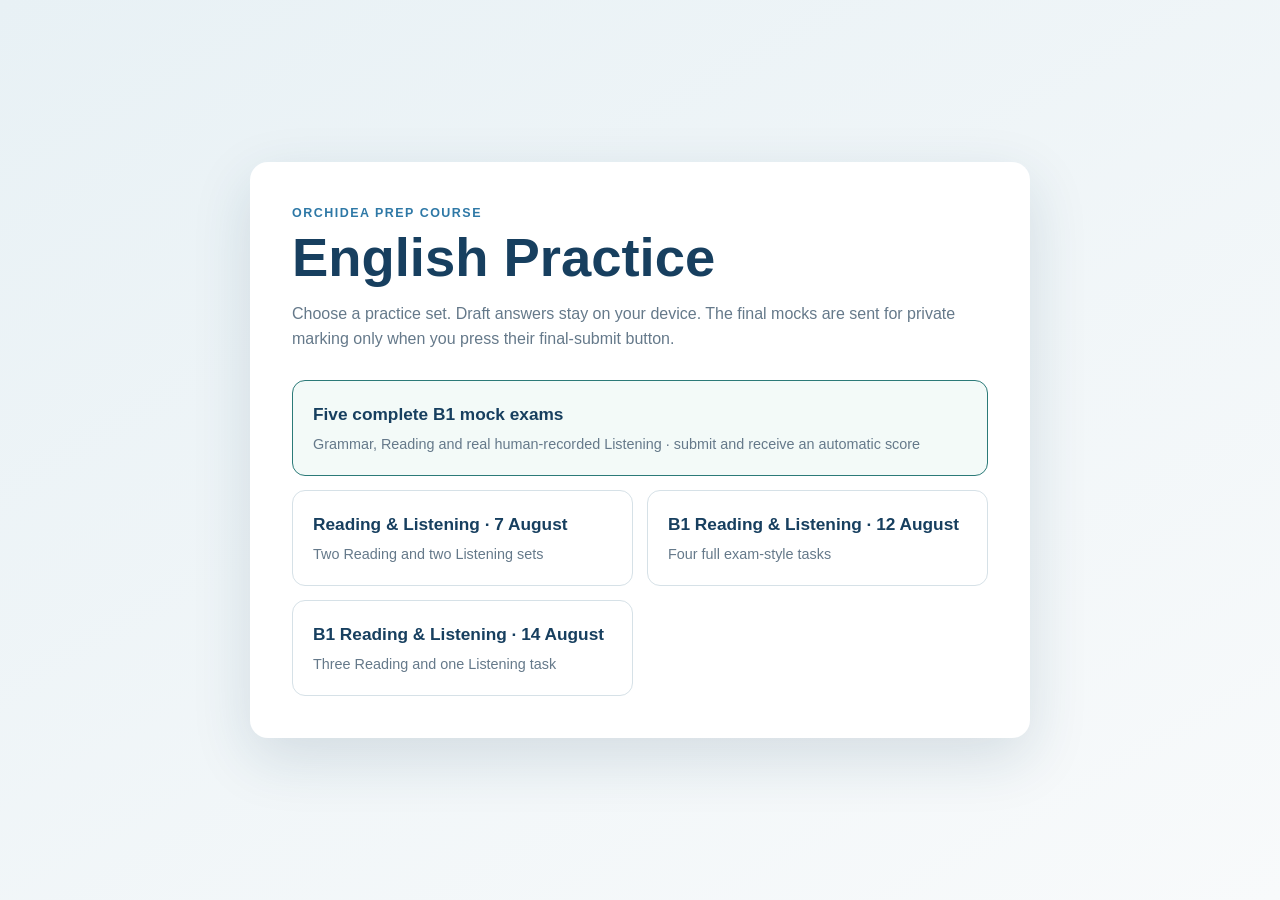
<file: index.html>
<!doctype html>
<html lang="en">
<head>
  <meta charset="utf-8">
  <meta name="viewport" content="width=device-width, initial-scale=1">
  <title>Orchidea English Practice</title>
  <style>
    :root{--ink:#193248;--muted:#65798a;--navy:#173f5f;--blue:#2e78a6;--teal:#2b7a78;--paper:#fff;--line:#d6e1e7}
    *{box-sizing:border-box}body{margin:0;min-height:100vh;display:grid;place-items:center;background:linear-gradient(150deg,#e8f1f5,#f8fafb);color:var(--ink);font:16px/1.55 -apple-system,BlinkMacSystemFont,"Segoe UI",Arial,sans-serif}
    main{width:min(780px,calc(100% - 24px));padding:42px;border-radius:18px;background:var(--paper);box-shadow:0 20px 60px rgba(23,63,95,.14)}.eyebrow{color:var(--blue);font-size:.78rem;font-weight:800;letter-spacing:.12em;text-transform:uppercase}h1{margin:.4rem 0 .7rem;color:var(--navy);font-size:clamp(2rem,6vw,3.4rem);line-height:1.04}p{color:var(--muted)}
    .routes{display:grid;grid-template-columns:repeat(2,1fr);gap:14px;margin-top:28px}.route{display:block;padding:20px;border:1px solid var(--line);border-radius:13px;color:var(--ink);text-decoration:none;transition:.15s}.route:hover,.route:focus{transform:translateY(-2px);border-color:var(--blue);outline:none;box-shadow:0 9px 24px rgba(46,120,166,.12)}.route b{display:block;color:var(--navy);font-size:1.08rem}.route span{display:block;margin-top:5px;color:var(--muted);font-size:.9rem}.route.latest{grid-column:1/-1;border-color:var(--teal);background:#f3faf8}
    @media(max-width:620px){main{padding:28px 21px}.routes{grid-template-columns:1fr}}
  </style>
</head>
<body>
<main>
  <div class="eyebrow">Orchidea Prep Course</div>
  <h1>English Practice</h1>
  <p>Choose a practice set. Draft answers stay on your device. The final mocks are sent for private marking only when you press their final-submit button.</p>
  <div class="routes">
    <a class="route latest" href="final-mocks/"><b>Five complete B1 mock exams</b><span>Grammar, Reading and real human-recorded Listening · submit and receive an automatic score</span></a>
    <a class="route" href="hm-0807/"><b>Reading &amp; Listening · 7 August</b><span>Two Reading and two Listening sets</span></a>
    <a class="route" href="hm-0812/"><b>B1 Reading &amp; Listening · 12 August</b><span>Four full exam-style tasks</span></a>
    <a class="route" href="hm-0814/"><b>B1 Reading &amp; Listening · 14 August</b><span>Three Reading and one Listening task</span></a>
  </div>
</main>
</body>
</html>
</file>
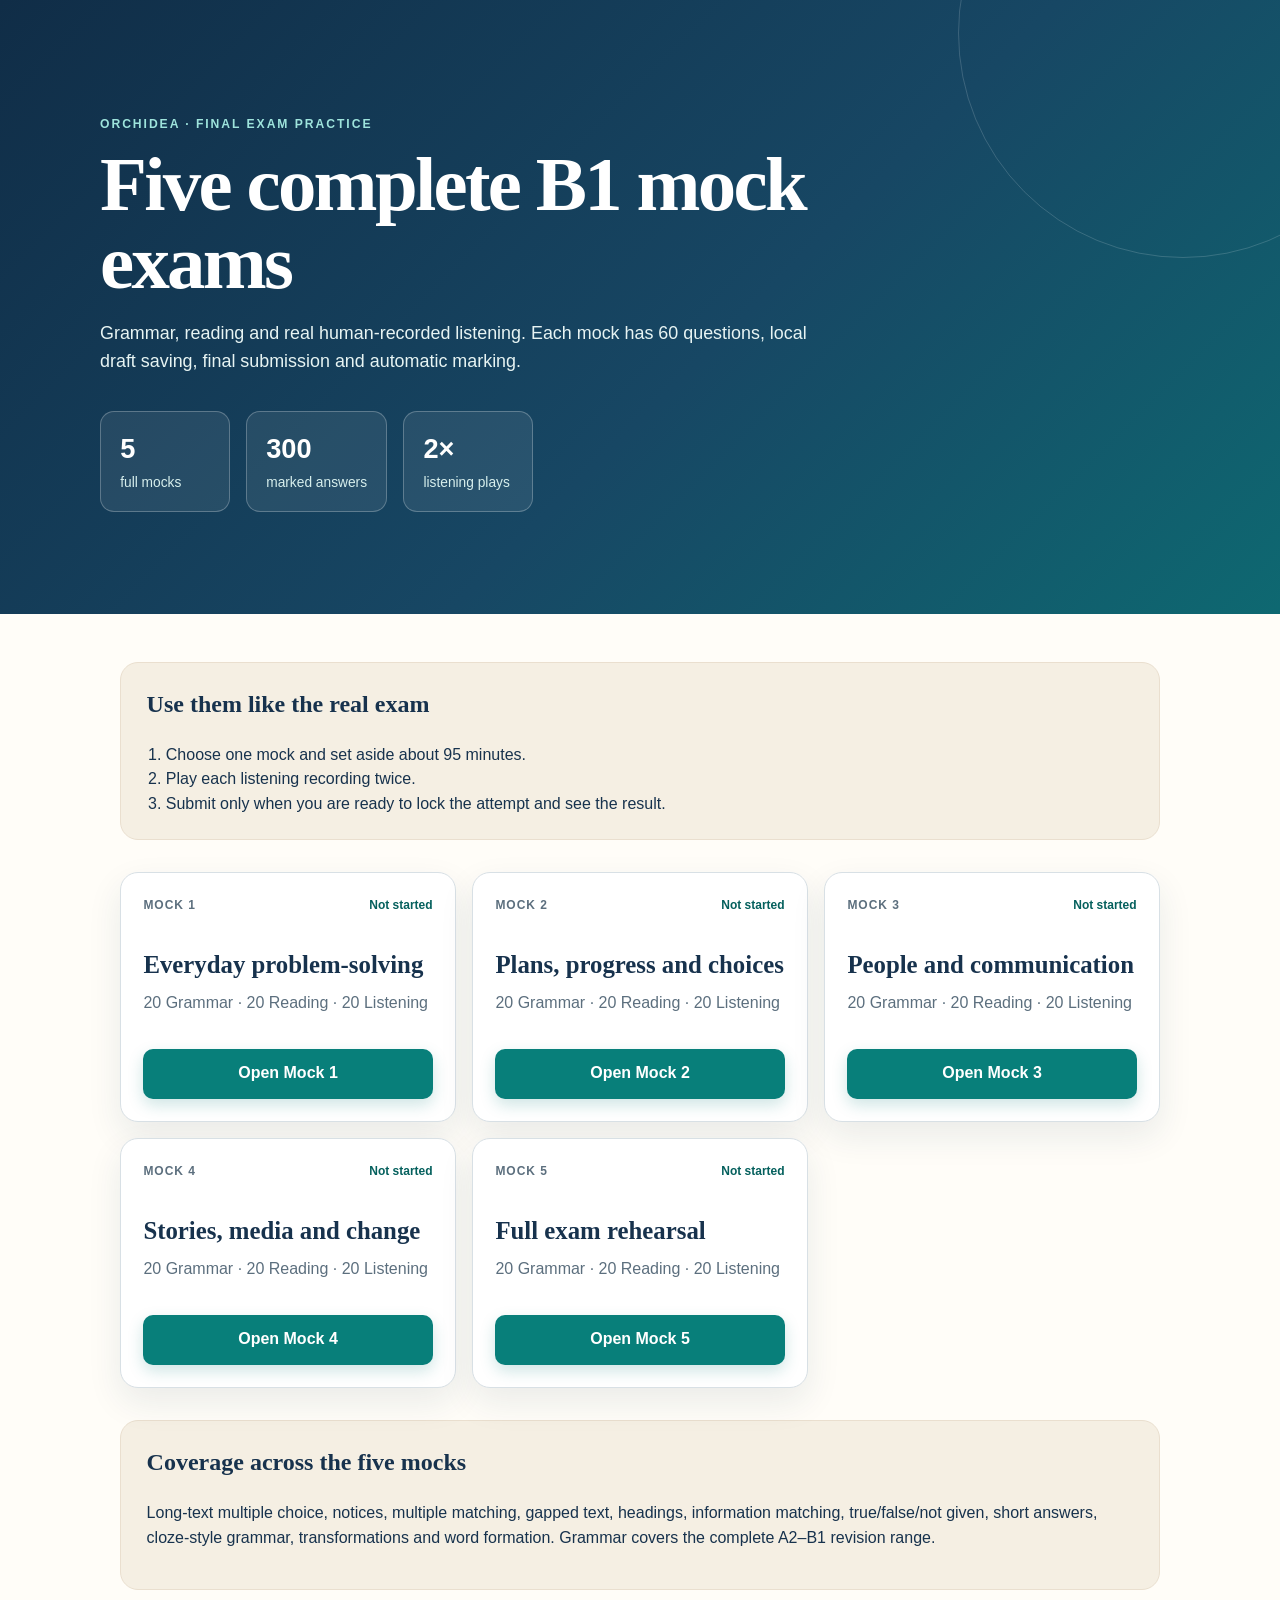
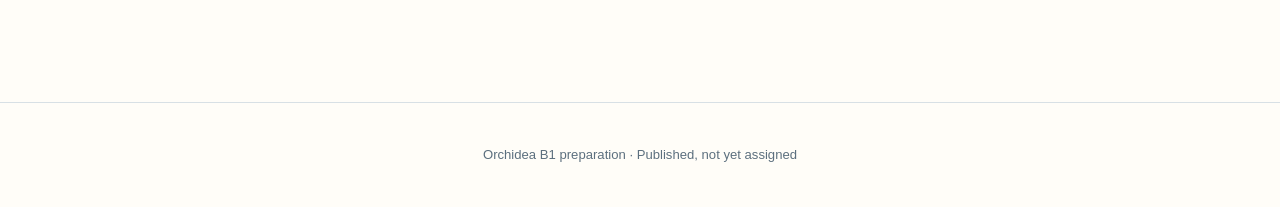
<file: final-mocks/index.html>
<!doctype html>
<html lang="en"><head><meta charset="utf-8"><meta name="viewport" content="width=device-width,initial-scale=1">
<meta name="description" content="Five complete B1 English mock exams with private submission and automatic marking."><title>Orchidea B1 Final Mock Exams</title>
<link rel="stylesheet" href="styles.css"></head>
<body><a class="skip-link" href="#mocks">Skip to mock exams</a><header class="hero"><p class="eyebrow">ORCHIDEA · FINAL EXAM PRACTICE</p><h1>Five complete B1 mock exams</h1><p>Grammar, reading and real human-recorded listening. Each mock has 60 questions, local draft saving, final submission and automatic marking.</p><div class="summary-grid"><div><strong>5</strong><span>full mocks</span></div><div><strong>300</strong><span>marked answers</span></div><div><strong>2×</strong><span>listening plays</span></div></div></header><main id="mocks"><section class="how"><h2>Use them like the real exam</h2><ol><li>Choose one mock and set aside about 95 minutes.</li><li>Play each listening recording twice.</li><li>Submit only when you are ready to lock the attempt and see the result.</li></ol></section><section class="mock-grid"><article class="mock-card" data-exam-id="orchidea-b1-mock-01-v1"><div><span>MOCK 1</span><strong class="status">Not started</strong></div><h2>Everyday problem-solving</h2><p>20 Grammar · 20 Reading · 20 Listening</p><a class="primary" href="mock-01/">Open Mock 1</a></article><article class="mock-card" data-exam-id="orchidea-b1-mock-02-v1"><div><span>MOCK 2</span><strong class="status">Not started</strong></div><h2>Plans, progress and choices</h2><p>20 Grammar · 20 Reading · 20 Listening</p><a class="primary" href="mock-02/">Open Mock 2</a></article><article class="mock-card" data-exam-id="orchidea-b1-mock-03-v1"><div><span>MOCK 3</span><strong class="status">Not started</strong></div><h2>People and communication</h2><p>20 Grammar · 20 Reading · 20 Listening</p><a class="primary" href="mock-03/">Open Mock 3</a></article><article class="mock-card" data-exam-id="orchidea-b1-mock-04-v1"><div><span>MOCK 4</span><strong class="status">Not started</strong></div><h2>Stories, media and change</h2><p>20 Grammar · 20 Reading · 20 Listening</p><a class="primary" href="mock-04/">Open Mock 4</a></article><article class="mock-card" data-exam-id="orchidea-b1-mock-05-v1"><div><span>MOCK 5</span><strong class="status">Not started</strong></div><h2>Full exam rehearsal</h2><p>20 Grammar · 20 Reading · 20 Listening</p><a class="primary" href="mock-05/">Open Mock 5</a></article></section><section class="scope"><h2>Coverage across the five mocks</h2><p>Long-text multiple choice, notices, multiple matching, gapped text, headings, information matching, true/false/not given, short answers, cloze-style grammar, transformations and word formation. Grammar covers the complete A2–B1 revision range.</p></section></main><footer><p>Orchidea B1 preparation · Published, not yet assigned</p></footer><script src="config.js"></script><script src="landing.js"></script></body></html>
</file>
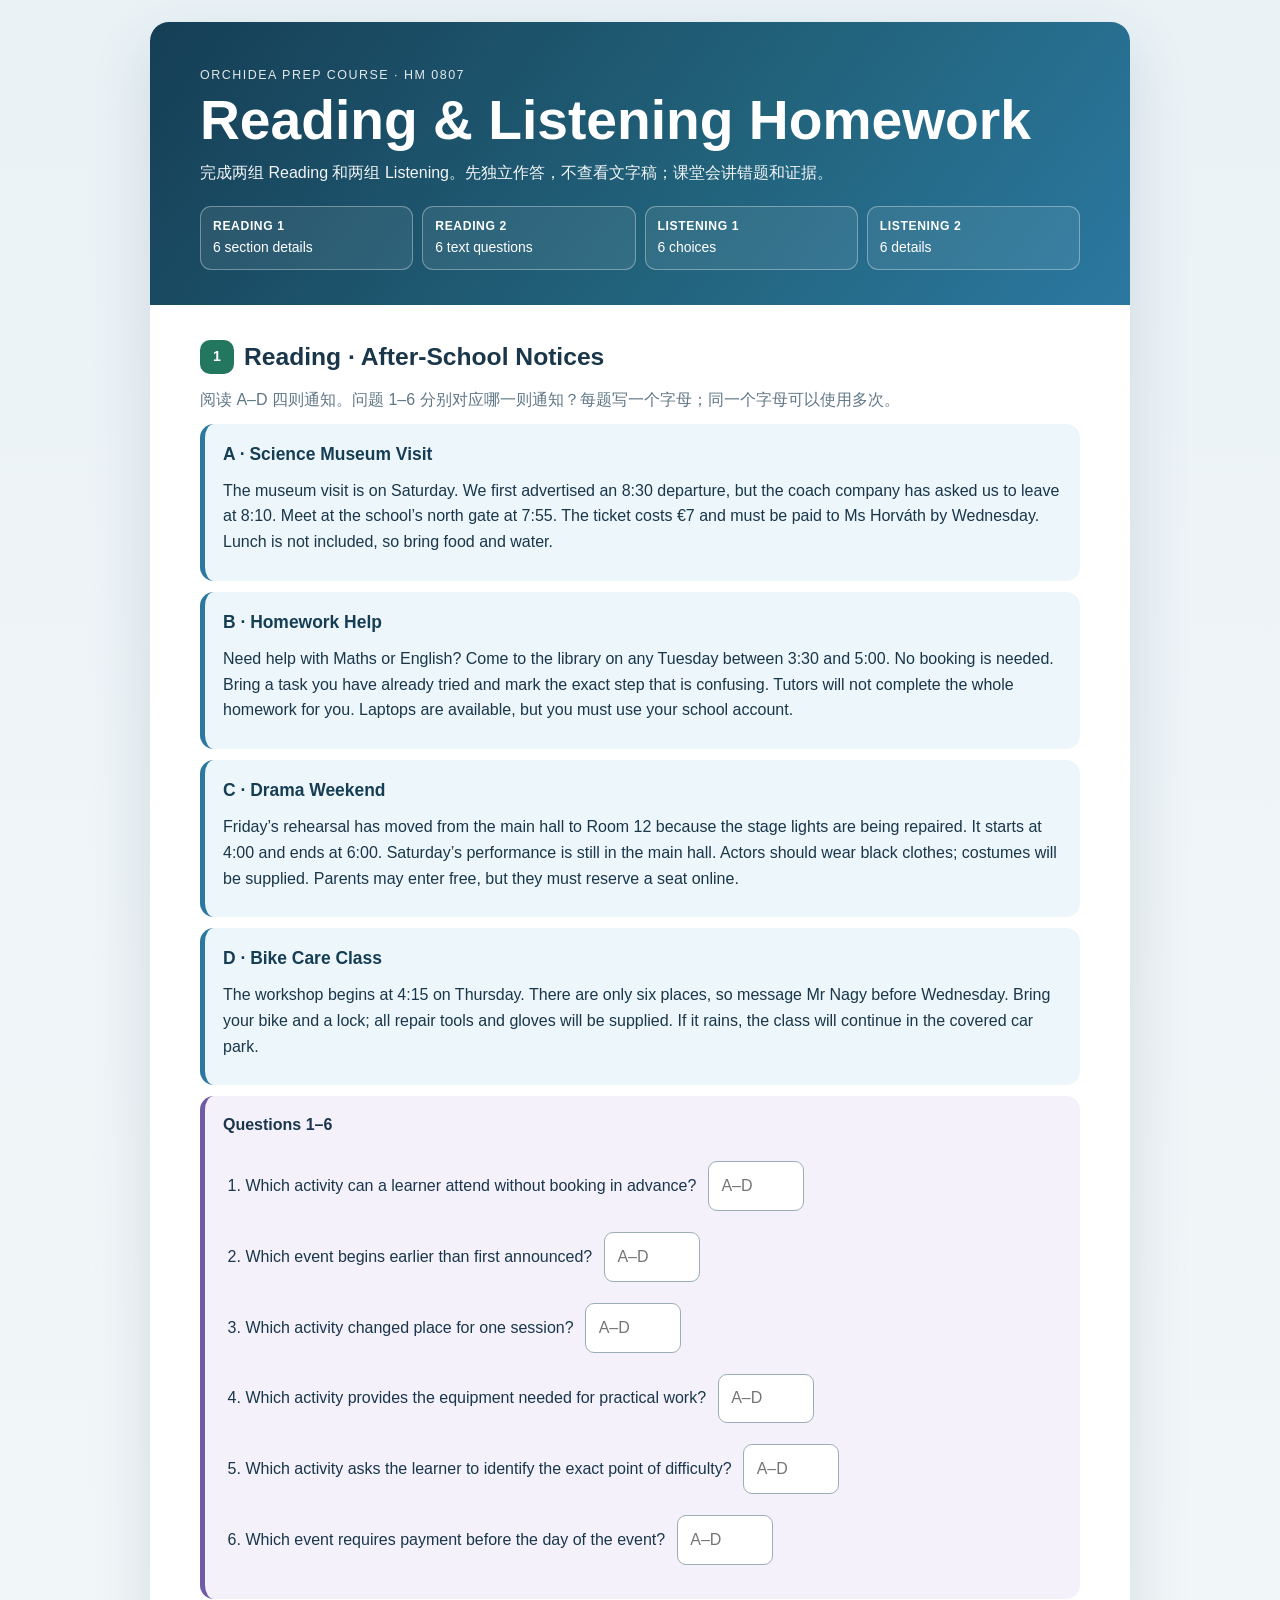
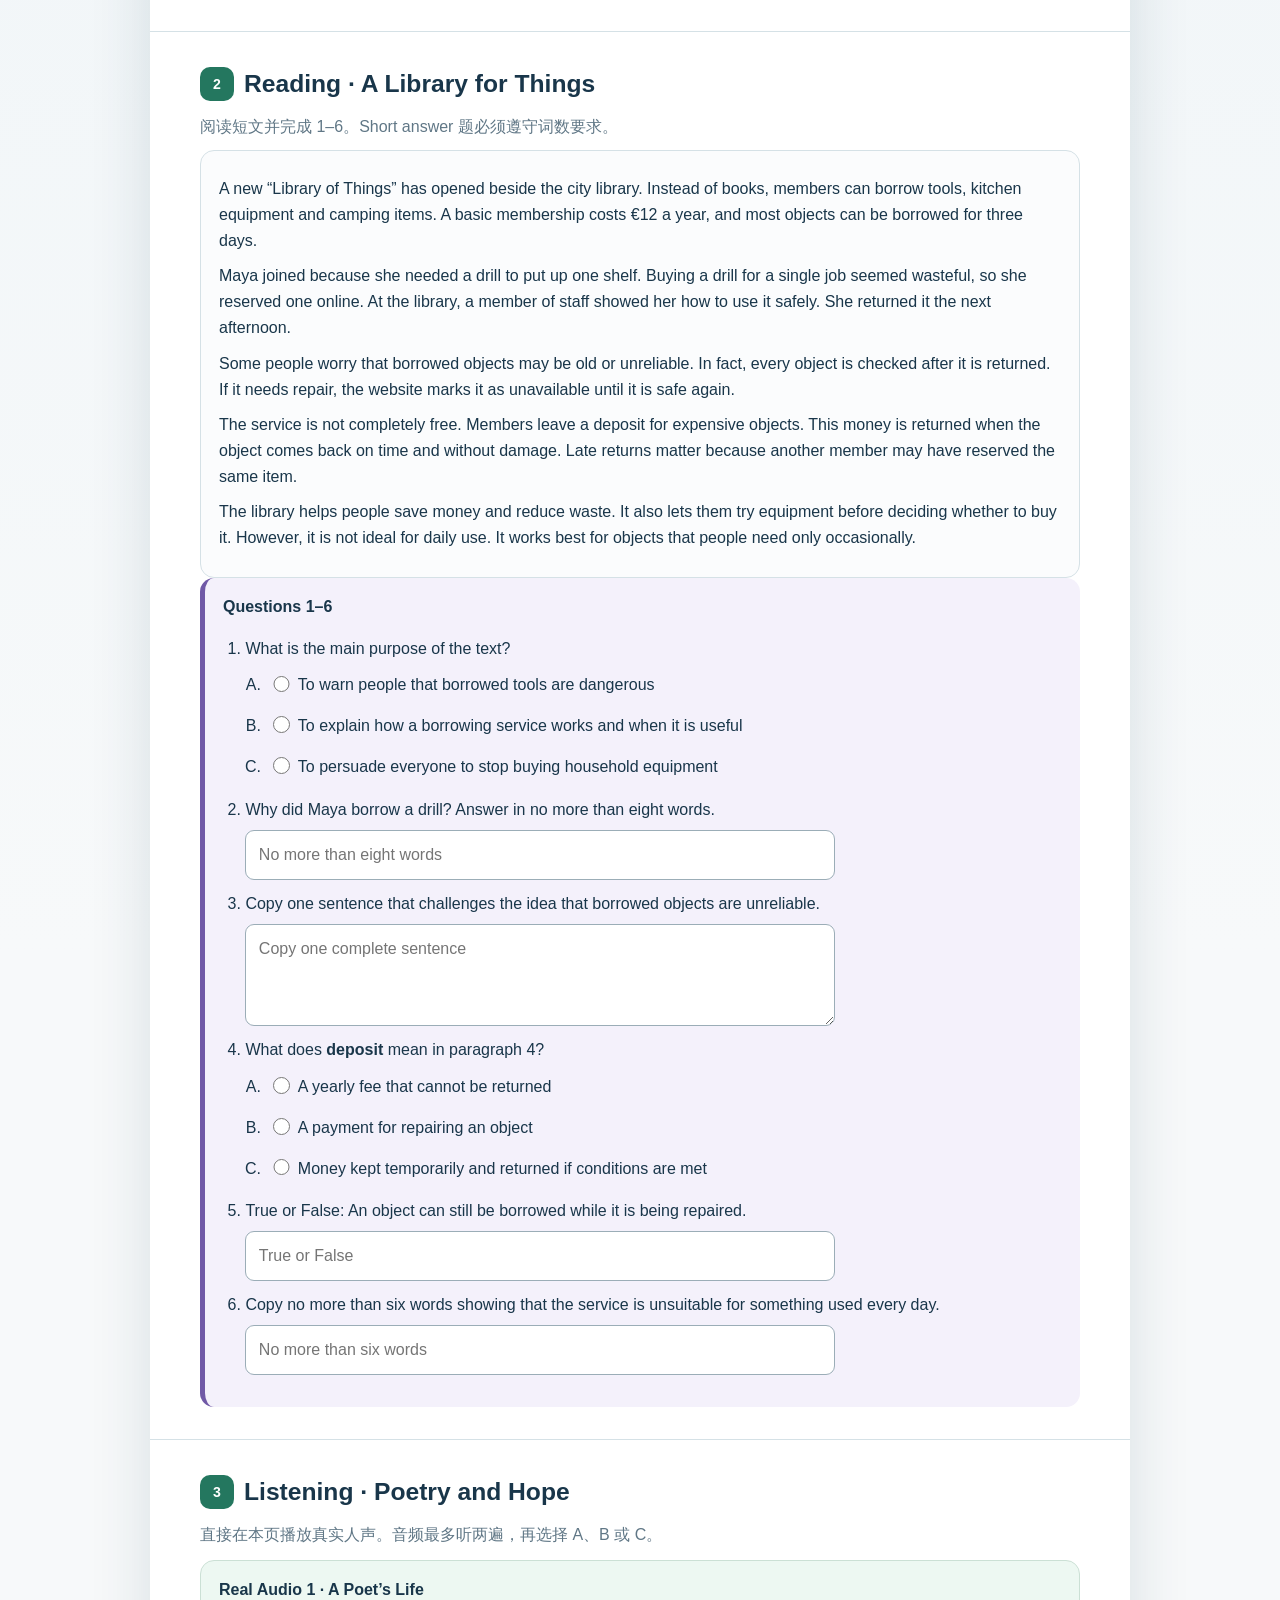
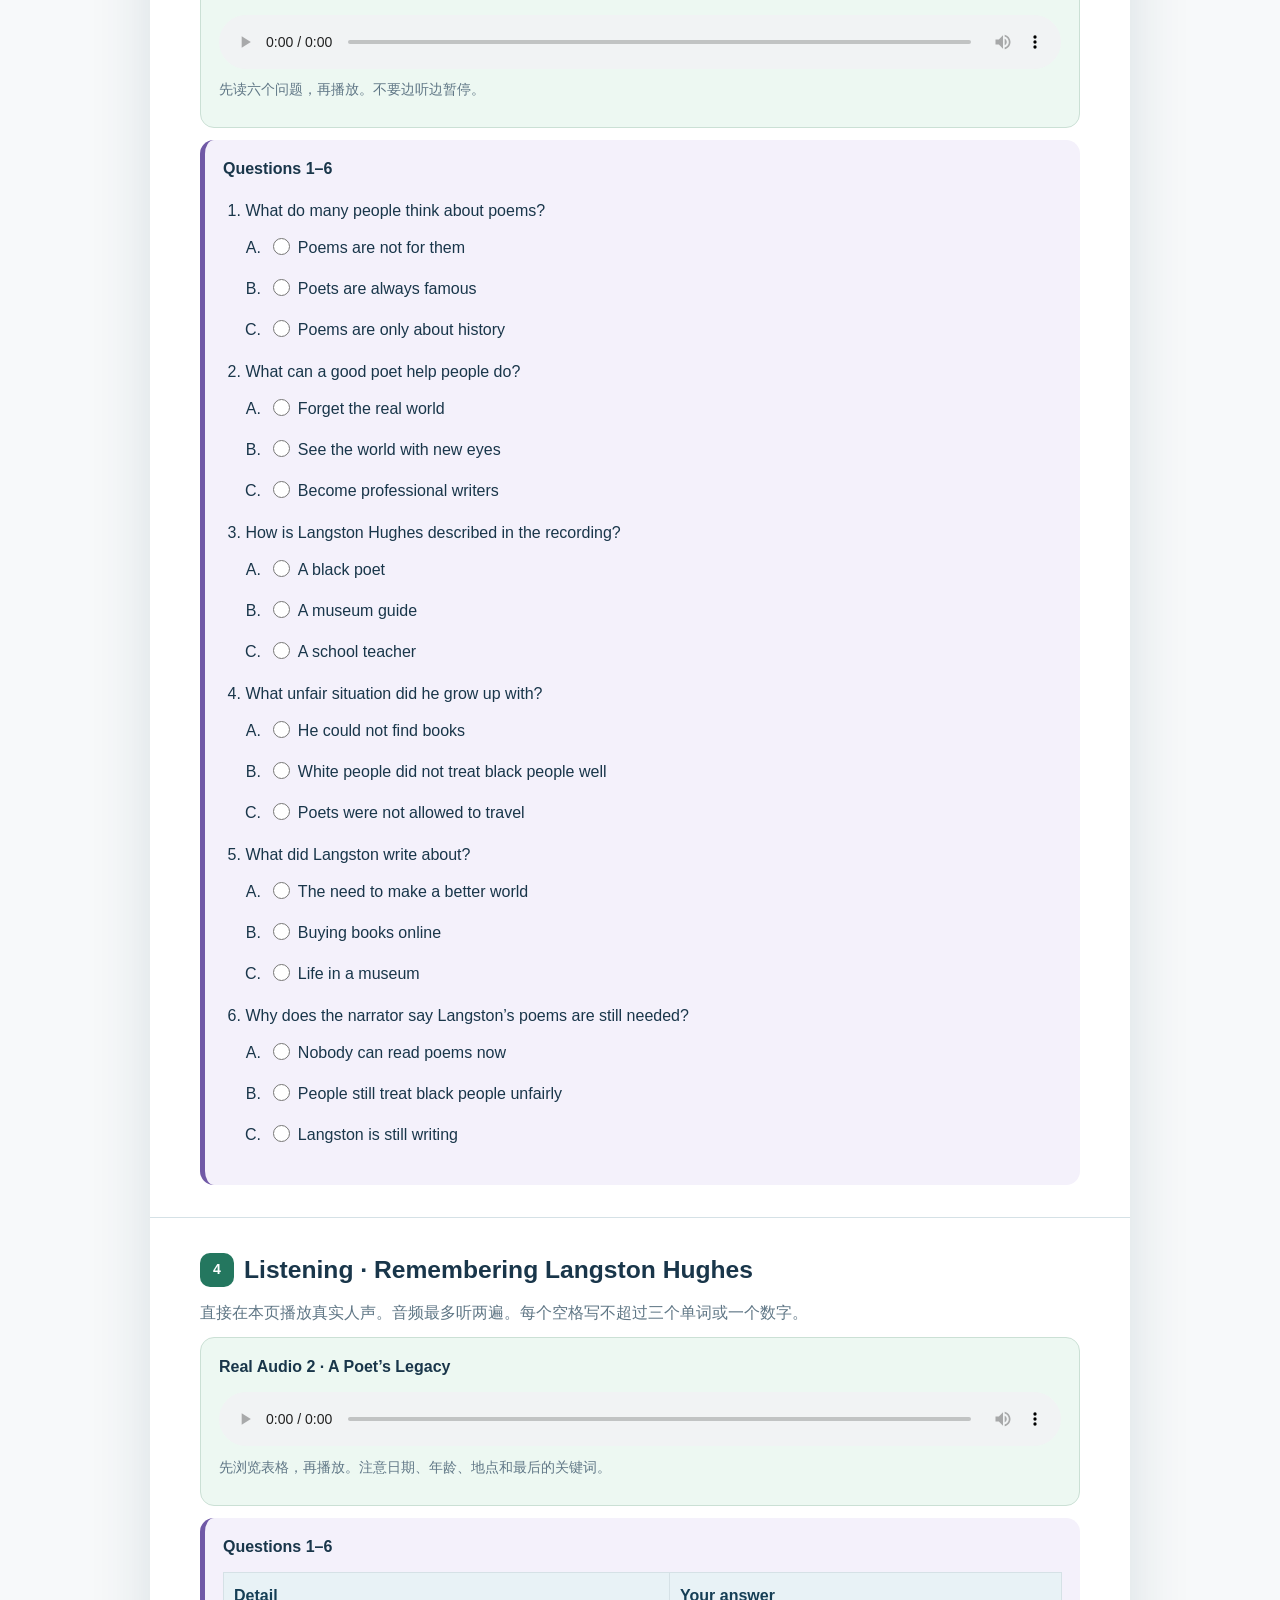
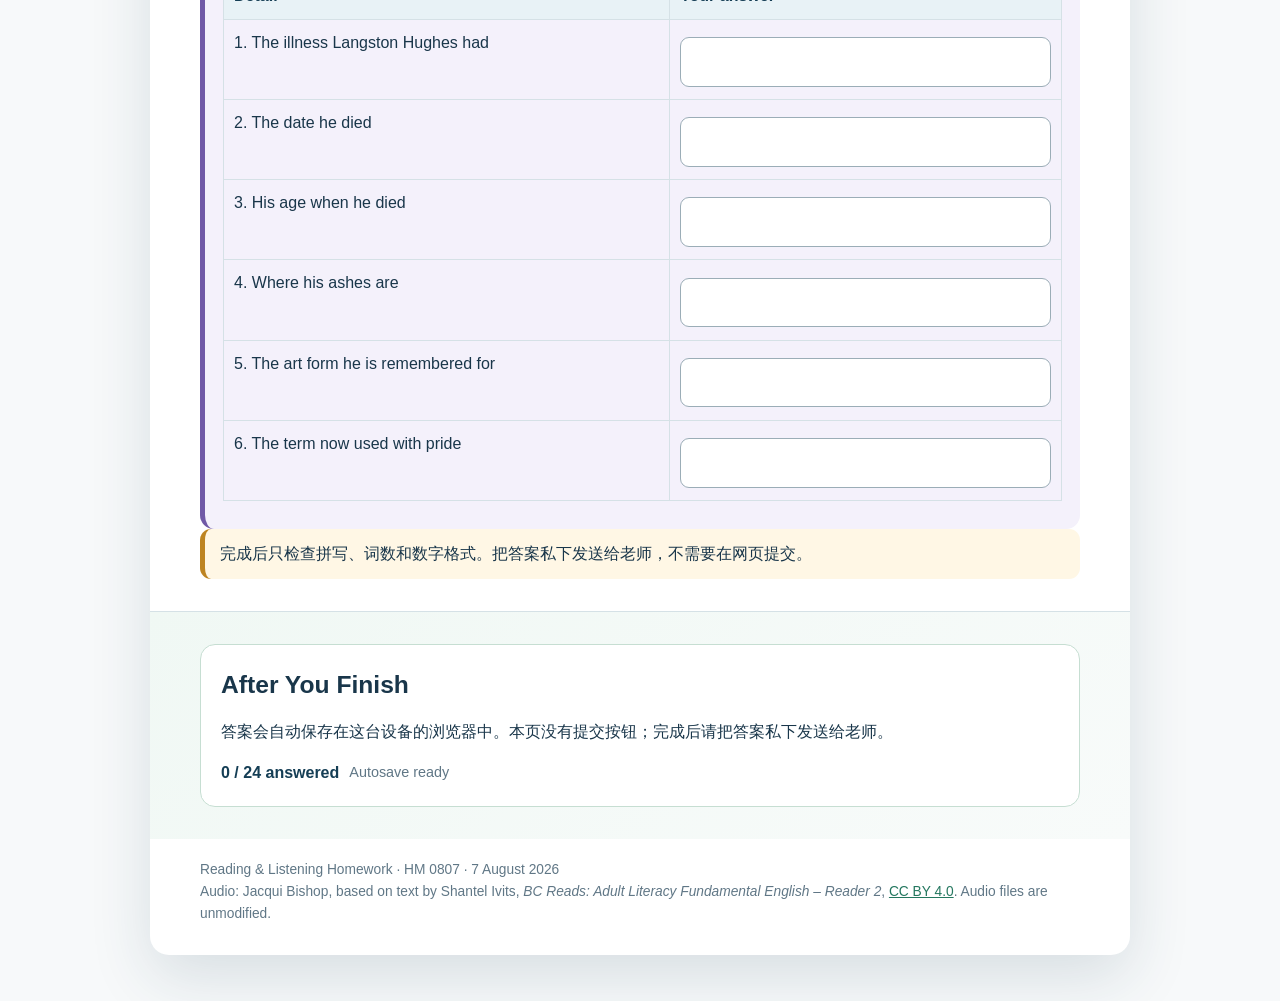
<file: hm-0807/index.html>
<!doctype html>
<html lang="zh-CN">
<head>
  <meta charset="utf-8">
  <meta name="viewport" content="width=device-width, initial-scale=1">
  <title>Reading &amp; Listening Homework · 7 August 2026</title>
  <style>
    :root{--ink:#19364a;--muted:#607786;--navy:#153e55;--blue:#2b78a0;--green:#24775f;--gold:#bd8422;--violet:#7059a6;--line:#d5e1e6;--paper:#fff;--bluewash:#edf6fa;--greenwash:#edf8f2;--goldwash:#fff7e5;--violetwash:#f4f1fb}
    *{box-sizing:border-box}body{margin:0;background:linear-gradient(180deg,#eaf2f6,#f7f9fa 44%);color:var(--ink);font:16px/1.62 -apple-system,BlinkMacSystemFont,"Segoe UI","PingFang SC","Microsoft YaHei",sans-serif}main{width:min(980px,calc(100% - 24px));margin:22px auto 46px;background:var(--paper);border-radius:19px;overflow:hidden;box-shadow:0 22px 62px rgba(30,67,88,.14)}header{padding:43px 50px 35px;color:#fff;background:linear-gradient(128deg,var(--navy),#22637c 58%,var(--blue))}.eyebrow{font-size:.78rem;letter-spacing:.12em;text-transform:uppercase;opacity:.88}h1{margin:.42rem 0 .65rem;font-size:clamp(2.05rem,5.5vw,3.45rem);line-height:1.04}header p{max-width:780px;margin:0;opacity:.95}.overview{display:grid;grid-template-columns:repeat(4,minmax(0,1fr));gap:9px;margin-top:20px}.overview div{padding:10px 12px;border:1px solid rgba(255,255,255,.34);border-radius:11px;background:rgba(255,255,255,.08);font-size:.87rem}.overview strong{display:block;font-size:.76rem;letter-spacing:.05em;text-transform:uppercase}section{padding:32px 50px;border-bottom:1px solid var(--line)}h2{display:flex;align-items:center;gap:10px;margin:0 0 14px;font-size:1.54rem}.num{display:inline-grid;place-items:center;flex:0 0 auto;width:34px;height:34px;border-radius:10px;background:var(--green);color:#fff;font-size:.88rem}h3{margin:23px 0 9px;color:var(--navy);font-size:1.09rem}p{margin:.6rem 0}.lead{color:var(--muted);margin-top:-4px}.text,.notice,.task,.audio-box,.answers{border-radius:14px;padding:16px 18px}.text{border:1px solid var(--line);background:#fbfcfd}.notice{border-left:5px solid var(--blue);background:var(--bluewash);margin:11px 0}.notice h3{margin:0 0 5px}.task{border-left:5px solid var(--violet);background:var(--violetwash)}.audio-box{border:1px solid #cbe0d5;background:var(--greenwash);margin:12px 0}.audio-box audio{display:block;width:100%;margin:.75rem 0 .3rem}.audio-credit a{color:var(--green)}.answers{min-height:92px;border:1.5px dashed #9badb7;background:#fcfefe;margin-top:12px}ol{padding-left:1.4rem}li{margin:.72rem 0}.choices{margin:.35rem 0 0;padding-left:1.25rem;list-style-type:upper-alpha}.choices li{margin:.3rem 0}.choices label{display:block;padding:.32rem .48rem;border-radius:8px;cursor:pointer}.choices label:hover{background:rgba(112,89,166,.09)}input[type="radio"]{width:1.05rem;height:1.05rem;margin:0 .5rem 0 0;vertical-align:-.12rem;accent-color:var(--violet)}.answer-input{display:block;width:min(100%,590px);margin:.45rem 0 .15rem;padding:.68rem .78rem;border:1.5px solid #9badb7;border-radius:9px;background:#fff;color:var(--ink);font:inherit}.answer-input.short{display:inline-block;width:6rem;margin-left:.45rem;text-transform:uppercase}.answer-input:focus,input[type="radio"]:focus-visible{outline:3px solid rgba(43,120,160,.25);border-color:var(--blue)}.print-blank{display:none}.small{font-size:.9rem;color:var(--muted)}.rule{padding:12px 15px;border-radius:11px;background:var(--goldwash);border-left:5px solid var(--gold)}table{display:table;width:100%;border-collapse:collapse;margin:12px 0}th,td{border:1px solid var(--line);padding:10px;text-align:left;vertical-align:top}th{background:#e8f2f6;color:var(--navy)}.finish{background:linear-gradient(145deg,#f0f8f4,#f8fbfa);border-bottom:0}.finish-card{padding:20px;border:1px solid #c6ded2;border-radius:15px;background:#fff}.finish-actions{display:flex;flex-wrap:wrap;gap:10px;align-items:center;margin-top:15px}.progress{font-weight:800;color:var(--navy)}.save-state{color:var(--muted);font-size:.9rem}footer{padding:20px 50px 29px;color:var(--muted);font-size:.86rem}
    @media(max-width:760px){header,section,footer{padding-left:21px;padding-right:21px}.overview{grid-template-columns:repeat(2,1fr)}main{width:min(100% - 14px,980px);margin-top:7px;border-radius:12px}h1{overflow-wrap:anywhere}table{display:block;overflow-x:auto}.answer-input.short{display:block;width:100%;margin-left:0}.finish-actions{align-items:stretch}}
    @media print{@page{margin:12mm}body{background:#fff;font-size:10.5pt}main{width:100%;margin:0;box-shadow:none;border-radius:0}header{padding:25px 32px}section{padding:22px 32px}.text,.notice,.task,.audio-box{break-inside:avoid}.answers{min-height:70px}.finish{display:none}.print-blank{display:inline}.answer-input{border:0;border-bottom:1px solid #555;border-radius:0;padding:.15rem;background:transparent}}
  </style>
</head>
<body>
<main>
  <header>
    <div class="eyebrow">Orchidea Prep Course · HM 0807</div>
    <h1>Reading &amp; Listening Homework</h1>
    <p>完成两组 Reading 和两组 Listening。先独立作答，不查看文字稿；课堂会讲错题和证据。</p>
    <div class="overview">
      <div><strong>Reading 1</strong>6 section details</div>
      <div><strong>Reading 2</strong>6 text questions</div>
      <div><strong>Listening 1</strong>6 choices</div>
      <div><strong>Listening 2</strong>6 details</div>
    </div>
  </header>

  <section>
    <h2><span class="num">1</span>Reading · After-School Notices</h2>
    <p class="lead">阅读 A–D 四则通知。问题 1–6 分别对应哪一则通知？每题写一个字母；同一个字母可以使用多次。</p>

    <div class="notice">
      <h3>A · Science Museum Visit</h3>
      <p>The museum visit is on Saturday. We first advertised an 8:30 departure, but the coach company has asked us to leave at 8:10. Meet at the school’s north gate at 7:55. The ticket costs €7 and must be paid to Ms Horváth by Wednesday. Lunch is not included, so bring food and water.</p>
    </div>
    <div class="notice">
      <h3>B · Homework Help</h3>
      <p>Need help with Maths or English? Come to the library on any Tuesday between 3:30 and 5:00. No booking is needed. Bring a task you have already tried and mark the exact step that is confusing. Tutors will not complete the whole homework for you. Laptops are available, but you must use your school account.</p>
    </div>
    <div class="notice">
      <h3>C · Drama Weekend</h3>
      <p>Friday’s rehearsal has moved from the main hall to Room 12 because the stage lights are being repaired. It starts at 4:00 and ends at 6:00. Saturday’s performance is still in the main hall. Actors should wear black clothes; costumes will be supplied. Parents may enter free, but they must reserve a seat online.</p>
    </div>
    <div class="notice">
      <h3>D · Bike Care Class</h3>
      <p>The workshop begins at 4:15 on Thursday. There are only six places, so message Mr Nagy before Wednesday. Bring your bike and a lock; all repair tools and gloves will be supplied. If it rains, the class will continue in the covered car park.</p>
    </div>

    <div class="task" data-prompt-id="reading-1">
      <strong>Questions 1–6</strong>
      <ol>
        <li>Which activity can a learner attend without booking in advance? <span class="print-blank">______</span><input class="answer-input short" name="r1q1" maxlength="1" autocomplete="off" aria-label="Reading 1 question 1 answer" placeholder="A–D"></li>
        <li>Which event begins earlier than first announced? <span class="print-blank">______</span><input class="answer-input short" name="r1q2" maxlength="1" autocomplete="off" aria-label="Reading 1 question 2 answer" placeholder="A–D"></li>
        <li>Which activity changed place for one session? <span class="print-blank">______</span><input class="answer-input short" name="r1q3" maxlength="1" autocomplete="off" aria-label="Reading 1 question 3 answer" placeholder="A–D"></li>
        <li>Which activity provides the equipment needed for practical work? <span class="print-blank">______</span><input class="answer-input short" name="r1q4" maxlength="1" autocomplete="off" aria-label="Reading 1 question 4 answer" placeholder="A–D"></li>
        <li>Which activity asks the learner to identify the exact point of difficulty? <span class="print-blank">______</span><input class="answer-input short" name="r1q5" maxlength="1" autocomplete="off" aria-label="Reading 1 question 5 answer" placeholder="A–D"></li>
        <li>Which event requires payment before the day of the event? <span class="print-blank">______</span><input class="answer-input short" name="r1q6" maxlength="1" autocomplete="off" aria-label="Reading 1 question 6 answer" placeholder="A–D"></li>
      </ol>
    </div>
  </section>

  <section>
    <h2><span class="num">2</span>Reading · A Library for Things</h2>
    <p class="lead">阅读短文并完成 1–6。Short answer 题必须遵守词数要求。</p>
    <div class="text">
      <p>A new “Library of Things” has opened beside the city library. Instead of books, members can borrow tools, kitchen equipment and camping items. A basic membership costs €12 a year, and most objects can be borrowed for three days.</p>
      <p>Maya joined because she needed a drill to put up one shelf. Buying a drill for a single job seemed wasteful, so she reserved one online. At the library, a member of staff showed her how to use it safely. She returned it the next afternoon.</p>
      <p>Some people worry that borrowed objects may be old or unreliable. In fact, every object is checked after it is returned. If it needs repair, the website marks it as unavailable until it is safe again.</p>
      <p>The service is not completely free. Members leave a deposit for expensive objects. This money is returned when the object comes back on time and without damage. Late returns matter because another member may have reserved the same item.</p>
      <p>The library helps people save money and reduce waste. It also lets them try equipment before deciding whether to buy it. However, it is not ideal for daily use. It works best for objects that people need only occasionally.</p>
    </div>

    <div class="task" data-prompt-id="reading-2">
      <strong>Questions 1–6</strong>
      <ol>
        <li>What is the main purpose of the text?
          <ol class="choices"><li><label><input type="radio" name="r2q1" value="A">To warn people that borrowed tools are dangerous</label></li><li><label><input type="radio" name="r2q1" value="B">To explain how a borrowing service works and when it is useful</label></li><li><label><input type="radio" name="r2q1" value="C">To persuade everyone to stop buying household equipment</label></li></ol>
        </li>
        <li>Why did Maya borrow a drill? Answer in no more than eight words. <span class="print-blank">______________________________</span><input class="answer-input" name="r2q2" autocomplete="off" aria-label="Reading 2 question 2 answer" placeholder="No more than eight words"></li>
        <li>Copy one sentence that challenges the idea that borrowed objects are unreliable. <span class="print-blank">______________________________</span><textarea class="answer-input" name="r2q3" rows="3" aria-label="Reading 2 question 3 answer" placeholder="Copy one complete sentence"></textarea></li>
        <li>What does <strong>deposit</strong> mean in paragraph 4?
          <ol class="choices"><li><label><input type="radio" name="r2q4" value="A">A yearly fee that cannot be returned</label></li><li><label><input type="radio" name="r2q4" value="B">A payment for repairing an object</label></li><li><label><input type="radio" name="r2q4" value="C">Money kept temporarily and returned if conditions are met</label></li></ol>
        </li>
        <li>True or False: An object can still be borrowed while it is being repaired. <span class="print-blank">______</span><input class="answer-input" name="r2q5" autocomplete="off" aria-label="Reading 2 question 5 answer" placeholder="True or False"></li>
        <li>Copy no more than six words showing that the service is unsuitable for something used every day. <span class="print-blank">______________________________</span><input class="answer-input" name="r2q6" autocomplete="off" aria-label="Reading 2 question 6 answer" placeholder="No more than six words"></li>
      </ol>
    </div>
  </section>

  <section>
    <h2><span class="num">3</span>Listening · Poetry and Hope</h2>
    <p class="lead">直接在本页播放真实人声。音频最多听两遍，再选择 A、B 或 C。</p>
    <div class="audio-box">
      <strong>Real Audio 1 · A Poet’s Life</strong>
      <audio controls preload="metadata">
        <source src="audio/listening-1-poetry-and-hope.m4a" type="audio/mp4">
        Your browser does not support the audio player.
      </audio>
      <p class="small">先读六个问题，再播放。不要边听边暂停。</p>
    </div>
    <div class="task" data-prompt-id="listening-1">
      <strong>Questions 1–6</strong>
      <ol>
        <li>What do many people think about poems?
          <ol class="choices"><li><label><input type="radio" name="l1q1" value="A">Poems are not for them</label></li><li><label><input type="radio" name="l1q1" value="B">Poets are always famous</label></li><li><label><input type="radio" name="l1q1" value="C">Poems are only about history</label></li></ol>
        </li>
        <li>What can a good poet help people do?
          <ol class="choices"><li><label><input type="radio" name="l1q2" value="A">Forget the real world</label></li><li><label><input type="radio" name="l1q2" value="B">See the world with new eyes</label></li><li><label><input type="radio" name="l1q2" value="C">Become professional writers</label></li></ol>
        </li>
        <li>How is Langston Hughes described in the recording?
          <ol class="choices"><li><label><input type="radio" name="l1q3" value="A">A black poet</label></li><li><label><input type="radio" name="l1q3" value="B">A museum guide</label></li><li><label><input type="radio" name="l1q3" value="C">A school teacher</label></li></ol>
        </li>
        <li>What unfair situation did he grow up with?
          <ol class="choices"><li><label><input type="radio" name="l1q4" value="A">He could not find books</label></li><li><label><input type="radio" name="l1q4" value="B">White people did not treat black people well</label></li><li><label><input type="radio" name="l1q4" value="C">Poets were not allowed to travel</label></li></ol>
        </li>
        <li>What did Langston write about?
          <ol class="choices"><li><label><input type="radio" name="l1q5" value="A">The need to make a better world</label></li><li><label><input type="radio" name="l1q5" value="B">Buying books online</label></li><li><label><input type="radio" name="l1q5" value="C">Life in a museum</label></li></ol>
        </li>
        <li>Why does the narrator say Langston’s poems are still needed?
          <ol class="choices"><li><label><input type="radio" name="l1q6" value="A">Nobody can read poems now</label></li><li><label><input type="radio" name="l1q6" value="B">People still treat black people unfairly</label></li><li><label><input type="radio" name="l1q6" value="C">Langston is still writing</label></li></ol>
        </li>
      </ol>
    </div>
  </section>

  <section>
    <h2><span class="num">4</span>Listening · Remembering Langston Hughes</h2>
    <p class="lead">直接在本页播放真实人声。音频最多听两遍。每个空格写不超过三个单词或一个数字。</p>
    <div class="audio-box">
      <strong>Real Audio 2 · A Poet’s Legacy</strong>
      <audio controls preload="metadata">
        <source src="audio/listening-2-langston-legacy.m4a" type="audio/mp4">
        Your browser does not support the audio player.
      </audio>
      <p class="small">先浏览表格，再播放。注意日期、年龄、地点和最后的关键词。</p>
    </div>
    <div class="task" data-prompt-id="listening-2">
      <strong>Questions 1–6</strong>
      <table>
        <thead><tr><th>Detail</th><th>Your answer</th></tr></thead>
        <tbody>
          <tr><td>1. The illness Langston Hughes had</td><td><span class="print-blank">________________</span><input class="answer-input" name="l2q1" autocomplete="off" aria-label="Listening 2 question 1 answer"></td></tr>
          <tr><td>2. The date he died</td><td><span class="print-blank">________________</span><input class="answer-input" name="l2q2" autocomplete="off" aria-label="Listening 2 question 2 answer"></td></tr>
          <tr><td>3. His age when he died</td><td><span class="print-blank">________________</span><input class="answer-input" name="l2q3" autocomplete="off" aria-label="Listening 2 question 3 answer"></td></tr>
          <tr><td>4. Where his ashes are</td><td><span class="print-blank">________________</span><input class="answer-input" name="l2q4" autocomplete="off" aria-label="Listening 2 question 4 answer"></td></tr>
          <tr><td>5. The art form he is remembered for</td><td><span class="print-blank">________________</span><input class="answer-input" name="l2q5" autocomplete="off" aria-label="Listening 2 question 5 answer"></td></tr>
          <tr><td>6. The term now used with pride</td><td><span class="print-blank">________________</span><input class="answer-input" name="l2q6" autocomplete="off" aria-label="Listening 2 question 6 answer"></td></tr>
        </tbody>
      </table>
    </div>
    <div class="rule">完成后只检查拼写、词数和数字格式。把答案私下发送给老师，不需要在网页提交。</div>
  </section>

  <section class="finish" aria-labelledby="finish-title">
    <div class="finish-card">
      <h2 id="finish-title">After You Finish</h2>
      <p>答案会自动保存在这台设备的浏览器中。本页没有提交按钮；完成后请把答案私下发送给老师。</p>
      <div class="finish-actions">
        <span class="progress" id="progress">0 / 24 answered</span>
        <span class="save-state" id="save-state" aria-live="polite">Autosave ready</span>
      </div>
    </div>
  </section>

  <footer>Reading &amp; Listening Homework · HM 0807 · 7 August 2026<br><span class="audio-credit">Audio: Jacqui Bishop, based on text by Shantel Ivits, <em>BC Reads: Adult Literacy Fundamental English – Reader 2</em>, <a href="https://creativecommons.org/licenses/by/4.0/" target="_blank" rel="license noopener">CC BY 4.0</a>. Audio files are unmodified.</span></footer>
</main>
<script>
  (() => {
    const storageKey = 'orchidea-hm-0807-v2';
    const questionNames = [
      'r1q1','r1q2','r1q3','r1q4','r1q5','r1q6',
      'r2q1','r2q2','r2q3','r2q4','r2q5','r2q6',
      'l1q1','l1q2','l1q3','l1q4','l1q5','l1q6',
      'l2q1','l2q2','l2q3','l2q4','l2q5','l2q6'
    ];
    const progress = document.getElementById('progress');
    const saveState = document.getElementById('save-state');
    let saved = { answers: {} };

    const answerFor = (name) => {
      const controls = [...document.querySelectorAll(`[name="${name}"]`)];
      if (!controls.length) return '';
      if (controls[0].type === 'radio') {
        const checked = controls.find((control) => control.checked);
        return checked ? checked.value : '';
      }
      return controls[0].value.trim();
    };

    const collectAnswers = () => Object.fromEntries(questionNames.map((name) => [name, answerFor(name)]));

    const updateProgress = () => {
      const answers = collectAnswers();
      const answered = questionNames.filter((name) => answers[name]).length;
      progress.textContent = `${answered} / 24 answered`;
      return { answers, answered };
    };

    const persist = () => {
      const { answers } = updateProgress();
      saved = { answers };
      try {
        localStorage.setItem(storageKey, JSON.stringify(saved));
        saveState.textContent = `Saved on this device · ${new Date().toLocaleTimeString([], {hour:'2-digit', minute:'2-digit'})}`;
      } catch (error) {
        saveState.textContent = 'This browser blocked autosave';
      }
    };

    const restore = () => {
      try {
        const parsed = JSON.parse(localStorage.getItem(storageKey) || '{}');
        saved = { answers: parsed.answers || {} };
      } catch (error) {
        saved = { answers: {} };
      }
      Object.entries(saved.answers).forEach(([name, value]) => {
        const controls = [...document.querySelectorAll(`[name="${name}"]`)];
        if (!controls.length) return;
        if (controls[0].type === 'radio') {
          const target = controls.find((control) => control.value === value);
          if (target) target.checked = true;
        } else {
          controls[0].value = value;
        }
      });
      updateProgress();
    };

    document.querySelectorAll('input[name], textarea[name]').forEach((control) => {
      control.addEventListener(control.type === 'radio' ? 'change' : 'input', persist);
    });

    restore();
  })();
</script>
</body>
</html>
</file>
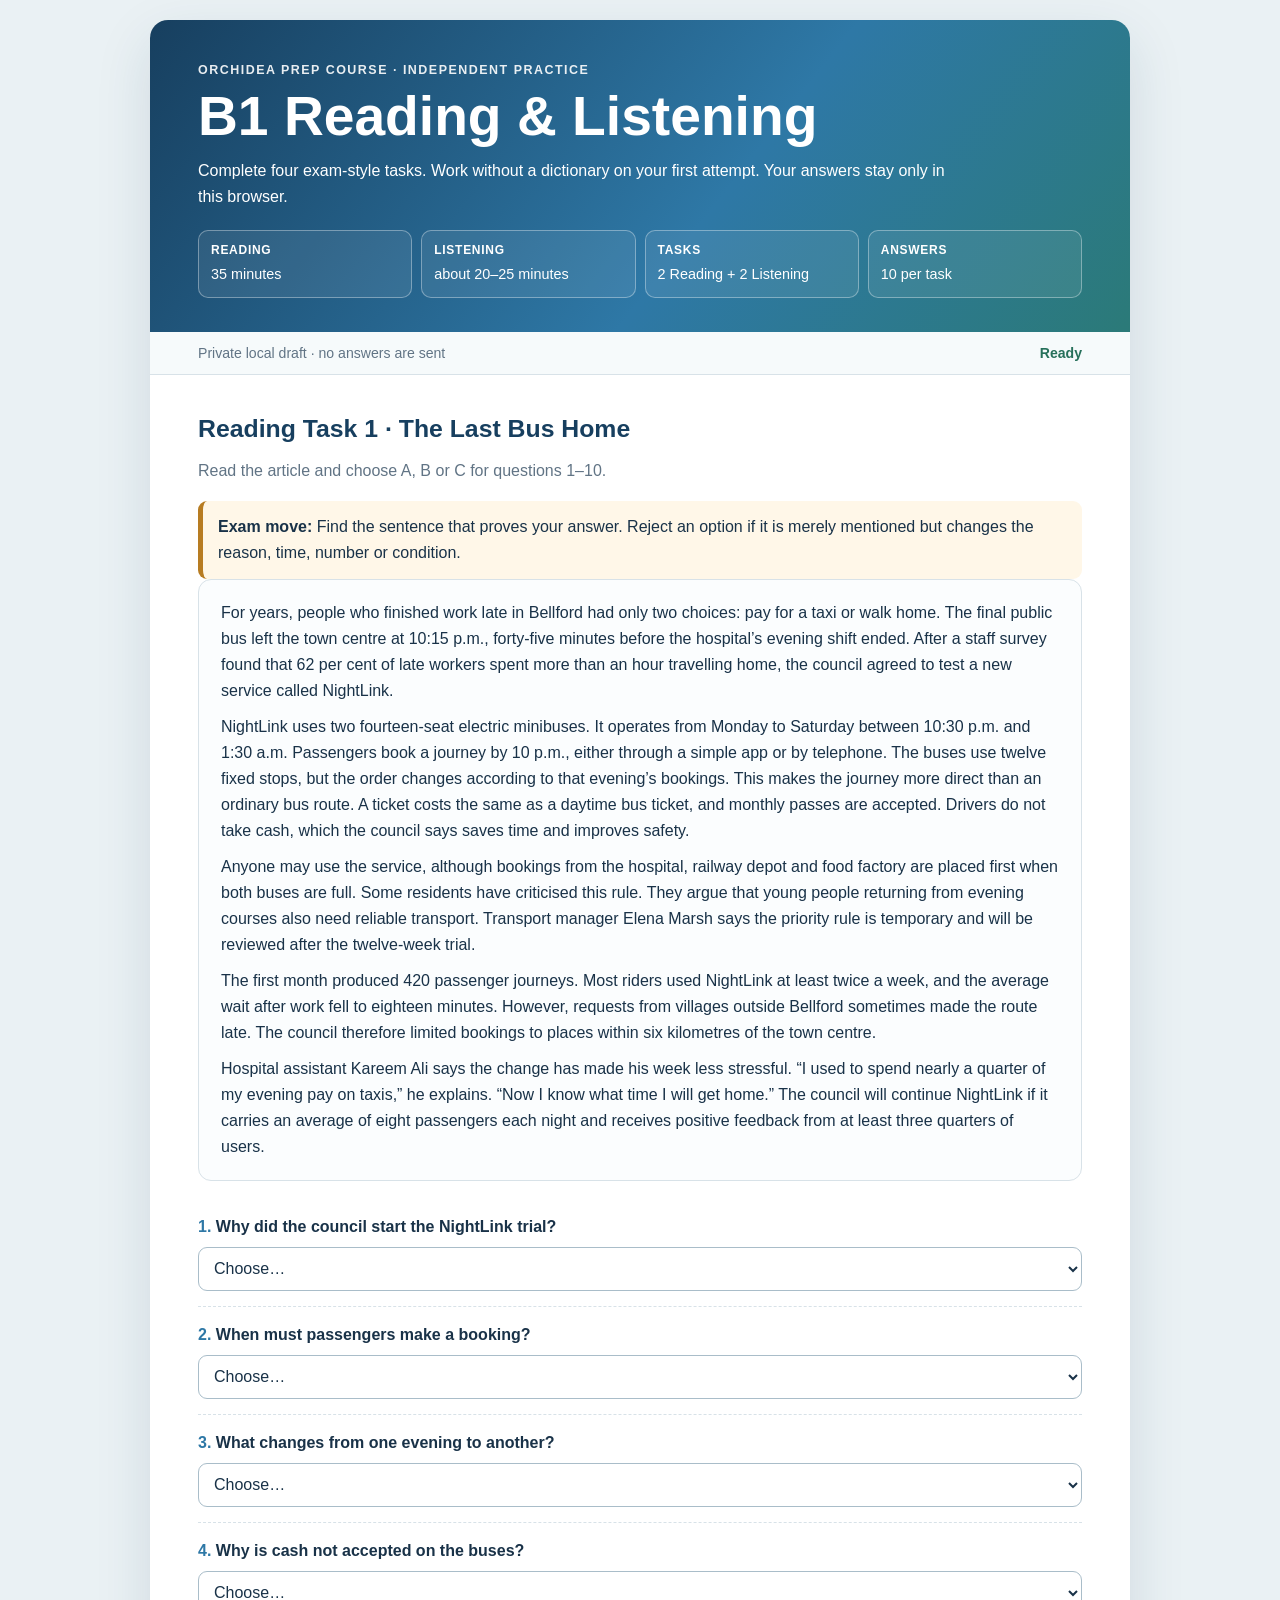
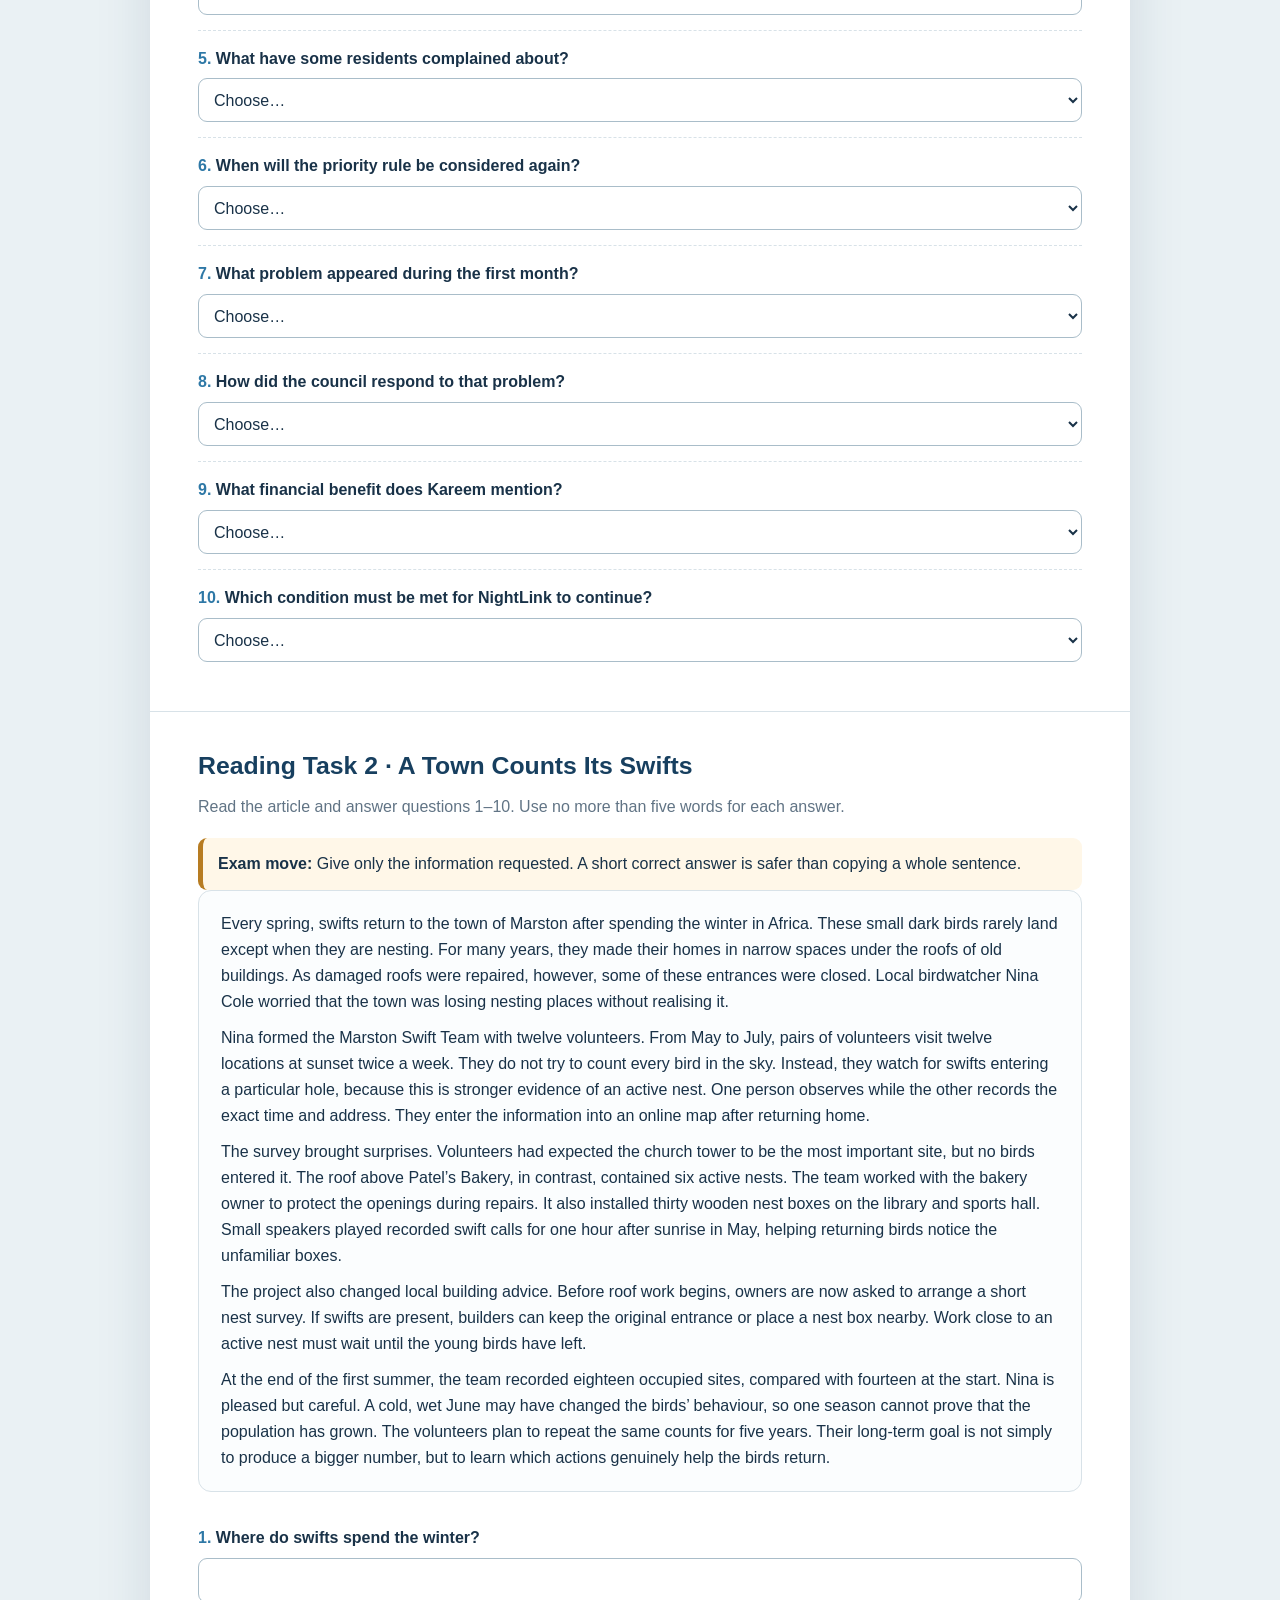
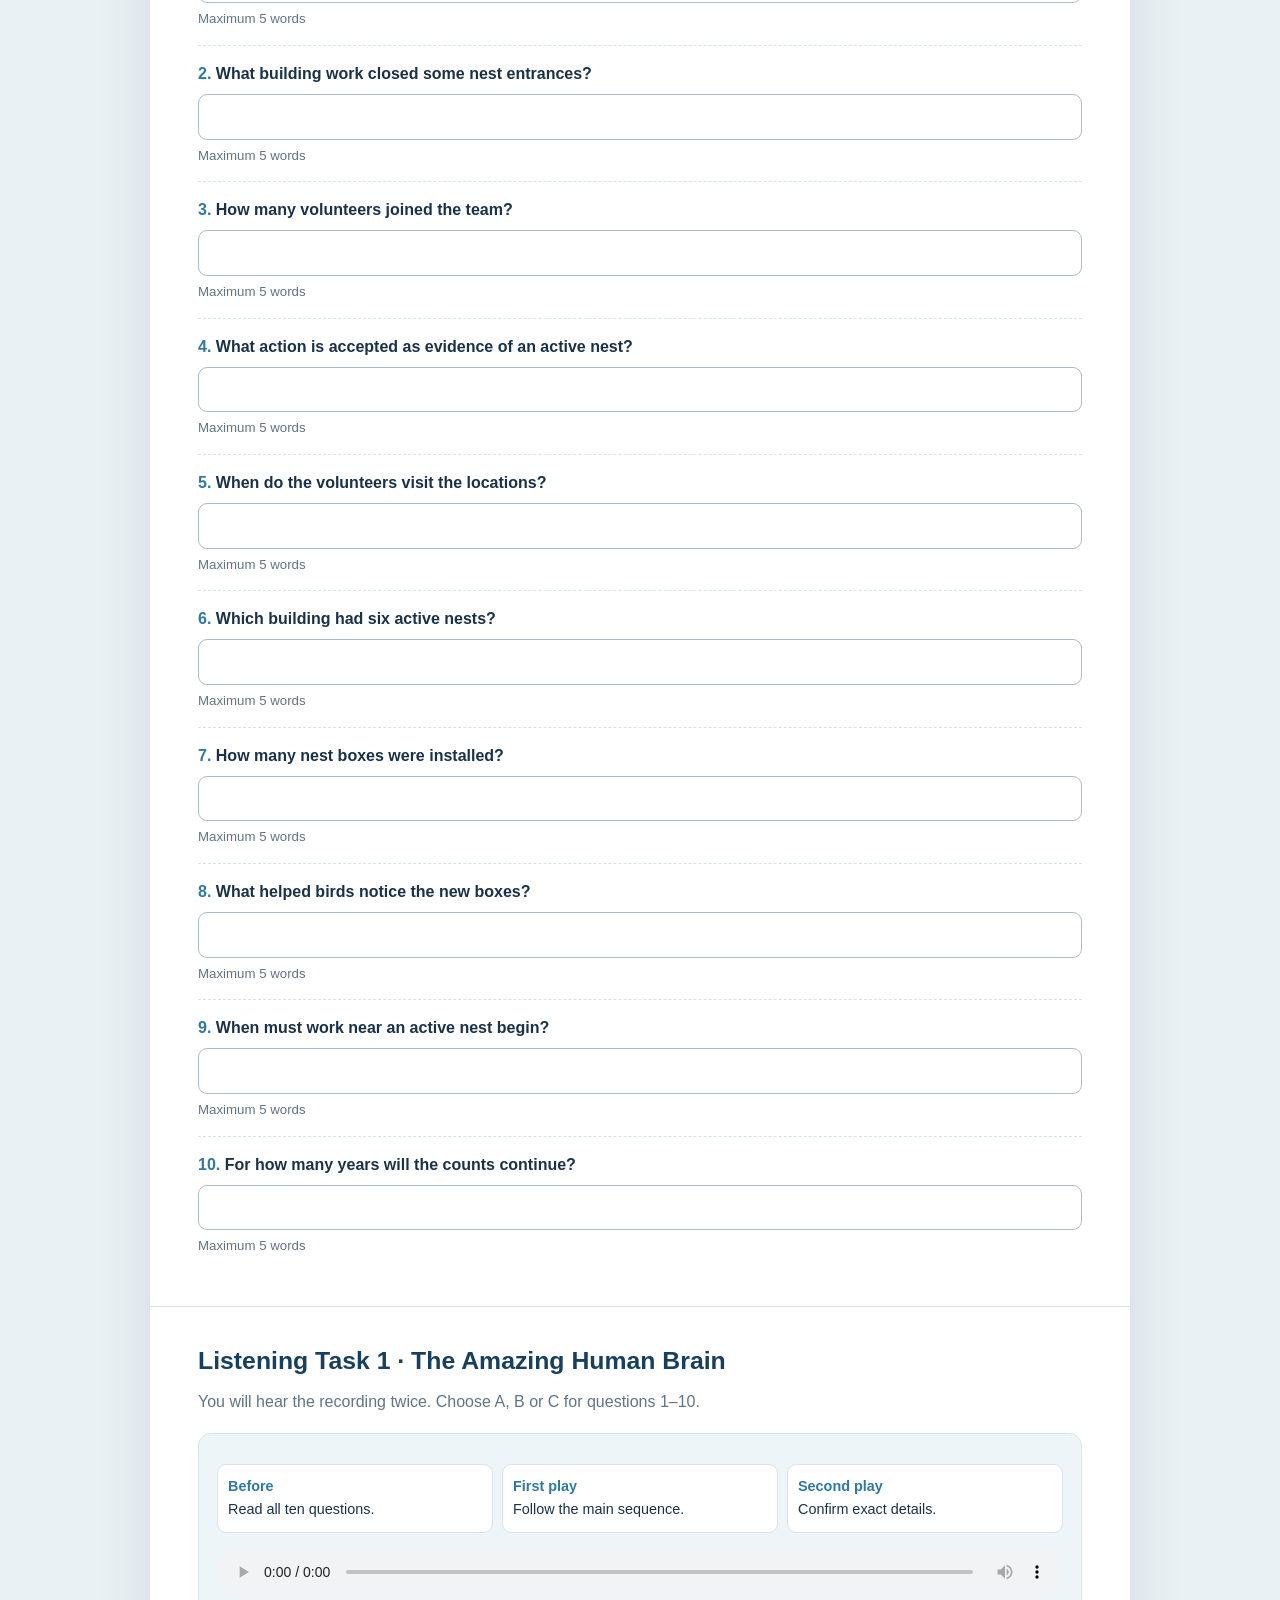
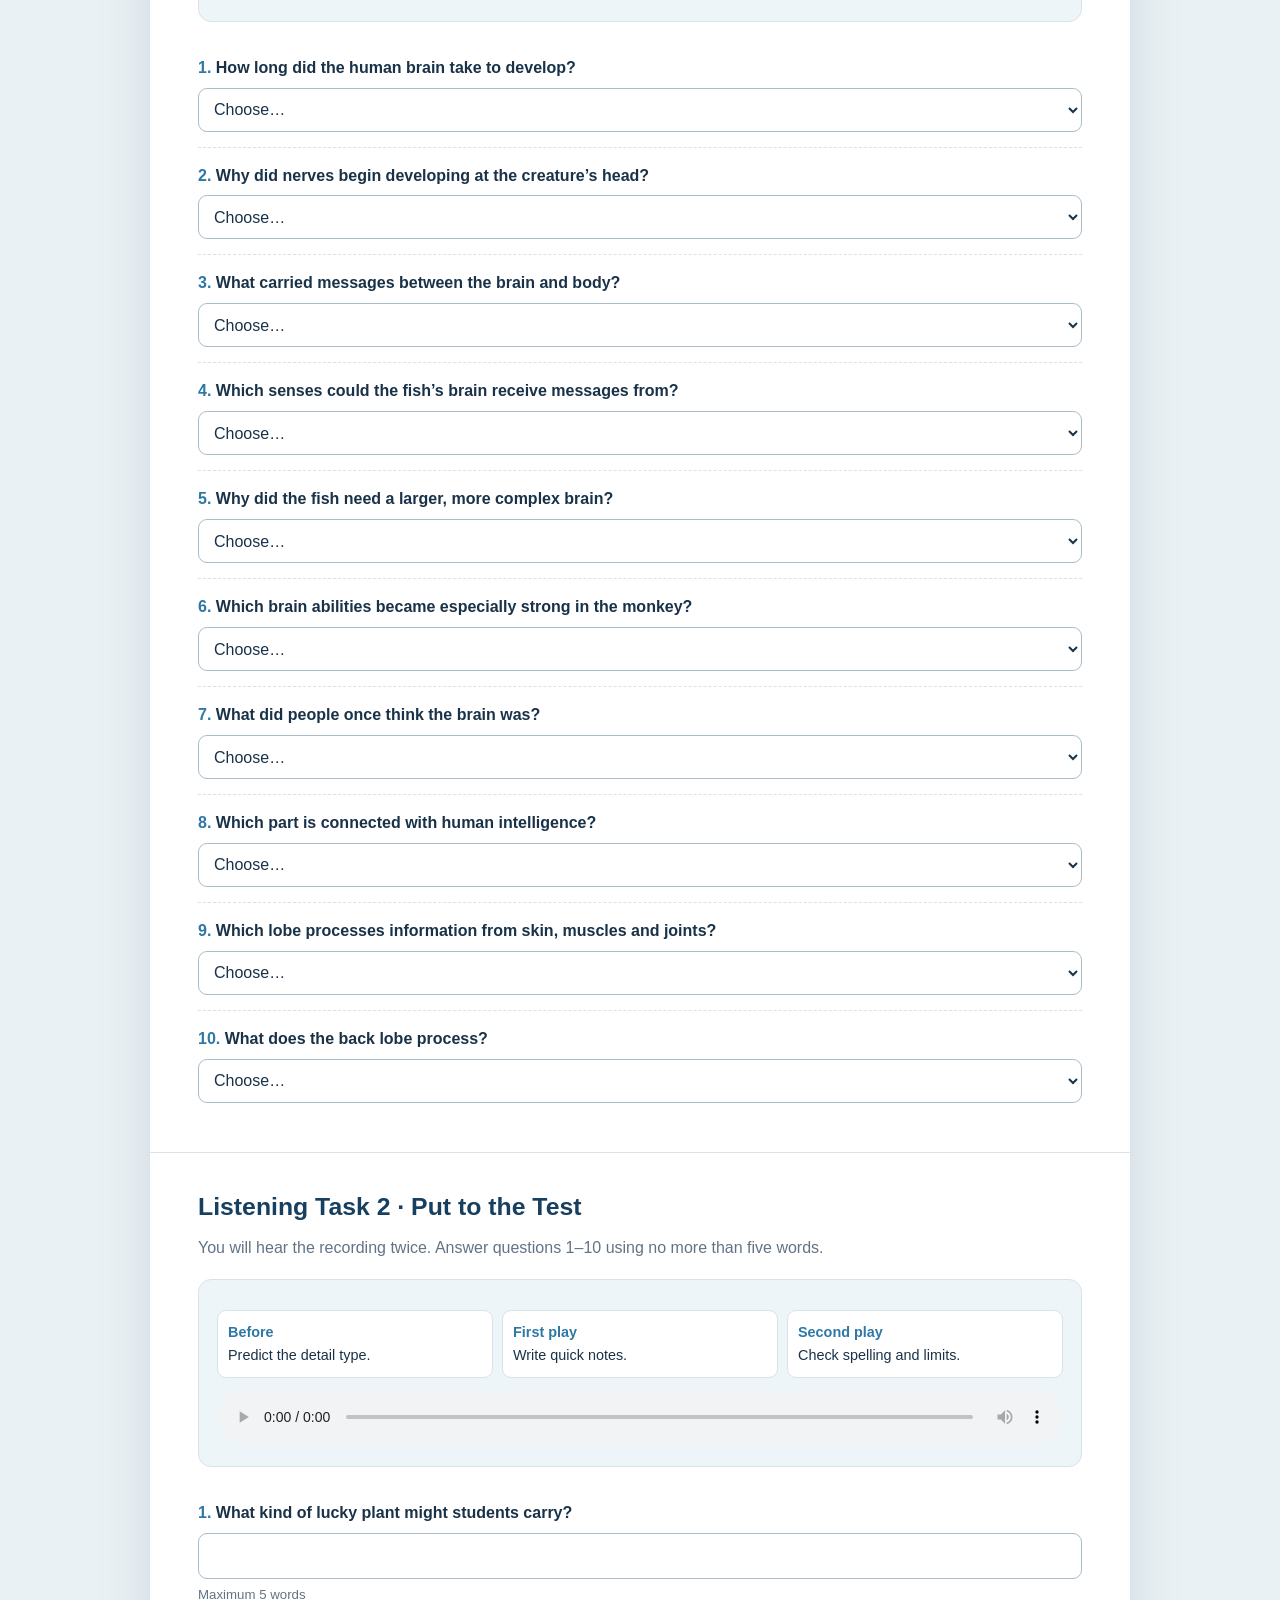
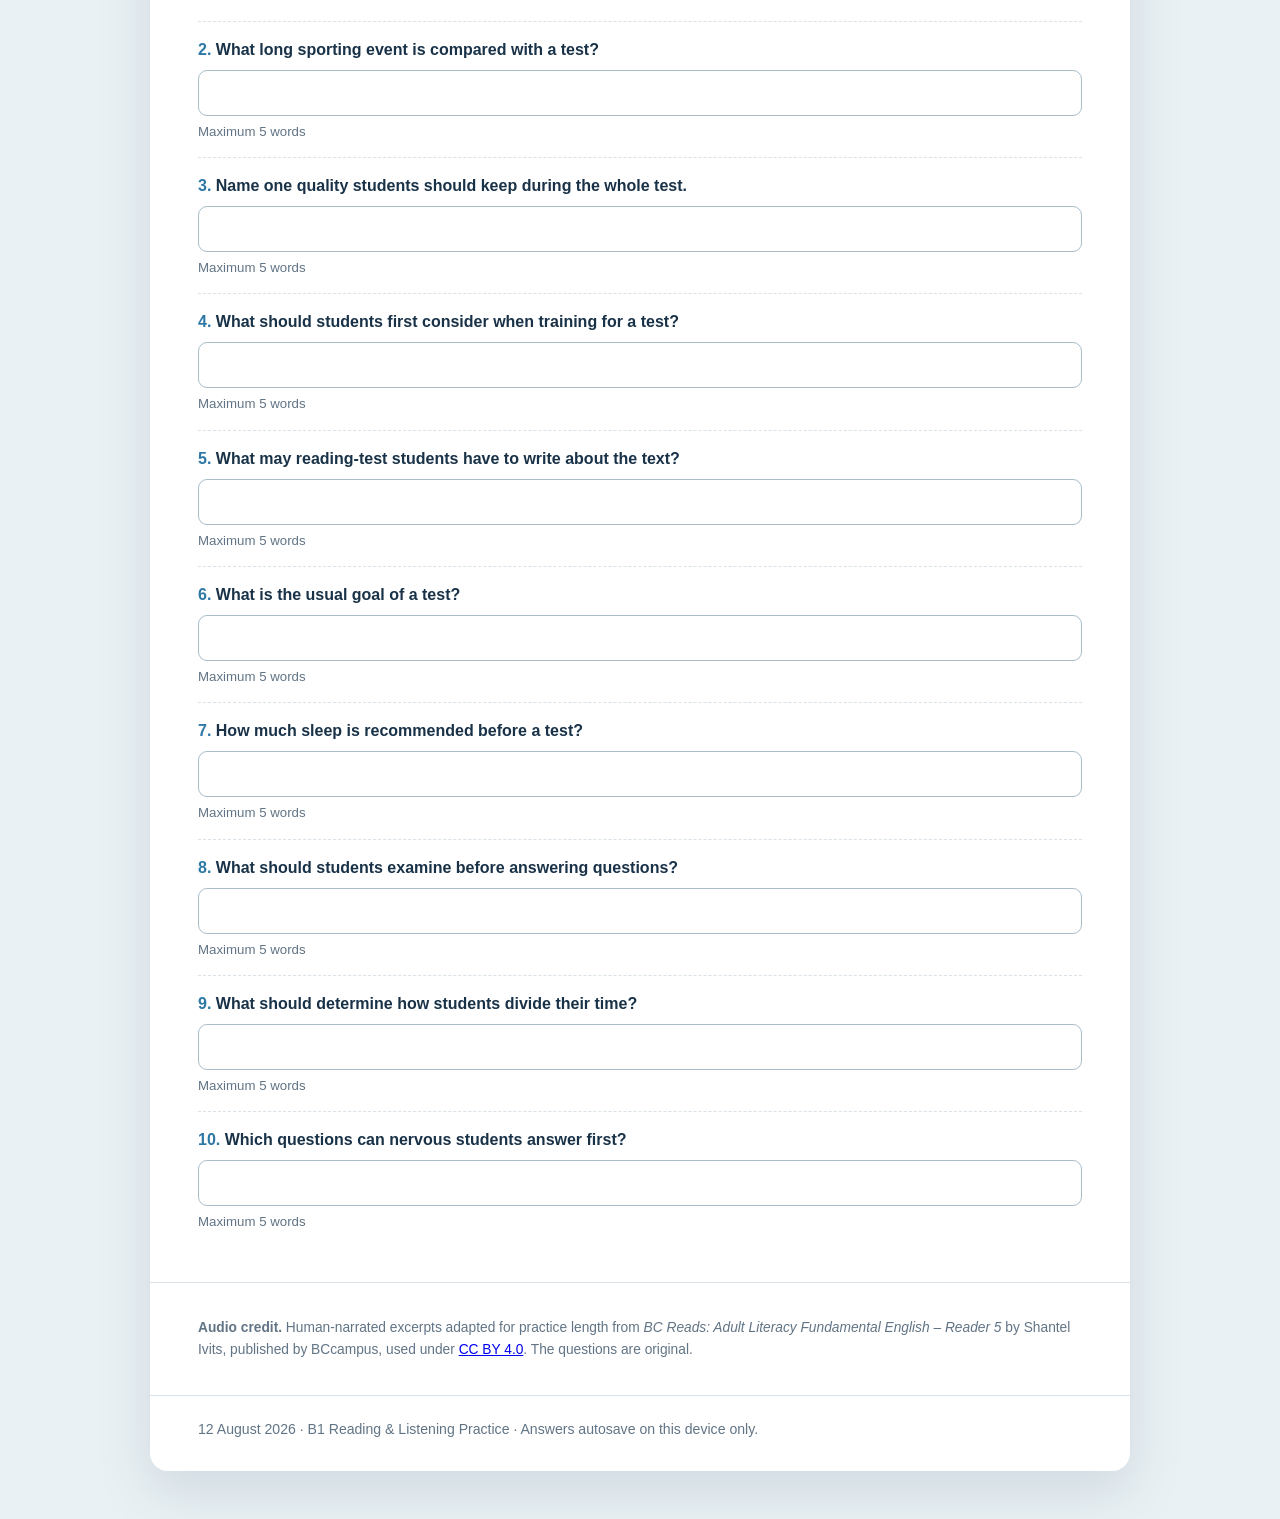
<file: hm-0812/index.html>
<!doctype html>
<html lang="en">
<head>
  <meta charset="utf-8">
  <meta name="viewport" content="width=device-width, initial-scale=1">
  <title>B1 Reading &amp; Listening Practice · 12 August 2026</title>
  <style>
    :root{--ink:#193248;--muted:#617485;--navy:#173f5f;--blue:#2e78a6;--teal:#2b7a78;--gold:#b77c22;--paper:#fff;--line:#d8e2e8;--wash:#eef5f8;--warm:#fff7e8;--ok:#26705a}
    *{box-sizing:border-box}html{scroll-behavior:smooth}body{margin:0;background:#eaf1f4;color:var(--ink);font:16px/1.62 -apple-system,BlinkMacSystemFont,"Segoe UI",Arial,sans-serif}
    main{width:min(980px,calc(100% - 24px));margin:20px auto 48px;background:var(--paper);border-radius:18px;box-shadow:0 20px 55px rgba(23,63,95,.13);overflow:hidden}
    header{padding:40px 48px 34px;color:#fff;background:linear-gradient(128deg,var(--navy),var(--blue) 58%,var(--teal))}
    .eyebrow{font-size:.78rem;font-weight:800;letter-spacing:.12em;text-transform:uppercase;opacity:.9}h1{margin:.5rem 0 .8rem;font-size:clamp(2rem,5.2vw,3.45rem);line-height:1.04}header p{max-width:760px;margin:.45rem 0}
    .facts{display:grid;grid-template-columns:repeat(4,1fr);gap:9px;margin-top:20px}.fact{padding:10px 12px;border:1px solid rgba(255,255,255,.35);border-radius:10px;background:rgba(255,255,255,.08)}.fact b{display:block;font-size:.75rem;letter-spacing:.06em;text-transform:uppercase}.fact span{font-size:.9rem}
    .savebar{position:sticky;top:0;z-index:4;display:flex;justify-content:space-between;gap:12px;padding:10px 48px;background:#f6fafb;border-bottom:1px solid var(--line);font-size:.88rem;color:var(--muted)}#save-status{color:var(--ok);font-weight:750}
    section{padding:34px 48px;border-bottom:1px solid var(--line)}h2{margin:0 0 8px;font-size:1.55rem;color:var(--navy)}h3{margin:26px 0 10px;font-size:1.17rem;color:var(--navy)}p{margin:.65rem 0}.lead{color:var(--muted);margin:0 0 18px}.instructions{padding:13px 15px;border-left:5px solid var(--gold);border-radius:9px;background:var(--warm)}.text{padding:20px 22px;border:1px solid var(--line);border-radius:13px;background:#fbfdfe}.text p:first-child{margin-top:0}.text p:last-child{margin-bottom:0}
    .questions{margin:18px 0 0;padding:0;list-style:none;counter-reset:item}.question{counter-increment:item;padding:15px 0;border-bottom:1px dashed var(--line)}.question:last-child{border-bottom:0}.question label,.question .qtext{display:block;font-weight:720;margin-bottom:7px}.question label::before,.question .qtext::before{content:counter(item) ". ";color:var(--blue)}
    select,input[type="text"]{width:100%;min-height:44px;padding:9px 11px;border:1.5px solid #a9bdc9;border-radius:9px;background:#fff;color:var(--ink);font:inherit}select:focus,input:focus{outline:3px solid rgba(46,120,166,.18);border-color:var(--blue)}.limit{display:block;margin-top:5px;color:var(--muted);font-size:.83rem}
    .audio-card{padding:18px;border:1px solid var(--line);border-radius:13px;background:var(--wash)}audio{display:block;width:100%;margin:12px 0 4px}.listen-rule{display:grid;grid-template-columns:repeat(3,1fr);gap:9px;margin:12px 0}.step{padding:10px;border-radius:9px;background:#fff;border:1px solid var(--line);font-size:.9rem}.step b{color:var(--blue)}
    .license{font-size:.86rem;color:var(--muted)}footer{padding:22px 48px 30px;color:var(--muted);font-size:.88rem}
    @media(max-width:720px){header,section,footer{padding-left:21px;padding-right:21px}.savebar{padding-left:21px;padding-right:21px}.facts{grid-template-columns:repeat(2,1fr)}.listen-rule{grid-template-columns:1fr}main{width:min(100% - 12px,980px);margin:6px auto 28px;border-radius:11px}}
    @media print{body{background:#fff;font-size:10.5pt}main{width:100%;margin:0;box-shadow:none;border-radius:0}.savebar{position:static}header{padding:25px 30px}section{padding:22px 30px}.question,.text,.audio-card{break-inside:avoid}}
  </style>
</head>
<body>
<main>
  <header>
    <div class="eyebrow">Orchidea Prep Course · Independent Practice</div>
    <h1>B1 Reading &amp; Listening</h1>
    <p>Complete four exam-style tasks. Work without a dictionary on your first attempt. Your answers stay only in this browser.</p>
    <div class="facts">
      <div class="fact"><b>Reading</b><span>35 minutes</span></div>
      <div class="fact"><b>Listening</b><span>about 20–25 minutes</span></div>
      <div class="fact"><b>Tasks</b><span>2 Reading + 2 Listening</span></div>
      <div class="fact"><b>Answers</b><span>10 per task</span></div>
    </div>
  </header>

  <div class="savebar"><span>Private local draft · no answers are sent</span><span id="save-status" aria-live="polite">Ready</span></div>

  <section id="reading-1">
    <h2>Reading Task 1 · The Last Bus Home</h2>
    <p class="lead">Read the article and choose A, B or C for questions 1–10.</p>
    <div class="instructions"><strong>Exam move:</strong> Find the sentence that proves your answer. Reject an option if it is merely mentioned but changes the reason, time, number or condition.</div>
    <div class="text" data-reading-text="1">
      <p>For years, people who finished work late in Bellford had only two choices: pay for a taxi or walk home. The final public bus left the town centre at 10:15 p.m., forty-five minutes before the hospital’s evening shift ended. After a staff survey found that 62 per cent of late workers spent more than an hour travelling home, the council agreed to test a new service called NightLink.</p>
      <p>NightLink uses two fourteen-seat electric minibuses. It operates from Monday to Saturday between 10:30 p.m. and 1:30 a.m. Passengers book a journey by 10 p.m., either through a simple app or by telephone. The buses use twelve fixed stops, but the order changes according to that evening’s bookings. This makes the journey more direct than an ordinary bus route. A ticket costs the same as a daytime bus ticket, and monthly passes are accepted. Drivers do not take cash, which the council says saves time and improves safety.</p>
      <p>Anyone may use the service, although bookings from the hospital, railway depot and food factory are placed first when both buses are full. Some residents have criticised this rule. They argue that young people returning from evening courses also need reliable transport. Transport manager Elena Marsh says the priority rule is temporary and will be reviewed after the twelve-week trial.</p>
      <p>The first month produced 420 passenger journeys. Most riders used NightLink at least twice a week, and the average wait after work fell to eighteen minutes. However, requests from villages outside Bellford sometimes made the route late. The council therefore limited bookings to places within six kilometres of the town centre.</p>
      <p>Hospital assistant Kareem Ali says the change has made his week less stressful. “I used to spend nearly a quarter of my evening pay on taxis,” he explains. “Now I know what time I will get home.” The council will continue NightLink if it carries an average of eight passengers each night and receives positive feedback from at least three quarters of users.</p>
    </div>
    <ol class="questions">
      <li class="question"><label for="r1q1">Why did the council start the NightLink trial?</label><select id="r1q1" name="r1q1"><option value="">Choose…</option><option value="A">A. Taxi companies asked for help.</option><option value="B">B. A survey showed late workers had difficult journeys.</option><option value="C">C. The hospital changed its evening shift.</option></select></li>
      <li class="question"><label for="r1q2">When must passengers make a booking?</label><select id="r1q2" name="r1q2"><option value="">Choose…</option><option value="A">A. Before the daytime buses stop</option><option value="B">B. Forty-five minutes before work ends</option><option value="C">C. By 10 p.m. on the travel day</option></select></li>
      <li class="question"><label for="r1q3">What changes from one evening to another?</label><select id="r1q3" name="r1q3"><option value="">Choose…</option><option value="A">A. The order of the stops</option><option value="B">B. The price of a ticket</option><option value="C">C. The number of fixed stops</option></select></li>
      <li class="question"><label for="r1q4">Why is cash not accepted on the buses?</label><select id="r1q4" name="r1q4"><option value="">Choose…</option><option value="A">A. The app gives passengers a discount.</option><option value="B">B. The council wants faster and safer journeys.</option><option value="C">C. Monthly passes are cheaper to manage.</option></select></li>
      <li class="question"><label for="r1q5">What have some residents complained about?</label><select id="r1q5" name="r1q5"><option value="">Choose…</option><option value="A">A. The minibuses are often completely empty.</option><option value="B">B. The service does not run on Sundays.</option><option value="C">C. Some workers receive booking priority.</option></select></li>
      <li class="question"><label for="r1q6">When will the priority rule be considered again?</label><select id="r1q6" name="r1q6"><option value="">Choose…</option><option value="A">A. After the twelve-week trial</option><option value="B">B. At the end of the first month</option><option value="C">C. When a third bus is available</option></select></li>
      <li class="question"><label for="r1q7">What problem appeared during the first month?</label><select id="r1q7" name="r1q7"><option value="">Choose…</option><option value="A">A. Too few regular passengers booked.</option><option value="B">B. Trips outside town caused delays.</option><option value="C">C. Workers waited longer than before.</option></select></li>
      <li class="question"><label for="r1q8">How did the council respond to that problem?</label><select id="r1q8" name="r1q8"><option value="">Choose…</option><option value="A">A. It reduced the hours of the service.</option><option value="B">B. It added more village stops.</option><option value="C">C. It introduced a six-kilometre limit.</option></select></li>
      <li class="question"><label for="r1q9">What financial benefit does Kareem mention?</label><select id="r1q9" name="r1q9"><option value="">Choose…</option><option value="A">A. He spends less of his pay on travel.</option><option value="B">B. His employer buys his monthly pass.</option><option value="C">C. He earns more for working late.</option></select></li>
      <li class="question"><label for="r1q10">Which condition must be met for NightLink to continue?</label><select id="r1q10" name="r1q10"><option value="">Choose…</option><option value="A">A. At least 75 per cent of users must give positive feedback.</option><option value="B">B. Every bus must carry fourteen people each night.</option><option value="C">C. All late workers must use it twice a week.</option></select></li>
    </ol>
  </section>

  <section id="reading-2">
    <h2>Reading Task 2 · A Town Counts Its Swifts</h2>
    <p class="lead">Read the article and answer questions 1–10. Use no more than five words for each answer.</p>
    <div class="instructions"><strong>Exam move:</strong> Give only the information requested. A short correct answer is safer than copying a whole sentence.</div>
    <div class="text" data-reading-text="2">
      <p>Every spring, swifts return to the town of Marston after spending the winter in Africa. These small dark birds rarely land except when they are nesting. For many years, they made their homes in narrow spaces under the roofs of old buildings. As damaged roofs were repaired, however, some of these entrances were closed. Local birdwatcher Nina Cole worried that the town was losing nesting places without realising it.</p>
      <p>Nina formed the Marston Swift Team with twelve volunteers. From May to July, pairs of volunteers visit twelve locations at sunset twice a week. They do not try to count every bird in the sky. Instead, they watch for swifts entering a particular hole, because this is stronger evidence of an active nest. One person observes while the other records the exact time and address. They enter the information into an online map after returning home.</p>
      <p>The survey brought surprises. Volunteers had expected the church tower to be the most important site, but no birds entered it. The roof above Patel’s Bakery, in contrast, contained six active nests. The team worked with the bakery owner to protect the openings during repairs. It also installed thirty wooden nest boxes on the library and sports hall. Small speakers played recorded swift calls for one hour after sunrise in May, helping returning birds notice the unfamiliar boxes.</p>
      <p>The project also changed local building advice. Before roof work begins, owners are now asked to arrange a short nest survey. If swifts are present, builders can keep the original entrance or place a nest box nearby. Work close to an active nest must wait until the young birds have left.</p>
      <p>At the end of the first summer, the team recorded eighteen occupied sites, compared with fourteen at the start. Nina is pleased but careful. A cold, wet June may have changed the birds’ behaviour, so one season cannot prove that the population has grown. The volunteers plan to repeat the same counts for five years. Their long-term goal is not simply to produce a bigger number, but to learn which actions genuinely help the birds return.</p>
    </div>
    <ol class="questions">
      <li class="question"><label for="r2q1">Where do swifts spend the winter?</label><input id="r2q1" name="r2q1" type="text" autocomplete="off"><span class="limit">Maximum 5 words</span></li>
      <li class="question"><label for="r2q2">What building work closed some nest entrances?</label><input id="r2q2" name="r2q2" type="text" autocomplete="off"><span class="limit">Maximum 5 words</span></li>
      <li class="question"><label for="r2q3">How many volunteers joined the team?</label><input id="r2q3" name="r2q3" type="text" autocomplete="off"><span class="limit">Maximum 5 words</span></li>
      <li class="question"><label for="r2q4">What action is accepted as evidence of an active nest?</label><input id="r2q4" name="r2q4" type="text" autocomplete="off"><span class="limit">Maximum 5 words</span></li>
      <li class="question"><label for="r2q5">When do the volunteers visit the locations?</label><input id="r2q5" name="r2q5" type="text" autocomplete="off"><span class="limit">Maximum 5 words</span></li>
      <li class="question"><label for="r2q6">Which building had six active nests?</label><input id="r2q6" name="r2q6" type="text" autocomplete="off"><span class="limit">Maximum 5 words</span></li>
      <li class="question"><label for="r2q7">How many nest boxes were installed?</label><input id="r2q7" name="r2q7" type="text" autocomplete="off"><span class="limit">Maximum 5 words</span></li>
      <li class="question"><label for="r2q8">What helped birds notice the new boxes?</label><input id="r2q8" name="r2q8" type="text" autocomplete="off"><span class="limit">Maximum 5 words</span></li>
      <li class="question"><label for="r2q9">When must work near an active nest begin?</label><input id="r2q9" name="r2q9" type="text" autocomplete="off"><span class="limit">Maximum 5 words</span></li>
      <li class="question"><label for="r2q10">For how many years will the counts continue?</label><input id="r2q10" name="r2q10" type="text" autocomplete="off"><span class="limit">Maximum 5 words</span></li>
    </ol>
  </section>

  <section id="listening-1">
    <h2>Listening Task 1 · The Amazing Human Brain</h2>
    <p class="lead">You will hear the recording twice. Choose A, B or C for questions 1–10.</p>
    <div class="audio-card">
      <div class="listen-rule"><div class="step"><b>Before</b><br>Read all ten questions.</div><div class="step"><b>First play</b><br>Follow the main sequence.</div><div class="step"><b>Second play</b><br>Confirm exact details.</div></div>
      <audio controls preload="metadata" aria-label="Listening Task 1 audio">
        <source src="audio/listening-1-amazing-brain.m4a" type="audio/mp4">
        Your browser cannot play this audio.
      </audio>
    </div>
    <ol class="questions">
      <li class="question"><label for="l1q1">How long did the human brain take to develop?</label><select id="l1q1" name="l1q1"><option value="">Choose…</option><option value="A">A. About 70 million years</option><option value="B">B. About 700 million years</option><option value="C">C. About 7 billion years</option></select></li>
      <li class="question"><label for="l1q2">Why did nerves begin developing at the creature’s head?</label><select id="l1q2" name="l1q2"><option value="">Choose…</option><option value="A">A. To sense food, light and danger early</option><option value="B">B. To help its body grow longer</option><option value="C">C. To carry messages to its tail</option></select></li>
      <li class="question"><label for="l1q3">What carried messages between the brain and body?</label><select id="l1q3" name="l1q3"><option value="">Choose…</option><option value="A">A. A group of muscles</option><option value="B">B. The creature’s ears</option><option value="C">C. A spinal cord</option></select></li>
      <li class="question"><label for="l1q4">Which senses could the fish’s brain receive messages from?</label><select id="l1q4" name="l1q4"><option value="">Choose…</option><option value="A">A. Taste, touch and balance</option><option value="B">B. Sight, hearing and smell</option><option value="C">C. Heat, pain and movement</option></select></li>
      <li class="question"><label for="l1q5">Why did the fish need a larger, more complex brain?</label><select id="l1q5" name="l1q5"><option value="">Choose…</option><option value="A">A. It began moving on land.</option><option value="B">B. It needed to find food underwater.</option><option value="C">C. It developed a stronger sense of smell.</option></select></li>
      <li class="question"><label for="l1q6">Which brain abilities became especially strong in the monkey?</label><select id="l1q6" name="l1q6"><option value="">Choose…</option><option value="A">A. Reason and memory</option><option value="B">B. Hearing and speech</option><option value="C">C. Seeing and being social</option></select></li>
      <li class="question"><label for="l1q7">What did people once think the brain was?</label><select id="l1q7" name="l1q7"><option value="">Choose…</option><option value="A">A. The centre of emotion</option><option value="B">B. Useless stuffing</option><option value="C">C. A simple memory store</option></select></li>
      <li class="question"><label for="l1q8">Which part is connected with human intelligence?</label><select id="l1q8" name="l1q8"><option value="">Choose…</option><option value="A">A. The cerebral cortex</option><option value="B">B. The spinal cord</option><option value="C">C. The top lobe</option></select></li>
      <li class="question"><label for="l1q9">Which lobe processes information from skin, muscles and joints?</label><select id="l1q9" name="l1q9"><option value="">Choose…</option><option value="A">A. The front lobe</option><option value="B">B. The side lobe</option><option value="C">C. The top lobe</option></select></li>
      <li class="question"><label for="l1q10">What does the back lobe process?</label><select id="l1q10" name="l1q10"><option value="">Choose…</option><option value="A">A. Long-term memories</option><option value="B">B. Images from the eyes</option><option value="C">C. Speech and sound</option></select></li>
    </ol>
  </section>

  <section id="listening-2">
    <h2>Listening Task 2 · Put to the Test</h2>
    <p class="lead">You will hear the recording twice. Answer questions 1–10 using no more than five words.</p>
    <div class="audio-card">
      <div class="listen-rule"><div class="step"><b>Before</b><br>Predict the detail type.</div><div class="step"><b>First play</b><br>Write quick notes.</div><div class="step"><b>Second play</b><br>Check spelling and limits.</div></div>
      <audio controls preload="metadata" aria-label="Listening Task 2 audio">
        <source src="audio/listening-2-put-to-the-test.m4a" type="audio/mp4">
        Your browser cannot play this audio.
      </audio>
    </div>
    <ol class="questions">
      <li class="question"><label for="l2q1">What kind of lucky plant might students carry?</label><input id="l2q1" name="l2q1" type="text" autocomplete="off"><span class="limit">Maximum 5 words</span></li>
      <li class="question"><label for="l2q2">What long sporting event is compared with a test?</label><input id="l2q2" name="l2q2" type="text" autocomplete="off"><span class="limit">Maximum 5 words</span></li>
      <li class="question"><label for="l2q3">Name one quality students should keep during the whole test.</label><input id="l2q3" name="l2q3" type="text" autocomplete="off"><span class="limit">Maximum 5 words</span></li>
      <li class="question"><label for="l2q4">What should students first consider when training for a test?</label><input id="l2q4" name="l2q4" type="text" autocomplete="off"><span class="limit">Maximum 5 words</span></li>
      <li class="question"><label for="l2q5">What may reading-test students have to write about the text?</label><input id="l2q5" name="l2q5" type="text" autocomplete="off"><span class="limit">Maximum 5 words</span></li>
      <li class="question"><label for="l2q6">What is the usual goal of a test?</label><input id="l2q6" name="l2q6" type="text" autocomplete="off"><span class="limit">Maximum 5 words</span></li>
      <li class="question"><label for="l2q7">How much sleep is recommended before a test?</label><input id="l2q7" name="l2q7" type="text" autocomplete="off"><span class="limit">Maximum 5 words</span></li>
      <li class="question"><label for="l2q8">What should students examine before answering questions?</label><input id="l2q8" name="l2q8" type="text" autocomplete="off"><span class="limit">Maximum 5 words</span></li>
      <li class="question"><label for="l2q9">What should determine how students divide their time?</label><input id="l2q9" name="l2q9" type="text" autocomplete="off"><span class="limit">Maximum 5 words</span></li>
      <li class="question"><label for="l2q10">Which questions can nervous students answer first?</label><input id="l2q10" name="l2q10" type="text" autocomplete="off"><span class="limit">Maximum 5 words</span></li>
    </ol>
  </section>

  <section class="license">
    <strong>Audio credit.</strong> Human-narrated excerpts adapted for practice length from <em>BC Reads: Adult Literacy Fundamental English – Reader 5</em> by Shantel Ivits, published by BCcampus, used under <a href="https://creativecommons.org/licenses/by/4.0/">CC BY 4.0</a>. The questions are original.
  </section>
  <footer>12 August 2026 · B1 Reading &amp; Listening Practice · Answers autosave on this device only.</footer>
</main>
<script>
(() => {
  const storageKey = "orchidea-hm-0812-b1-v1";
  const fields = [...document.querySelectorAll("select,input[type='text']")];
  const status = document.getElementById("save-status");
  let saved = {};
  try { saved = JSON.parse(localStorage.getItem(storageKey) || "{}"); } catch (_) { saved = {}; }
  fields.forEach(field => {
    if (Object.prototype.hasOwnProperty.call(saved, field.name)) field.value = saved[field.name];
    field.addEventListener("input", () => {
      saved[field.name] = field.value;
      localStorage.setItem(storageKey, JSON.stringify(saved));
      status.textContent = "Saved locally";
      window.clearTimeout(window.__orchideaSaveTimer);
      window.__orchideaSaveTimer = window.setTimeout(() => { status.textContent = "All changes saved"; }, 900);
    });
  });
  status.textContent = Object.keys(saved).length ? "Saved answers restored" : "Ready";
})();
</script>
</body>
</html>
</file>
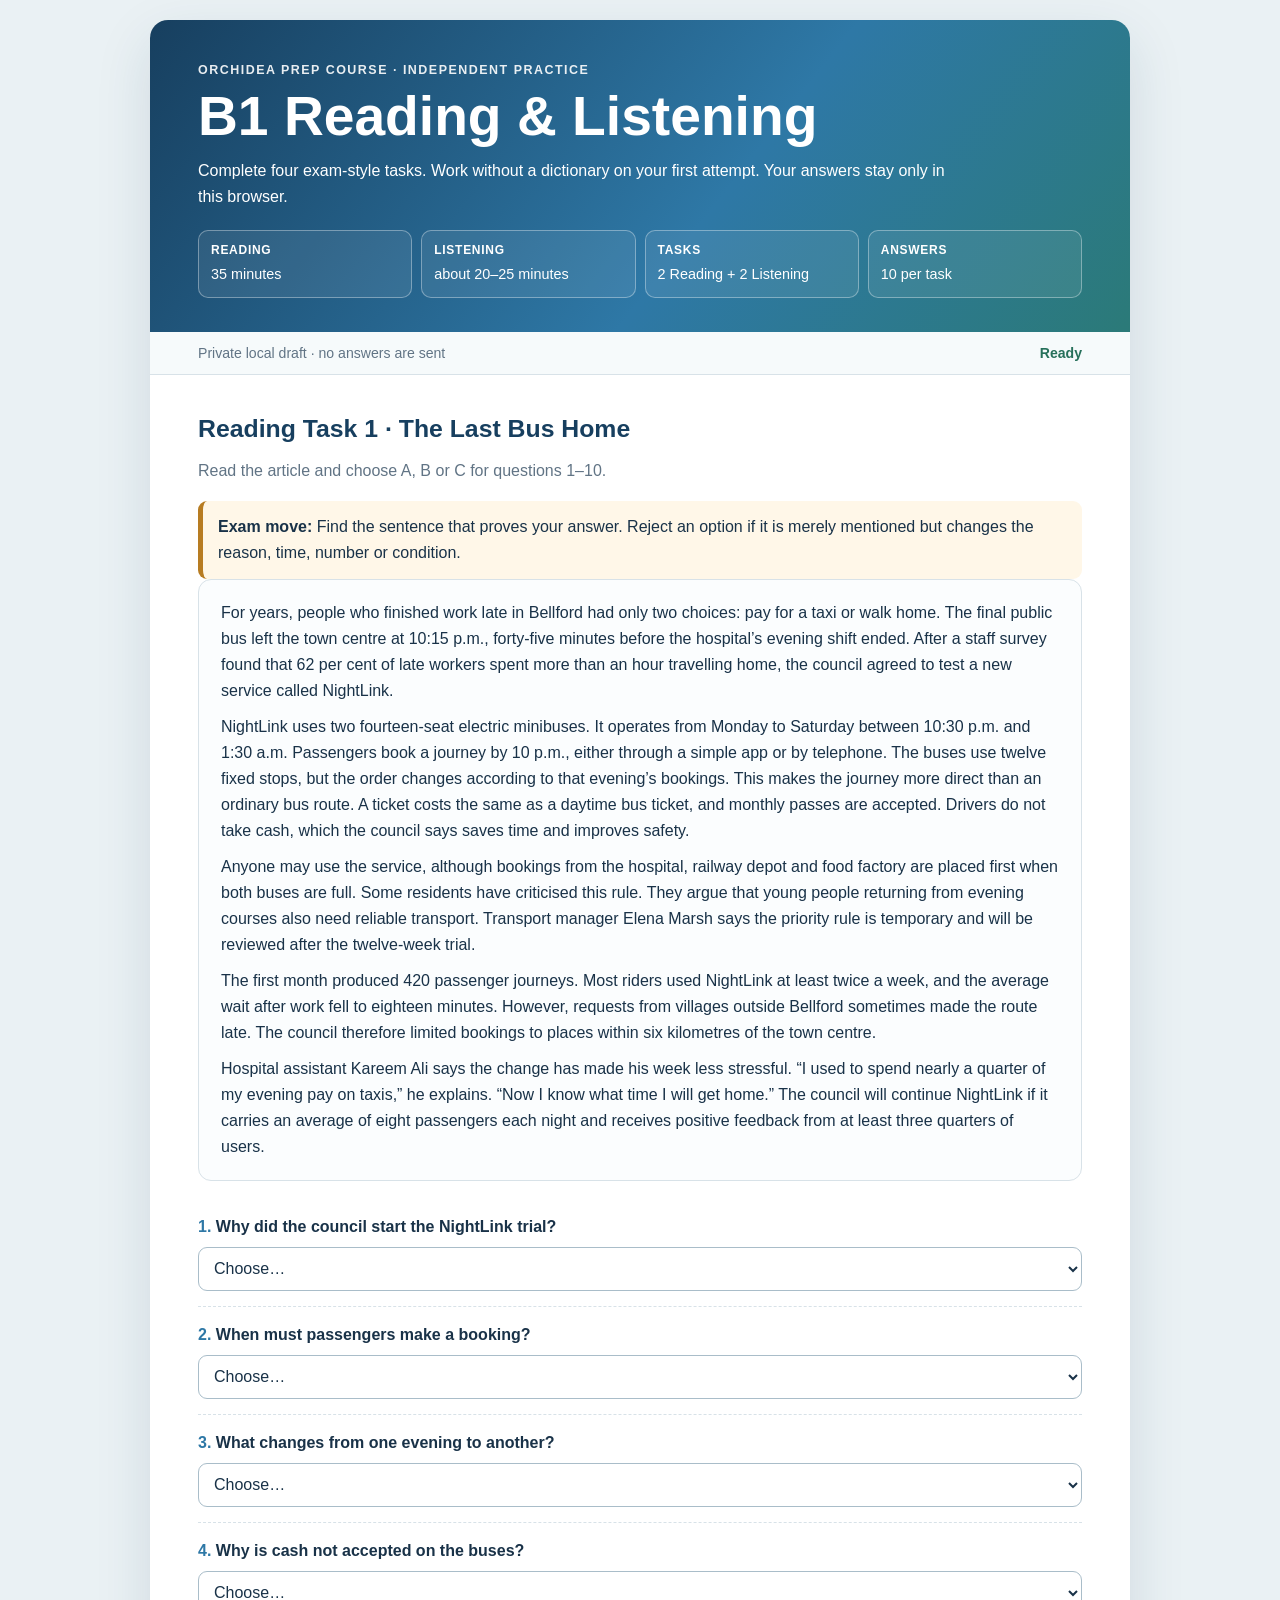
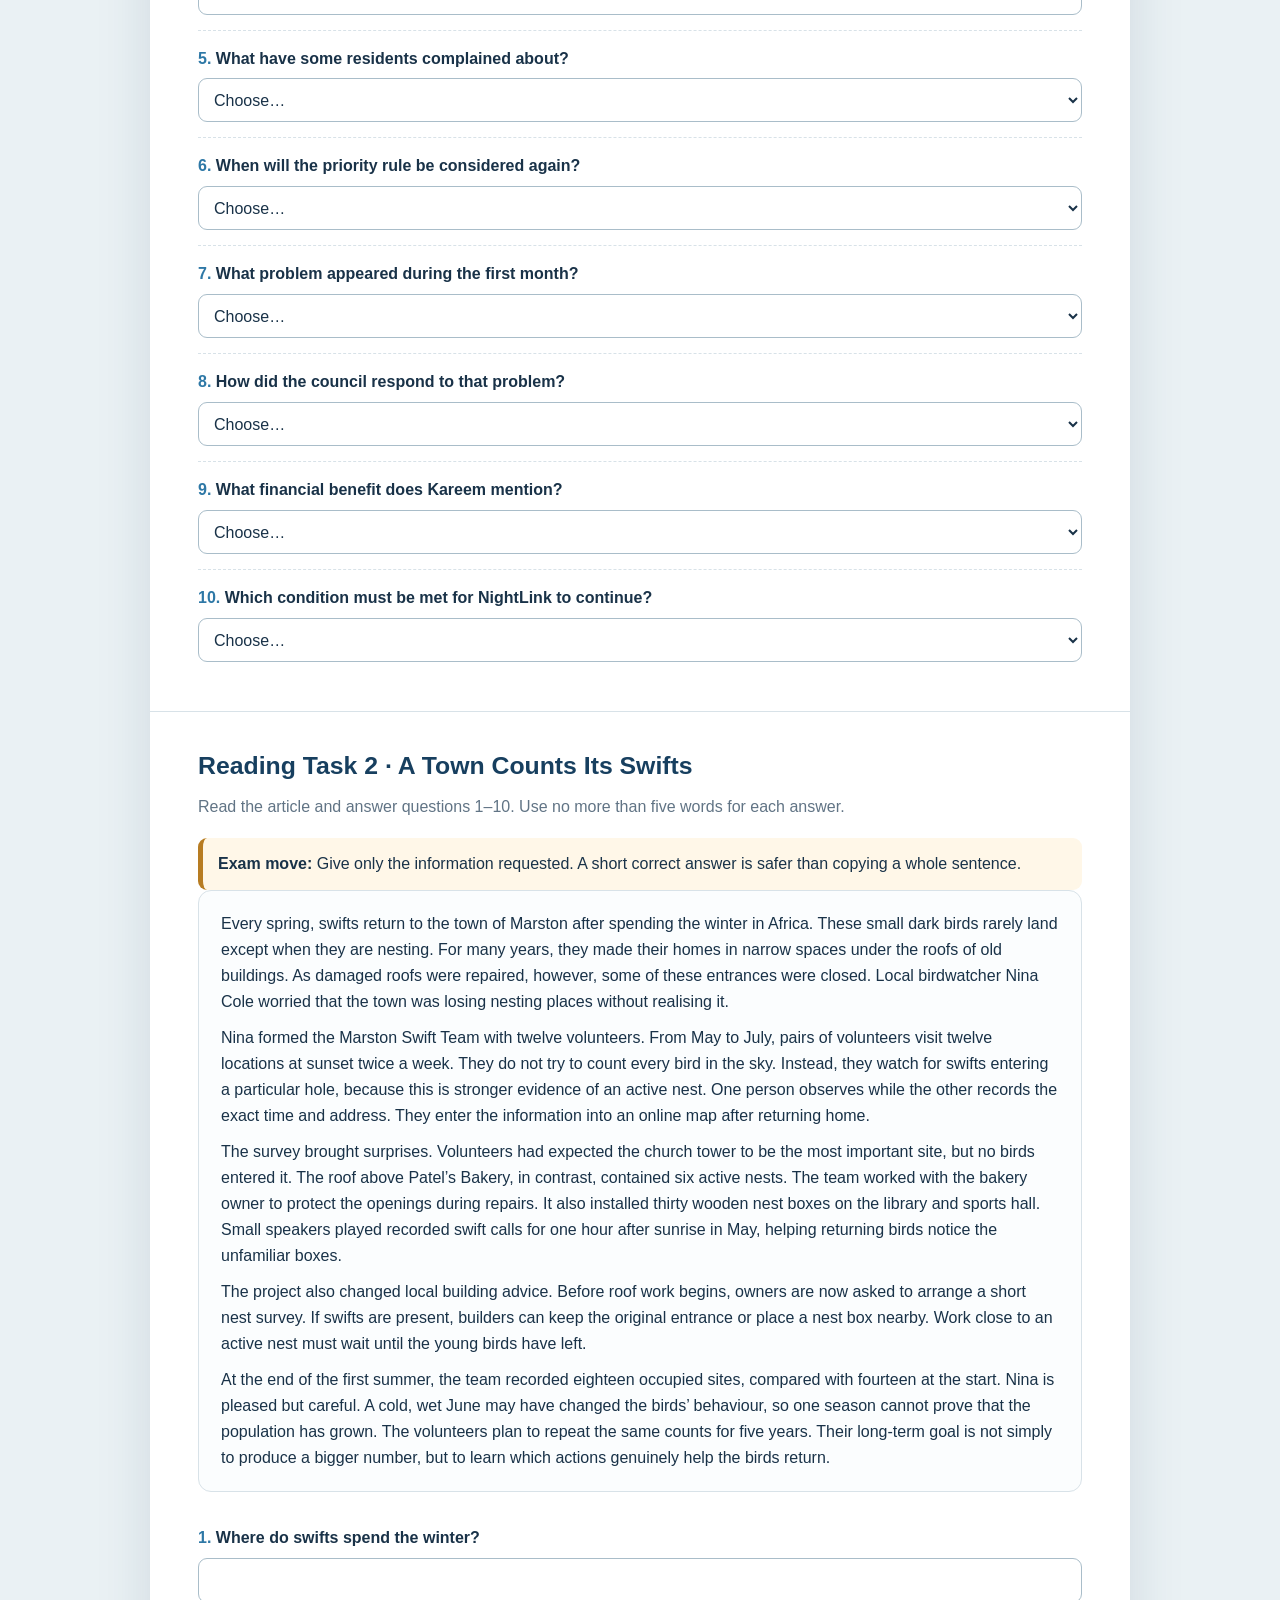
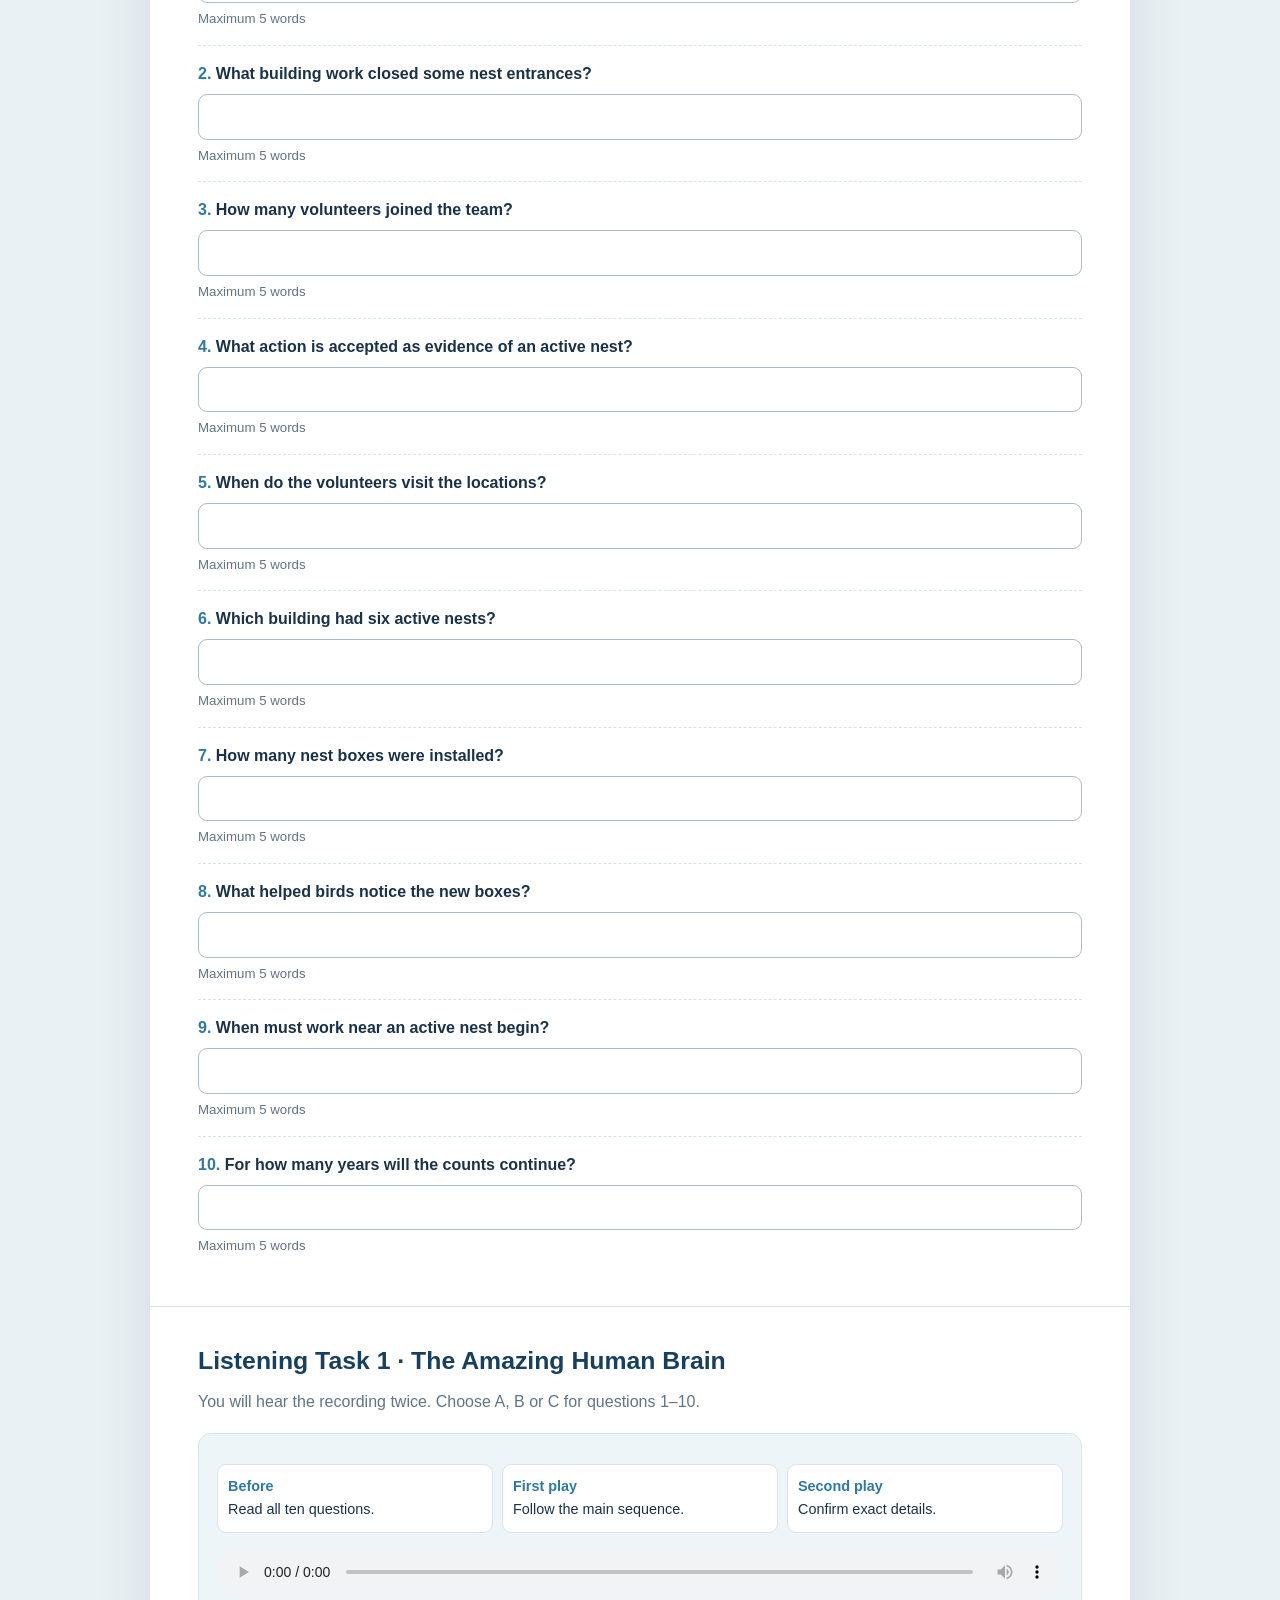
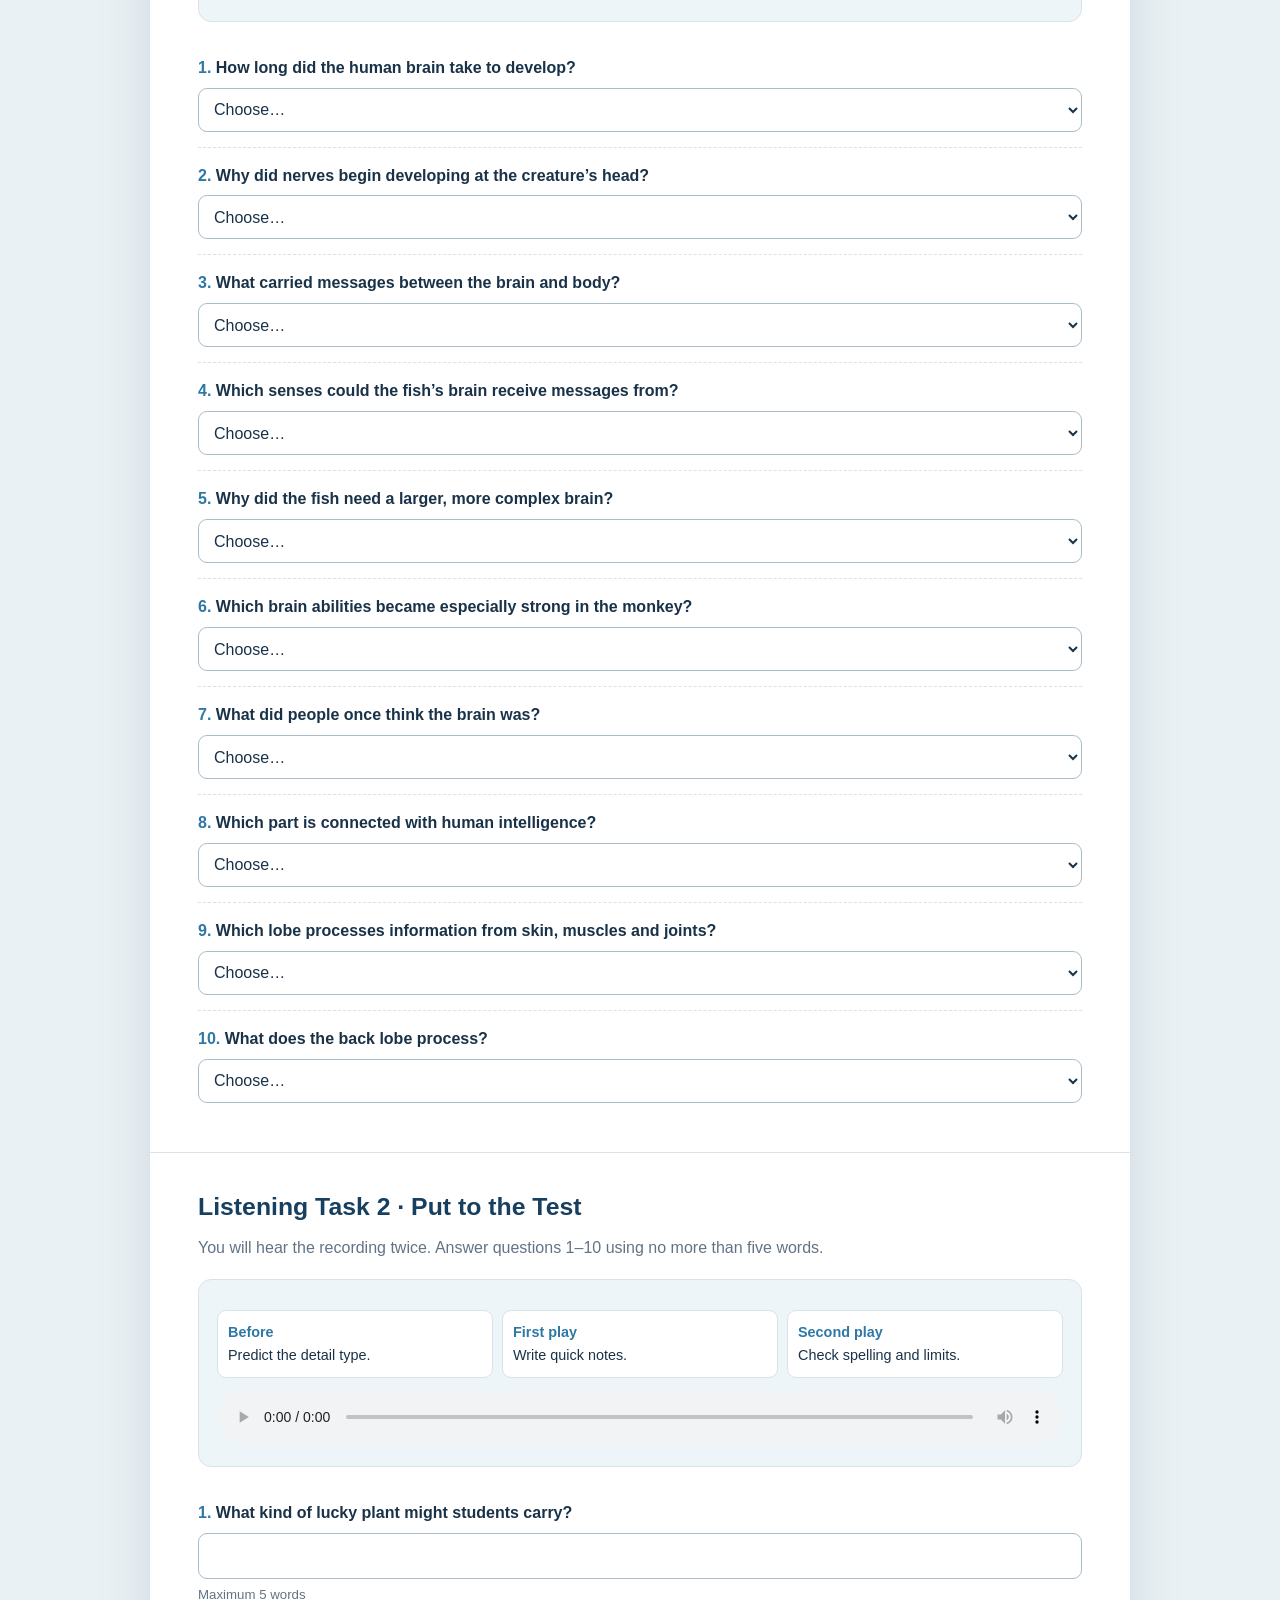
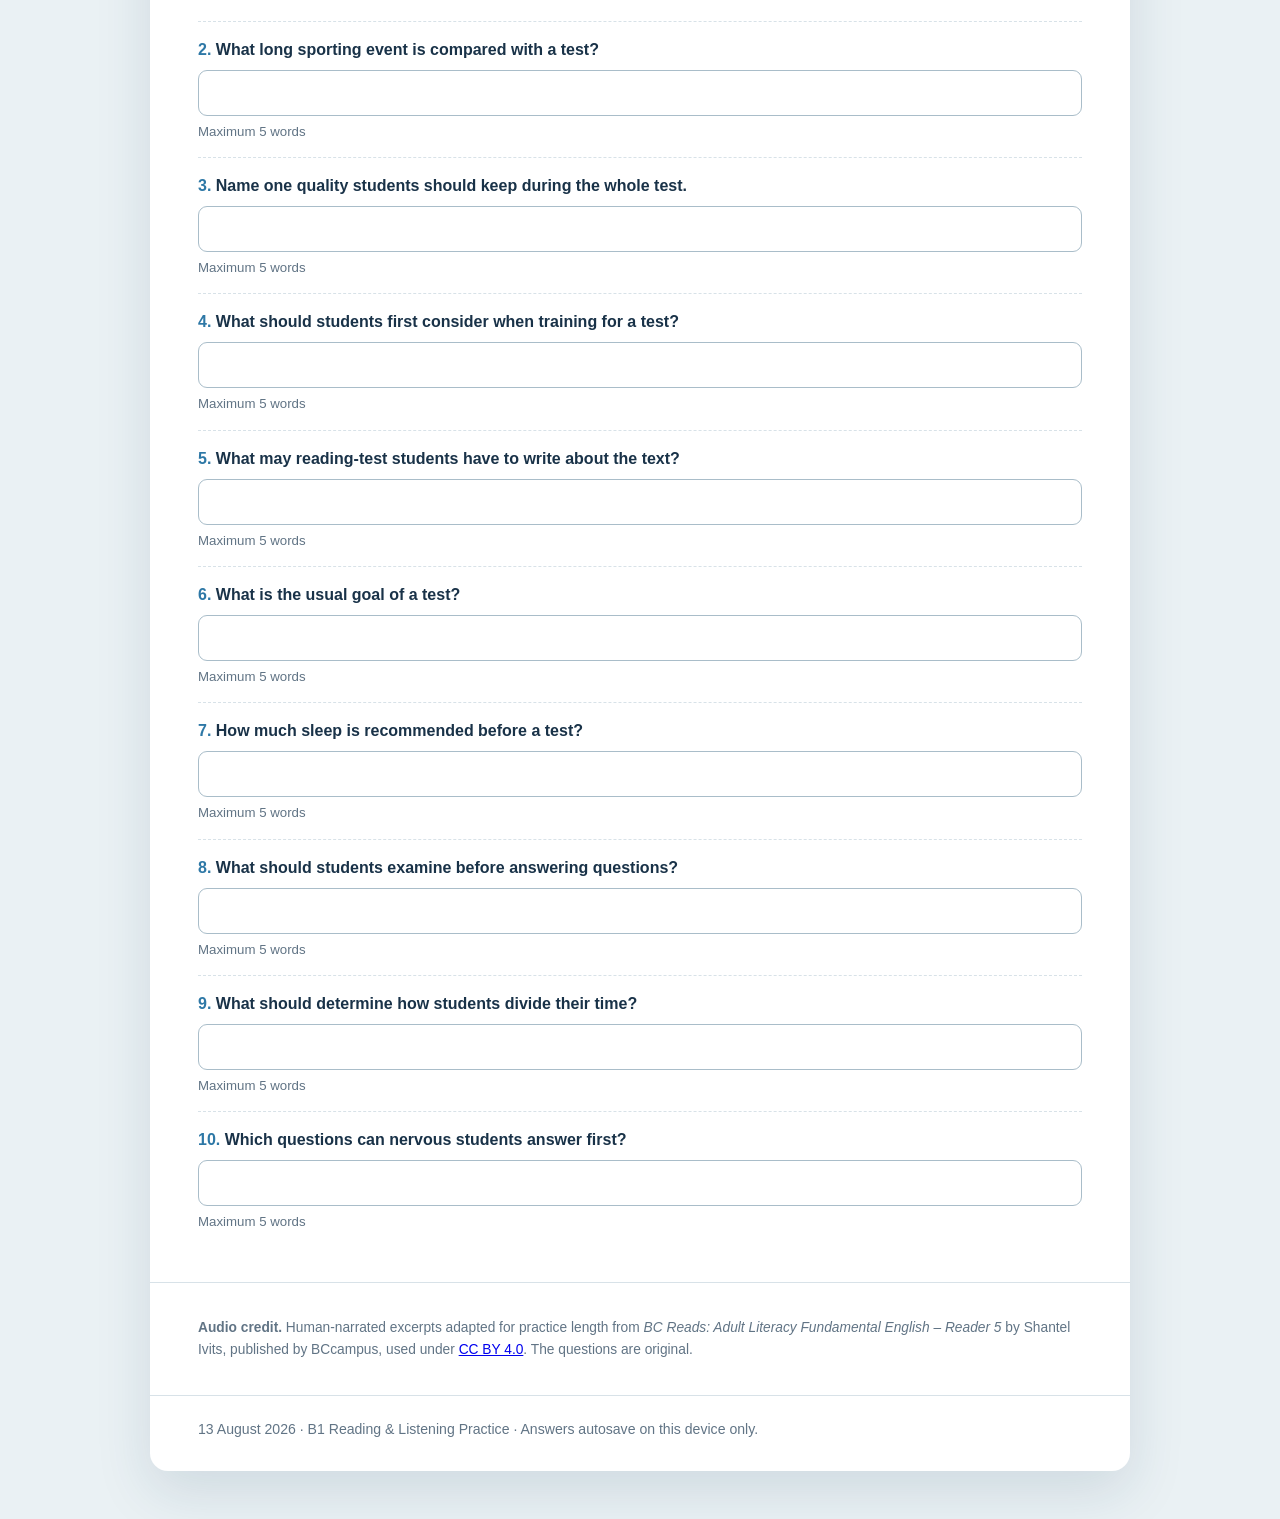
<file: hm-0813/index.html>
<!doctype html>
<html lang="en">
<head>
  <meta charset="utf-8">
  <meta name="viewport" content="width=device-width, initial-scale=1">
  <title>B1 Reading &amp; Listening Practice · 13 August 2026</title>
  <style>
    :root{--ink:#193248;--muted:#617485;--navy:#173f5f;--blue:#2e78a6;--teal:#2b7a78;--gold:#b77c22;--paper:#fff;--line:#d8e2e8;--wash:#eef5f8;--warm:#fff7e8;--ok:#26705a}
    *{box-sizing:border-box}html{scroll-behavior:smooth}body{margin:0;background:#eaf1f4;color:var(--ink);font:16px/1.62 -apple-system,BlinkMacSystemFont,"Segoe UI",Arial,sans-serif}
    main{width:min(980px,calc(100% - 24px));margin:20px auto 48px;background:var(--paper);border-radius:18px;box-shadow:0 20px 55px rgba(23,63,95,.13);overflow:hidden}
    header{padding:40px 48px 34px;color:#fff;background:linear-gradient(128deg,var(--navy),var(--blue) 58%,var(--teal))}
    .eyebrow{font-size:.78rem;font-weight:800;letter-spacing:.12em;text-transform:uppercase;opacity:.9}h1{margin:.5rem 0 .8rem;font-size:clamp(2rem,5.2vw,3.45rem);line-height:1.04}header p{max-width:760px;margin:.45rem 0}
    .facts{display:grid;grid-template-columns:repeat(4,1fr);gap:9px;margin-top:20px}.fact{padding:10px 12px;border:1px solid rgba(255,255,255,.35);border-radius:10px;background:rgba(255,255,255,.08)}.fact b{display:block;font-size:.75rem;letter-spacing:.06em;text-transform:uppercase}.fact span{font-size:.9rem}
    .savebar{position:sticky;top:0;z-index:4;display:flex;justify-content:space-between;gap:12px;padding:10px 48px;background:#f6fafb;border-bottom:1px solid var(--line);font-size:.88rem;color:var(--muted)}#save-status{color:var(--ok);font-weight:750}
    section{padding:34px 48px;border-bottom:1px solid var(--line)}h2{margin:0 0 8px;font-size:1.55rem;color:var(--navy)}h3{margin:26px 0 10px;font-size:1.17rem;color:var(--navy)}p{margin:.65rem 0}.lead{color:var(--muted);margin:0 0 18px}.instructions{padding:13px 15px;border-left:5px solid var(--gold);border-radius:9px;background:var(--warm)}.text{padding:20px 22px;border:1px solid var(--line);border-radius:13px;background:#fbfdfe}.text p:first-child{margin-top:0}.text p:last-child{margin-bottom:0}
    .questions{margin:18px 0 0;padding:0;list-style:none;counter-reset:item}.question{counter-increment:item;padding:15px 0;border-bottom:1px dashed var(--line)}.question:last-child{border-bottom:0}.question label,.question .qtext{display:block;font-weight:720;margin-bottom:7px}.question label::before,.question .qtext::before{content:counter(item) ". ";color:var(--blue)}
    select,input[type="text"]{width:100%;min-height:44px;padding:9px 11px;border:1.5px solid #a9bdc9;border-radius:9px;background:#fff;color:var(--ink);font:inherit}select:focus,input:focus{outline:3px solid rgba(46,120,166,.18);border-color:var(--blue)}.limit{display:block;margin-top:5px;color:var(--muted);font-size:.83rem}
    .audio-card{padding:18px;border:1px solid var(--line);border-radius:13px;background:var(--wash)}audio{display:block;width:100%;margin:12px 0 4px}.listen-rule{display:grid;grid-template-columns:repeat(3,1fr);gap:9px;margin:12px 0}.step{padding:10px;border-radius:9px;background:#fff;border:1px solid var(--line);font-size:.9rem}.step b{color:var(--blue)}
    .license{font-size:.86rem;color:var(--muted)}footer{padding:22px 48px 30px;color:var(--muted);font-size:.88rem}
    @media(max-width:720px){header,section,footer{padding-left:21px;padding-right:21px}.savebar{padding-left:21px;padding-right:21px}.facts{grid-template-columns:repeat(2,1fr)}.listen-rule{grid-template-columns:1fr}main{width:min(100% - 12px,980px);margin:6px auto 28px;border-radius:11px}}
    @media print{body{background:#fff;font-size:10.5pt}main{width:100%;margin:0;box-shadow:none;border-radius:0}.savebar{position:static}header{padding:25px 30px}section{padding:22px 30px}.question,.text,.audio-card{break-inside:avoid}}
  </style>
</head>
<body>
<main>
  <header>
    <div class="eyebrow">Orchidea Prep Course · Independent Practice</div>
    <h1>B1 Reading &amp; Listening</h1>
    <p>Complete four exam-style tasks. Work without a dictionary on your first attempt. Your answers stay only in this browser.</p>
    <div class="facts">
      <div class="fact"><b>Reading</b><span>35 minutes</span></div>
      <div class="fact"><b>Listening</b><span>about 20–25 minutes</span></div>
      <div class="fact"><b>Tasks</b><span>2 Reading + 2 Listening</span></div>
      <div class="fact"><b>Answers</b><span>10 per task</span></div>
    </div>
  </header>

  <div class="savebar"><span>Private local draft · no answers are sent</span><span id="save-status" aria-live="polite">Ready</span></div>

  <section id="reading-1">
    <h2>Reading Task 1 · The Last Bus Home</h2>
    <p class="lead">Read the article and choose A, B or C for questions 1–10.</p>
    <div class="instructions"><strong>Exam move:</strong> Find the sentence that proves your answer. Reject an option if it is merely mentioned but changes the reason, time, number or condition.</div>
    <div class="text" data-reading-text="1">
      <p>For years, people who finished work late in Bellford had only two choices: pay for a taxi or walk home. The final public bus left the town centre at 10:15 p.m., forty-five minutes before the hospital’s evening shift ended. After a staff survey found that 62 per cent of late workers spent more than an hour travelling home, the council agreed to test a new service called NightLink.</p>
      <p>NightLink uses two fourteen-seat electric minibuses. It operates from Monday to Saturday between 10:30 p.m. and 1:30 a.m. Passengers book a journey by 10 p.m., either through a simple app or by telephone. The buses use twelve fixed stops, but the order changes according to that evening’s bookings. This makes the journey more direct than an ordinary bus route. A ticket costs the same as a daytime bus ticket, and monthly passes are accepted. Drivers do not take cash, which the council says saves time and improves safety.</p>
      <p>Anyone may use the service, although bookings from the hospital, railway depot and food factory are placed first when both buses are full. Some residents have criticised this rule. They argue that young people returning from evening courses also need reliable transport. Transport manager Elena Marsh says the priority rule is temporary and will be reviewed after the twelve-week trial.</p>
      <p>The first month produced 420 passenger journeys. Most riders used NightLink at least twice a week, and the average wait after work fell to eighteen minutes. However, requests from villages outside Bellford sometimes made the route late. The council therefore limited bookings to places within six kilometres of the town centre.</p>
      <p>Hospital assistant Kareem Ali says the change has made his week less stressful. “I used to spend nearly a quarter of my evening pay on taxis,” he explains. “Now I know what time I will get home.” The council will continue NightLink if it carries an average of eight passengers each night and receives positive feedback from at least three quarters of users.</p>
    </div>
    <ol class="questions">
      <li class="question"><label for="r1q1">Why did the council start the NightLink trial?</label><select id="r1q1" name="r1q1"><option value="">Choose…</option><option value="A">A. Taxi companies asked for help.</option><option value="B">B. A survey showed late workers had difficult journeys.</option><option value="C">C. The hospital changed its evening shift.</option></select></li>
      <li class="question"><label for="r1q2">When must passengers make a booking?</label><select id="r1q2" name="r1q2"><option value="">Choose…</option><option value="A">A. Before the daytime buses stop</option><option value="B">B. Forty-five minutes before work ends</option><option value="C">C. By 10 p.m. on the travel day</option></select></li>
      <li class="question"><label for="r1q3">What changes from one evening to another?</label><select id="r1q3" name="r1q3"><option value="">Choose…</option><option value="A">A. The order of the stops</option><option value="B">B. The price of a ticket</option><option value="C">C. The number of fixed stops</option></select></li>
      <li class="question"><label for="r1q4">Why is cash not accepted on the buses?</label><select id="r1q4" name="r1q4"><option value="">Choose…</option><option value="A">A. The app gives passengers a discount.</option><option value="B">B. The council wants faster and safer journeys.</option><option value="C">C. Monthly passes are cheaper to manage.</option></select></li>
      <li class="question"><label for="r1q5">What have some residents complained about?</label><select id="r1q5" name="r1q5"><option value="">Choose…</option><option value="A">A. The minibuses are often completely empty.</option><option value="B">B. The service does not run on Sundays.</option><option value="C">C. Some workers receive booking priority.</option></select></li>
      <li class="question"><label for="r1q6">When will the priority rule be considered again?</label><select id="r1q6" name="r1q6"><option value="">Choose…</option><option value="A">A. After the twelve-week trial</option><option value="B">B. At the end of the first month</option><option value="C">C. When a third bus is available</option></select></li>
      <li class="question"><label for="r1q7">What problem appeared during the first month?</label><select id="r1q7" name="r1q7"><option value="">Choose…</option><option value="A">A. Too few regular passengers booked.</option><option value="B">B. Trips outside town caused delays.</option><option value="C">C. Workers waited longer than before.</option></select></li>
      <li class="question"><label for="r1q8">How did the council respond to that problem?</label><select id="r1q8" name="r1q8"><option value="">Choose…</option><option value="A">A. It reduced the hours of the service.</option><option value="B">B. It added more village stops.</option><option value="C">C. It introduced a six-kilometre limit.</option></select></li>
      <li class="question"><label for="r1q9">What financial benefit does Kareem mention?</label><select id="r1q9" name="r1q9"><option value="">Choose…</option><option value="A">A. He spends less of his pay on travel.</option><option value="B">B. His employer buys his monthly pass.</option><option value="C">C. He earns more for working late.</option></select></li>
      <li class="question"><label for="r1q10">Which condition must be met for NightLink to continue?</label><select id="r1q10" name="r1q10"><option value="">Choose…</option><option value="A">A. At least 75 per cent of users must give positive feedback.</option><option value="B">B. Every bus must carry fourteen people each night.</option><option value="C">C. All late workers must use it twice a week.</option></select></li>
    </ol>
  </section>

  <section id="reading-2">
    <h2>Reading Task 2 · A Town Counts Its Swifts</h2>
    <p class="lead">Read the article and answer questions 1–10. Use no more than five words for each answer.</p>
    <div class="instructions"><strong>Exam move:</strong> Give only the information requested. A short correct answer is safer than copying a whole sentence.</div>
    <div class="text" data-reading-text="2">
      <p>Every spring, swifts return to the town of Marston after spending the winter in Africa. These small dark birds rarely land except when they are nesting. For many years, they made their homes in narrow spaces under the roofs of old buildings. As damaged roofs were repaired, however, some of these entrances were closed. Local birdwatcher Nina Cole worried that the town was losing nesting places without realising it.</p>
      <p>Nina formed the Marston Swift Team with twelve volunteers. From May to July, pairs of volunteers visit twelve locations at sunset twice a week. They do not try to count every bird in the sky. Instead, they watch for swifts entering a particular hole, because this is stronger evidence of an active nest. One person observes while the other records the exact time and address. They enter the information into an online map after returning home.</p>
      <p>The survey brought surprises. Volunteers had expected the church tower to be the most important site, but no birds entered it. The roof above Patel’s Bakery, in contrast, contained six active nests. The team worked with the bakery owner to protect the openings during repairs. It also installed thirty wooden nest boxes on the library and sports hall. Small speakers played recorded swift calls for one hour after sunrise in May, helping returning birds notice the unfamiliar boxes.</p>
      <p>The project also changed local building advice. Before roof work begins, owners are now asked to arrange a short nest survey. If swifts are present, builders can keep the original entrance or place a nest box nearby. Work close to an active nest must wait until the young birds have left.</p>
      <p>At the end of the first summer, the team recorded eighteen occupied sites, compared with fourteen at the start. Nina is pleased but careful. A cold, wet June may have changed the birds’ behaviour, so one season cannot prove that the population has grown. The volunteers plan to repeat the same counts for five years. Their long-term goal is not simply to produce a bigger number, but to learn which actions genuinely help the birds return.</p>
    </div>
    <ol class="questions">
      <li class="question"><label for="r2q1">Where do swifts spend the winter?</label><input id="r2q1" name="r2q1" type="text" autocomplete="off"><span class="limit">Maximum 5 words</span></li>
      <li class="question"><label for="r2q2">What building work closed some nest entrances?</label><input id="r2q2" name="r2q2" type="text" autocomplete="off"><span class="limit">Maximum 5 words</span></li>
      <li class="question"><label for="r2q3">How many volunteers joined the team?</label><input id="r2q3" name="r2q3" type="text" autocomplete="off"><span class="limit">Maximum 5 words</span></li>
      <li class="question"><label for="r2q4">What action is accepted as evidence of an active nest?</label><input id="r2q4" name="r2q4" type="text" autocomplete="off"><span class="limit">Maximum 5 words</span></li>
      <li class="question"><label for="r2q5">When do the volunteers visit the locations?</label><input id="r2q5" name="r2q5" type="text" autocomplete="off"><span class="limit">Maximum 5 words</span></li>
      <li class="question"><label for="r2q6">Which building had six active nests?</label><input id="r2q6" name="r2q6" type="text" autocomplete="off"><span class="limit">Maximum 5 words</span></li>
      <li class="question"><label for="r2q7">How many nest boxes were installed?</label><input id="r2q7" name="r2q7" type="text" autocomplete="off"><span class="limit">Maximum 5 words</span></li>
      <li class="question"><label for="r2q8">What helped birds notice the new boxes?</label><input id="r2q8" name="r2q8" type="text" autocomplete="off"><span class="limit">Maximum 5 words</span></li>
      <li class="question"><label for="r2q9">When must work near an active nest begin?</label><input id="r2q9" name="r2q9" type="text" autocomplete="off"><span class="limit">Maximum 5 words</span></li>
      <li class="question"><label for="r2q10">For how many years will the counts continue?</label><input id="r2q10" name="r2q10" type="text" autocomplete="off"><span class="limit">Maximum 5 words</span></li>
    </ol>
  </section>

  <section id="listening-1">
    <h2>Listening Task 1 · The Amazing Human Brain</h2>
    <p class="lead">You will hear the recording twice. Choose A, B or C for questions 1–10.</p>
    <div class="audio-card">
      <div class="listen-rule"><div class="step"><b>Before</b><br>Read all ten questions.</div><div class="step"><b>First play</b><br>Follow the main sequence.</div><div class="step"><b>Second play</b><br>Confirm exact details.</div></div>
      <audio controls preload="metadata" aria-label="Listening Task 1 audio">
        <source src="audio/listening-1-amazing-brain.m4a" type="audio/mp4">
        Your browser cannot play this audio.
      </audio>
    </div>
    <ol class="questions">
      <li class="question"><label for="l1q1">How long did the human brain take to develop?</label><select id="l1q1" name="l1q1"><option value="">Choose…</option><option value="A">A. About 70 million years</option><option value="B">B. About 700 million years</option><option value="C">C. About 7 billion years</option></select></li>
      <li class="question"><label for="l1q2">Why did nerves begin developing at the creature’s head?</label><select id="l1q2" name="l1q2"><option value="">Choose…</option><option value="A">A. To sense food, light and danger early</option><option value="B">B. To help its body grow longer</option><option value="C">C. To carry messages to its tail</option></select></li>
      <li class="question"><label for="l1q3">What carried messages between the brain and body?</label><select id="l1q3" name="l1q3"><option value="">Choose…</option><option value="A">A. A group of muscles</option><option value="B">B. The creature’s ears</option><option value="C">C. A spinal cord</option></select></li>
      <li class="question"><label for="l1q4">Which senses could the fish’s brain receive messages from?</label><select id="l1q4" name="l1q4"><option value="">Choose…</option><option value="A">A. Taste, touch and balance</option><option value="B">B. Sight, hearing and smell</option><option value="C">C. Heat, pain and movement</option></select></li>
      <li class="question"><label for="l1q5">Why did the fish need a larger, more complex brain?</label><select id="l1q5" name="l1q5"><option value="">Choose…</option><option value="A">A. It began moving on land.</option><option value="B">B. It needed to find food underwater.</option><option value="C">C. It developed a stronger sense of smell.</option></select></li>
      <li class="question"><label for="l1q6">Which brain abilities became especially strong in the monkey?</label><select id="l1q6" name="l1q6"><option value="">Choose…</option><option value="A">A. Reason and memory</option><option value="B">B. Hearing and speech</option><option value="C">C. Seeing and being social</option></select></li>
      <li class="question"><label for="l1q7">What did people once think the brain was?</label><select id="l1q7" name="l1q7"><option value="">Choose…</option><option value="A">A. The centre of emotion</option><option value="B">B. Useless stuffing</option><option value="C">C. A simple memory store</option></select></li>
      <li class="question"><label for="l1q8">Which part is connected with human intelligence?</label><select id="l1q8" name="l1q8"><option value="">Choose…</option><option value="A">A. The cerebral cortex</option><option value="B">B. The spinal cord</option><option value="C">C. The top lobe</option></select></li>
      <li class="question"><label for="l1q9">Which lobe processes information from skin, muscles and joints?</label><select id="l1q9" name="l1q9"><option value="">Choose…</option><option value="A">A. The front lobe</option><option value="B">B. The side lobe</option><option value="C">C. The top lobe</option></select></li>
      <li class="question"><label for="l1q10">What does the back lobe process?</label><select id="l1q10" name="l1q10"><option value="">Choose…</option><option value="A">A. Long-term memories</option><option value="B">B. Images from the eyes</option><option value="C">C. Speech and sound</option></select></li>
    </ol>
  </section>

  <section id="listening-2">
    <h2>Listening Task 2 · Put to the Test</h2>
    <p class="lead">You will hear the recording twice. Answer questions 1–10 using no more than five words.</p>
    <div class="audio-card">
      <div class="listen-rule"><div class="step"><b>Before</b><br>Predict the detail type.</div><div class="step"><b>First play</b><br>Write quick notes.</div><div class="step"><b>Second play</b><br>Check spelling and limits.</div></div>
      <audio controls preload="metadata" aria-label="Listening Task 2 audio">
        <source src="audio/listening-2-put-to-the-test.m4a" type="audio/mp4">
        Your browser cannot play this audio.
      </audio>
    </div>
    <ol class="questions">
      <li class="question"><label for="l2q1">What kind of lucky plant might students carry?</label><input id="l2q1" name="l2q1" type="text" autocomplete="off"><span class="limit">Maximum 5 words</span></li>
      <li class="question"><label for="l2q2">What long sporting event is compared with a test?</label><input id="l2q2" name="l2q2" type="text" autocomplete="off"><span class="limit">Maximum 5 words</span></li>
      <li class="question"><label for="l2q3">Name one quality students should keep during the whole test.</label><input id="l2q3" name="l2q3" type="text" autocomplete="off"><span class="limit">Maximum 5 words</span></li>
      <li class="question"><label for="l2q4">What should students first consider when training for a test?</label><input id="l2q4" name="l2q4" type="text" autocomplete="off"><span class="limit">Maximum 5 words</span></li>
      <li class="question"><label for="l2q5">What may reading-test students have to write about the text?</label><input id="l2q5" name="l2q5" type="text" autocomplete="off"><span class="limit">Maximum 5 words</span></li>
      <li class="question"><label for="l2q6">What is the usual goal of a test?</label><input id="l2q6" name="l2q6" type="text" autocomplete="off"><span class="limit">Maximum 5 words</span></li>
      <li class="question"><label for="l2q7">How much sleep is recommended before a test?</label><input id="l2q7" name="l2q7" type="text" autocomplete="off"><span class="limit">Maximum 5 words</span></li>
      <li class="question"><label for="l2q8">What should students examine before answering questions?</label><input id="l2q8" name="l2q8" type="text" autocomplete="off"><span class="limit">Maximum 5 words</span></li>
      <li class="question"><label for="l2q9">What should determine how students divide their time?</label><input id="l2q9" name="l2q9" type="text" autocomplete="off"><span class="limit">Maximum 5 words</span></li>
      <li class="question"><label for="l2q10">Which questions can nervous students answer first?</label><input id="l2q10" name="l2q10" type="text" autocomplete="off"><span class="limit">Maximum 5 words</span></li>
    </ol>
  </section>

  <section class="license">
    <strong>Audio credit.</strong> Human-narrated excerpts adapted for practice length from <em>BC Reads: Adult Literacy Fundamental English – Reader 5</em> by Shantel Ivits, published by BCcampus, used under <a href="https://creativecommons.org/licenses/by/4.0/">CC BY 4.0</a>. The questions are original.
  </section>
  <footer>13 August 2026 · B1 Reading &amp; Listening Practice · Answers autosave on this device only.</footer>
</main>
<script>
(() => {
  const storageKey = "orchidea-hm-0813-b1-v1";
  const fields = [...document.querySelectorAll("select,input[type='text']")];
  const status = document.getElementById("save-status");
  let saved = {};
  try { saved = JSON.parse(localStorage.getItem(storageKey) || "{}"); } catch (_) { saved = {}; }
  fields.forEach(field => {
    if (Object.prototype.hasOwnProperty.call(saved, field.name)) field.value = saved[field.name];
    field.addEventListener("input", () => {
      saved[field.name] = field.value;
      localStorage.setItem(storageKey, JSON.stringify(saved));
      status.textContent = "Saved locally";
      window.clearTimeout(window.__orchideaSaveTimer);
      window.__orchideaSaveTimer = window.setTimeout(() => { status.textContent = "All changes saved"; }, 900);
    });
  });
  status.textContent = Object.keys(saved).length ? "Saved answers restored" : "Ready";
})();
</script>
</body>
</html>
</file>
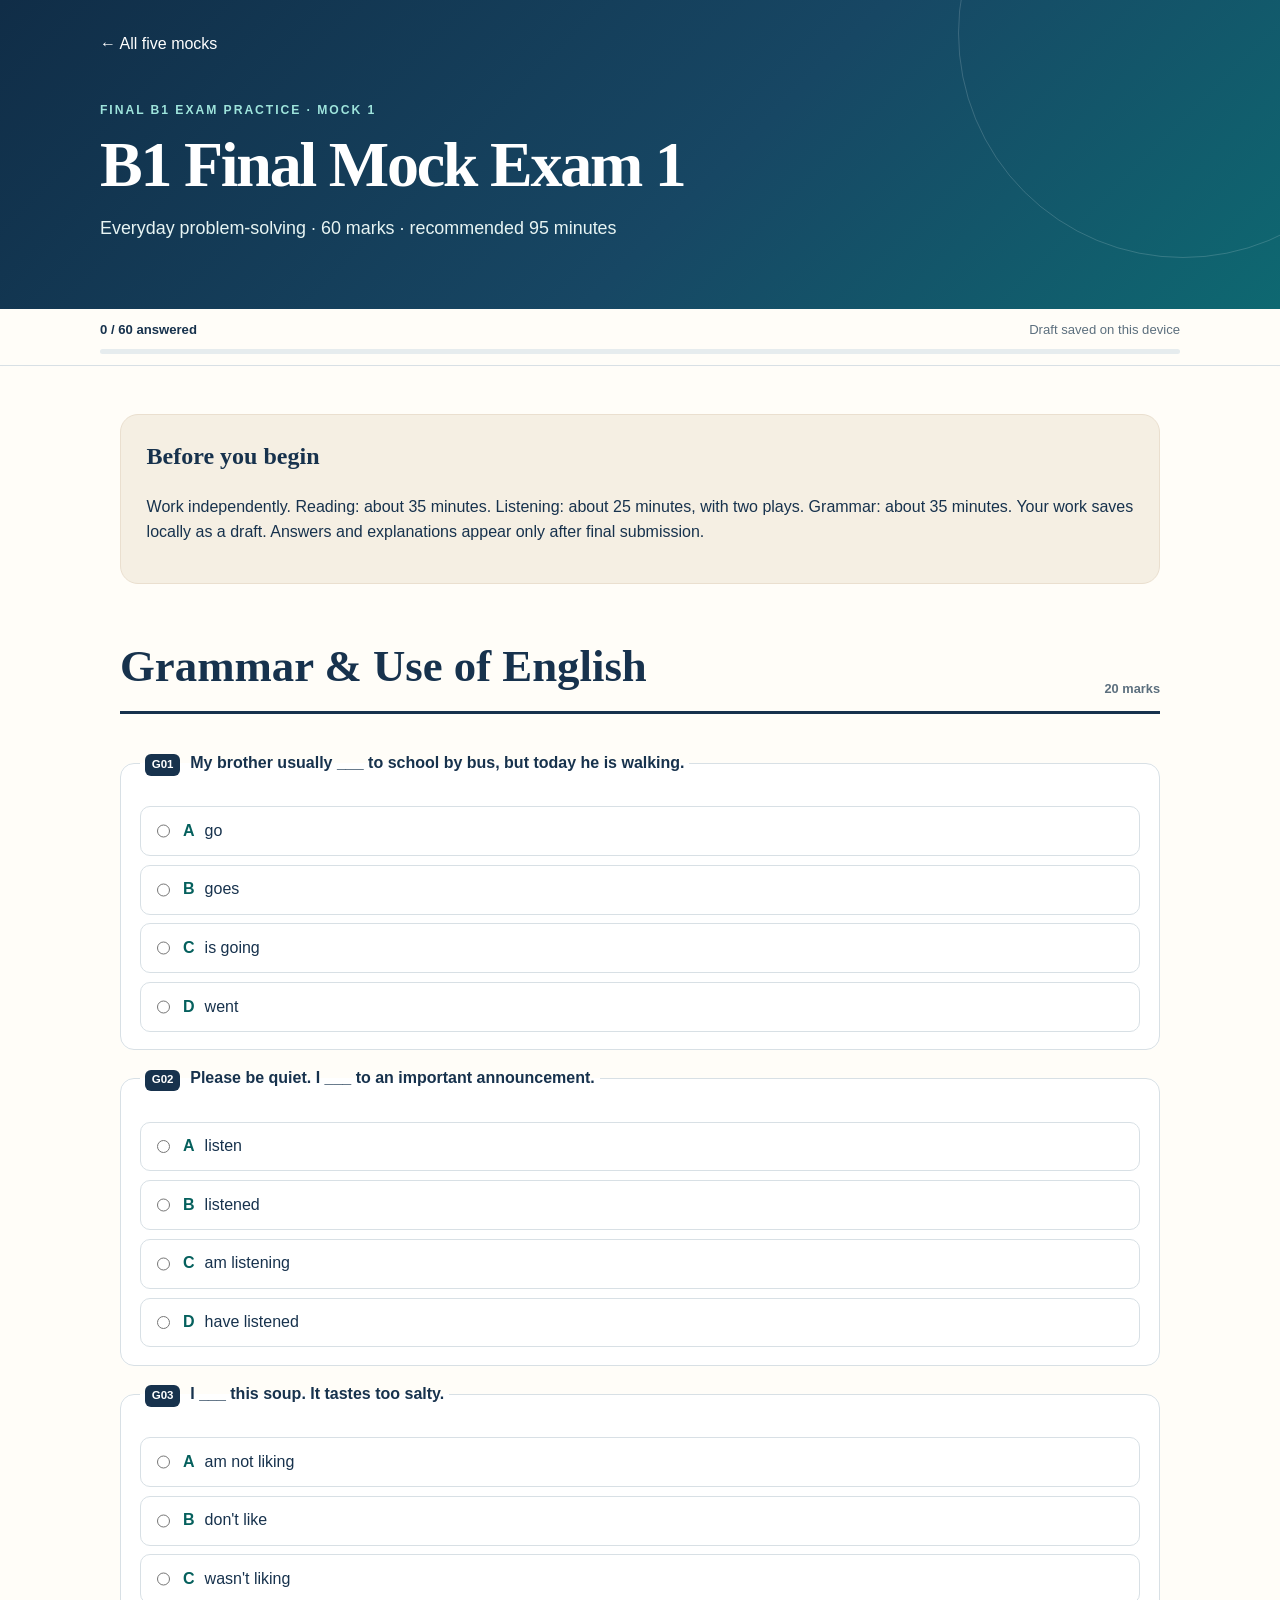
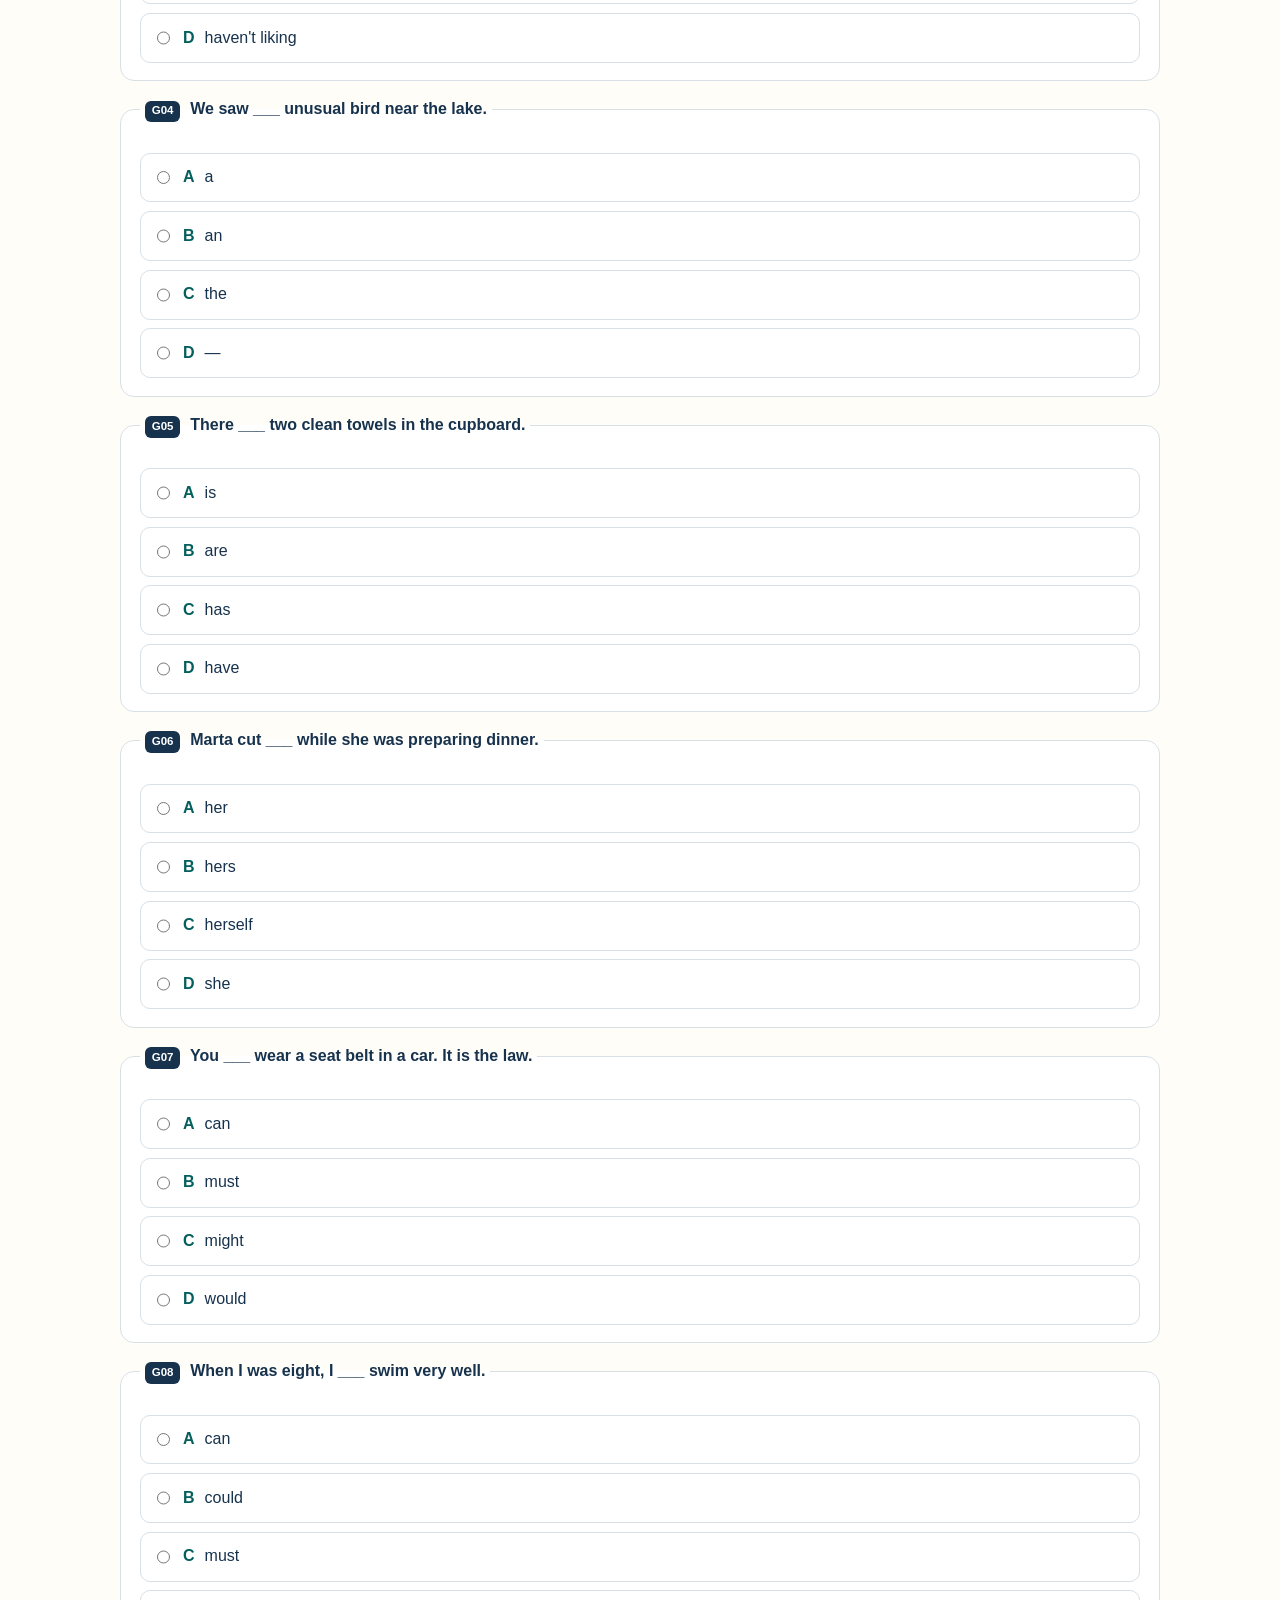
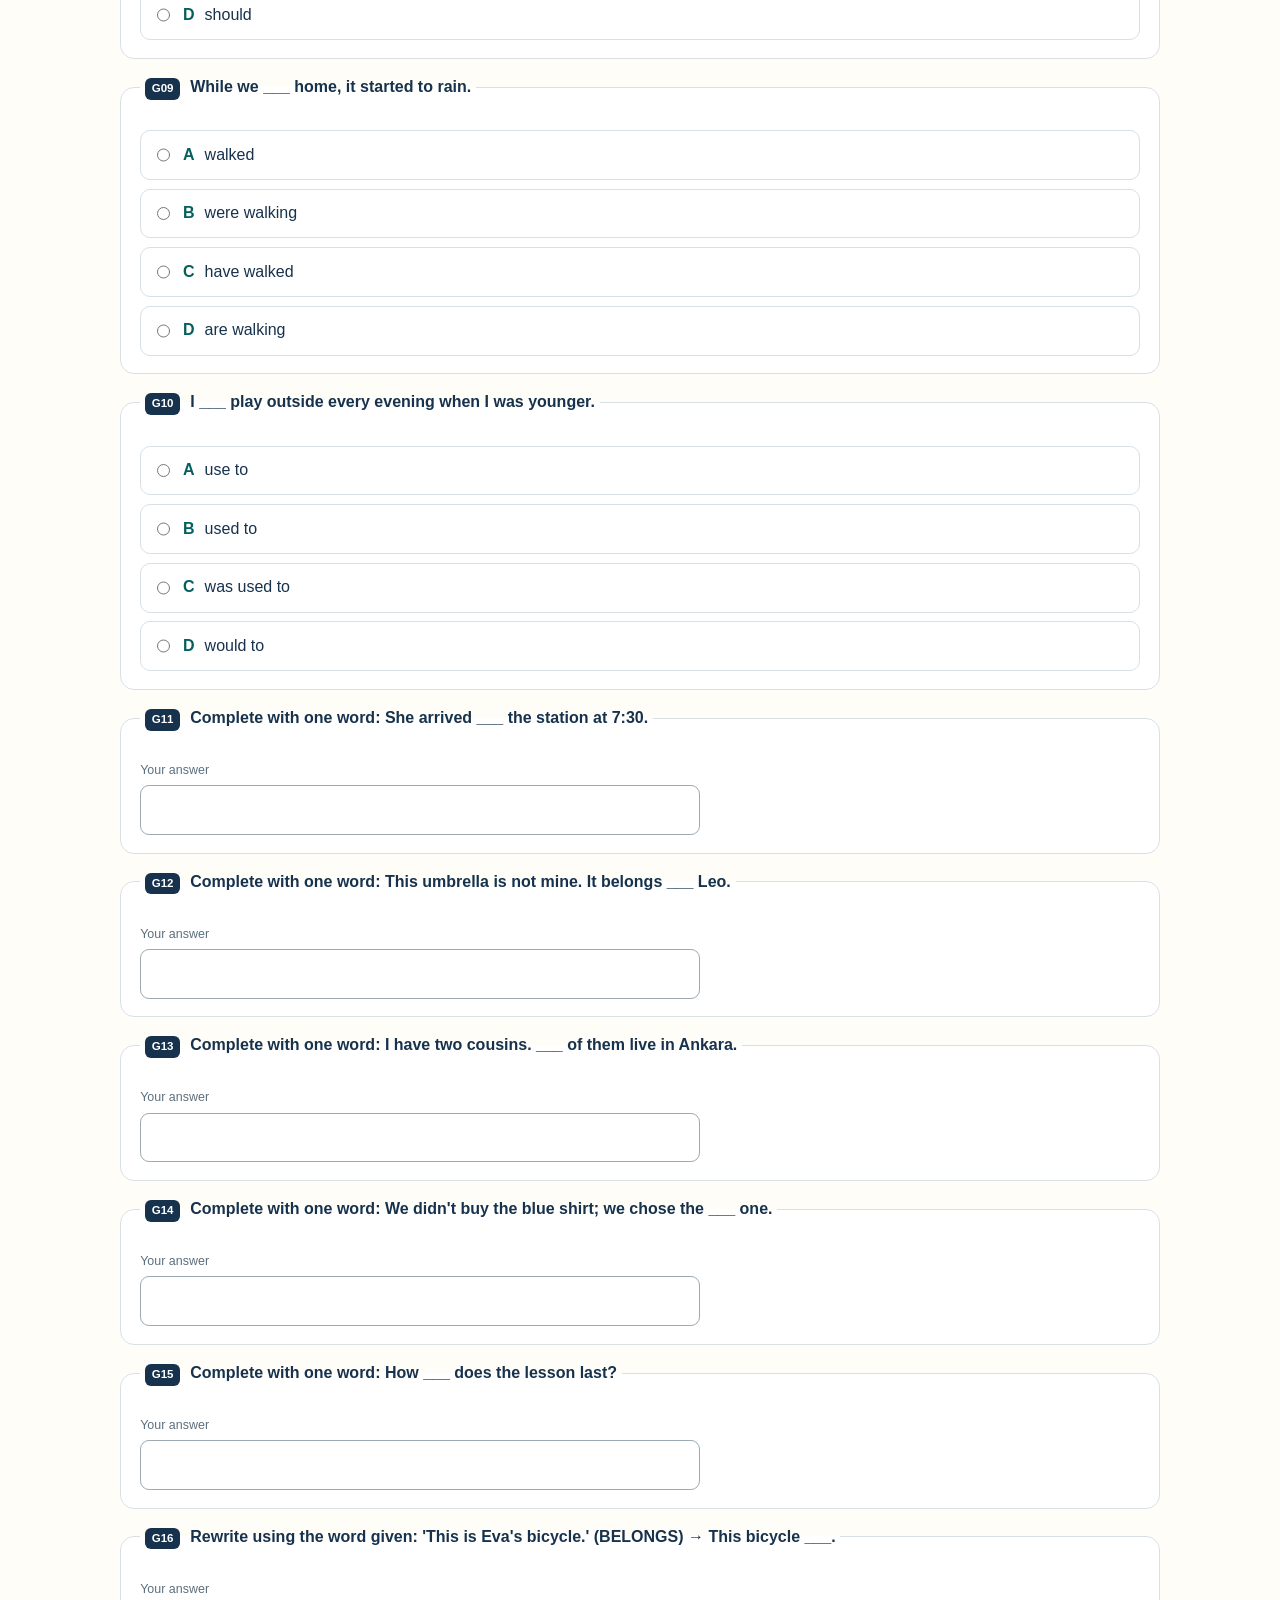
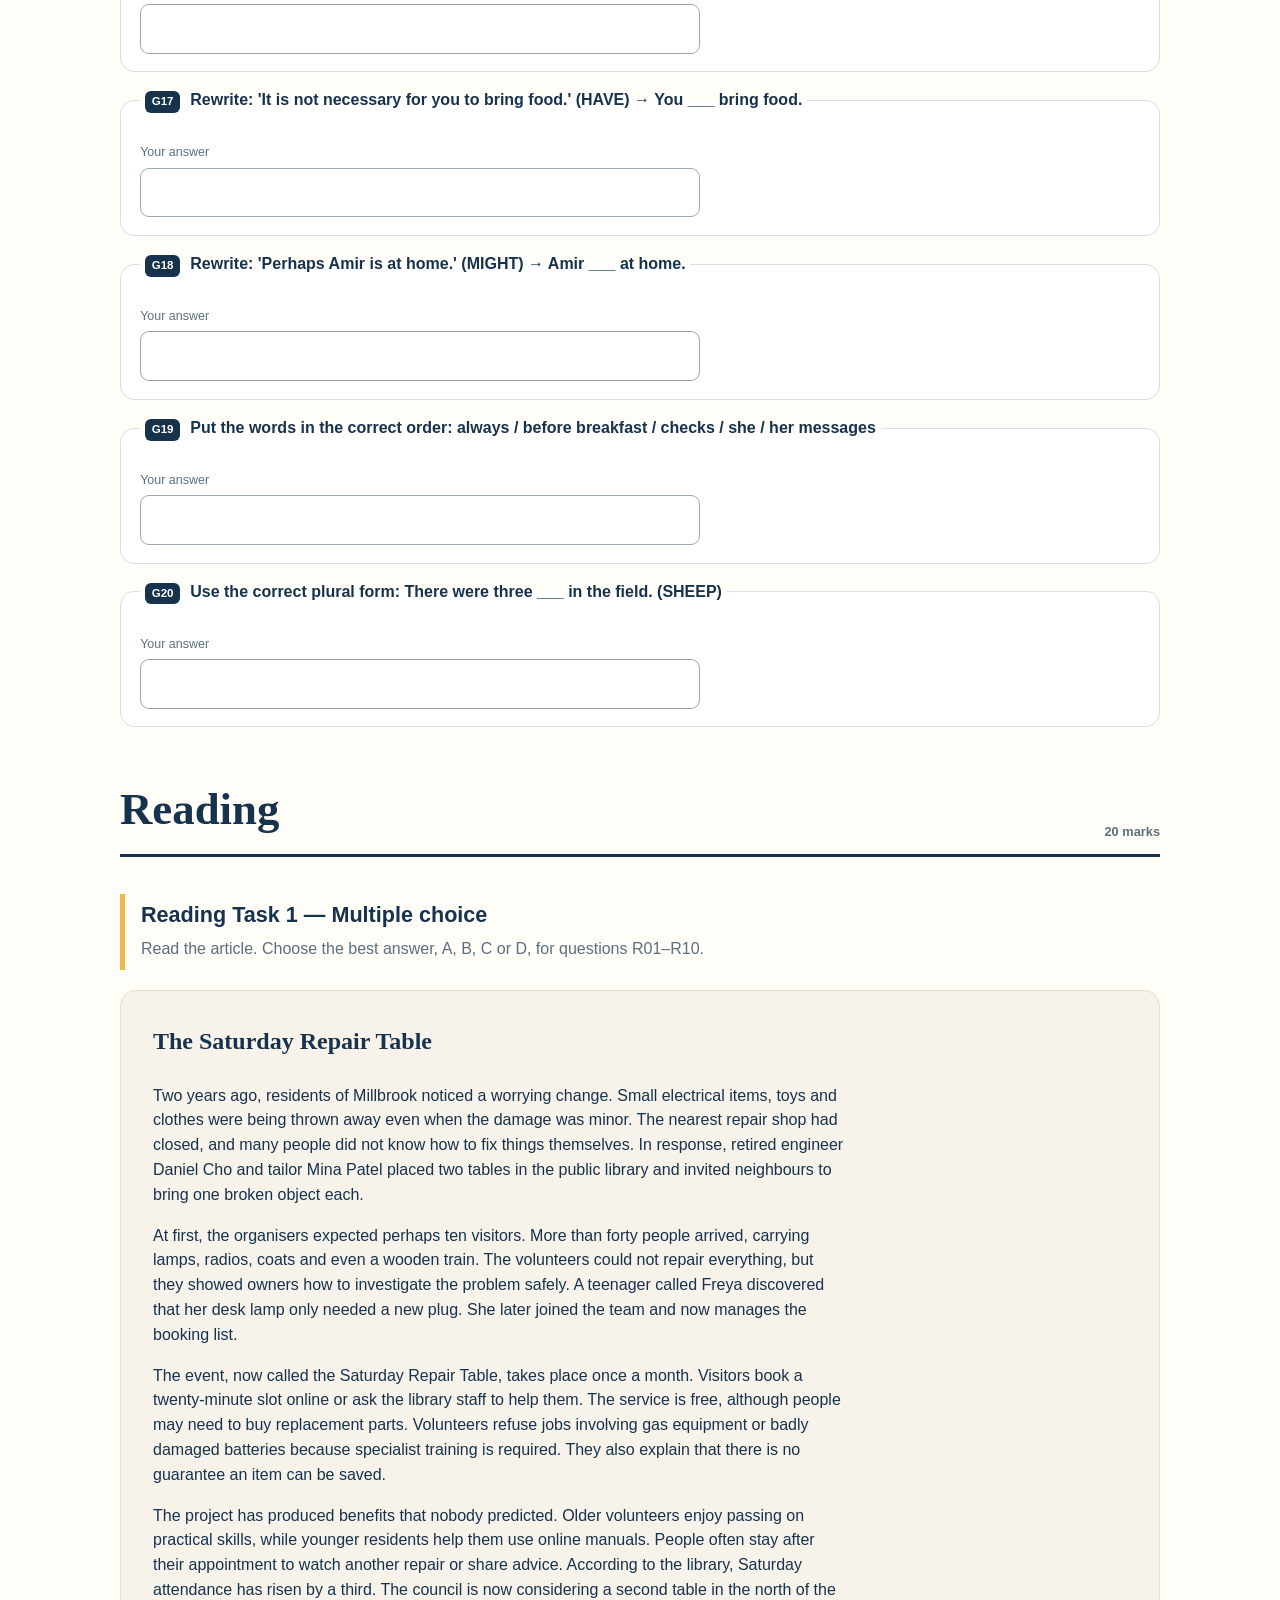
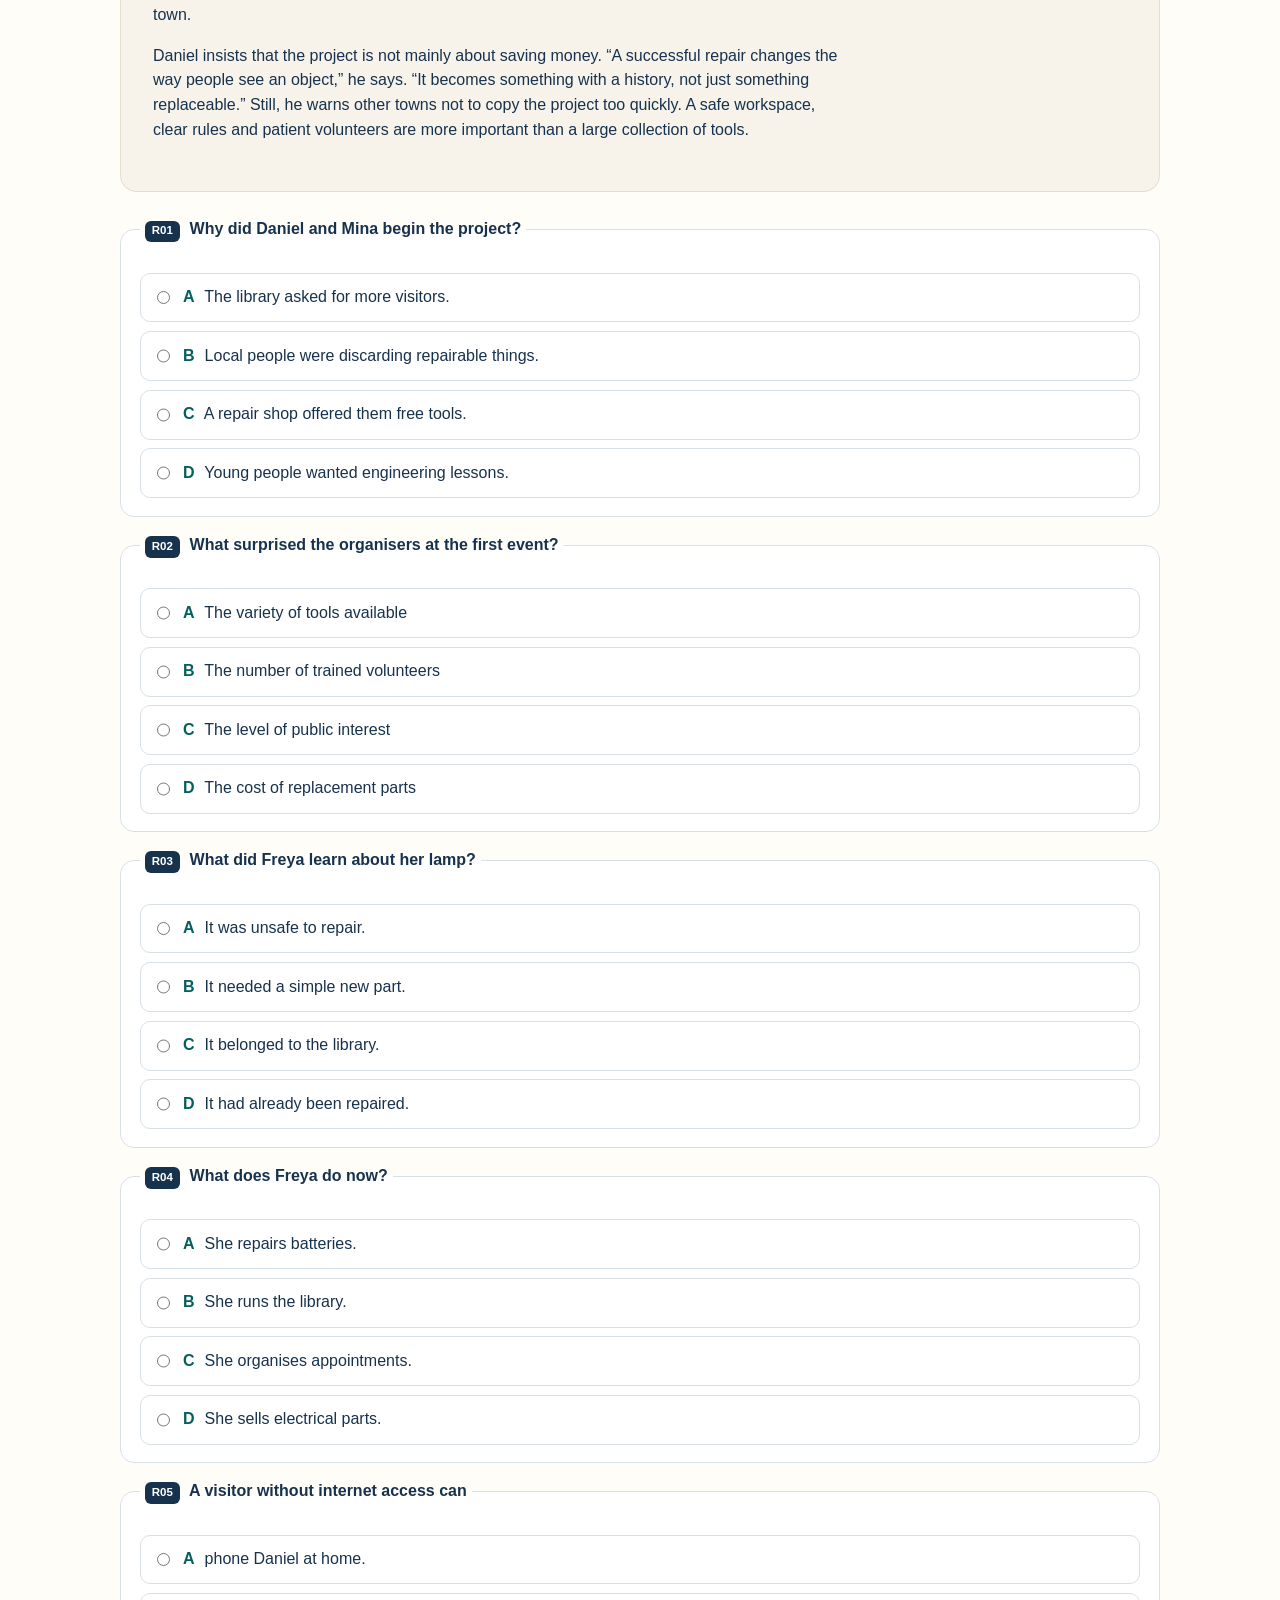
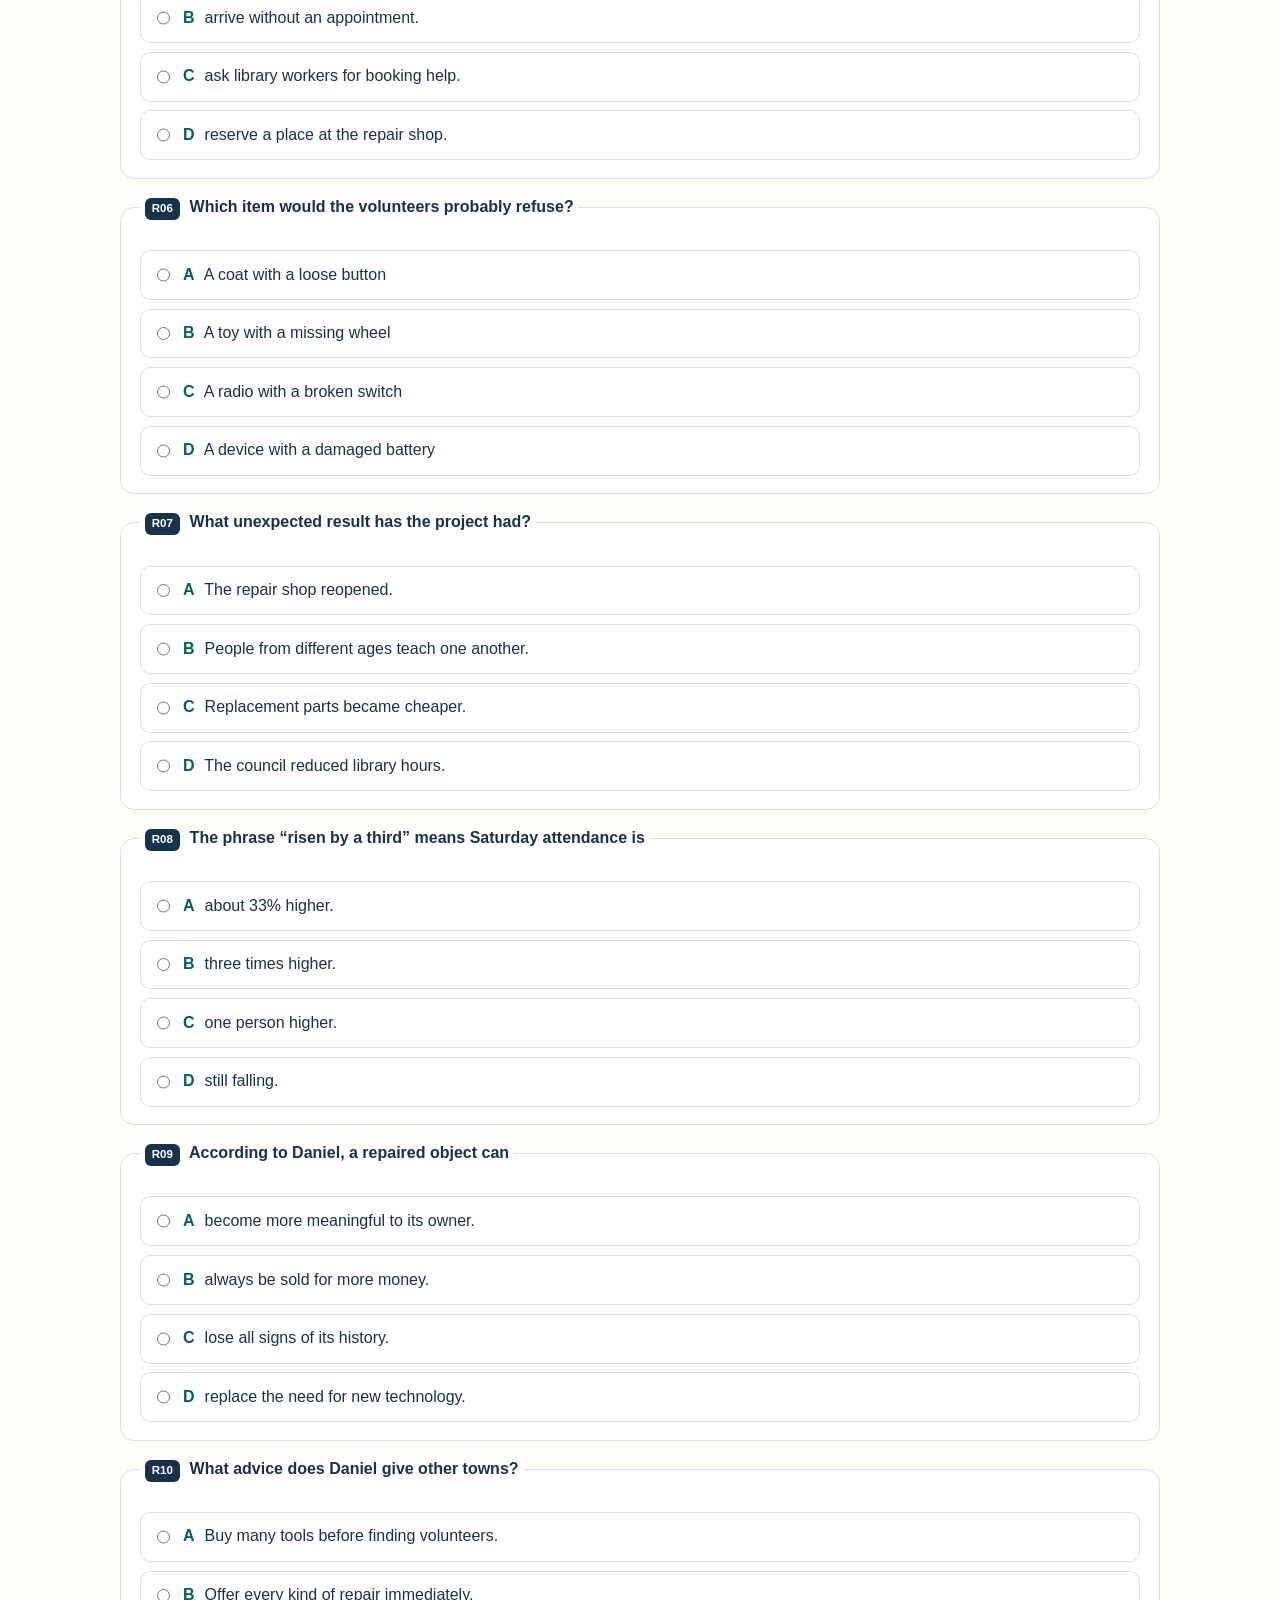
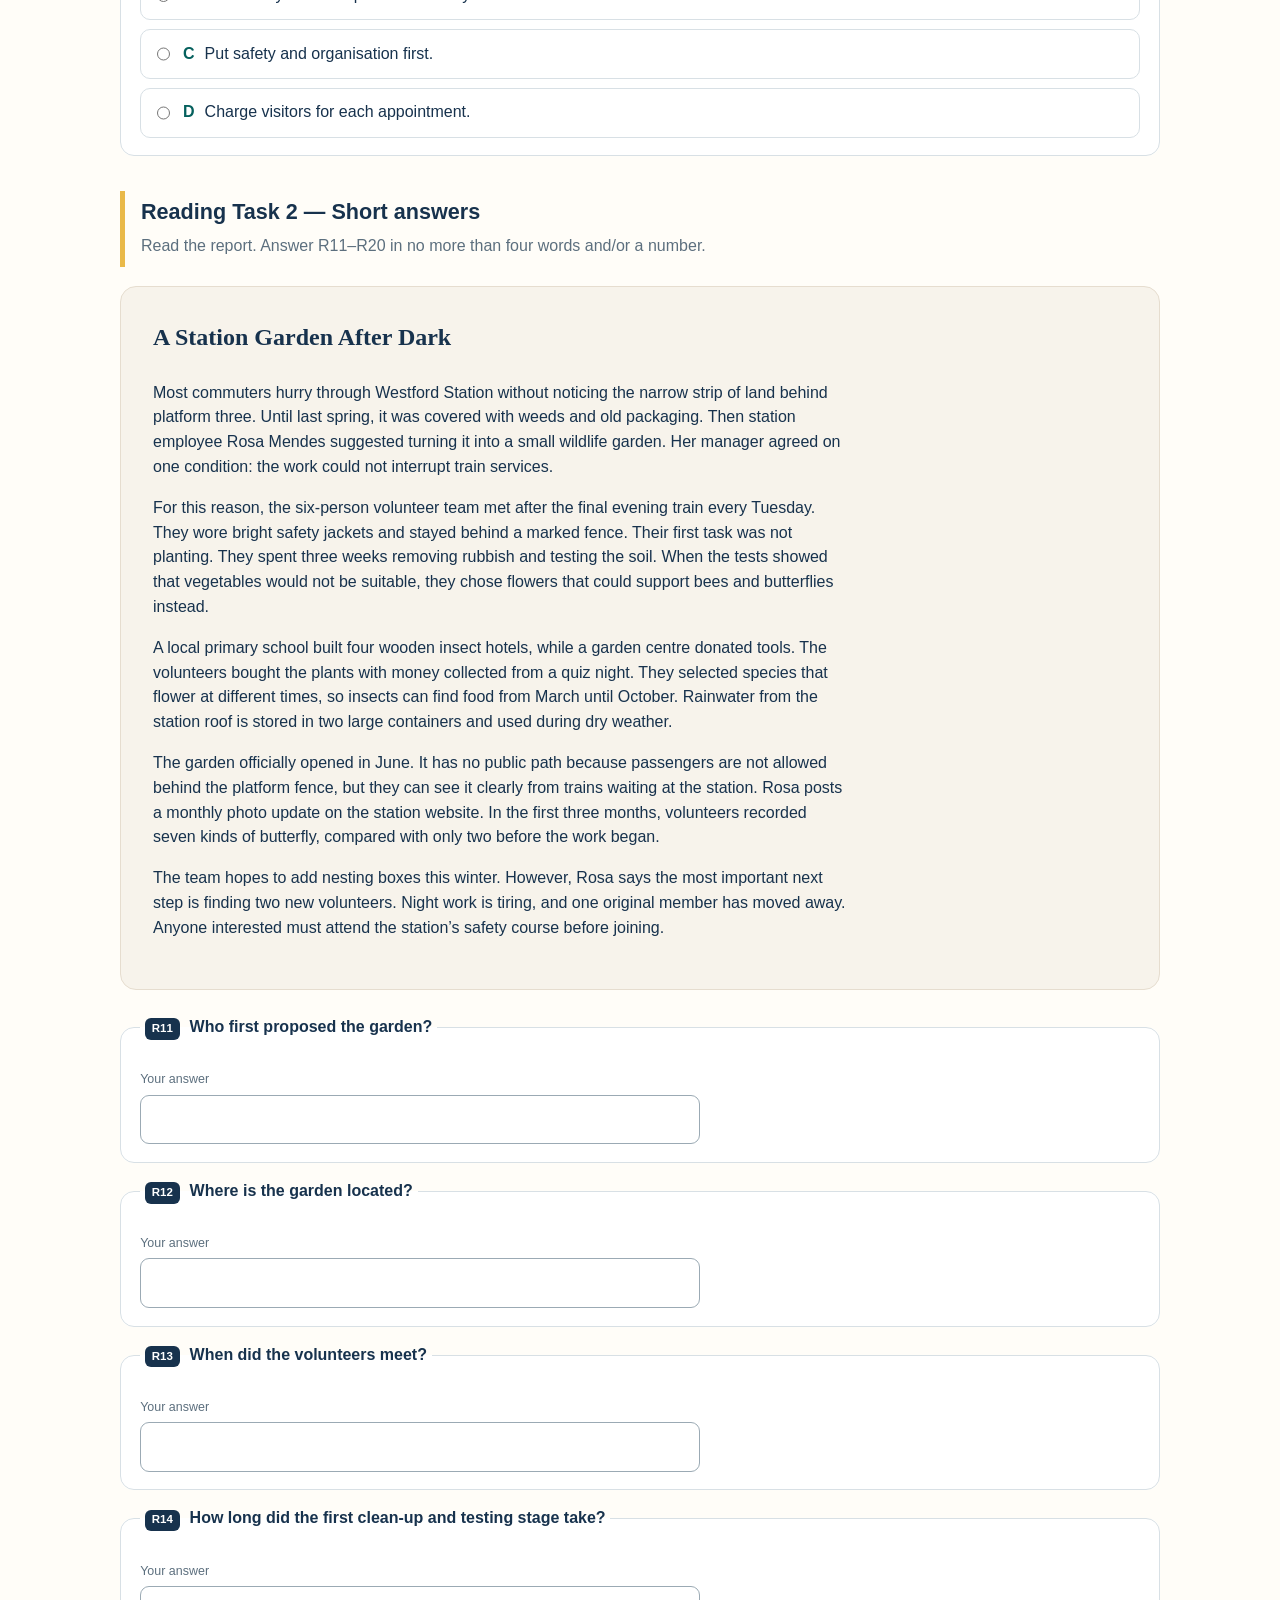
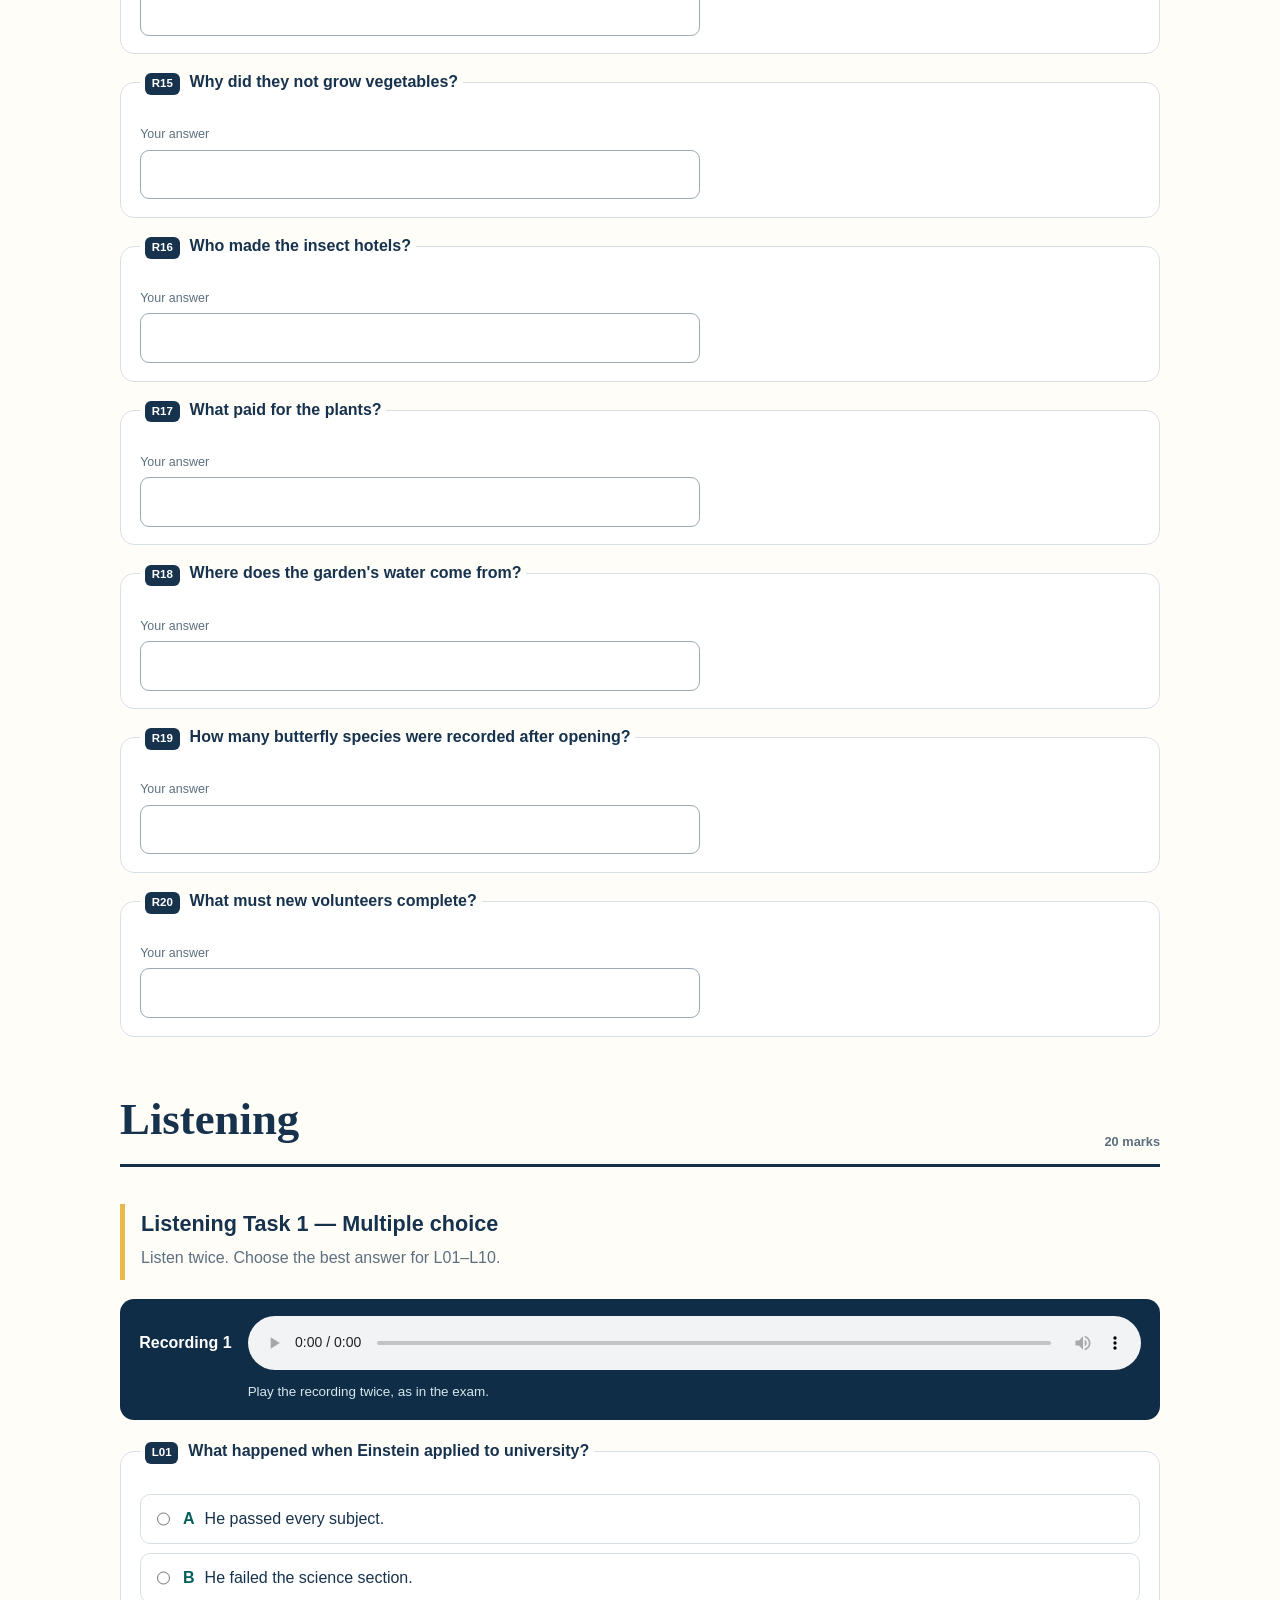
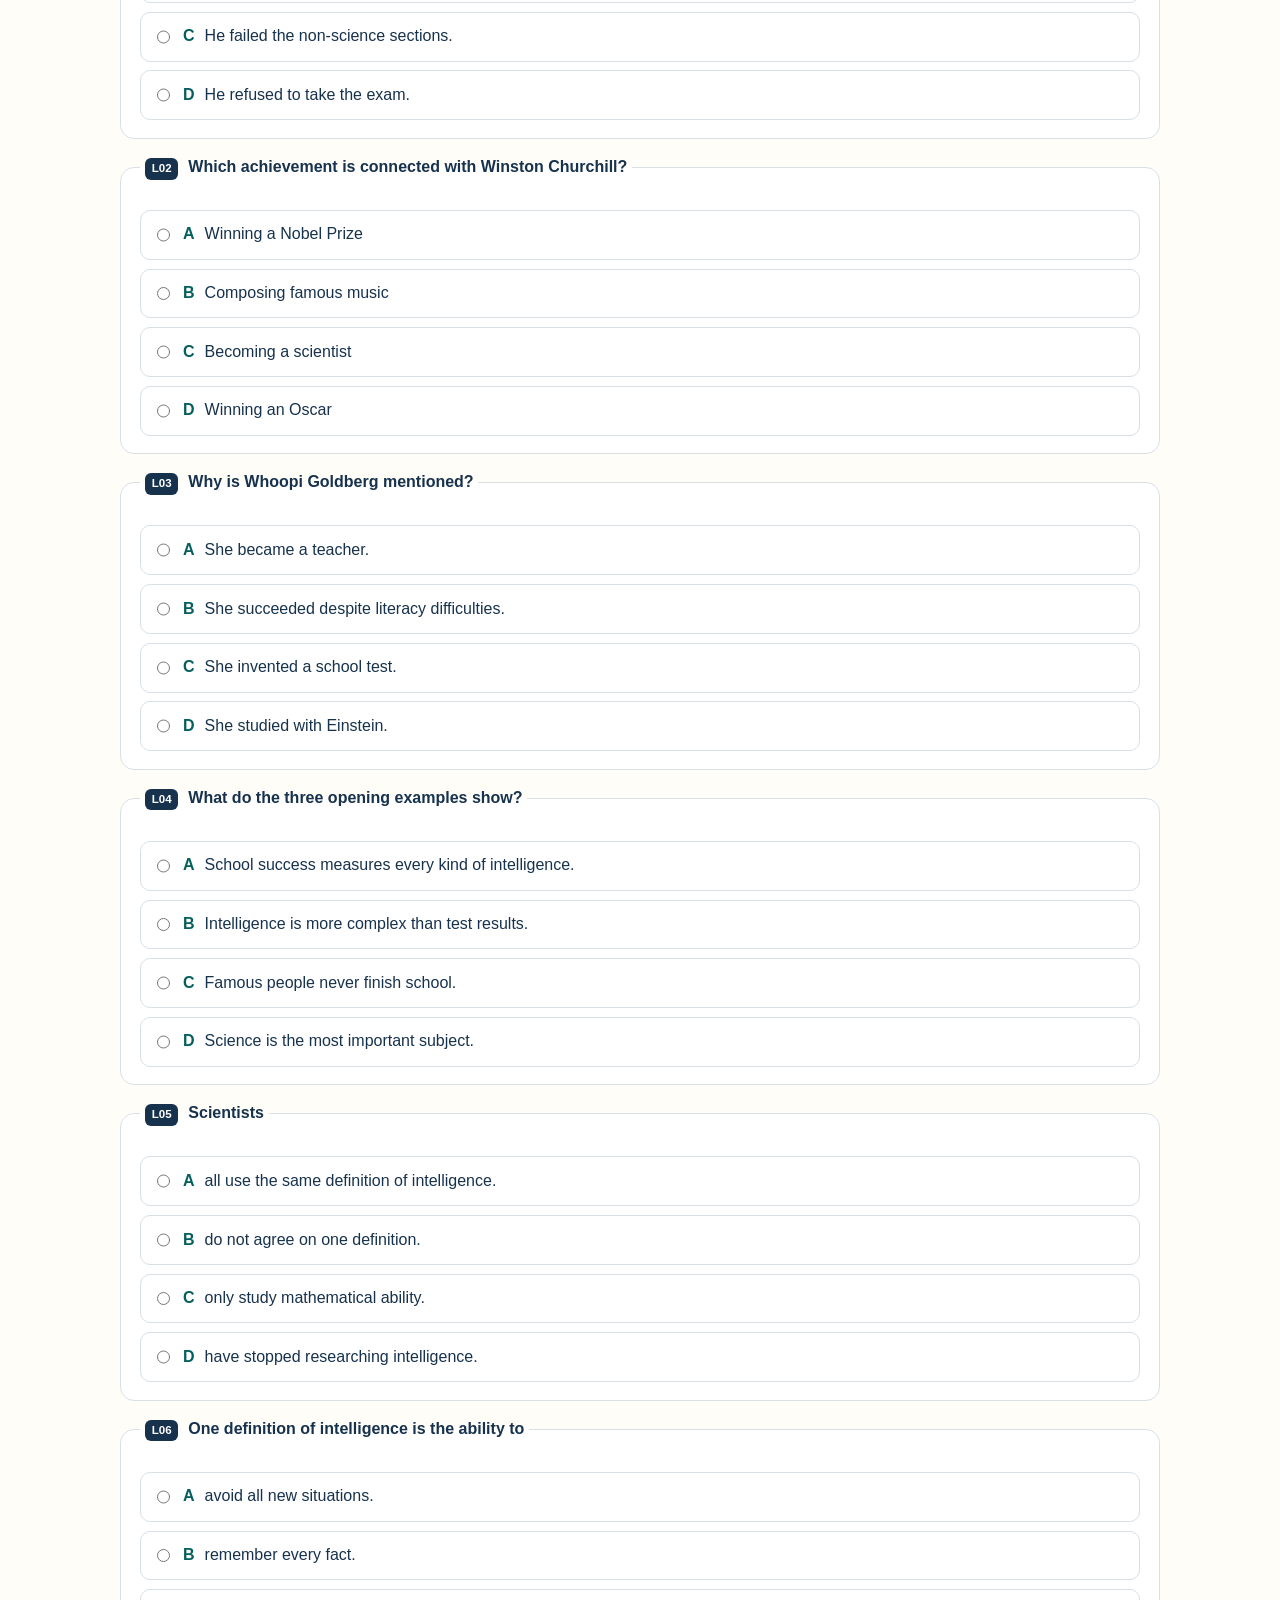
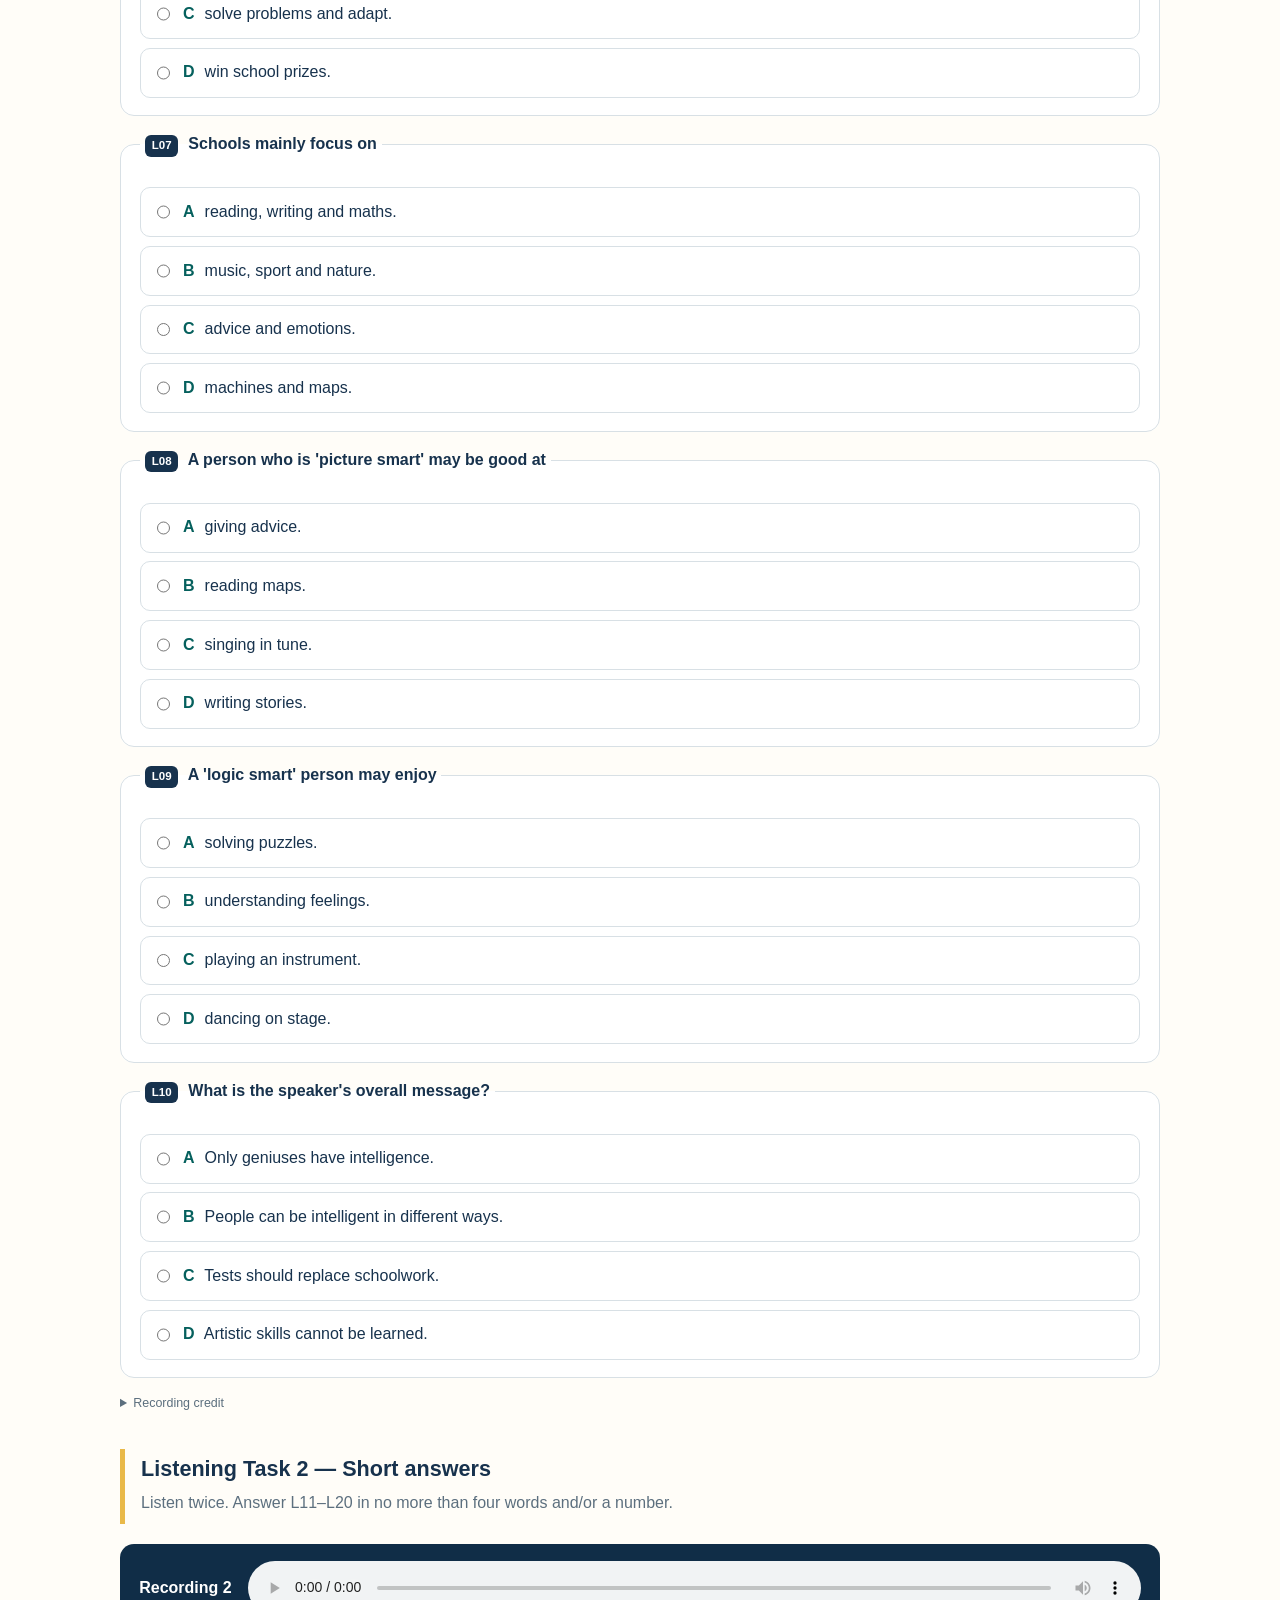
<file: final-mocks/mock-01/index.html>
<!doctype html>
<html lang="en"><head><meta charset="utf-8"><meta name="viewport" content="width=device-width,initial-scale=1">
<meta name="description" content="Original B1 mock exam 1 with grammar, reading and human-recorded listening."><title>B1 Final Mock Exam 1</title>
<link rel="stylesheet" href="../styles.css"></head>
<body><a class="skip-link" href="#exam">Skip to exam</a><header class="hero exam-hero"><a class="back" href="../">← All five mocks</a><p class="eyebrow">FINAL B1 EXAM PRACTICE · MOCK 1</p><h1>B1 Final Mock Exam 1</h1><p>Everyday problem-solving · 60 marks · recommended 95 minutes</p></header>
  <div class="progressbar" aria-live="polite"><div><strong id="progress-count">0 / 60 answered</strong><span id="draft-state">Draft saved on this device</span></div><div class="bar"><span id="progress-fill"></span></div></div>
  <main id="exam"><section class="exam-note"><h2>Before you begin</h2><p>Work independently. Reading: about 35 minutes. Listening: about 25 minutes, with two plays. Grammar: about 35 minutes. Your work saves locally as a draft. Answers and explanations appear only after final submission.</p></section>
  <form id="exam-form" novalidate><section class="exam-section" data-section="Grammar"><h2>Grammar &amp; Use of English <span>20 marks</span></h2><fieldset class="question" data-question="G01"><legend><span>G01</span> My brother usually ___ to school by bus, but today he is walking.</legend><div class="choices"><label><input type="radio" name="G01" value="go"><span><b>A</b> go</span></label><label><input type="radio" name="G01" value="goes"><span><b>B</b> goes</span></label><label><input type="radio" name="G01" value="is going"><span><b>C</b> is going</span></label><label><input type="radio" name="G01" value="went"><span><b>D</b> went</span></label></div><div class="feedback" id="feedback-G01" hidden></div></fieldset><fieldset class="question" data-question="G02"><legend><span>G02</span> Please be quiet. I ___ to an important announcement.</legend><div class="choices"><label><input type="radio" name="G02" value="listen"><span><b>A</b> listen</span></label><label><input type="radio" name="G02" value="listened"><span><b>B</b> listened</span></label><label><input type="radio" name="G02" value="am listening"><span><b>C</b> am listening</span></label><label><input type="radio" name="G02" value="have listened"><span><b>D</b> have listened</span></label></div><div class="feedback" id="feedback-G02" hidden></div></fieldset><fieldset class="question" data-question="G03"><legend><span>G03</span> I ___ this soup. It tastes too salty.</legend><div class="choices"><label><input type="radio" name="G03" value="am not liking"><span><b>A</b> am not liking</span></label><label><input type="radio" name="G03" value="don&#39;t like"><span><b>B</b> don&#39;t like</span></label><label><input type="radio" name="G03" value="wasn&#39;t liking"><span><b>C</b> wasn&#39;t liking</span></label><label><input type="radio" name="G03" value="haven&#39;t liking"><span><b>D</b> haven&#39;t liking</span></label></div><div class="feedback" id="feedback-G03" hidden></div></fieldset><fieldset class="question" data-question="G04"><legend><span>G04</span> We saw ___ unusual bird near the lake.</legend><div class="choices"><label><input type="radio" name="G04" value="a"><span><b>A</b> a</span></label><label><input type="radio" name="G04" value="an"><span><b>B</b> an</span></label><label><input type="radio" name="G04" value="the"><span><b>C</b> the</span></label><label><input type="radio" name="G04" value="—"><span><b>D</b> —</span></label></div><div class="feedback" id="feedback-G04" hidden></div></fieldset><fieldset class="question" data-question="G05"><legend><span>G05</span> There ___ two clean towels in the cupboard.</legend><div class="choices"><label><input type="radio" name="G05" value="is"><span><b>A</b> is</span></label><label><input type="radio" name="G05" value="are"><span><b>B</b> are</span></label><label><input type="radio" name="G05" value="has"><span><b>C</b> has</span></label><label><input type="radio" name="G05" value="have"><span><b>D</b> have</span></label></div><div class="feedback" id="feedback-G05" hidden></div></fieldset><fieldset class="question" data-question="G06"><legend><span>G06</span> Marta cut ___ while she was preparing dinner.</legend><div class="choices"><label><input type="radio" name="G06" value="her"><span><b>A</b> her</span></label><label><input type="radio" name="G06" value="hers"><span><b>B</b> hers</span></label><label><input type="radio" name="G06" value="herself"><span><b>C</b> herself</span></label><label><input type="radio" name="G06" value="she"><span><b>D</b> she</span></label></div><div class="feedback" id="feedback-G06" hidden></div></fieldset><fieldset class="question" data-question="G07"><legend><span>G07</span> You ___ wear a seat belt in a car. It is the law.</legend><div class="choices"><label><input type="radio" name="G07" value="can"><span><b>A</b> can</span></label><label><input type="radio" name="G07" value="must"><span><b>B</b> must</span></label><label><input type="radio" name="G07" value="might"><span><b>C</b> might</span></label><label><input type="radio" name="G07" value="would"><span><b>D</b> would</span></label></div><div class="feedback" id="feedback-G07" hidden></div></fieldset><fieldset class="question" data-question="G08"><legend><span>G08</span> When I was eight, I ___ swim very well.</legend><div class="choices"><label><input type="radio" name="G08" value="can"><span><b>A</b> can</span></label><label><input type="radio" name="G08" value="could"><span><b>B</b> could</span></label><label><input type="radio" name="G08" value="must"><span><b>C</b> must</span></label><label><input type="radio" name="G08" value="should"><span><b>D</b> should</span></label></div><div class="feedback" id="feedback-G08" hidden></div></fieldset><fieldset class="question" data-question="G09"><legend><span>G09</span> While we ___ home, it started to rain.</legend><div class="choices"><label><input type="radio" name="G09" value="walked"><span><b>A</b> walked</span></label><label><input type="radio" name="G09" value="were walking"><span><b>B</b> were walking</span></label><label><input type="radio" name="G09" value="have walked"><span><b>C</b> have walked</span></label><label><input type="radio" name="G09" value="are walking"><span><b>D</b> are walking</span></label></div><div class="feedback" id="feedback-G09" hidden></div></fieldset><fieldset class="question" data-question="G10"><legend><span>G10</span> I ___ play outside every evening when I was younger.</legend><div class="choices"><label><input type="radio" name="G10" value="use to"><span><b>A</b> use to</span></label><label><input type="radio" name="G10" value="used to"><span><b>B</b> used to</span></label><label><input type="radio" name="G10" value="was used to"><span><b>C</b> was used to</span></label><label><input type="radio" name="G10" value="would to"><span><b>D</b> would to</span></label></div><div class="feedback" id="feedback-G10" hidden></div></fieldset><fieldset class="question" data-question="G11"><legend><span>G11</span> Complete with one word: She arrived ___ the station at 7:30.</legend><label class="short-answer"><span>Your answer</span><input type="text" name="G11" maxlength="100" autocomplete="off" spellcheck="false"></label><div class="feedback" id="feedback-G11" hidden></div></fieldset><fieldset class="question" data-question="G12"><legend><span>G12</span> Complete with one word: This umbrella is not mine. It belongs ___ Leo.</legend><label class="short-answer"><span>Your answer</span><input type="text" name="G12" maxlength="100" autocomplete="off" spellcheck="false"></label><div class="feedback" id="feedback-G12" hidden></div></fieldset><fieldset class="question" data-question="G13"><legend><span>G13</span> Complete with one word: I have two cousins. ___ of them live in Ankara.</legend><label class="short-answer"><span>Your answer</span><input type="text" name="G13" maxlength="100" autocomplete="off" spellcheck="false"></label><div class="feedback" id="feedback-G13" hidden></div></fieldset><fieldset class="question" data-question="G14"><legend><span>G14</span> Complete with one word: We didn&#39;t buy the blue shirt; we chose the ___ one.</legend><label class="short-answer"><span>Your answer</span><input type="text" name="G14" maxlength="100" autocomplete="off" spellcheck="false"></label><div class="feedback" id="feedback-G14" hidden></div></fieldset><fieldset class="question" data-question="G15"><legend><span>G15</span> Complete with one word: How ___ does the lesson last?</legend><label class="short-answer"><span>Your answer</span><input type="text" name="G15" maxlength="100" autocomplete="off" spellcheck="false"></label><div class="feedback" id="feedback-G15" hidden></div></fieldset><fieldset class="question" data-question="G16"><legend><span>G16</span> Rewrite using the word given: &#39;This is Eva&#39;s bicycle.&#39; (BELONGS) → This bicycle ___.</legend><label class="short-answer"><span>Your answer</span><input type="text" name="G16" maxlength="100" autocomplete="off" spellcheck="false"></label><div class="feedback" id="feedback-G16" hidden></div></fieldset><fieldset class="question" data-question="G17"><legend><span>G17</span> Rewrite: &#39;It is not necessary for you to bring food.&#39; (HAVE) → You ___ bring food.</legend><label class="short-answer"><span>Your answer</span><input type="text" name="G17" maxlength="100" autocomplete="off" spellcheck="false"></label><div class="feedback" id="feedback-G17" hidden></div></fieldset><fieldset class="question" data-question="G18"><legend><span>G18</span> Rewrite: &#39;Perhaps Amir is at home.&#39; (MIGHT) → Amir ___ at home.</legend><label class="short-answer"><span>Your answer</span><input type="text" name="G18" maxlength="100" autocomplete="off" spellcheck="false"></label><div class="feedback" id="feedback-G18" hidden></div></fieldset><fieldset class="question" data-question="G19"><legend><span>G19</span> Put the words in the correct order: always / before breakfast / checks / she / her messages</legend><label class="short-answer"><span>Your answer</span><input type="text" name="G19" maxlength="100" autocomplete="off" spellcheck="false"></label><div class="feedback" id="feedback-G19" hidden></div></fieldset><fieldset class="question" data-question="G20"><legend><span>G20</span> Use the correct plural form: There were three ___ in the field. (SHEEP)</legend><label class="short-answer"><span>Your answer</span><input type="text" name="G20" maxlength="100" autocomplete="off" spellcheck="false"></label><div class="feedback" id="feedback-G20" hidden></div></fieldset></section><section class="exam-section" data-section="Reading"><h2>Reading <span>20 marks</span></h2><article class="task"><header><h3>Reading Task 1 — Multiple choice</h3><p>Read the article. Choose the best answer, A, B, C or D, for questions R01–R10.</p></header><div class="passage"><h3>The Saturday Repair Table</h3>
      <p>Two years ago, residents of Millbrook noticed a worrying change. Small electrical items, toys and clothes were being thrown away even when the damage was minor. The nearest repair shop had closed, and many people did not know how to fix things themselves. In response, retired engineer Daniel Cho and tailor Mina Patel placed two tables in the public library and invited neighbours to bring one broken object each.</p>
      <p>At first, the organisers expected perhaps ten visitors. More than forty people arrived, carrying lamps, radios, coats and even a wooden train. The volunteers could not repair everything, but they showed owners how to investigate the problem safely. A teenager called Freya discovered that her desk lamp only needed a new plug. She later joined the team and now manages the booking list.</p>
      <p>The event, now called the Saturday Repair Table, takes place once a month. Visitors book a twenty-minute slot online or ask the library staff to help them. The service is free, although people may need to buy replacement parts. Volunteers refuse jobs involving gas equipment or badly damaged batteries because specialist training is required. They also explain that there is no guarantee an item can be saved.</p>
      <p>The project has produced benefits that nobody predicted. Older volunteers enjoy passing on practical skills, while younger residents help them use online manuals. People often stay after their appointment to watch another repair or share advice. According to the library, Saturday attendance has risen by a third. The council is now considering a second table in the north of the town.</p>
      <p>Daniel insists that the project is not mainly about saving money. “A successful repair changes the way people see an object,” he says. “It becomes something with a history, not just something replaceable.” Still, he warns other towns not to copy the project too quickly. A safe workspace, clear rules and patient volunteers are more important than a large collection of tools.</p></div><fieldset class="question" data-question="R01"><legend><span>R01</span> Why did Daniel and Mina begin the project?</legend><div class="choices"><label><input type="radio" name="R01" value="The library asked for more visitors."><span><b>A</b> The library asked for more visitors.</span></label><label><input type="radio" name="R01" value="Local people were discarding repairable things."><span><b>B</b> Local people were discarding repairable things.</span></label><label><input type="radio" name="R01" value="A repair shop offered them free tools."><span><b>C</b> A repair shop offered them free tools.</span></label><label><input type="radio" name="R01" value="Young people wanted engineering lessons."><span><b>D</b> Young people wanted engineering lessons.</span></label></div><div class="feedback" id="feedback-R01" hidden></div></fieldset><fieldset class="question" data-question="R02"><legend><span>R02</span> What surprised the organisers at the first event?</legend><div class="choices"><label><input type="radio" name="R02" value="The variety of tools available"><span><b>A</b> The variety of tools available</span></label><label><input type="radio" name="R02" value="The number of trained volunteers"><span><b>B</b> The number of trained volunteers</span></label><label><input type="radio" name="R02" value="The level of public interest"><span><b>C</b> The level of public interest</span></label><label><input type="radio" name="R02" value="The cost of replacement parts"><span><b>D</b> The cost of replacement parts</span></label></div><div class="feedback" id="feedback-R02" hidden></div></fieldset><fieldset class="question" data-question="R03"><legend><span>R03</span> What did Freya learn about her lamp?</legend><div class="choices"><label><input type="radio" name="R03" value="It was unsafe to repair."><span><b>A</b> It was unsafe to repair.</span></label><label><input type="radio" name="R03" value="It needed a simple new part."><span><b>B</b> It needed a simple new part.</span></label><label><input type="radio" name="R03" value="It belonged to the library."><span><b>C</b> It belonged to the library.</span></label><label><input type="radio" name="R03" value="It had already been repaired."><span><b>D</b> It had already been repaired.</span></label></div><div class="feedback" id="feedback-R03" hidden></div></fieldset><fieldset class="question" data-question="R04"><legend><span>R04</span> What does Freya do now?</legend><div class="choices"><label><input type="radio" name="R04" value="She repairs batteries."><span><b>A</b> She repairs batteries.</span></label><label><input type="radio" name="R04" value="She runs the library."><span><b>B</b> She runs the library.</span></label><label><input type="radio" name="R04" value="She organises appointments."><span><b>C</b> She organises appointments.</span></label><label><input type="radio" name="R04" value="She sells electrical parts."><span><b>D</b> She sells electrical parts.</span></label></div><div class="feedback" id="feedback-R04" hidden></div></fieldset><fieldset class="question" data-question="R05"><legend><span>R05</span> A visitor without internet access can</legend><div class="choices"><label><input type="radio" name="R05" value="phone Daniel at home."><span><b>A</b> phone Daniel at home.</span></label><label><input type="radio" name="R05" value="arrive without an appointment."><span><b>B</b> arrive without an appointment.</span></label><label><input type="radio" name="R05" value="ask library workers for booking help."><span><b>C</b> ask library workers for booking help.</span></label><label><input type="radio" name="R05" value="reserve a place at the repair shop."><span><b>D</b> reserve a place at the repair shop.</span></label></div><div class="feedback" id="feedback-R05" hidden></div></fieldset><fieldset class="question" data-question="R06"><legend><span>R06</span> Which item would the volunteers probably refuse?</legend><div class="choices"><label><input type="radio" name="R06" value="A coat with a loose button"><span><b>A</b> A coat with a loose button</span></label><label><input type="radio" name="R06" value="A toy with a missing wheel"><span><b>B</b> A toy with a missing wheel</span></label><label><input type="radio" name="R06" value="A radio with a broken switch"><span><b>C</b> A radio with a broken switch</span></label><label><input type="radio" name="R06" value="A device with a damaged battery"><span><b>D</b> A device with a damaged battery</span></label></div><div class="feedback" id="feedback-R06" hidden></div></fieldset><fieldset class="question" data-question="R07"><legend><span>R07</span> What unexpected result has the project had?</legend><div class="choices"><label><input type="radio" name="R07" value="The repair shop reopened."><span><b>A</b> The repair shop reopened.</span></label><label><input type="radio" name="R07" value="People from different ages teach one another."><span><b>B</b> People from different ages teach one another.</span></label><label><input type="radio" name="R07" value="Replacement parts became cheaper."><span><b>C</b> Replacement parts became cheaper.</span></label><label><input type="radio" name="R07" value="The council reduced library hours."><span><b>D</b> The council reduced library hours.</span></label></div><div class="feedback" id="feedback-R07" hidden></div></fieldset><fieldset class="question" data-question="R08"><legend><span>R08</span> The phrase “risen by a third” means Saturday attendance is</legend><div class="choices"><label><input type="radio" name="R08" value="about 33% higher."><span><b>A</b> about 33% higher.</span></label><label><input type="radio" name="R08" value="three times higher."><span><b>B</b> three times higher.</span></label><label><input type="radio" name="R08" value="one person higher."><span><b>C</b> one person higher.</span></label><label><input type="radio" name="R08" value="still falling."><span><b>D</b> still falling.</span></label></div><div class="feedback" id="feedback-R08" hidden></div></fieldset><fieldset class="question" data-question="R09"><legend><span>R09</span> According to Daniel, a repaired object can</legend><div class="choices"><label><input type="radio" name="R09" value="become more meaningful to its owner."><span><b>A</b> become more meaningful to its owner.</span></label><label><input type="radio" name="R09" value="always be sold for more money."><span><b>B</b> always be sold for more money.</span></label><label><input type="radio" name="R09" value="lose all signs of its history."><span><b>C</b> lose all signs of its history.</span></label><label><input type="radio" name="R09" value="replace the need for new technology."><span><b>D</b> replace the need for new technology.</span></label></div><div class="feedback" id="feedback-R09" hidden></div></fieldset><fieldset class="question" data-question="R10"><legend><span>R10</span> What advice does Daniel give other towns?</legend><div class="choices"><label><input type="radio" name="R10" value="Buy many tools before finding volunteers."><span><b>A</b> Buy many tools before finding volunteers.</span></label><label><input type="radio" name="R10" value="Offer every kind of repair immediately."><span><b>B</b> Offer every kind of repair immediately.</span></label><label><input type="radio" name="R10" value="Put safety and organisation first."><span><b>C</b> Put safety and organisation first.</span></label><label><input type="radio" name="R10" value="Charge visitors for each appointment."><span><b>D</b> Charge visitors for each appointment.</span></label></div><div class="feedback" id="feedback-R10" hidden></div></fieldset></article><article class="task"><header><h3>Reading Task 2 — Short answers</h3><p>Read the report. Answer R11–R20 in no more than four words and/or a number.</p></header><div class="passage"><h3>A Station Garden After Dark</h3>
      <p>Most commuters hurry through Westford Station without noticing the narrow strip of land behind platform three. Until last spring, it was covered with weeds and old packaging. Then station employee Rosa Mendes suggested turning it into a small wildlife garden. Her manager agreed on one condition: the work could not interrupt train services.</p>
      <p>For this reason, the six-person volunteer team met after the final evening train every Tuesday. They wore bright safety jackets and stayed behind a marked fence. Their first task was not planting. They spent three weeks removing rubbish and testing the soil. When the tests showed that vegetables would not be suitable, they chose flowers that could support bees and butterflies instead.</p>
      <p>A local primary school built four wooden insect hotels, while a garden centre donated tools. The volunteers bought the plants with money collected from a quiz night. They selected species that flower at different times, so insects can find food from March until October. Rainwater from the station roof is stored in two large containers and used during dry weather.</p>
      <p>The garden officially opened in June. It has no public path because passengers are not allowed behind the platform fence, but they can see it clearly from trains waiting at the station. Rosa posts a monthly photo update on the station website. In the first three months, volunteers recorded seven kinds of butterfly, compared with only two before the work began.</p>
      <p>The team hopes to add nesting boxes this winter. However, Rosa says the most important next step is finding two new volunteers. Night work is tiring, and one original member has moved away. Anyone interested must attend the station’s safety course before joining.</p></div><fieldset class="question" data-question="R11"><legend><span>R11</span> Who first proposed the garden?</legend><label class="short-answer"><span>Your answer</span><input type="text" name="R11" maxlength="100" autocomplete="off" spellcheck="false"></label><div class="feedback" id="feedback-R11" hidden></div></fieldset><fieldset class="question" data-question="R12"><legend><span>R12</span> Where is the garden located?</legend><label class="short-answer"><span>Your answer</span><input type="text" name="R12" maxlength="100" autocomplete="off" spellcheck="false"></label><div class="feedback" id="feedback-R12" hidden></div></fieldset><fieldset class="question" data-question="R13"><legend><span>R13</span> When did the volunteers meet?</legend><label class="short-answer"><span>Your answer</span><input type="text" name="R13" maxlength="100" autocomplete="off" spellcheck="false"></label><div class="feedback" id="feedback-R13" hidden></div></fieldset><fieldset class="question" data-question="R14"><legend><span>R14</span> How long did the first clean-up and testing stage take?</legend><label class="short-answer"><span>Your answer</span><input type="text" name="R14" maxlength="100" autocomplete="off" spellcheck="false"></label><div class="feedback" id="feedback-R14" hidden></div></fieldset><fieldset class="question" data-question="R15"><legend><span>R15</span> Why did they not grow vegetables?</legend><label class="short-answer"><span>Your answer</span><input type="text" name="R15" maxlength="100" autocomplete="off" spellcheck="false"></label><div class="feedback" id="feedback-R15" hidden></div></fieldset><fieldset class="question" data-question="R16"><legend><span>R16</span> Who made the insect hotels?</legend><label class="short-answer"><span>Your answer</span><input type="text" name="R16" maxlength="100" autocomplete="off" spellcheck="false"></label><div class="feedback" id="feedback-R16" hidden></div></fieldset><fieldset class="question" data-question="R17"><legend><span>R17</span> What paid for the plants?</legend><label class="short-answer"><span>Your answer</span><input type="text" name="R17" maxlength="100" autocomplete="off" spellcheck="false"></label><div class="feedback" id="feedback-R17" hidden></div></fieldset><fieldset class="question" data-question="R18"><legend><span>R18</span> Where does the garden&#39;s water come from?</legend><label class="short-answer"><span>Your answer</span><input type="text" name="R18" maxlength="100" autocomplete="off" spellcheck="false"></label><div class="feedback" id="feedback-R18" hidden></div></fieldset><fieldset class="question" data-question="R19"><legend><span>R19</span> How many butterfly species were recorded after opening?</legend><label class="short-answer"><span>Your answer</span><input type="text" name="R19" maxlength="100" autocomplete="off" spellcheck="false"></label><div class="feedback" id="feedback-R19" hidden></div></fieldset><fieldset class="question" data-question="R20"><legend><span>R20</span> What must new volunteers complete?</legend><label class="short-answer"><span>Your answer</span><input type="text" name="R20" maxlength="100" autocomplete="off" spellcheck="false"></label><div class="feedback" id="feedback-R20" hidden></div></fieldset></article></section><section class="exam-section" data-section="Listening"><h2>Listening <span>20 marks</span></h2><article class="task"><header><h3>Listening Task 1 — Multiple choice</h3><p>Listen twice. Choose the best answer for L01–L10.</p></header><div class="audio-card"><span>Recording 1</span><audio controls preload="metadata" src="../audio/mock-1-task-1.m4a">Your browser does not support audio.</audio><p>Play the recording twice, as in the exam.</p></div><fieldset class="question" data-question="L01"><legend><span>L01</span> What happened when Einstein applied to university?</legend><div class="choices"><label><input type="radio" name="L01" value="He passed every subject."><span><b>A</b> He passed every subject.</span></label><label><input type="radio" name="L01" value="He failed the science section."><span><b>B</b> He failed the science section.</span></label><label><input type="radio" name="L01" value="He failed the non-science sections."><span><b>C</b> He failed the non-science sections.</span></label><label><input type="radio" name="L01" value="He refused to take the exam."><span><b>D</b> He refused to take the exam.</span></label></div><div class="feedback" id="feedback-L01" hidden></div></fieldset><fieldset class="question" data-question="L02"><legend><span>L02</span> Which achievement is connected with Winston Churchill?</legend><div class="choices"><label><input type="radio" name="L02" value="Winning a Nobel Prize"><span><b>A</b> Winning a Nobel Prize</span></label><label><input type="radio" name="L02" value="Composing famous music"><span><b>B</b> Composing famous music</span></label><label><input type="radio" name="L02" value="Becoming a scientist"><span><b>C</b> Becoming a scientist</span></label><label><input type="radio" name="L02" value="Winning an Oscar"><span><b>D</b> Winning an Oscar</span></label></div><div class="feedback" id="feedback-L02" hidden></div></fieldset><fieldset class="question" data-question="L03"><legend><span>L03</span> Why is Whoopi Goldberg mentioned?</legend><div class="choices"><label><input type="radio" name="L03" value="She became a teacher."><span><b>A</b> She became a teacher.</span></label><label><input type="radio" name="L03" value="She succeeded despite literacy difficulties."><span><b>B</b> She succeeded despite literacy difficulties.</span></label><label><input type="radio" name="L03" value="She invented a school test."><span><b>C</b> She invented a school test.</span></label><label><input type="radio" name="L03" value="She studied with Einstein."><span><b>D</b> She studied with Einstein.</span></label></div><div class="feedback" id="feedback-L03" hidden></div></fieldset><fieldset class="question" data-question="L04"><legend><span>L04</span> What do the three opening examples show?</legend><div class="choices"><label><input type="radio" name="L04" value="School success measures every kind of intelligence."><span><b>A</b> School success measures every kind of intelligence.</span></label><label><input type="radio" name="L04" value="Intelligence is more complex than test results."><span><b>B</b> Intelligence is more complex than test results.</span></label><label><input type="radio" name="L04" value="Famous people never finish school."><span><b>C</b> Famous people never finish school.</span></label><label><input type="radio" name="L04" value="Science is the most important subject."><span><b>D</b> Science is the most important subject.</span></label></div><div class="feedback" id="feedback-L04" hidden></div></fieldset><fieldset class="question" data-question="L05"><legend><span>L05</span> Scientists</legend><div class="choices"><label><input type="radio" name="L05" value="all use the same definition of intelligence."><span><b>A</b> all use the same definition of intelligence.</span></label><label><input type="radio" name="L05" value="do not agree on one definition."><span><b>B</b> do not agree on one definition.</span></label><label><input type="radio" name="L05" value="only study mathematical ability."><span><b>C</b> only study mathematical ability.</span></label><label><input type="radio" name="L05" value="have stopped researching intelligence."><span><b>D</b> have stopped researching intelligence.</span></label></div><div class="feedback" id="feedback-L05" hidden></div></fieldset><fieldset class="question" data-question="L06"><legend><span>L06</span> One definition of intelligence is the ability to</legend><div class="choices"><label><input type="radio" name="L06" value="avoid all new situations."><span><b>A</b> avoid all new situations.</span></label><label><input type="radio" name="L06" value="remember every fact."><span><b>B</b> remember every fact.</span></label><label><input type="radio" name="L06" value="solve problems and adapt."><span><b>C</b> solve problems and adapt.</span></label><label><input type="radio" name="L06" value="win school prizes."><span><b>D</b> win school prizes.</span></label></div><div class="feedback" id="feedback-L06" hidden></div></fieldset><fieldset class="question" data-question="L07"><legend><span>L07</span> Schools mainly focus on</legend><div class="choices"><label><input type="radio" name="L07" value="reading, writing and maths."><span><b>A</b> reading, writing and maths.</span></label><label><input type="radio" name="L07" value="music, sport and nature."><span><b>B</b> music, sport and nature.</span></label><label><input type="radio" name="L07" value="advice and emotions."><span><b>C</b> advice and emotions.</span></label><label><input type="radio" name="L07" value="machines and maps."><span><b>D</b> machines and maps.</span></label></div><div class="feedback" id="feedback-L07" hidden></div></fieldset><fieldset class="question" data-question="L08"><legend><span>L08</span> A person who is &#39;picture smart&#39; may be good at</legend><div class="choices"><label><input type="radio" name="L08" value="giving advice."><span><b>A</b> giving advice.</span></label><label><input type="radio" name="L08" value="reading maps."><span><b>B</b> reading maps.</span></label><label><input type="radio" name="L08" value="singing in tune."><span><b>C</b> singing in tune.</span></label><label><input type="radio" name="L08" value="writing stories."><span><b>D</b> writing stories.</span></label></div><div class="feedback" id="feedback-L08" hidden></div></fieldset><fieldset class="question" data-question="L09"><legend><span>L09</span> A &#39;logic smart&#39; person may enjoy</legend><div class="choices"><label><input type="radio" name="L09" value="solving puzzles."><span><b>A</b> solving puzzles.</span></label><label><input type="radio" name="L09" value="understanding feelings."><span><b>B</b> understanding feelings.</span></label><label><input type="radio" name="L09" value="playing an instrument."><span><b>C</b> playing an instrument.</span></label><label><input type="radio" name="L09" value="dancing on stage."><span><b>D</b> dancing on stage.</span></label></div><div class="feedback" id="feedback-L09" hidden></div></fieldset><fieldset class="question" data-question="L10"><legend><span>L10</span> What is the speaker&#39;s overall message?</legend><div class="choices"><label><input type="radio" name="L10" value="Only geniuses have intelligence."><span><b>A</b> Only geniuses have intelligence.</span></label><label><input type="radio" name="L10" value="People can be intelligent in different ways."><span><b>B</b> People can be intelligent in different ways.</span></label><label><input type="radio" name="L10" value="Tests should replace schoolwork."><span><b>C</b> Tests should replace schoolwork.</span></label><label><input type="radio" name="L10" value="Artistic skills cannot be learned."><span><b>D</b> Artistic skills cannot be learned.</span></label></div><div class="feedback" id="feedback-L10" hidden></div></fieldset><details class="credit"><summary>Recording credit</summary><p><a href="https://opentextbc.ca/abealfreader5/chapter/the-many-faces-of-genius/" target="_blank" rel="noopener">The Many Faces of Genius</a>, written by Shantel Ivits, narrated by Jacqui Bishop · CC BY 4.0</p></details></article><article class="task"><header><h3>Listening Task 2 — Short answers</h3><p>Listen twice. Answer L11–L20 in no more than four words and/or a number.</p></header><div class="audio-card"><span>Recording 2</span><audio controls preload="metadata" src="../audio/mock-1-task-2.m4a">Your browser does not support audio.</audio><p>Play the recording twice, as in the exam.</p></div><fieldset class="question" data-question="L11"><legend><span>L11</span> At what stage of life do many skilled people begin learning?</legend><label class="short-answer"><span>Your answer</span><input type="text" name="L11" maxlength="100" autocomplete="off" spellcheck="false"></label><div class="feedback" id="feedback-L11" hidden></div></fieldset><fieldset class="question" data-question="L12"><legend><span>L12</span> How many hours a week do they often practise?</legend><label class="short-answer"><span>Your answer</span><input type="text" name="L12" maxlength="100" autocomplete="off" spellcheck="false"></label><div class="feedback" id="feedback-L12" hidden></div></fieldset><fieldset class="question" data-question="L13"><legend><span>L13</span> For at least how long do they practise at this level?</legend><label class="short-answer"><span>Your answer</span><input type="text" name="L13" maxlength="100" autocomplete="off" spellcheck="false"></label><div class="feedback" id="feedback-L13" hidden></div></fieldset><fieldset class="question" data-question="L14"><legend><span>L14</span> What level of challenges do they choose?</legend><label class="short-answer"><span>Your answer</span><input type="text" name="L14" maxlength="100" autocomplete="off" spellcheck="false"></label><div class="feedback" id="feedback-L14" hidden></div></fieldset><fieldset class="question" data-question="L15"><legend><span>L15</span> What can intelligence be built with?</legend><label class="short-answer"><span>Your answer</span><input type="text" name="L15" maxlength="100" autocomplete="off" spellcheck="false"></label><div class="feedback" id="feedback-L15" hidden></div></fieldset><fieldset class="question" data-question="L16"><legend><span>L16</span> Give one home or social factor that can make learning harder.</legend><label class="short-answer"><span>Your answer</span><input type="text" name="L16" maxlength="100" autocomplete="off" spellcheck="false"></label><div class="feedback" id="feedback-L16" hidden></div></fieldset><fieldset class="question" data-question="L17"><legend><span>L17</span> What may not match a learner&#39;s interests?</legend><label class="short-answer"><span>Your answer</span><input type="text" name="L17" maxlength="100" autocomplete="off" spellcheck="false"></label><div class="feedback" id="feedback-L17" hidden></div></fieldset><fieldset class="question" data-question="L18"><legend><span>L18</span> What might a school fail to respect?</legend><label class="short-answer"><span>Your answer</span><input type="text" name="L18" maxlength="100" autocomplete="off" spellcheck="false"></label><div class="feedback" id="feedback-L18" hidden></div></fieldset><fieldset class="question" data-question="L19"><legend><span>L19</span> In which city did Barbara attend elementary school?</legend><label class="short-answer"><span>Your answer</span><input type="text" name="L19" maxlength="100" autocomplete="off" spellcheck="false"></label><div class="feedback" id="feedback-L19" hidden></div></fieldset><fieldset class="question" data-question="L20"><legend><span>L20</span> Name one school skill Barbara struggled with.</legend><label class="short-answer"><span>Your answer</span><input type="text" name="L20" maxlength="100" autocomplete="off" spellcheck="false"></label><div class="feedback" id="feedback-L20" hidden></div></fieldset><details class="credit"><summary>Recording credit</summary><p><a href="https://opentextbc.ca/abealfreader5/chapter/the-many-pathways-to-knowledge/" target="_blank" rel="noopener">The Many Pathways to Knowledge</a>, written by Shantel Ivits, narrated by Jacqui Bishop · CC BY 4.0</p></details></article></section>
  <section class="submit-panel"><h2>Final submission</h2><p>Review your work first. After the server confirms the receipt, this attempt is locked and your score and answers are shown.</p><button class="primary" id="submit-open" type="button">Submit this mock exam</button><p class="small" id="submit-status" aria-live="polite"></p></section></form>
  <section id="result-panel" class="result-panel" hidden aria-live="polite"></section></main>
  <dialog id="submit-dialog"><form method="dialog"><h2>Submit and mark this exam?</h2><p id="dialog-summary"></p><p>This is a final submission. The first receipt for this attempt will be kept.</p><div class="dialog-actions"><button value="cancel">Keep checking</button><button class="primary" value="confirm" id="submit-confirm">Submit and show score</button></div></form></dialog>
  <iframe name="receipt-frame" id="receipt-frame" title="Submission receipt" hidden></iframe><form id="receipt-form" target="receipt-frame" method="post" hidden><input name="payload" id="receipt-payload"></form>
  <footer><p>Practice series prepared for the Orchidea B1 course · Published, not yet assigned</p></footer><script id="exam-data" type="application/json">{"id":"orchidea-b1-mock-01-v1","number":1,"title":"B1 Final Mock Exam 1","theme":"Everyday problem-solving","total":60,"grammar":[{"id":"G01","type":"mc","prompt":"My brother usually ___ to school by bus, but today he is walking.","options":["go","goes","is going","went"]},{"id":"G02","type":"mc","prompt":"Please be quiet. I ___ to an important announcement.","options":["listen","listened","am listening","have listened"]},{"id":"G03","type":"mc","prompt":"I ___ this soup. It tastes too salty.","options":["am not liking","don't like","wasn't liking","haven't liking"]},{"id":"G04","type":"mc","prompt":"We saw ___ unusual bird near the lake.","options":["a","an","the","—"]},{"id":"G05","type":"mc","prompt":"There ___ two clean towels in the cupboard.","options":["is","are","has","have"]},{"id":"G06","type":"mc","prompt":"Marta cut ___ while she was preparing dinner.","options":["her","hers","herself","she"]},{"id":"G07","type":"mc","prompt":"You ___ wear a seat belt in a car. It is the law.","options":["can","must","might","would"]},{"id":"G08","type":"mc","prompt":"When I was eight, I ___ swim very well.","options":["can","could","must","should"]},{"id":"G09","type":"mc","prompt":"While we ___ home, it started to rain.","options":["walked","were walking","have walked","are walking"]},{"id":"G10","type":"mc","prompt":"I ___ play outside every evening when I was younger.","options":["use to","used to","was used to","would to"]},{"id":"G11","type":"text","prompt":"Complete with one word: She arrived ___ the station at 7:30."},{"id":"G12","type":"text","prompt":"Complete with one word: This umbrella is not mine. It belongs ___ Leo."},{"id":"G13","type":"text","prompt":"Complete with one word: I have two cousins. ___ of them live in Ankara."},{"id":"G14","type":"text","prompt":"Complete with one word: We didn't buy the blue shirt; we chose the ___ one."},{"id":"G15","type":"text","prompt":"Complete with one word: How ___ does the lesson last?"},{"id":"G16","type":"text","prompt":"Rewrite using the word given: 'This is Eva's bicycle.' (BELONGS) → This bicycle ___."},{"id":"G17","type":"text","prompt":"Rewrite: 'It is not necessary for you to bring food.' (HAVE) → You ___ bring food."},{"id":"G18","type":"text","prompt":"Rewrite: 'Perhaps Amir is at home.' (MIGHT) → Amir ___ at home."},{"id":"G19","type":"text","prompt":"Put the words in the correct order: always / before breakfast / checks / she / her messages"},{"id":"G20","type":"text","prompt":"Use the correct plural form: There were three ___ in the field. (SHEEP)"}],"readingTasks":[{"title":"Reading Task 1 — Multiple choice","instructions":"Read the article. Choose the best answer, A, B, C or D, for questions R01–R10.","passage":"\u003ch3>The Saturday Repair Table\u003c/h3>\n      \u003cp>Two years ago, residents of Millbrook noticed a worrying change. Small electrical items, toys and clothes were being thrown away even when the damage was minor. The nearest repair shop had closed, and many people did not know how to fix things themselves. In response, retired engineer Daniel Cho and tailor Mina Patel placed two tables in the public library and invited neighbours to bring one broken object each.\u003c/p>\n      \u003cp>At first, the organisers expected perhaps ten visitors. More than forty people arrived, carrying lamps, radios, coats and even a wooden train. The volunteers could not repair everything, but they showed owners how to investigate the problem safely. A teenager called Freya discovered that her desk lamp only needed a new plug. She later joined the team and now manages the booking list.\u003c/p>\n      \u003cp>The event, now called the Saturday Repair Table, takes place once a month. Visitors book a twenty-minute slot online or ask the library staff to help them. The service is free, although people may need to buy replacement parts. Volunteers refuse jobs involving gas equipment or badly damaged batteries because specialist training is required. They also explain that there is no guarantee an item can be saved.\u003c/p>\n      \u003cp>The project has produced benefits that nobody predicted. Older volunteers enjoy passing on practical skills, while younger residents help them use online manuals. People often stay after their appointment to watch another repair or share advice. According to the library, Saturday attendance has risen by a third. The council is now considering a second table in the north of the town.\u003c/p>\n      \u003cp>Daniel insists that the project is not mainly about saving money. “A successful repair changes the way people see an object,” he says. “It becomes something with a history, not just something replaceable.” Still, he warns other towns not to copy the project too quickly. A safe workspace, clear rules and patient volunteers are more important than a large collection of tools.\u003c/p>","items":[{"id":"R01","type":"mc","prompt":"Why did Daniel and Mina begin the project?","options":["The library asked for more visitors.","Local people were discarding repairable things.","A repair shop offered them free tools.","Young people wanted engineering lessons."]},{"id":"R02","type":"mc","prompt":"What surprised the organisers at the first event?","options":["The variety of tools available","The number of trained volunteers","The level of public interest","The cost of replacement parts"]},{"id":"R03","type":"mc","prompt":"What did Freya learn about her lamp?","options":["It was unsafe to repair.","It needed a simple new part.","It belonged to the library.","It had already been repaired."]},{"id":"R04","type":"mc","prompt":"What does Freya do now?","options":["She repairs batteries.","She runs the library.","She organises appointments.","She sells electrical parts."]},{"id":"R05","type":"mc","prompt":"A visitor without internet access can","options":["phone Daniel at home.","arrive without an appointment.","ask library workers for booking help.","reserve a place at the repair shop."]},{"id":"R06","type":"mc","prompt":"Which item would the volunteers probably refuse?","options":["A coat with a loose button","A toy with a missing wheel","A radio with a broken switch","A device with a damaged battery"]},{"id":"R07","type":"mc","prompt":"What unexpected result has the project had?","options":["The repair shop reopened.","People from different ages teach one another.","Replacement parts became cheaper.","The council reduced library hours."]},{"id":"R08","type":"mc","prompt":"The phrase “risen by a third” means Saturday attendance is","options":["about 33% higher.","three times higher.","one person higher.","still falling."]},{"id":"R09","type":"mc","prompt":"According to Daniel, a repaired object can","options":["become more meaningful to its owner.","always be sold for more money.","lose all signs of its history.","replace the need for new technology."]},{"id":"R10","type":"mc","prompt":"What advice does Daniel give other towns?","options":["Buy many tools before finding volunteers.","Offer every kind of repair immediately.","Put safety and organisation first.","Charge visitors for each appointment."]}]},{"title":"Reading Task 2 — Short answers","instructions":"Read the report. Answer R11–R20 in no more than four words and/or a number.","passage":"\u003ch3>A Station Garden After Dark\u003c/h3>\n      \u003cp>Most commuters hurry through Westford Station without noticing the narrow strip of land behind platform three. Until last spring, it was covered with weeds and old packaging. Then station employee Rosa Mendes suggested turning it into a small wildlife garden. Her manager agreed on one condition: the work could not interrupt train services.\u003c/p>\n      \u003cp>For this reason, the six-person volunteer team met after the final evening train every Tuesday. They wore bright safety jackets and stayed behind a marked fence. Their first task was not planting. They spent three weeks removing rubbish and testing the soil. When the tests showed that vegetables would not be suitable, they chose flowers that could support bees and butterflies instead.\u003c/p>\n      \u003cp>A local primary school built four wooden insect hotels, while a garden centre donated tools. The volunteers bought the plants with money collected from a quiz night. They selected species that flower at different times, so insects can find food from March until October. Rainwater from the station roof is stored in two large containers and used during dry weather.\u003c/p>\n      \u003cp>The garden officially opened in June. It has no public path because passengers are not allowed behind the platform fence, but they can see it clearly from trains waiting at the station. Rosa posts a monthly photo update on the station website. In the first three months, volunteers recorded seven kinds of butterfly, compared with only two before the work began.\u003c/p>\n      \u003cp>The team hopes to add nesting boxes this winter. However, Rosa says the most important next step is finding two new volunteers. Night work is tiring, and one original member has moved away. Anyone interested must attend the station’s safety course before joining.\u003c/p>","items":[{"id":"R11","type":"text","prompt":"Who first proposed the garden?"},{"id":"R12","type":"text","prompt":"Where is the garden located?"},{"id":"R13","type":"text","prompt":"When did the volunteers meet?"},{"id":"R14","type":"text","prompt":"How long did the first clean-up and testing stage take?"},{"id":"R15","type":"text","prompt":"Why did they not grow vegetables?"},{"id":"R16","type":"text","prompt":"Who made the insect hotels?"},{"id":"R17","type":"text","prompt":"What paid for the plants?"},{"id":"R18","type":"text","prompt":"Where does the garden's water come from?"},{"id":"R19","type":"text","prompt":"How many butterfly species were recorded after opening?"},{"id":"R20","type":"text","prompt":"What must new volunteers complete?"}]}],"listeningTasks":[{"title":"Listening Task 1 — Multiple choice","instructions":"Listen twice. Choose the best answer for L01–L10.","audio":"audio/mock-1-task-1.m4a","credit":{"title":"The Many Faces of Genius","author":"Shantel Ivits","narrator":"Jacqui Bishop","url":"https://opentextbc.ca/abealfreader5/chapter/the-many-faces-of-genius/","licence":"CC BY 4.0"},"items":[{"id":"L01","type":"mc","prompt":"What happened when Einstein applied to university?","options":["He passed every subject.","He failed the science section.","He failed the non-science sections.","He refused to take the exam."]},{"id":"L02","type":"mc","prompt":"Which achievement is connected with Winston Churchill?","options":["Winning a Nobel Prize","Composing famous music","Becoming a scientist","Winning an Oscar"]},{"id":"L03","type":"mc","prompt":"Why is Whoopi Goldberg mentioned?","options":["She became a teacher.","She succeeded despite literacy difficulties.","She invented a school test.","She studied with Einstein."]},{"id":"L04","type":"mc","prompt":"What do the three opening examples show?","options":["School success measures every kind of intelligence.","Intelligence is more complex than test results.","Famous people never finish school.","Science is the most important subject."]},{"id":"L05","type":"mc","prompt":"Scientists","options":["all use the same definition of intelligence.","do not agree on one definition.","only study mathematical ability.","have stopped researching intelligence."]},{"id":"L06","type":"mc","prompt":"One definition of intelligence is the ability to","options":["avoid all new situations.","remember every fact.","solve problems and adapt.","win school prizes."]},{"id":"L07","type":"mc","prompt":"Schools mainly focus on","options":["reading, writing and maths.","music, sport and nature.","advice and emotions.","machines and maps."]},{"id":"L08","type":"mc","prompt":"A person who is 'picture smart' may be good at","options":["giving advice.","reading maps.","singing in tune.","writing stories."]},{"id":"L09","type":"mc","prompt":"A 'logic smart' person may enjoy","options":["solving puzzles.","understanding feelings.","playing an instrument.","dancing on stage."]},{"id":"L10","type":"mc","prompt":"What is the speaker's overall message?","options":["Only geniuses have intelligence.","People can be intelligent in different ways.","Tests should replace schoolwork.","Artistic skills cannot be learned."]}]},{"title":"Listening Task 2 — Short answers","instructions":"Listen twice. Answer L11–L20 in no more than four words and/or a number.","audio":"audio/mock-1-task-2.m4a","credit":{"title":"The Many Pathways to Knowledge","author":"Shantel Ivits","narrator":"Jacqui Bishop","url":"https://opentextbc.ca/abealfreader5/chapter/the-many-pathways-to-knowledge/","licence":"CC BY 4.0"},"items":[{"id":"L11","type":"text","prompt":"At what stage of life do many skilled people begin learning?"},{"id":"L12","type":"text","prompt":"How many hours a week do they often practise?"},{"id":"L13","type":"text","prompt":"For at least how long do they practise at this level?"},{"id":"L14","type":"text","prompt":"What level of challenges do they choose?"},{"id":"L15","type":"text","prompt":"What can intelligence be built with?"},{"id":"L16","type":"text","prompt":"Give one home or social factor that can make learning harder."},{"id":"L17","type":"text","prompt":"What may not match a learner's interests?"},{"id":"L18","type":"text","prompt":"What might a school fail to respect?"},{"id":"L19","type":"text","prompt":"In which city did Barbara attend elementary school?"},{"id":"L20","type":"text","prompt":"Name one school skill Barbara struggled with."}]}]}</script><script src="../config.js"></script><script src="../exam.js" data-page="exam"></script></body></html>
</file>
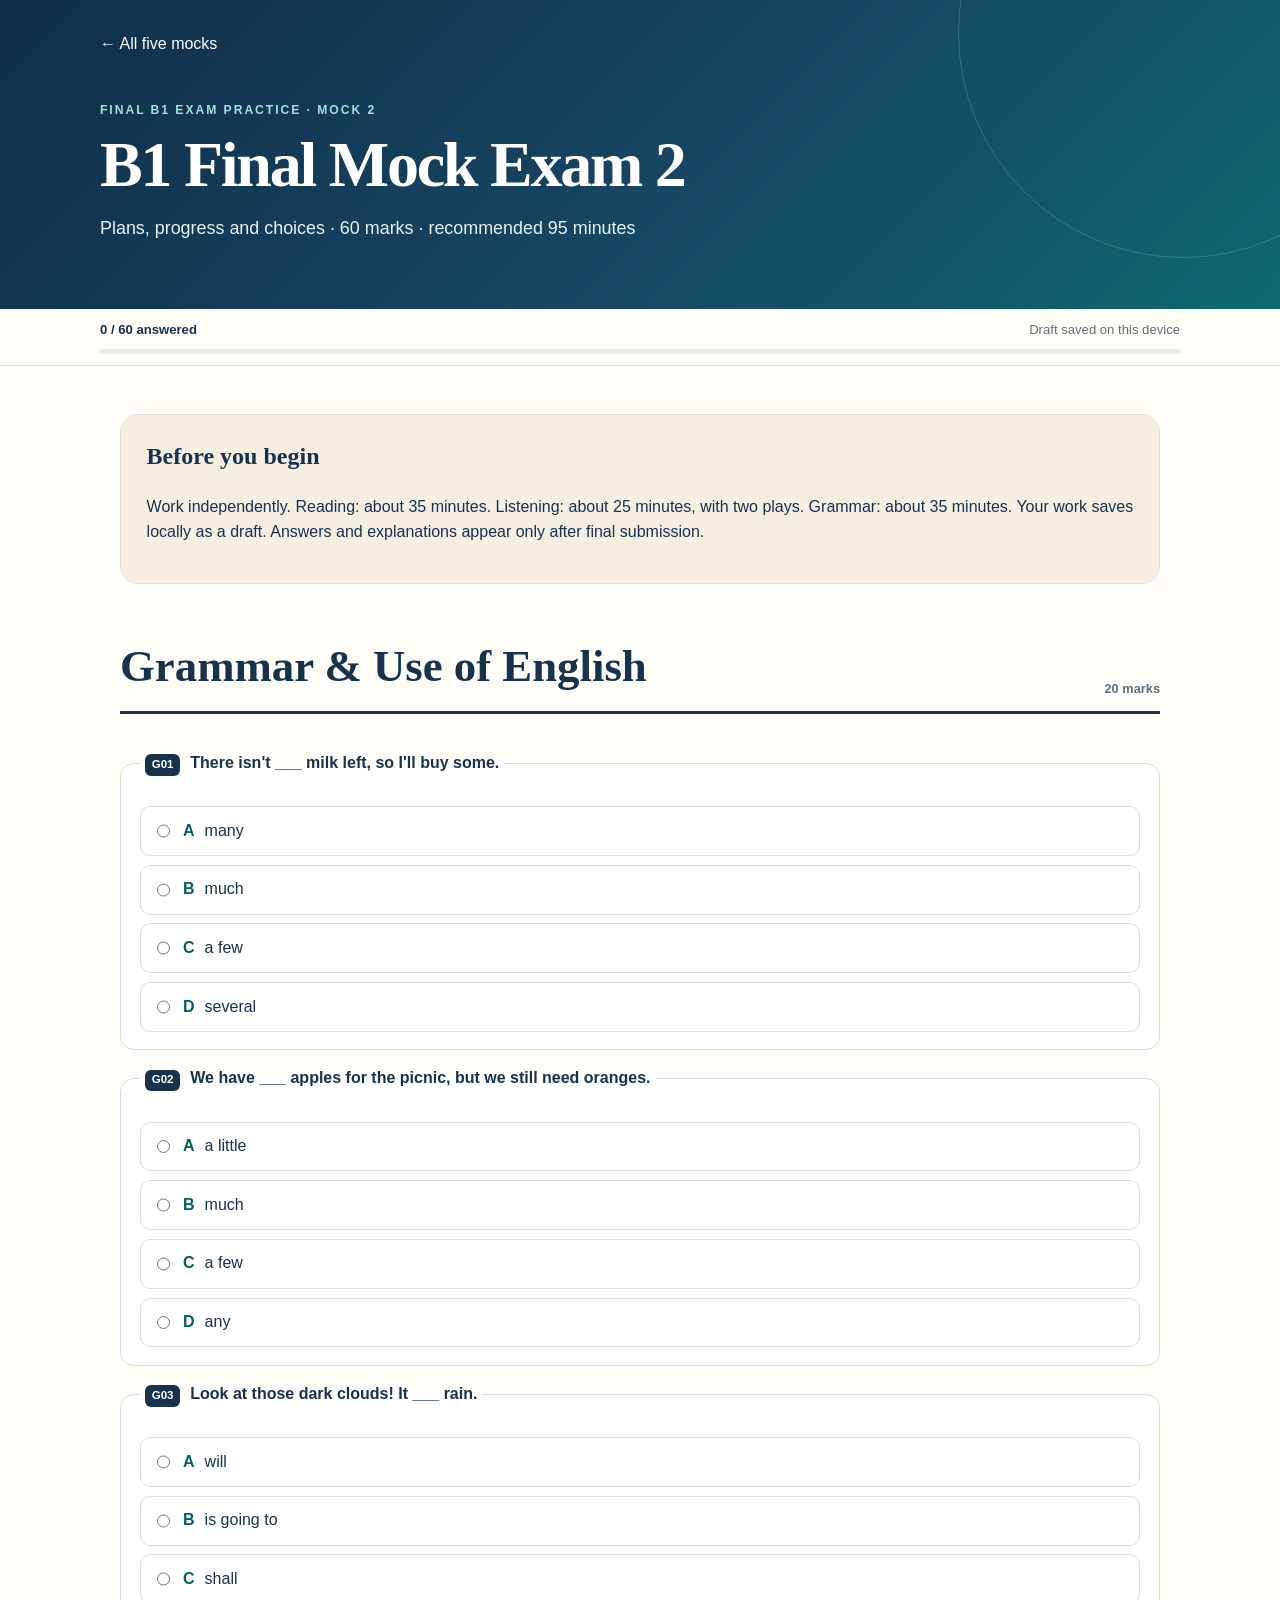
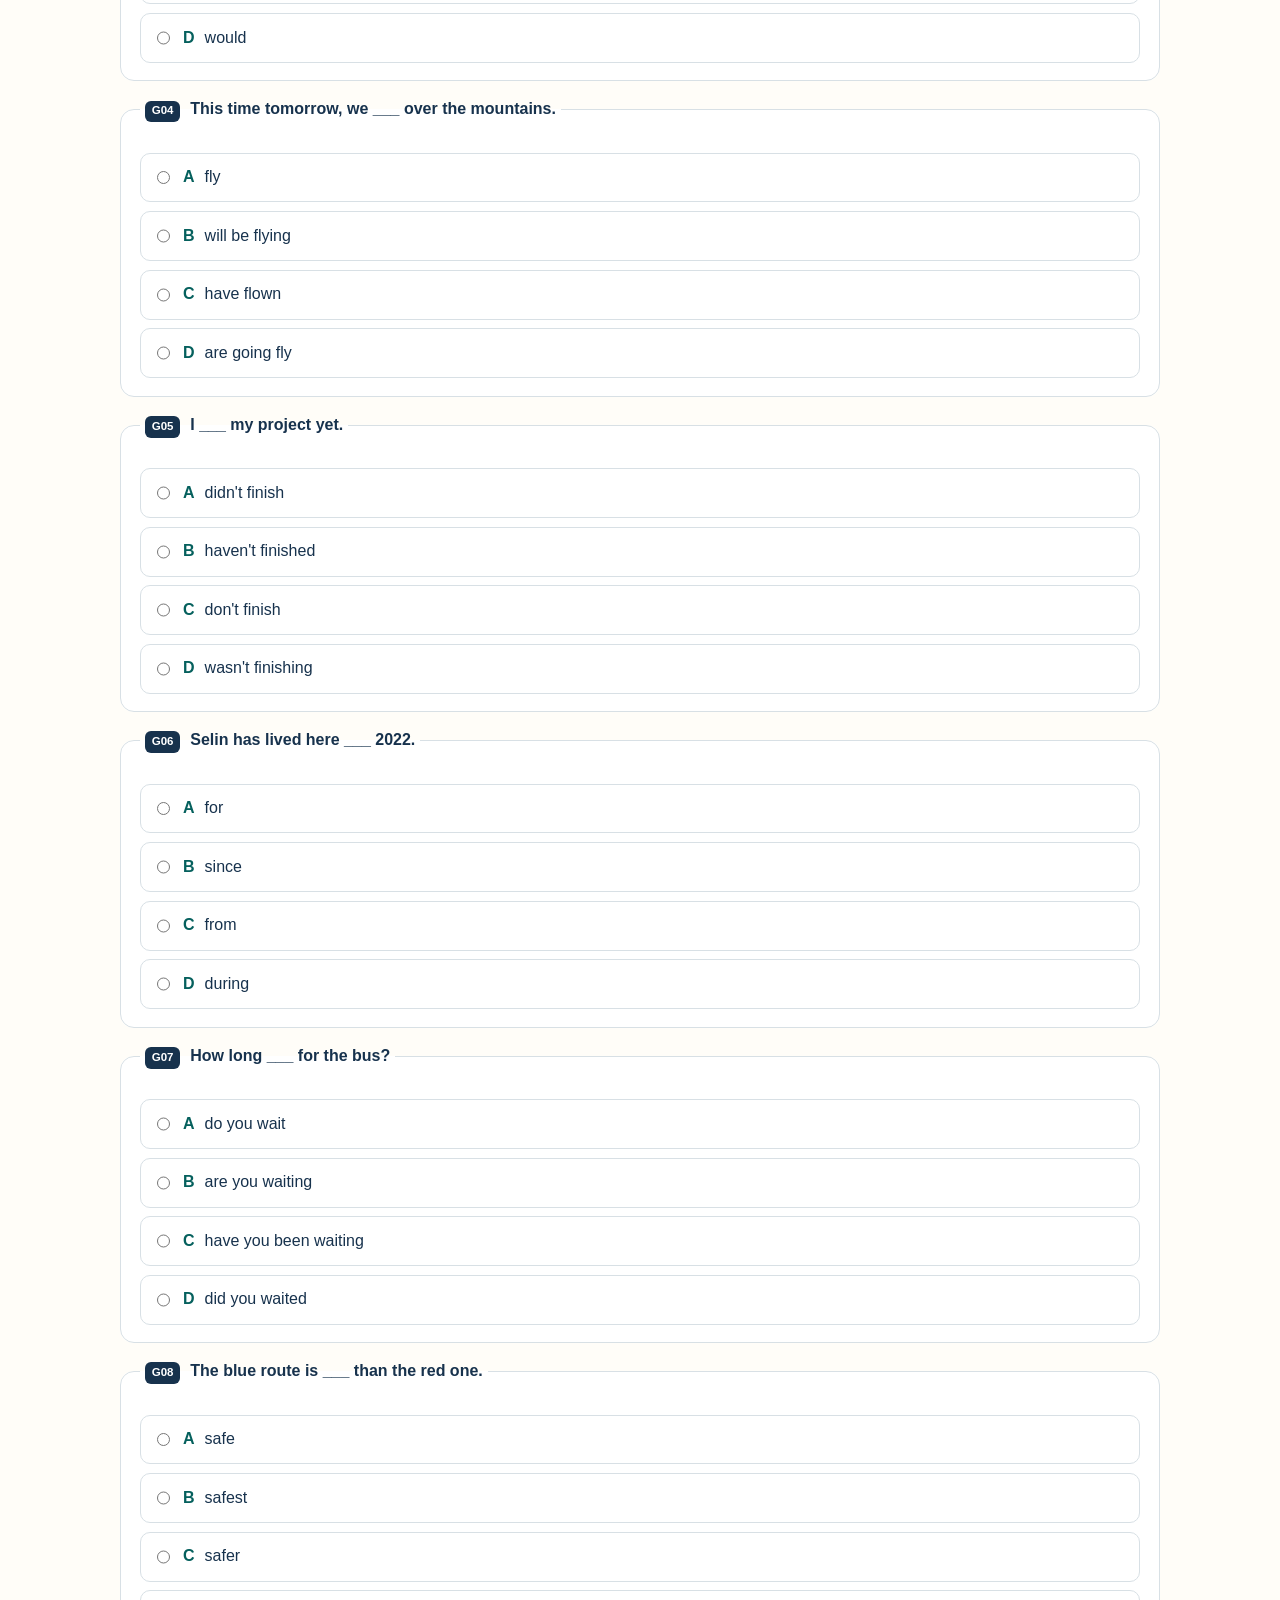
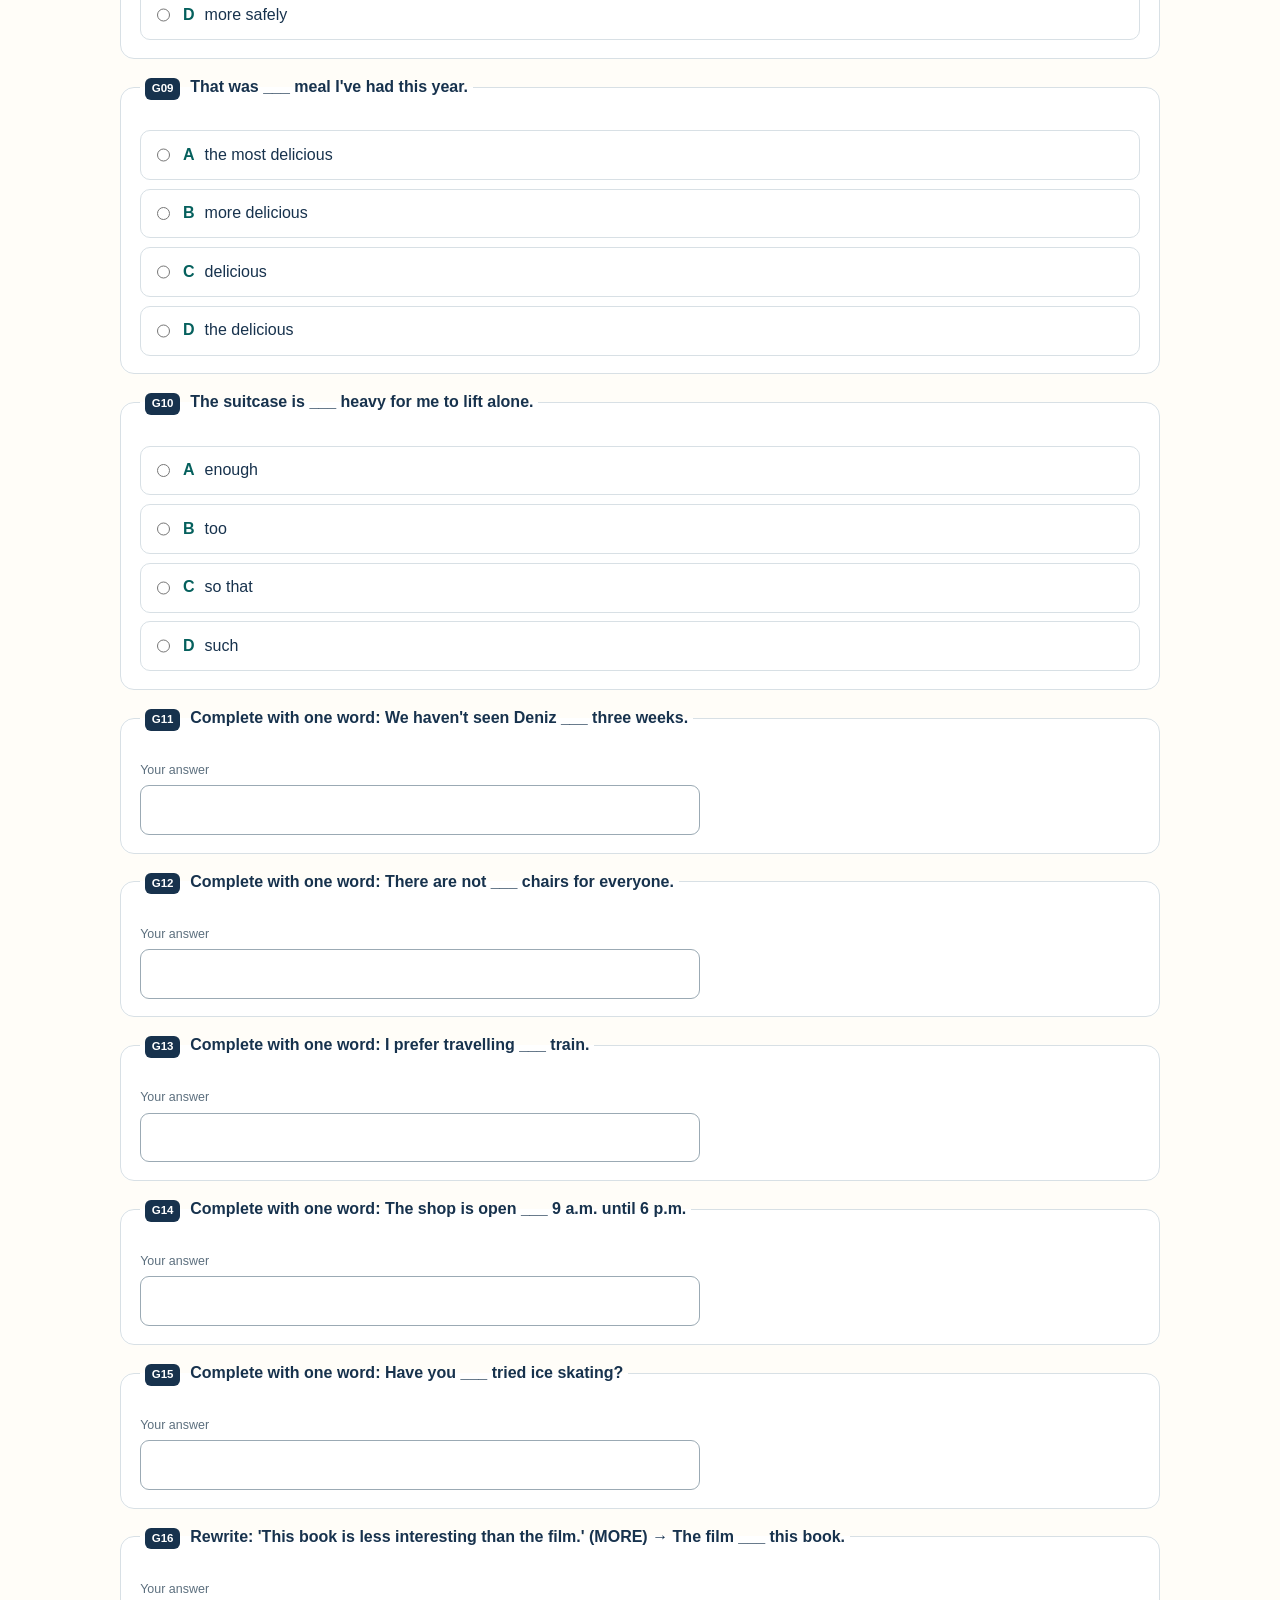
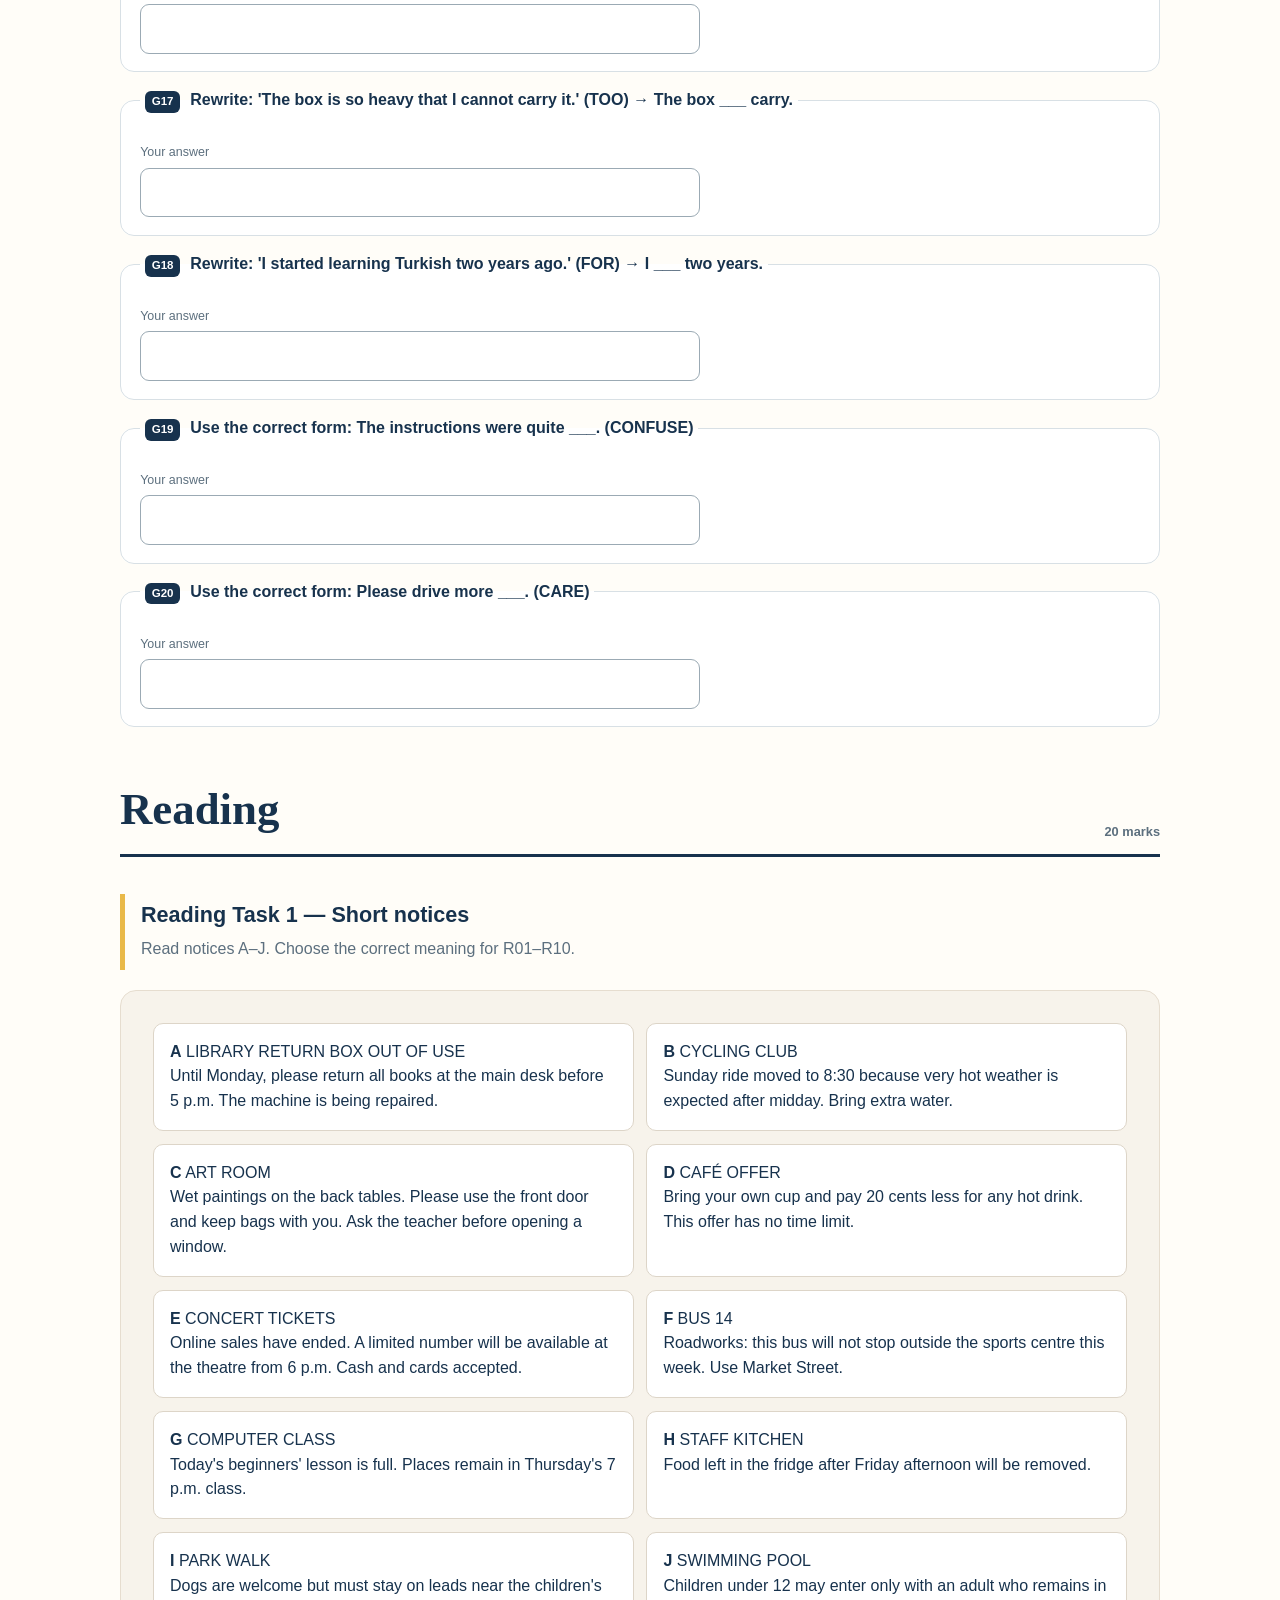
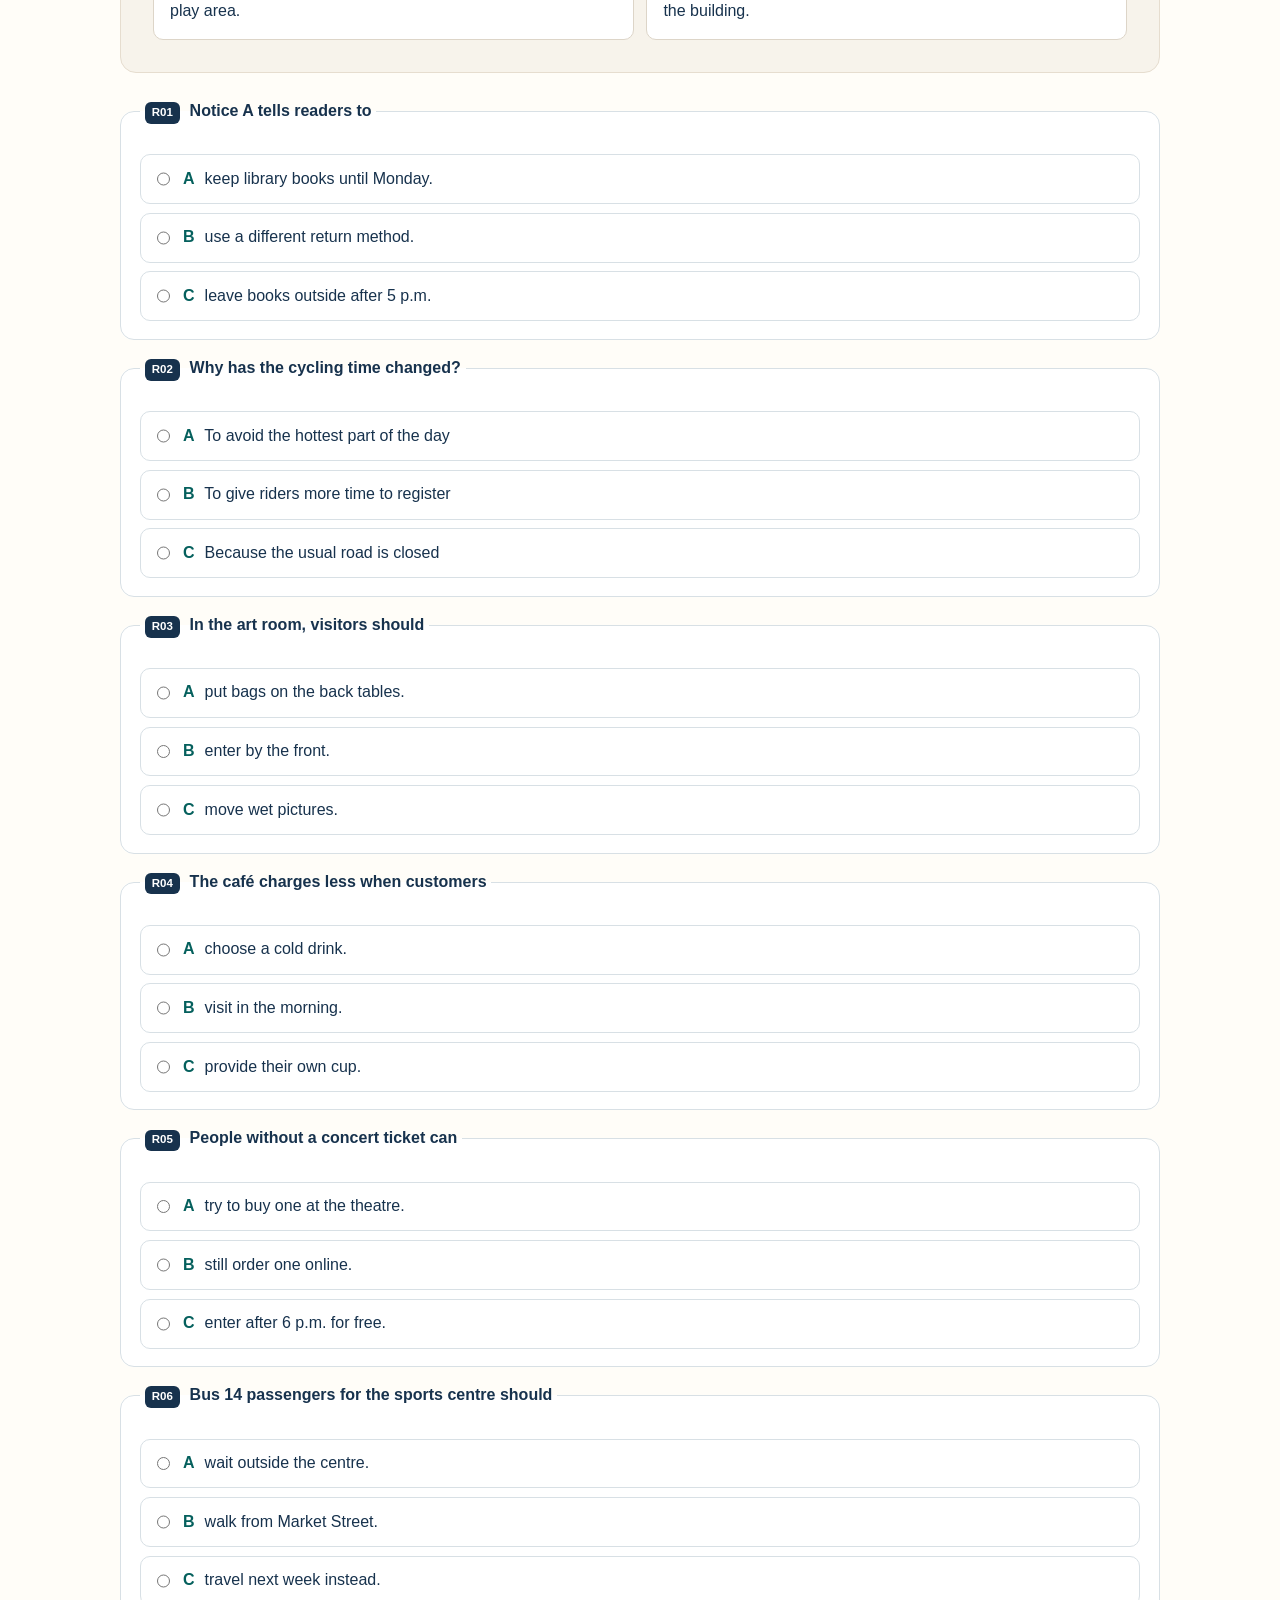
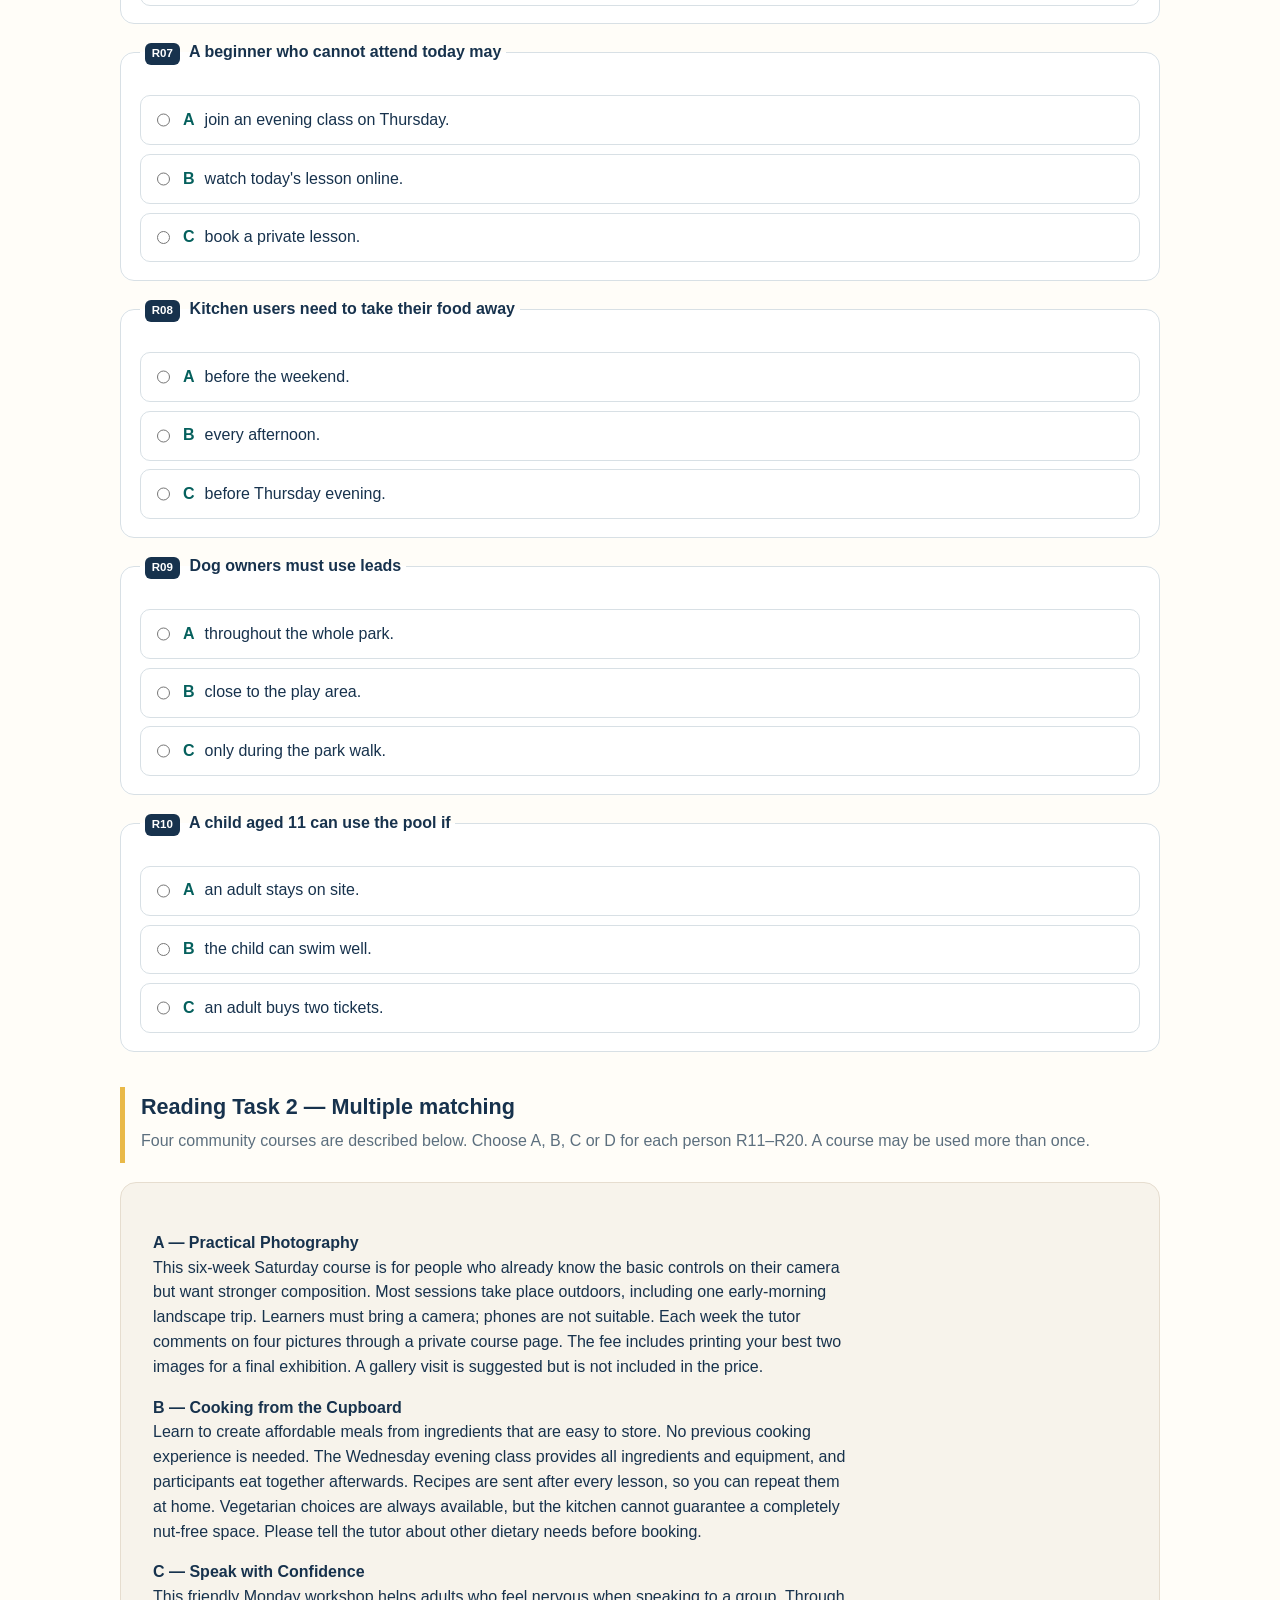
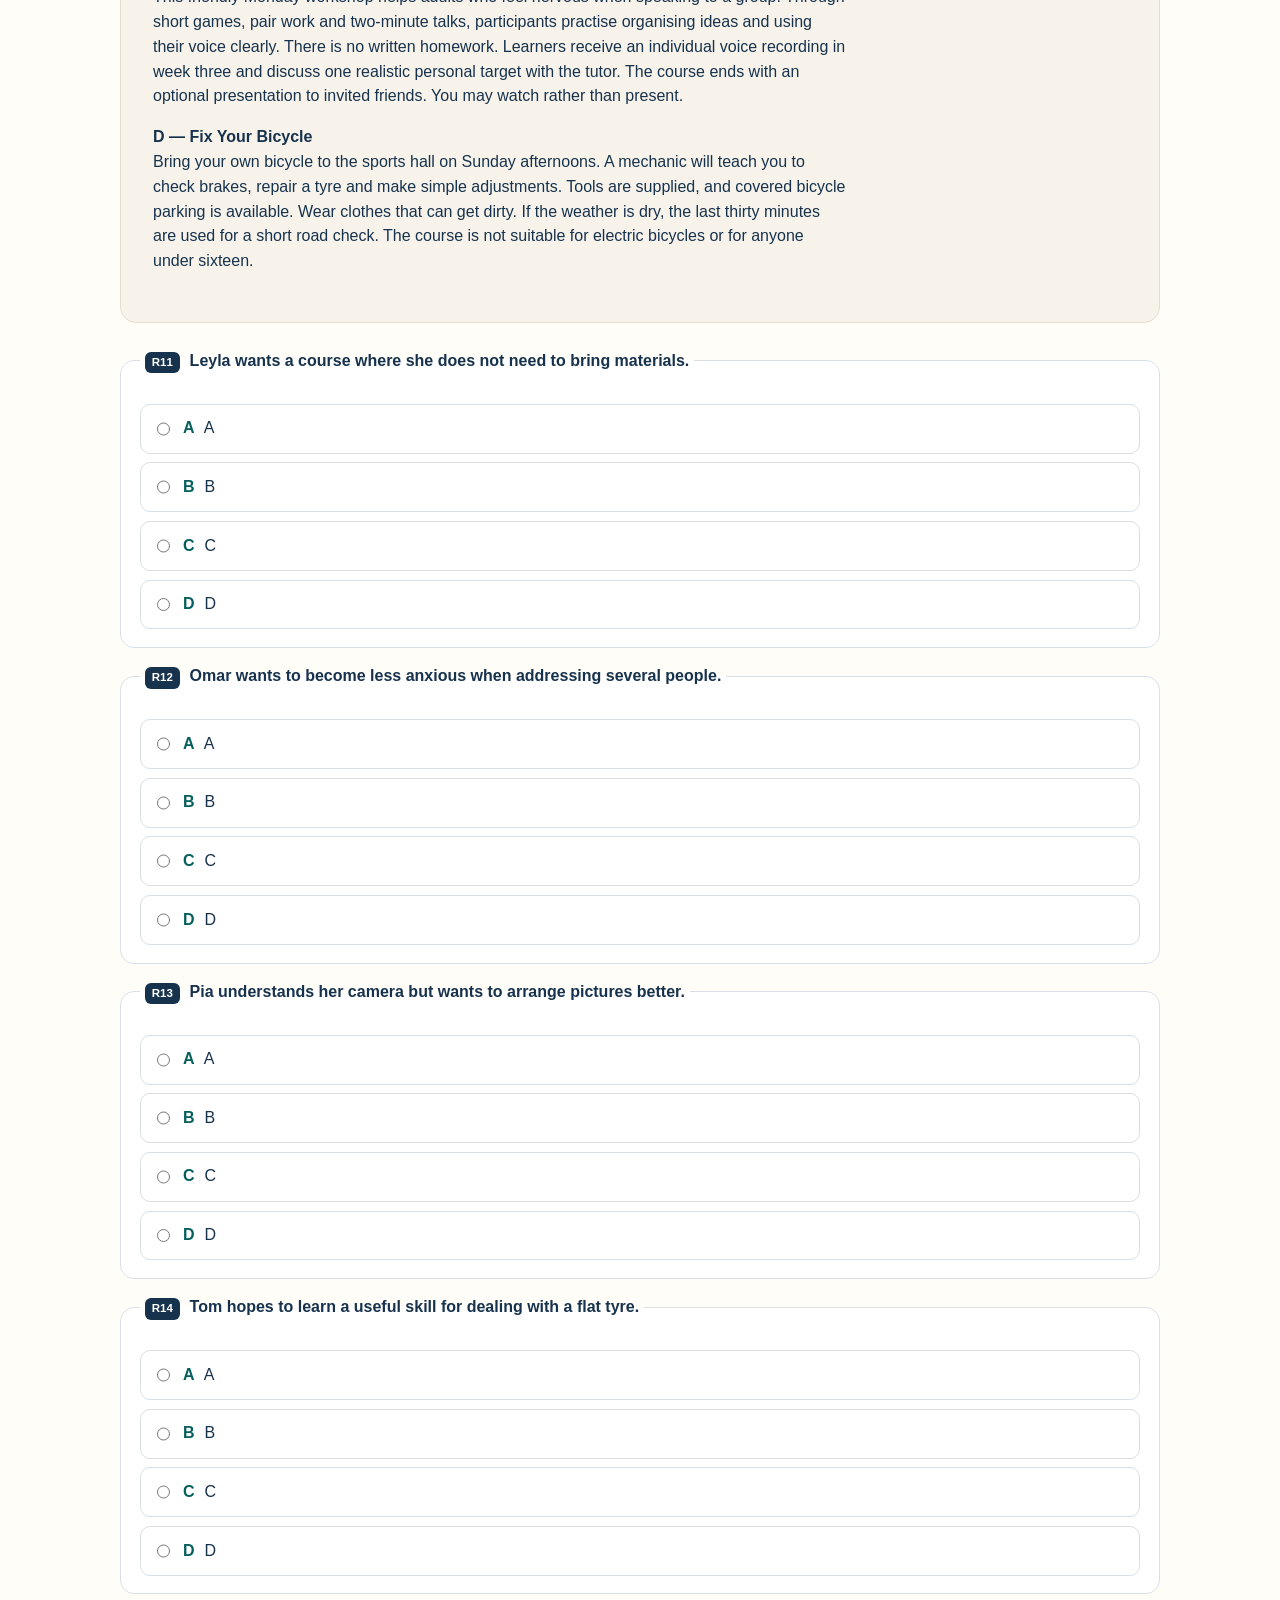
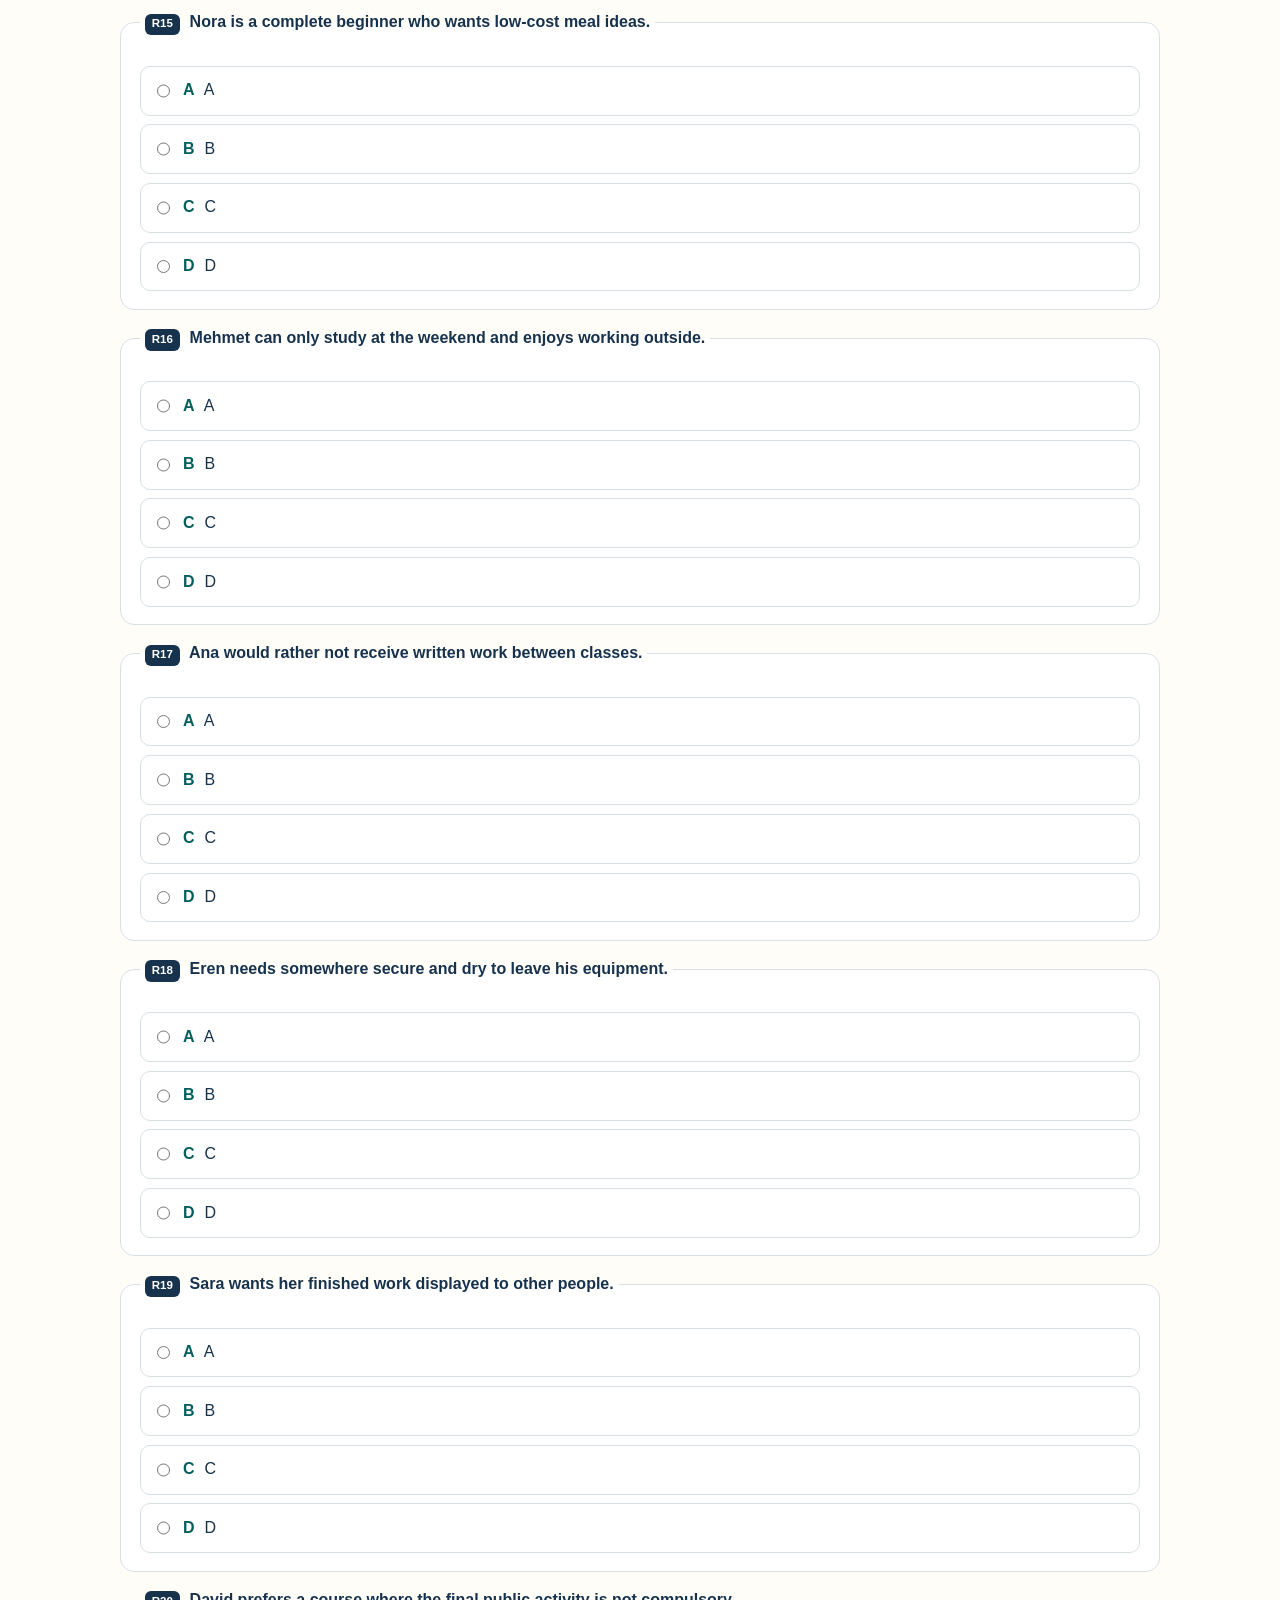
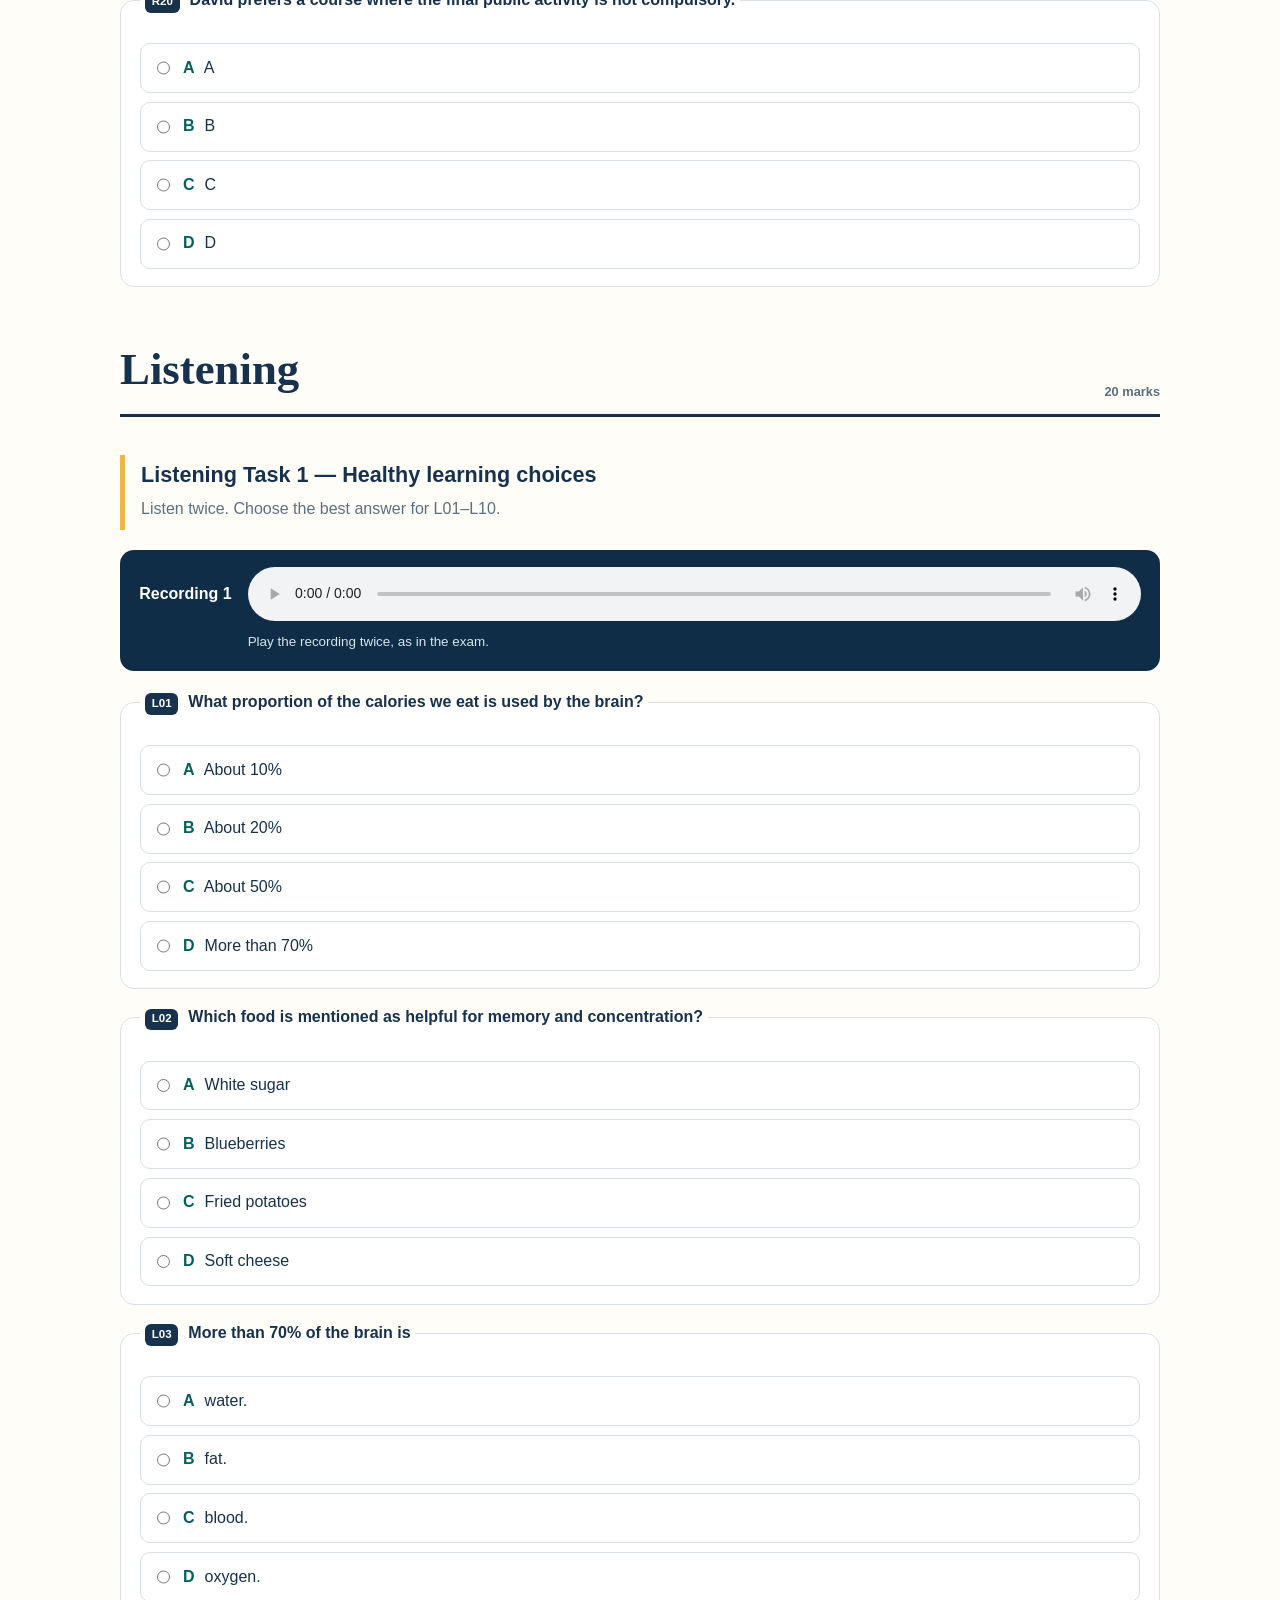
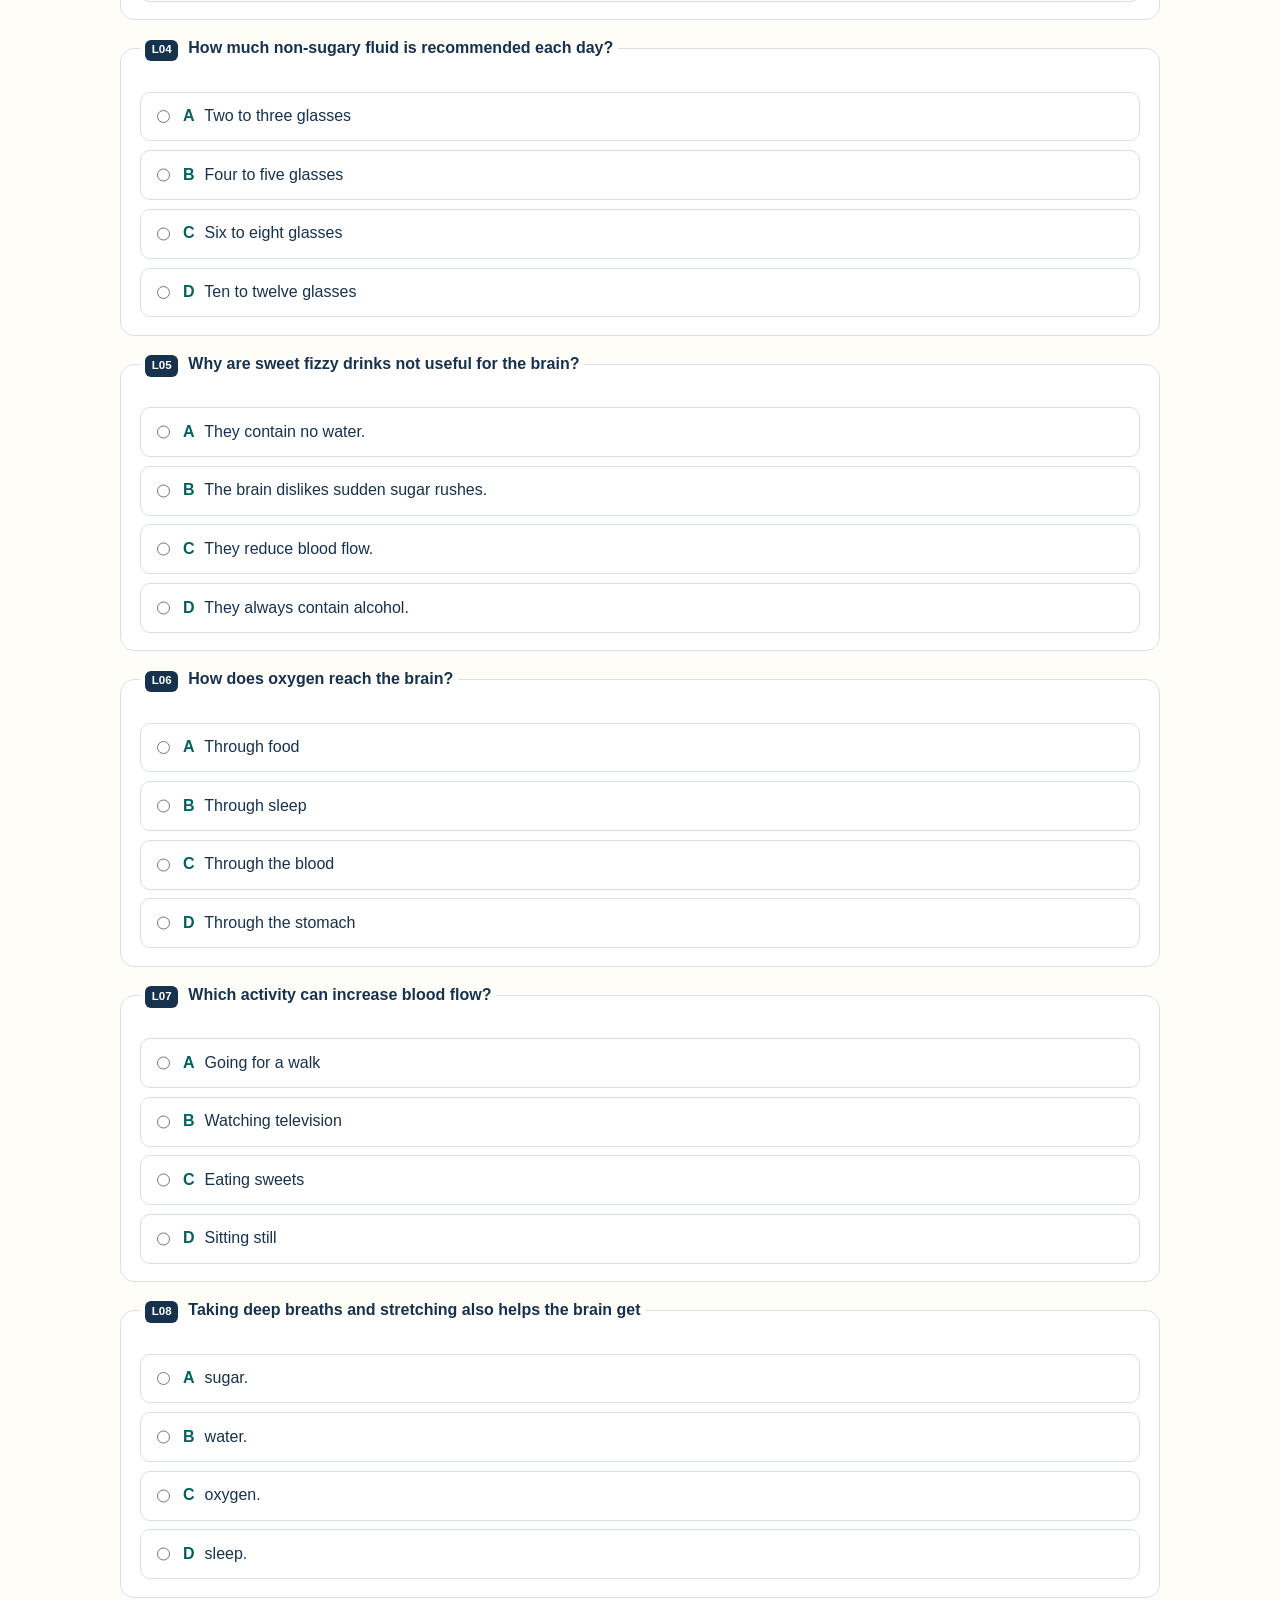
<file: final-mocks/mock-02/index.html>
<!doctype html>
<html lang="en"><head><meta charset="utf-8"><meta name="viewport" content="width=device-width,initial-scale=1">
<meta name="description" content="Original B1 mock exam 2 with grammar, reading and human-recorded listening."><title>B1 Final Mock Exam 2</title>
<link rel="stylesheet" href="../styles.css"></head>
<body><a class="skip-link" href="#exam">Skip to exam</a><header class="hero exam-hero"><a class="back" href="../">← All five mocks</a><p class="eyebrow">FINAL B1 EXAM PRACTICE · MOCK 2</p><h1>B1 Final Mock Exam 2</h1><p>Plans, progress and choices · 60 marks · recommended 95 minutes</p></header>
  <div class="progressbar" aria-live="polite"><div><strong id="progress-count">0 / 60 answered</strong><span id="draft-state">Draft saved on this device</span></div><div class="bar"><span id="progress-fill"></span></div></div>
  <main id="exam"><section class="exam-note"><h2>Before you begin</h2><p>Work independently. Reading: about 35 minutes. Listening: about 25 minutes, with two plays. Grammar: about 35 minutes. Your work saves locally as a draft. Answers and explanations appear only after final submission.</p></section>
  <form id="exam-form" novalidate><section class="exam-section" data-section="Grammar"><h2>Grammar &amp; Use of English <span>20 marks</span></h2><fieldset class="question" data-question="G01"><legend><span>G01</span> There isn&#39;t ___ milk left, so I&#39;ll buy some.</legend><div class="choices"><label><input type="radio" name="G01" value="many"><span><b>A</b> many</span></label><label><input type="radio" name="G01" value="much"><span><b>B</b> much</span></label><label><input type="radio" name="G01" value="a few"><span><b>C</b> a few</span></label><label><input type="radio" name="G01" value="several"><span><b>D</b> several</span></label></div><div class="feedback" id="feedback-G01" hidden></div></fieldset><fieldset class="question" data-question="G02"><legend><span>G02</span> We have ___ apples for the picnic, but we still need oranges.</legend><div class="choices"><label><input type="radio" name="G02" value="a little"><span><b>A</b> a little</span></label><label><input type="radio" name="G02" value="much"><span><b>B</b> much</span></label><label><input type="radio" name="G02" value="a few"><span><b>C</b> a few</span></label><label><input type="radio" name="G02" value="any"><span><b>D</b> any</span></label></div><div class="feedback" id="feedback-G02" hidden></div></fieldset><fieldset class="question" data-question="G03"><legend><span>G03</span> Look at those dark clouds! It ___ rain.</legend><div class="choices"><label><input type="radio" name="G03" value="will"><span><b>A</b> will</span></label><label><input type="radio" name="G03" value="is going to"><span><b>B</b> is going to</span></label><label><input type="radio" name="G03" value="shall"><span><b>C</b> shall</span></label><label><input type="radio" name="G03" value="would"><span><b>D</b> would</span></label></div><div class="feedback" id="feedback-G03" hidden></div></fieldset><fieldset class="question" data-question="G04"><legend><span>G04</span> This time tomorrow, we ___ over the mountains.</legend><div class="choices"><label><input type="radio" name="G04" value="fly"><span><b>A</b> fly</span></label><label><input type="radio" name="G04" value="will be flying"><span><b>B</b> will be flying</span></label><label><input type="radio" name="G04" value="have flown"><span><b>C</b> have flown</span></label><label><input type="radio" name="G04" value="are going fly"><span><b>D</b> are going fly</span></label></div><div class="feedback" id="feedback-G04" hidden></div></fieldset><fieldset class="question" data-question="G05"><legend><span>G05</span> I ___ my project yet.</legend><div class="choices"><label><input type="radio" name="G05" value="didn&#39;t finish"><span><b>A</b> didn&#39;t finish</span></label><label><input type="radio" name="G05" value="haven&#39;t finished"><span><b>B</b> haven&#39;t finished</span></label><label><input type="radio" name="G05" value="don&#39;t finish"><span><b>C</b> don&#39;t finish</span></label><label><input type="radio" name="G05" value="wasn&#39;t finishing"><span><b>D</b> wasn&#39;t finishing</span></label></div><div class="feedback" id="feedback-G05" hidden></div></fieldset><fieldset class="question" data-question="G06"><legend><span>G06</span> Selin has lived here ___ 2022.</legend><div class="choices"><label><input type="radio" name="G06" value="for"><span><b>A</b> for</span></label><label><input type="radio" name="G06" value="since"><span><b>B</b> since</span></label><label><input type="radio" name="G06" value="from"><span><b>C</b> from</span></label><label><input type="radio" name="G06" value="during"><span><b>D</b> during</span></label></div><div class="feedback" id="feedback-G06" hidden></div></fieldset><fieldset class="question" data-question="G07"><legend><span>G07</span> How long ___ for the bus?</legend><div class="choices"><label><input type="radio" name="G07" value="do you wait"><span><b>A</b> do you wait</span></label><label><input type="radio" name="G07" value="are you waiting"><span><b>B</b> are you waiting</span></label><label><input type="radio" name="G07" value="have you been waiting"><span><b>C</b> have you been waiting</span></label><label><input type="radio" name="G07" value="did you waited"><span><b>D</b> did you waited</span></label></div><div class="feedback" id="feedback-G07" hidden></div></fieldset><fieldset class="question" data-question="G08"><legend><span>G08</span> The blue route is ___ than the red one.</legend><div class="choices"><label><input type="radio" name="G08" value="safe"><span><b>A</b> safe</span></label><label><input type="radio" name="G08" value="safest"><span><b>B</b> safest</span></label><label><input type="radio" name="G08" value="safer"><span><b>C</b> safer</span></label><label><input type="radio" name="G08" value="more safely"><span><b>D</b> more safely</span></label></div><div class="feedback" id="feedback-G08" hidden></div></fieldset><fieldset class="question" data-question="G09"><legend><span>G09</span> That was ___ meal I&#39;ve had this year.</legend><div class="choices"><label><input type="radio" name="G09" value="the most delicious"><span><b>A</b> the most delicious</span></label><label><input type="radio" name="G09" value="more delicious"><span><b>B</b> more delicious</span></label><label><input type="radio" name="G09" value="delicious"><span><b>C</b> delicious</span></label><label><input type="radio" name="G09" value="the delicious"><span><b>D</b> the delicious</span></label></div><div class="feedback" id="feedback-G09" hidden></div></fieldset><fieldset class="question" data-question="G10"><legend><span>G10</span> The suitcase is ___ heavy for me to lift alone.</legend><div class="choices"><label><input type="radio" name="G10" value="enough"><span><b>A</b> enough</span></label><label><input type="radio" name="G10" value="too"><span><b>B</b> too</span></label><label><input type="radio" name="G10" value="so that"><span><b>C</b> so that</span></label><label><input type="radio" name="G10" value="such"><span><b>D</b> such</span></label></div><div class="feedback" id="feedback-G10" hidden></div></fieldset><fieldset class="question" data-question="G11"><legend><span>G11</span> Complete with one word: We haven&#39;t seen Deniz ___ three weeks.</legend><label class="short-answer"><span>Your answer</span><input type="text" name="G11" maxlength="100" autocomplete="off" spellcheck="false"></label><div class="feedback" id="feedback-G11" hidden></div></fieldset><fieldset class="question" data-question="G12"><legend><span>G12</span> Complete with one word: There are not ___ chairs for everyone.</legend><label class="short-answer"><span>Your answer</span><input type="text" name="G12" maxlength="100" autocomplete="off" spellcheck="false"></label><div class="feedback" id="feedback-G12" hidden></div></fieldset><fieldset class="question" data-question="G13"><legend><span>G13</span> Complete with one word: I prefer travelling ___ train.</legend><label class="short-answer"><span>Your answer</span><input type="text" name="G13" maxlength="100" autocomplete="off" spellcheck="false"></label><div class="feedback" id="feedback-G13" hidden></div></fieldset><fieldset class="question" data-question="G14"><legend><span>G14</span> Complete with one word: The shop is open ___ 9 a.m. until 6 p.m.</legend><label class="short-answer"><span>Your answer</span><input type="text" name="G14" maxlength="100" autocomplete="off" spellcheck="false"></label><div class="feedback" id="feedback-G14" hidden></div></fieldset><fieldset class="question" data-question="G15"><legend><span>G15</span> Complete with one word: Have you ___ tried ice skating?</legend><label class="short-answer"><span>Your answer</span><input type="text" name="G15" maxlength="100" autocomplete="off" spellcheck="false"></label><div class="feedback" id="feedback-G15" hidden></div></fieldset><fieldset class="question" data-question="G16"><legend><span>G16</span> Rewrite: &#39;This book is less interesting than the film.&#39; (MORE) → The film ___ this book.</legend><label class="short-answer"><span>Your answer</span><input type="text" name="G16" maxlength="100" autocomplete="off" spellcheck="false"></label><div class="feedback" id="feedback-G16" hidden></div></fieldset><fieldset class="question" data-question="G17"><legend><span>G17</span> Rewrite: &#39;The box is so heavy that I cannot carry it.&#39; (TOO) → The box ___ carry.</legend><label class="short-answer"><span>Your answer</span><input type="text" name="G17" maxlength="100" autocomplete="off" spellcheck="false"></label><div class="feedback" id="feedback-G17" hidden></div></fieldset><fieldset class="question" data-question="G18"><legend><span>G18</span> Rewrite: &#39;I started learning Turkish two years ago.&#39; (FOR) → I ___ two years.</legend><label class="short-answer"><span>Your answer</span><input type="text" name="G18" maxlength="100" autocomplete="off" spellcheck="false"></label><div class="feedback" id="feedback-G18" hidden></div></fieldset><fieldset class="question" data-question="G19"><legend><span>G19</span> Use the correct form: The instructions were quite ___. (CONFUSE)</legend><label class="short-answer"><span>Your answer</span><input type="text" name="G19" maxlength="100" autocomplete="off" spellcheck="false"></label><div class="feedback" id="feedback-G19" hidden></div></fieldset><fieldset class="question" data-question="G20"><legend><span>G20</span> Use the correct form: Please drive more ___. (CARE)</legend><label class="short-answer"><span>Your answer</span><input type="text" name="G20" maxlength="100" autocomplete="off" spellcheck="false"></label><div class="feedback" id="feedback-G20" hidden></div></fieldset></section><section class="exam-section" data-section="Reading"><h2>Reading <span>20 marks</span></h2><article class="task"><header><h3>Reading Task 1 — Short notices</h3><p>Read notices A–J. Choose the correct meaning for R01–R10.</p></header><div class="passage"><div class="notice-grid">
      <p><strong>A</strong> LIBRARY RETURN BOX OUT OF USE<br>Until Monday, please return all books at the main desk before 5 p.m. The machine is being repaired.</p>
      <p><strong>B</strong> CYCLING CLUB<br>Sunday ride moved to 8:30 because very hot weather is expected after midday. Bring extra water.</p>
      <p><strong>C</strong> ART ROOM<br>Wet paintings on the back tables. Please use the front door and keep bags with you. Ask the teacher before opening a window.</p>
      <p><strong>D</strong> CAFÉ OFFER<br>Bring your own cup and pay 20 cents less for any hot drink. This offer has no time limit.</p>
      <p><strong>E</strong> CONCERT TICKETS<br>Online sales have ended. A limited number will be available at the theatre from 6 p.m. Cash and cards accepted.</p>
      <p><strong>F</strong> BUS 14<br>Roadworks: this bus will not stop outside the sports centre this week. Use Market Street.</p>
      <p><strong>G</strong> COMPUTER CLASS<br>Today's beginners' lesson is full. Places remain in Thursday's 7 p.m. class.</p>
      <p><strong>H</strong> STAFF KITCHEN<br>Food left in the fridge after Friday afternoon will be removed.</p>
      <p><strong>I</strong> PARK WALK<br>Dogs are welcome but must stay on leads near the children's play area.</p>
      <p><strong>J</strong> SWIMMING POOL<br>Children under 12 may enter only with an adult who remains in the building.</p>
      </div></div><fieldset class="question" data-question="R01"><legend><span>R01</span> Notice A tells readers to</legend><div class="choices"><label><input type="radio" name="R01" value="keep library books until Monday."><span><b>A</b> keep library books until Monday.</span></label><label><input type="radio" name="R01" value="use a different return method."><span><b>B</b> use a different return method.</span></label><label><input type="radio" name="R01" value="leave books outside after 5 p.m."><span><b>C</b> leave books outside after 5 p.m.</span></label></div><div class="feedback" id="feedback-R01" hidden></div></fieldset><fieldset class="question" data-question="R02"><legend><span>R02</span> Why has the cycling time changed?</legend><div class="choices"><label><input type="radio" name="R02" value="To avoid the hottest part of the day"><span><b>A</b> To avoid the hottest part of the day</span></label><label><input type="radio" name="R02" value="To give riders more time to register"><span><b>B</b> To give riders more time to register</span></label><label><input type="radio" name="R02" value="Because the usual road is closed"><span><b>C</b> Because the usual road is closed</span></label></div><div class="feedback" id="feedback-R02" hidden></div></fieldset><fieldset class="question" data-question="R03"><legend><span>R03</span> In the art room, visitors should</legend><div class="choices"><label><input type="radio" name="R03" value="put bags on the back tables."><span><b>A</b> put bags on the back tables.</span></label><label><input type="radio" name="R03" value="enter by the front."><span><b>B</b> enter by the front.</span></label><label><input type="radio" name="R03" value="move wet pictures."><span><b>C</b> move wet pictures.</span></label></div><div class="feedback" id="feedback-R03" hidden></div></fieldset><fieldset class="question" data-question="R04"><legend><span>R04</span> The café charges less when customers</legend><div class="choices"><label><input type="radio" name="R04" value="choose a cold drink."><span><b>A</b> choose a cold drink.</span></label><label><input type="radio" name="R04" value="visit in the morning."><span><b>B</b> visit in the morning.</span></label><label><input type="radio" name="R04" value="provide their own cup."><span><b>C</b> provide their own cup.</span></label></div><div class="feedback" id="feedback-R04" hidden></div></fieldset><fieldset class="question" data-question="R05"><legend><span>R05</span> People without a concert ticket can</legend><div class="choices"><label><input type="radio" name="R05" value="try to buy one at the theatre."><span><b>A</b> try to buy one at the theatre.</span></label><label><input type="radio" name="R05" value="still order one online."><span><b>B</b> still order one online.</span></label><label><input type="radio" name="R05" value="enter after 6 p.m. for free."><span><b>C</b> enter after 6 p.m. for free.</span></label></div><div class="feedback" id="feedback-R05" hidden></div></fieldset><fieldset class="question" data-question="R06"><legend><span>R06</span> Bus 14 passengers for the sports centre should</legend><div class="choices"><label><input type="radio" name="R06" value="wait outside the centre."><span><b>A</b> wait outside the centre.</span></label><label><input type="radio" name="R06" value="walk from Market Street."><span><b>B</b> walk from Market Street.</span></label><label><input type="radio" name="R06" value="travel next week instead."><span><b>C</b> travel next week instead.</span></label></div><div class="feedback" id="feedback-R06" hidden></div></fieldset><fieldset class="question" data-question="R07"><legend><span>R07</span> A beginner who cannot attend today may</legend><div class="choices"><label><input type="radio" name="R07" value="join an evening class on Thursday."><span><b>A</b> join an evening class on Thursday.</span></label><label><input type="radio" name="R07" value="watch today&#39;s lesson online."><span><b>B</b> watch today&#39;s lesson online.</span></label><label><input type="radio" name="R07" value="book a private lesson."><span><b>C</b> book a private lesson.</span></label></div><div class="feedback" id="feedback-R07" hidden></div></fieldset><fieldset class="question" data-question="R08"><legend><span>R08</span> Kitchen users need to take their food away</legend><div class="choices"><label><input type="radio" name="R08" value="before the weekend."><span><b>A</b> before the weekend.</span></label><label><input type="radio" name="R08" value="every afternoon."><span><b>B</b> every afternoon.</span></label><label><input type="radio" name="R08" value="before Thursday evening."><span><b>C</b> before Thursday evening.</span></label></div><div class="feedback" id="feedback-R08" hidden></div></fieldset><fieldset class="question" data-question="R09"><legend><span>R09</span> Dog owners must use leads</legend><div class="choices"><label><input type="radio" name="R09" value="throughout the whole park."><span><b>A</b> throughout the whole park.</span></label><label><input type="radio" name="R09" value="close to the play area."><span><b>B</b> close to the play area.</span></label><label><input type="radio" name="R09" value="only during the park walk."><span><b>C</b> only during the park walk.</span></label></div><div class="feedback" id="feedback-R09" hidden></div></fieldset><fieldset class="question" data-question="R10"><legend><span>R10</span> A child aged 11 can use the pool if</legend><div class="choices"><label><input type="radio" name="R10" value="an adult stays on site."><span><b>A</b> an adult stays on site.</span></label><label><input type="radio" name="R10" value="the child can swim well."><span><b>B</b> the child can swim well.</span></label><label><input type="radio" name="R10" value="an adult buys two tickets."><span><b>C</b> an adult buys two tickets.</span></label></div><div class="feedback" id="feedback-R10" hidden></div></fieldset></article><article class="task"><header><h3>Reading Task 2 — Multiple matching</h3><p>Four community courses are described below. Choose A, B, C or D for each person R11–R20. A course may be used more than once.</p></header><div class="passage"><p><strong>A — Practical Photography</strong><br>This six-week Saturday course is for people who already know the basic controls on their camera but want stronger composition. Most sessions take place outdoors, including one early-morning landscape trip. Learners must bring a camera; phones are not suitable. Each week the tutor comments on four pictures through a private course page. The fee includes printing your best two images for a final exhibition. A gallery visit is suggested but is not included in the price.</p>
      <p><strong>B — Cooking from the Cupboard</strong><br>Learn to create affordable meals from ingredients that are easy to store. No previous cooking experience is needed. The Wednesday evening class provides all ingredients and equipment, and participants eat together afterwards. Recipes are sent after every lesson, so you can repeat them at home. Vegetarian choices are always available, but the kitchen cannot guarantee a completely nut-free space. Please tell the tutor about other dietary needs before booking.</p>
      <p><strong>C — Speak with Confidence</strong><br>This friendly Monday workshop helps adults who feel nervous when speaking to a group. Through short games, pair work and two-minute talks, participants practise organising ideas and using their voice clearly. There is no written homework. Learners receive an individual voice recording in week three and discuss one realistic personal target with the tutor. The course ends with an optional presentation to invited friends. You may watch rather than present.</p>
      <p><strong>D — Fix Your Bicycle</strong><br>Bring your own bicycle to the sports hall on Sunday afternoons. A mechanic will teach you to check brakes, repair a tyre and make simple adjustments. Tools are supplied, and covered bicycle parking is available. Wear clothes that can get dirty. If the weather is dry, the last thirty minutes are used for a short road check. The course is not suitable for electric bicycles or for anyone under sixteen.</p></div><fieldset class="question" data-question="R11"><legend><span>R11</span> Leyla wants a course where she does not need to bring materials.</legend><div class="choices"><label><input type="radio" name="R11" value="A"><span><b>A</b> A</span></label><label><input type="radio" name="R11" value="B"><span><b>B</b> B</span></label><label><input type="radio" name="R11" value="C"><span><b>C</b> C</span></label><label><input type="radio" name="R11" value="D"><span><b>D</b> D</span></label></div><div class="feedback" id="feedback-R11" hidden></div></fieldset><fieldset class="question" data-question="R12"><legend><span>R12</span> Omar wants to become less anxious when addressing several people.</legend><div class="choices"><label><input type="radio" name="R12" value="A"><span><b>A</b> A</span></label><label><input type="radio" name="R12" value="B"><span><b>B</b> B</span></label><label><input type="radio" name="R12" value="C"><span><b>C</b> C</span></label><label><input type="radio" name="R12" value="D"><span><b>D</b> D</span></label></div><div class="feedback" id="feedback-R12" hidden></div></fieldset><fieldset class="question" data-question="R13"><legend><span>R13</span> Pia understands her camera but wants to arrange pictures better.</legend><div class="choices"><label><input type="radio" name="R13" value="A"><span><b>A</b> A</span></label><label><input type="radio" name="R13" value="B"><span><b>B</b> B</span></label><label><input type="radio" name="R13" value="C"><span><b>C</b> C</span></label><label><input type="radio" name="R13" value="D"><span><b>D</b> D</span></label></div><div class="feedback" id="feedback-R13" hidden></div></fieldset><fieldset class="question" data-question="R14"><legend><span>R14</span> Tom hopes to learn a useful skill for dealing with a flat tyre.</legend><div class="choices"><label><input type="radio" name="R14" value="A"><span><b>A</b> A</span></label><label><input type="radio" name="R14" value="B"><span><b>B</b> B</span></label><label><input type="radio" name="R14" value="C"><span><b>C</b> C</span></label><label><input type="radio" name="R14" value="D"><span><b>D</b> D</span></label></div><div class="feedback" id="feedback-R14" hidden></div></fieldset><fieldset class="question" data-question="R15"><legend><span>R15</span> Nora is a complete beginner who wants low-cost meal ideas.</legend><div class="choices"><label><input type="radio" name="R15" value="A"><span><b>A</b> A</span></label><label><input type="radio" name="R15" value="B"><span><b>B</b> B</span></label><label><input type="radio" name="R15" value="C"><span><b>C</b> C</span></label><label><input type="radio" name="R15" value="D"><span><b>D</b> D</span></label></div><div class="feedback" id="feedback-R15" hidden></div></fieldset><fieldset class="question" data-question="R16"><legend><span>R16</span> Mehmet can only study at the weekend and enjoys working outside.</legend><div class="choices"><label><input type="radio" name="R16" value="A"><span><b>A</b> A</span></label><label><input type="radio" name="R16" value="B"><span><b>B</b> B</span></label><label><input type="radio" name="R16" value="C"><span><b>C</b> C</span></label><label><input type="radio" name="R16" value="D"><span><b>D</b> D</span></label></div><div class="feedback" id="feedback-R16" hidden></div></fieldset><fieldset class="question" data-question="R17"><legend><span>R17</span> Ana would rather not receive written work between classes.</legend><div class="choices"><label><input type="radio" name="R17" value="A"><span><b>A</b> A</span></label><label><input type="radio" name="R17" value="B"><span><b>B</b> B</span></label><label><input type="radio" name="R17" value="C"><span><b>C</b> C</span></label><label><input type="radio" name="R17" value="D"><span><b>D</b> D</span></label></div><div class="feedback" id="feedback-R17" hidden></div></fieldset><fieldset class="question" data-question="R18"><legend><span>R18</span> Eren needs somewhere secure and dry to leave his equipment.</legend><div class="choices"><label><input type="radio" name="R18" value="A"><span><b>A</b> A</span></label><label><input type="radio" name="R18" value="B"><span><b>B</b> B</span></label><label><input type="radio" name="R18" value="C"><span><b>C</b> C</span></label><label><input type="radio" name="R18" value="D"><span><b>D</b> D</span></label></div><div class="feedback" id="feedback-R18" hidden></div></fieldset><fieldset class="question" data-question="R19"><legend><span>R19</span> Sara wants her finished work displayed to other people.</legend><div class="choices"><label><input type="radio" name="R19" value="A"><span><b>A</b> A</span></label><label><input type="radio" name="R19" value="B"><span><b>B</b> B</span></label><label><input type="radio" name="R19" value="C"><span><b>C</b> C</span></label><label><input type="radio" name="R19" value="D"><span><b>D</b> D</span></label></div><div class="feedback" id="feedback-R19" hidden></div></fieldset><fieldset class="question" data-question="R20"><legend><span>R20</span> David prefers a course where the final public activity is not compulsory.</legend><div class="choices"><label><input type="radio" name="R20" value="A"><span><b>A</b> A</span></label><label><input type="radio" name="R20" value="B"><span><b>B</b> B</span></label><label><input type="radio" name="R20" value="C"><span><b>C</b> C</span></label><label><input type="radio" name="R20" value="D"><span><b>D</b> D</span></label></div><div class="feedback" id="feedback-R20" hidden></div></fieldset></article></section><section class="exam-section" data-section="Listening"><h2>Listening <span>20 marks</span></h2><article class="task"><header><h3>Listening Task 1 — Healthy learning choices</h3><p>Listen twice. Choose the best answer for L01–L10.</p></header><div class="audio-card"><span>Recording 1</span><audio controls preload="metadata" src="../audio/mock-2-task-1.m4a">Your browser does not support audio.</audio><p>Play the recording twice, as in the exam.</p></div><fieldset class="question" data-question="L01"><legend><span>L01</span> What proportion of the calories we eat is used by the brain?</legend><div class="choices"><label><input type="radio" name="L01" value="About 10%"><span><b>A</b> About 10%</span></label><label><input type="radio" name="L01" value="About 20%"><span><b>B</b> About 20%</span></label><label><input type="radio" name="L01" value="About 50%"><span><b>C</b> About 50%</span></label><label><input type="radio" name="L01" value="More than 70%"><span><b>D</b> More than 70%</span></label></div><div class="feedback" id="feedback-L01" hidden></div></fieldset><fieldset class="question" data-question="L02"><legend><span>L02</span> Which food is mentioned as helpful for memory and concentration?</legend><div class="choices"><label><input type="radio" name="L02" value="White sugar"><span><b>A</b> White sugar</span></label><label><input type="radio" name="L02" value="Blueberries"><span><b>B</b> Blueberries</span></label><label><input type="radio" name="L02" value="Fried potatoes"><span><b>C</b> Fried potatoes</span></label><label><input type="radio" name="L02" value="Soft cheese"><span><b>D</b> Soft cheese</span></label></div><div class="feedback" id="feedback-L02" hidden></div></fieldset><fieldset class="question" data-question="L03"><legend><span>L03</span> More than 70% of the brain is</legend><div class="choices"><label><input type="radio" name="L03" value="water."><span><b>A</b> water.</span></label><label><input type="radio" name="L03" value="fat."><span><b>B</b> fat.</span></label><label><input type="radio" name="L03" value="blood."><span><b>C</b> blood.</span></label><label><input type="radio" name="L03" value="oxygen."><span><b>D</b> oxygen.</span></label></div><div class="feedback" id="feedback-L03" hidden></div></fieldset><fieldset class="question" data-question="L04"><legend><span>L04</span> How much non-sugary fluid is recommended each day?</legend><div class="choices"><label><input type="radio" name="L04" value="Two to three glasses"><span><b>A</b> Two to three glasses</span></label><label><input type="radio" name="L04" value="Four to five glasses"><span><b>B</b> Four to five glasses</span></label><label><input type="radio" name="L04" value="Six to eight glasses"><span><b>C</b> Six to eight glasses</span></label><label><input type="radio" name="L04" value="Ten to twelve glasses"><span><b>D</b> Ten to twelve glasses</span></label></div><div class="feedback" id="feedback-L04" hidden></div></fieldset><fieldset class="question" data-question="L05"><legend><span>L05</span> Why are sweet fizzy drinks not useful for the brain?</legend><div class="choices"><label><input type="radio" name="L05" value="They contain no water."><span><b>A</b> They contain no water.</span></label><label><input type="radio" name="L05" value="The brain dislikes sudden sugar rushes."><span><b>B</b> The brain dislikes sudden sugar rushes.</span></label><label><input type="radio" name="L05" value="They reduce blood flow."><span><b>C</b> They reduce blood flow.</span></label><label><input type="radio" name="L05" value="They always contain alcohol."><span><b>D</b> They always contain alcohol.</span></label></div><div class="feedback" id="feedback-L05" hidden></div></fieldset><fieldset class="question" data-question="L06"><legend><span>L06</span> How does oxygen reach the brain?</legend><div class="choices"><label><input type="radio" name="L06" value="Through food"><span><b>A</b> Through food</span></label><label><input type="radio" name="L06" value="Through sleep"><span><b>B</b> Through sleep</span></label><label><input type="radio" name="L06" value="Through the blood"><span><b>C</b> Through the blood</span></label><label><input type="radio" name="L06" value="Through the stomach"><span><b>D</b> Through the stomach</span></label></div><div class="feedback" id="feedback-L06" hidden></div></fieldset><fieldset class="question" data-question="L07"><legend><span>L07</span> Which activity can increase blood flow?</legend><div class="choices"><label><input type="radio" name="L07" value="Going for a walk"><span><b>A</b> Going for a walk</span></label><label><input type="radio" name="L07" value="Watching television"><span><b>B</b> Watching television</span></label><label><input type="radio" name="L07" value="Eating sweets"><span><b>C</b> Eating sweets</span></label><label><input type="radio" name="L07" value="Sitting still"><span><b>D</b> Sitting still</span></label></div><div class="feedback" id="feedback-L07" hidden></div></fieldset><fieldset class="question" data-question="L08"><legend><span>L08</span> Taking deep breaths and stretching also helps the brain get</legend><div class="choices"><label><input type="radio" name="L08" value="sugar."><span><b>A</b> sugar.</span></label><label><input type="radio" name="L08" value="water."><span><b>B</b> water.</span></label><label><input type="radio" name="L08" value="oxygen."><span><b>C</b> oxygen.</span></label><label><input type="radio" name="L08" value="sleep."><span><b>D</b> sleep.</span></label></div><div class="feedback" id="feedback-L08" hidden></div></fieldset><fieldset class="question" data-question="L09"><legend><span>L09</span> During sleep, the brain</legend><div class="choices"><label><input type="radio" name="L09" value="stops using information."><span><b>A</b> stops using information.</span></label><label><input type="radio" name="L09" value="practises daytime learning."><span><b>B</b> practises daytime learning.</span></label><label><input type="radio" name="L09" value="needs exciting television."><span><b>C</b> needs exciting television.</span></label><label><input type="radio" name="L09" value="loses concentration."><span><b>D</b> loses concentration.</span></label></div><div class="feedback" id="feedback-L09" hidden></div></fieldset><fieldset class="question" data-question="L10"><legend><span>L10</span> What should people avoid in the hour before bed?</legend><div class="choices"><label><input type="radio" name="L10" value="Gentle music"><span><b>A</b> Gentle music</span></label><label><input type="radio" name="L10" value="Positive thoughts"><span><b>B</b> Positive thoughts</span></label><label><input type="radio" name="L10" value="Funny reading"><span><b>C</b> Funny reading</span></label><label><input type="radio" name="L10" value="Exciting video games"><span><b>D</b> Exciting video games</span></label></div><div class="feedback" id="feedback-L10" hidden></div></fieldset><details class="credit"><summary>Recording credit</summary><p><a href="https://opentextbc.ca/abealfreader5/chapter/boost-your-brainpower/" target="_blank" rel="noopener">Boost Your Brainpower</a>, written by Shantel Ivits, narrated by Jacqui Bishop · CC BY 4.0</p></details></article><article class="task"><header><h3>Listening Task 2 — Memory notes</h3><p>Listen twice. Complete L11–L20 in no more than four words and/or a number.</p></header><div class="audio-card"><span>Recording 2</span><audio controls preload="metadata" src="../audio/mock-2-task-2.m4a">Your browser does not support audio.</audio><p>Play the recording twice, as in the exam.</p></div><fieldset class="question" data-question="L11"><legend><span>L11</span> Dave Farrow is recorded in which reference book?</legend><label class="short-answer"><span>Your answer</span><input type="text" name="L11" maxlength="100" autocomplete="off" spellcheck="false"></label><div class="feedback" id="feedback-L11" hidden></div></fieldset><fieldset class="question" data-question="L12"><legend><span>L12</span> What learning disability did Dave have?</legend><label class="short-answer"><span>Your answer</span><input type="text" name="L12" maxlength="100" autocomplete="off" spellcheck="false"></label><div class="feedback" id="feedback-L12" hidden></div></fieldset><fieldset class="question" data-question="L13"><legend><span>L13</span> How many decks of cards did he memorise?</legend><label class="short-answer"><span>Your answer</span><input type="text" name="L13" maxlength="100" autocomplete="off" spellcheck="false"></label><div class="feedback" id="feedback-L13" hidden></div></fieldset><fieldset class="question" data-question="L14"><legend><span>L14</span> How long did the record attempt take?</legend><label class="short-answer"><span>Your answer</span><input type="text" name="L14" maxlength="100" autocomplete="off" spellcheck="false"></label><div class="feedback" id="feedback-L14" hidden></div></fieldset><fieldset class="question" data-question="L15"><legend><span>L15</span> Information first enters which kind of memory?</legend><label class="short-answer"><span>Your answer</span><input type="text" name="L15" maxlength="100" autocomplete="off" spellcheck="false"></label><div class="feedback" id="feedback-L15" hidden></div></fieldset><fieldset class="question" data-question="L16"><legend><span>L16</span> For how long can sensory memory keep information?</legend><label class="short-answer"><span>Your answer</span><input type="text" name="L16" maxlength="100" autocomplete="off" spellcheck="false"></label><div class="feedback" id="feedback-L16" hidden></div></fieldset><fieldset class="question" data-question="L17"><legend><span>L17</span> What happens if we ignore information?</legend><label class="short-answer"><span>Your answer</span><input type="text" name="L17" maxlength="100" autocomplete="off" spellcheck="false"></label><div class="feedback" id="feedback-L17" hidden></div></fieldset><fieldset class="question" data-question="L18"><legend><span>L18</span> What does Dave use to divide work into short periods?</legend><label class="short-answer"><span>Your answer</span><input type="text" name="L18" maxlength="100" autocomplete="off" spellcheck="false"></label><div class="feedback" id="feedback-L18" hidden></div></fieldset><fieldset class="question" data-question="L19"><legend><span>L19</span> About how many things can short-term memory hold?</legend><label class="short-answer"><span>Your answer</span><input type="text" name="L19" maxlength="100" autocomplete="off" spellcheck="false"></label><div class="feedback" id="feedback-L19" hidden></div></fieldset><fieldset class="question" data-question="L20"><legend><span>L20</span> What is a word made from first letters called?</legend><label class="short-answer"><span>Your answer</span><input type="text" name="L20" maxlength="100" autocomplete="off" spellcheck="false"></label><div class="feedback" id="feedback-L20" hidden></div></fieldset><details class="credit"><summary>Recording credit</summary><p><a href="https://opentextbc.ca/abealfreader5/chapter/memory-magic/" target="_blank" rel="noopener">Memory Magic</a>, written by Shantel Ivits, narrated by Jacqui Bishop · CC BY 4.0</p></details></article></section>
  <section class="submit-panel"><h2>Final submission</h2><p>Review your work first. After the server confirms the receipt, this attempt is locked and your score and answers are shown.</p><button class="primary" id="submit-open" type="button">Submit this mock exam</button><p class="small" id="submit-status" aria-live="polite"></p></section></form>
  <section id="result-panel" class="result-panel" hidden aria-live="polite"></section></main>
  <dialog id="submit-dialog"><form method="dialog"><h2>Submit and mark this exam?</h2><p id="dialog-summary"></p><p>This is a final submission. The first receipt for this attempt will be kept.</p><div class="dialog-actions"><button value="cancel">Keep checking</button><button class="primary" value="confirm" id="submit-confirm">Submit and show score</button></div></form></dialog>
  <iframe name="receipt-frame" id="receipt-frame" title="Submission receipt" hidden></iframe><form id="receipt-form" target="receipt-frame" method="post" hidden><input name="payload" id="receipt-payload"></form>
  <footer><p>Practice series prepared for the Orchidea B1 course · Published, not yet assigned</p></footer><script id="exam-data" type="application/json">{"id":"orchidea-b1-mock-02-v1","number":2,"title":"B1 Final Mock Exam 2","theme":"Plans, progress and choices","total":60,"grammar":[{"id":"G01","type":"mc","prompt":"There isn't ___ milk left, so I'll buy some.","options":["many","much","a few","several"]},{"id":"G02","type":"mc","prompt":"We have ___ apples for the picnic, but we still need oranges.","options":["a little","much","a few","any"]},{"id":"G03","type":"mc","prompt":"Look at those dark clouds! It ___ rain.","options":["will","is going to","shall","would"]},{"id":"G04","type":"mc","prompt":"This time tomorrow, we ___ over the mountains.","options":["fly","will be flying","have flown","are going fly"]},{"id":"G05","type":"mc","prompt":"I ___ my project yet.","options":["didn't finish","haven't finished","don't finish","wasn't finishing"]},{"id":"G06","type":"mc","prompt":"Selin has lived here ___ 2022.","options":["for","since","from","during"]},{"id":"G07","type":"mc","prompt":"How long ___ for the bus?","options":["do you wait","are you waiting","have you been waiting","did you waited"]},{"id":"G08","type":"mc","prompt":"The blue route is ___ than the red one.","options":["safe","safest","safer","more safely"]},{"id":"G09","type":"mc","prompt":"That was ___ meal I've had this year.","options":["the most delicious","more delicious","delicious","the delicious"]},{"id":"G10","type":"mc","prompt":"The suitcase is ___ heavy for me to lift alone.","options":["enough","too","so that","such"]},{"id":"G11","type":"text","prompt":"Complete with one word: We haven't seen Deniz ___ three weeks."},{"id":"G12","type":"text","prompt":"Complete with one word: There are not ___ chairs for everyone."},{"id":"G13","type":"text","prompt":"Complete with one word: I prefer travelling ___ train."},{"id":"G14","type":"text","prompt":"Complete with one word: The shop is open ___ 9 a.m. until 6 p.m."},{"id":"G15","type":"text","prompt":"Complete with one word: Have you ___ tried ice skating?"},{"id":"G16","type":"text","prompt":"Rewrite: 'This book is less interesting than the film.' (MORE) → The film ___ this book."},{"id":"G17","type":"text","prompt":"Rewrite: 'The box is so heavy that I cannot carry it.' (TOO) → The box ___ carry."},{"id":"G18","type":"text","prompt":"Rewrite: 'I started learning Turkish two years ago.' (FOR) → I ___ two years."},{"id":"G19","type":"text","prompt":"Use the correct form: The instructions were quite ___. (CONFUSE)"},{"id":"G20","type":"text","prompt":"Use the correct form: Please drive more ___. (CARE)"}],"readingTasks":[{"title":"Reading Task 1 — Short notices","instructions":"Read notices A–J. Choose the correct meaning for R01–R10.","passage":"\u003cdiv class=\"notice-grid\">\n      \u003cp>\u003cstrong>A\u003c/strong> LIBRARY RETURN BOX OUT OF USE\u003cbr>Until Monday, please return all books at the main desk before 5 p.m. The machine is being repaired.\u003c/p>\n      \u003cp>\u003cstrong>B\u003c/strong> CYCLING CLUB\u003cbr>Sunday ride moved to 8:30 because very hot weather is expected after midday. Bring extra water.\u003c/p>\n      \u003cp>\u003cstrong>C\u003c/strong> ART ROOM\u003cbr>Wet paintings on the back tables. Please use the front door and keep bags with you. Ask the teacher before opening a window.\u003c/p>\n      \u003cp>\u003cstrong>D\u003c/strong> CAFÉ OFFER\u003cbr>Bring your own cup and pay 20 cents less for any hot drink. This offer has no time limit.\u003c/p>\n      \u003cp>\u003cstrong>E\u003c/strong> CONCERT TICKETS\u003cbr>Online sales have ended. A limited number will be available at the theatre from 6 p.m. Cash and cards accepted.\u003c/p>\n      \u003cp>\u003cstrong>F\u003c/strong> BUS 14\u003cbr>Roadworks: this bus will not stop outside the sports centre this week. Use Market Street.\u003c/p>\n      \u003cp>\u003cstrong>G\u003c/strong> COMPUTER CLASS\u003cbr>Today's beginners' lesson is full. Places remain in Thursday's 7 p.m. class.\u003c/p>\n      \u003cp>\u003cstrong>H\u003c/strong> STAFF KITCHEN\u003cbr>Food left in the fridge after Friday afternoon will be removed.\u003c/p>\n      \u003cp>\u003cstrong>I\u003c/strong> PARK WALK\u003cbr>Dogs are welcome but must stay on leads near the children's play area.\u003c/p>\n      \u003cp>\u003cstrong>J\u003c/strong> SWIMMING POOL\u003cbr>Children under 12 may enter only with an adult who remains in the building.\u003c/p>\n      \u003c/div>","items":[{"id":"R01","type":"mc","prompt":"Notice A tells readers to","options":["keep library books until Monday.","use a different return method.","leave books outside after 5 p.m."]},{"id":"R02","type":"mc","prompt":"Why has the cycling time changed?","options":["To avoid the hottest part of the day","To give riders more time to register","Because the usual road is closed"]},{"id":"R03","type":"mc","prompt":"In the art room, visitors should","options":["put bags on the back tables.","enter by the front.","move wet pictures."]},{"id":"R04","type":"mc","prompt":"The café charges less when customers","options":["choose a cold drink.","visit in the morning.","provide their own cup."]},{"id":"R05","type":"mc","prompt":"People without a concert ticket can","options":["try to buy one at the theatre.","still order one online.","enter after 6 p.m. for free."]},{"id":"R06","type":"mc","prompt":"Bus 14 passengers for the sports centre should","options":["wait outside the centre.","walk from Market Street.","travel next week instead."]},{"id":"R07","type":"mc","prompt":"A beginner who cannot attend today may","options":["join an evening class on Thursday.","watch today's lesson online.","book a private lesson."]},{"id":"R08","type":"mc","prompt":"Kitchen users need to take their food away","options":["before the weekend.","every afternoon.","before Thursday evening."]},{"id":"R09","type":"mc","prompt":"Dog owners must use leads","options":["throughout the whole park.","close to the play area.","only during the park walk."]},{"id":"R10","type":"mc","prompt":"A child aged 11 can use the pool if","options":["an adult stays on site.","the child can swim well.","an adult buys two tickets."]}]},{"title":"Reading Task 2 — Multiple matching","instructions":"Four community courses are described below. Choose A, B, C or D for each person R11–R20. A course may be used more than once.","passage":"\u003cp>\u003cstrong>A — Practical Photography\u003c/strong>\u003cbr>This six-week Saturday course is for people who already know the basic controls on their camera but want stronger composition. Most sessions take place outdoors, including one early-morning landscape trip. Learners must bring a camera; phones are not suitable. Each week the tutor comments on four pictures through a private course page. The fee includes printing your best two images for a final exhibition. A gallery visit is suggested but is not included in the price.\u003c/p>\n      \u003cp>\u003cstrong>B — Cooking from the Cupboard\u003c/strong>\u003cbr>Learn to create affordable meals from ingredients that are easy to store. No previous cooking experience is needed. The Wednesday evening class provides all ingredients and equipment, and participants eat together afterwards. Recipes are sent after every lesson, so you can repeat them at home. Vegetarian choices are always available, but the kitchen cannot guarantee a completely nut-free space. Please tell the tutor about other dietary needs before booking.\u003c/p>\n      \u003cp>\u003cstrong>C — Speak with Confidence\u003c/strong>\u003cbr>This friendly Monday workshop helps adults who feel nervous when speaking to a group. Through short games, pair work and two-minute talks, participants practise organising ideas and using their voice clearly. There is no written homework. Learners receive an individual voice recording in week three and discuss one realistic personal target with the tutor. The course ends with an optional presentation to invited friends. You may watch rather than present.\u003c/p>\n      \u003cp>\u003cstrong>D — Fix Your Bicycle\u003c/strong>\u003cbr>Bring your own bicycle to the sports hall on Sunday afternoons. A mechanic will teach you to check brakes, repair a tyre and make simple adjustments. Tools are supplied, and covered bicycle parking is available. Wear clothes that can get dirty. If the weather is dry, the last thirty minutes are used for a short road check. The course is not suitable for electric bicycles or for anyone under sixteen.\u003c/p>","items":[{"id":"R11","type":"mc","prompt":"Leyla wants a course where she does not need to bring materials.","options":["A","B","C","D"]},{"id":"R12","type":"mc","prompt":"Omar wants to become less anxious when addressing several people.","options":["A","B","C","D"]},{"id":"R13","type":"mc","prompt":"Pia understands her camera but wants to arrange pictures better.","options":["A","B","C","D"]},{"id":"R14","type":"mc","prompt":"Tom hopes to learn a useful skill for dealing with a flat tyre.","options":["A","B","C","D"]},{"id":"R15","type":"mc","prompt":"Nora is a complete beginner who wants low-cost meal ideas.","options":["A","B","C","D"]},{"id":"R16","type":"mc","prompt":"Mehmet can only study at the weekend and enjoys working outside.","options":["A","B","C","D"]},{"id":"R17","type":"mc","prompt":"Ana would rather not receive written work between classes.","options":["A","B","C","D"]},{"id":"R18","type":"mc","prompt":"Eren needs somewhere secure and dry to leave his equipment.","options":["A","B","C","D"]},{"id":"R19","type":"mc","prompt":"Sara wants her finished work displayed to other people.","options":["A","B","C","D"]},{"id":"R20","type":"mc","prompt":"David prefers a course where the final public activity is not compulsory.","options":["A","B","C","D"]}]}],"listeningTasks":[{"title":"Listening Task 1 — Healthy learning choices","instructions":"Listen twice. Choose the best answer for L01–L10.","audio":"audio/mock-2-task-1.m4a","credit":{"title":"Boost Your Brainpower","author":"Shantel Ivits","narrator":"Jacqui Bishop","url":"https://opentextbc.ca/abealfreader5/chapter/boost-your-brainpower/","licence":"CC BY 4.0"},"items":[{"id":"L01","type":"mc","prompt":"What proportion of the calories we eat is used by the brain?","options":["About 10%","About 20%","About 50%","More than 70%"]},{"id":"L02","type":"mc","prompt":"Which food is mentioned as helpful for memory and concentration?","options":["White sugar","Blueberries","Fried potatoes","Soft cheese"]},{"id":"L03","type":"mc","prompt":"More than 70% of the brain is","options":["water.","fat.","blood.","oxygen."]},{"id":"L04","type":"mc","prompt":"How much non-sugary fluid is recommended each day?","options":["Two to three glasses","Four to five glasses","Six to eight glasses","Ten to twelve glasses"]},{"id":"L05","type":"mc","prompt":"Why are sweet fizzy drinks not useful for the brain?","options":["They contain no water.","The brain dislikes sudden sugar rushes.","They reduce blood flow.","They always contain alcohol."]},{"id":"L06","type":"mc","prompt":"How does oxygen reach the brain?","options":["Through food","Through sleep","Through the blood","Through the stomach"]},{"id":"L07","type":"mc","prompt":"Which activity can increase blood flow?","options":["Going for a walk","Watching television","Eating sweets","Sitting still"]},{"id":"L08","type":"mc","prompt":"Taking deep breaths and stretching also helps the brain get","options":["sugar.","water.","oxygen.","sleep."]},{"id":"L09","type":"mc","prompt":"During sleep, the brain","options":["stops using information.","practises daytime learning.","needs exciting television.","loses concentration."]},{"id":"L10","type":"mc","prompt":"What should people avoid in the hour before bed?","options":["Gentle music","Positive thoughts","Funny reading","Exciting video games"]}]},{"title":"Listening Task 2 — Memory notes","instructions":"Listen twice. Complete L11–L20 in no more than four words and/or a number.","audio":"audio/mock-2-task-2.m4a","credit":{"title":"Memory Magic","author":"Shantel Ivits","narrator":"Jacqui Bishop","url":"https://opentextbc.ca/abealfreader5/chapter/memory-magic/","licence":"CC BY 4.0"},"items":[{"id":"L11","type":"text","prompt":"Dave Farrow is recorded in which reference book?"},{"id":"L12","type":"text","prompt":"What learning disability did Dave have?"},{"id":"L13","type":"text","prompt":"How many decks of cards did he memorise?"},{"id":"L14","type":"text","prompt":"How long did the record attempt take?"},{"id":"L15","type":"text","prompt":"Information first enters which kind of memory?"},{"id":"L16","type":"text","prompt":"For how long can sensory memory keep information?"},{"id":"L17","type":"text","prompt":"What happens if we ignore information?"},{"id":"L18","type":"text","prompt":"What does Dave use to divide work into short periods?"},{"id":"L19","type":"text","prompt":"About how many things can short-term memory hold?"},{"id":"L20","type":"text","prompt":"What is a word made from first letters called?"}]}]}</script><script src="../config.js"></script><script src="../exam.js" data-page="exam"></script></body></html>
</file>
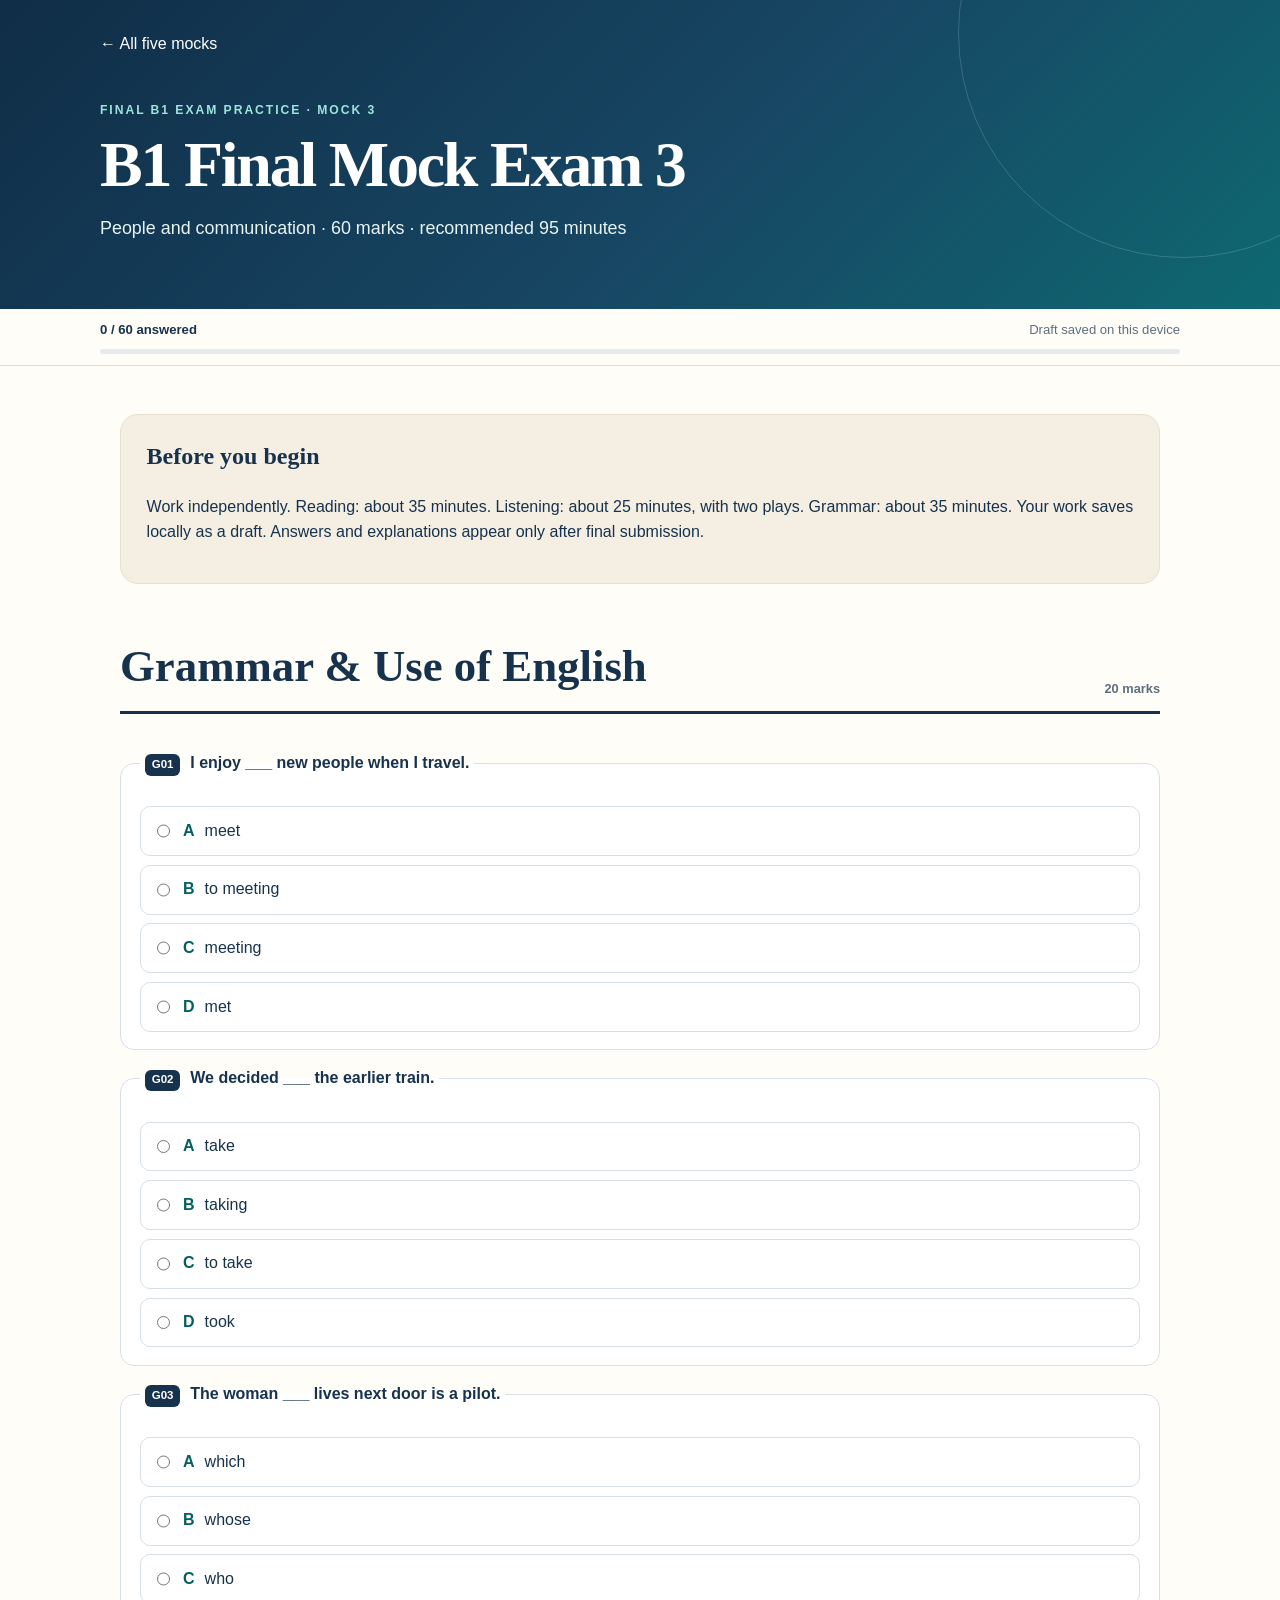
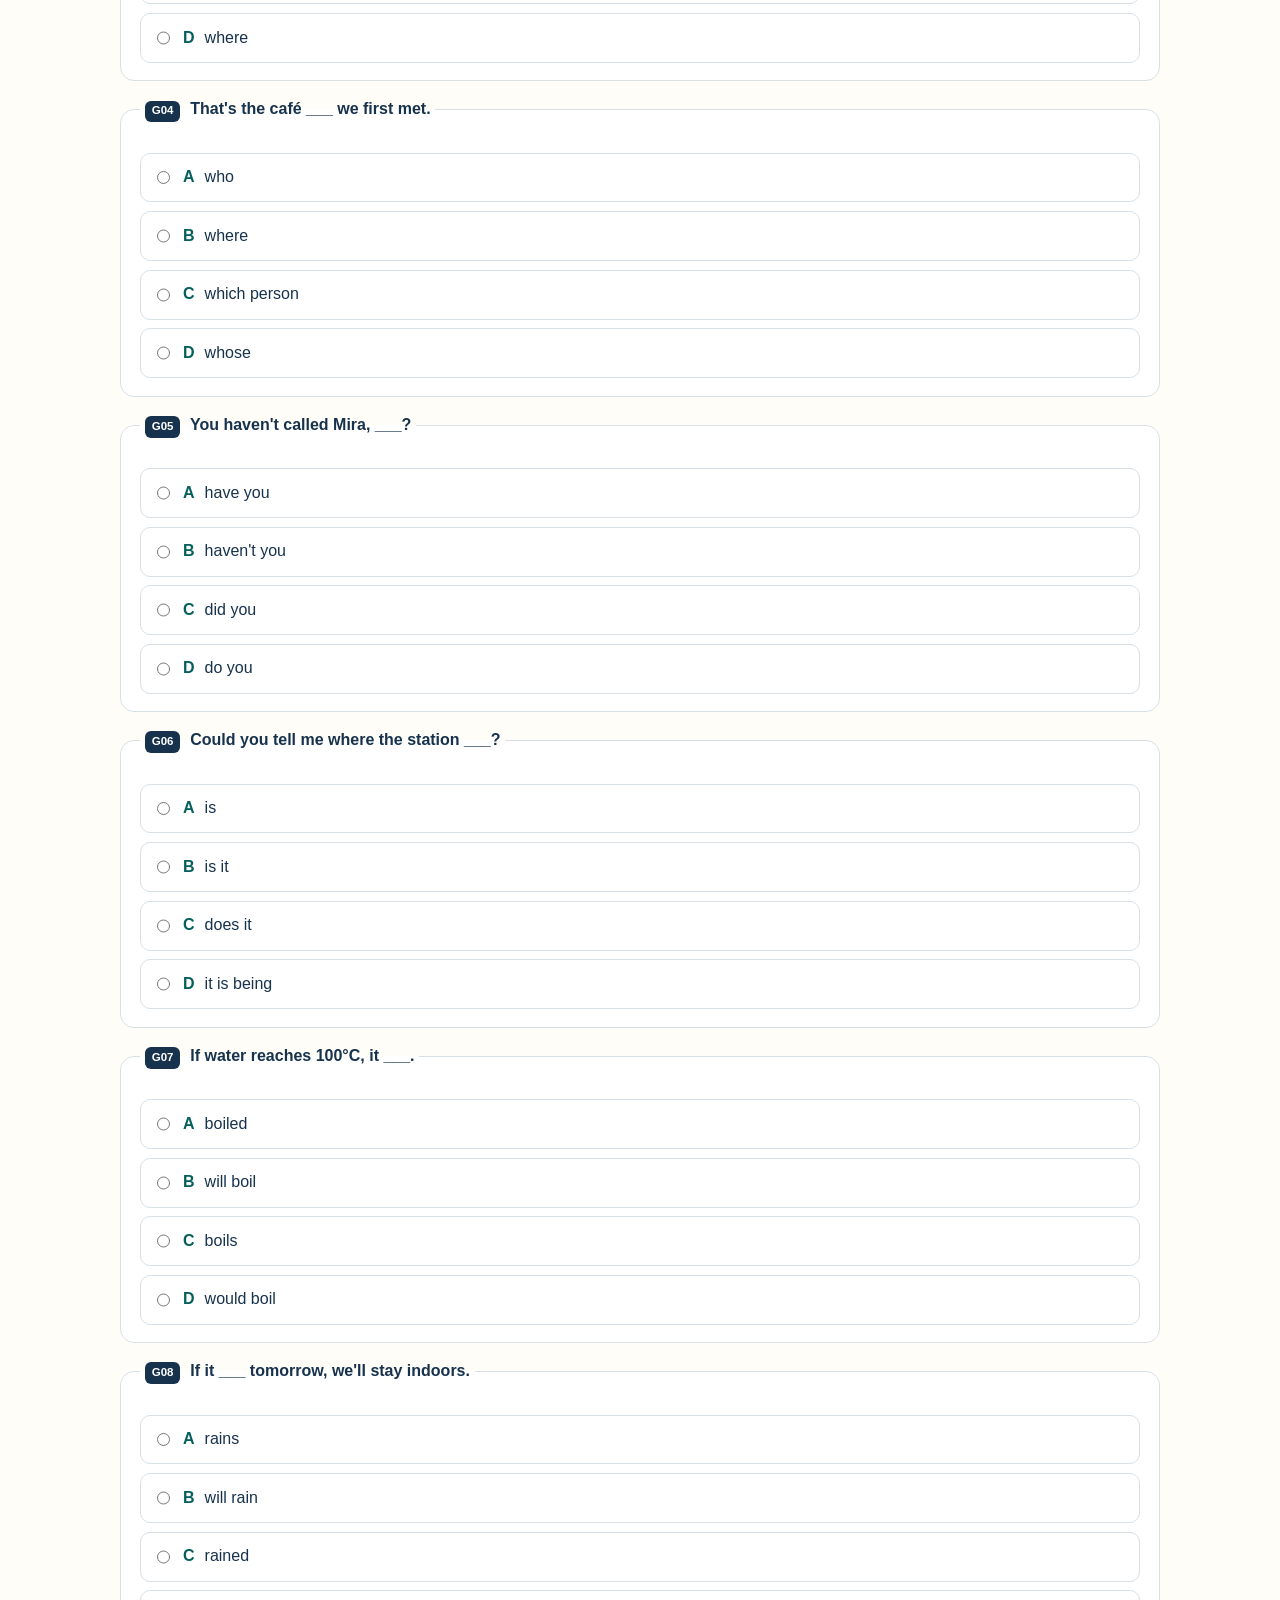
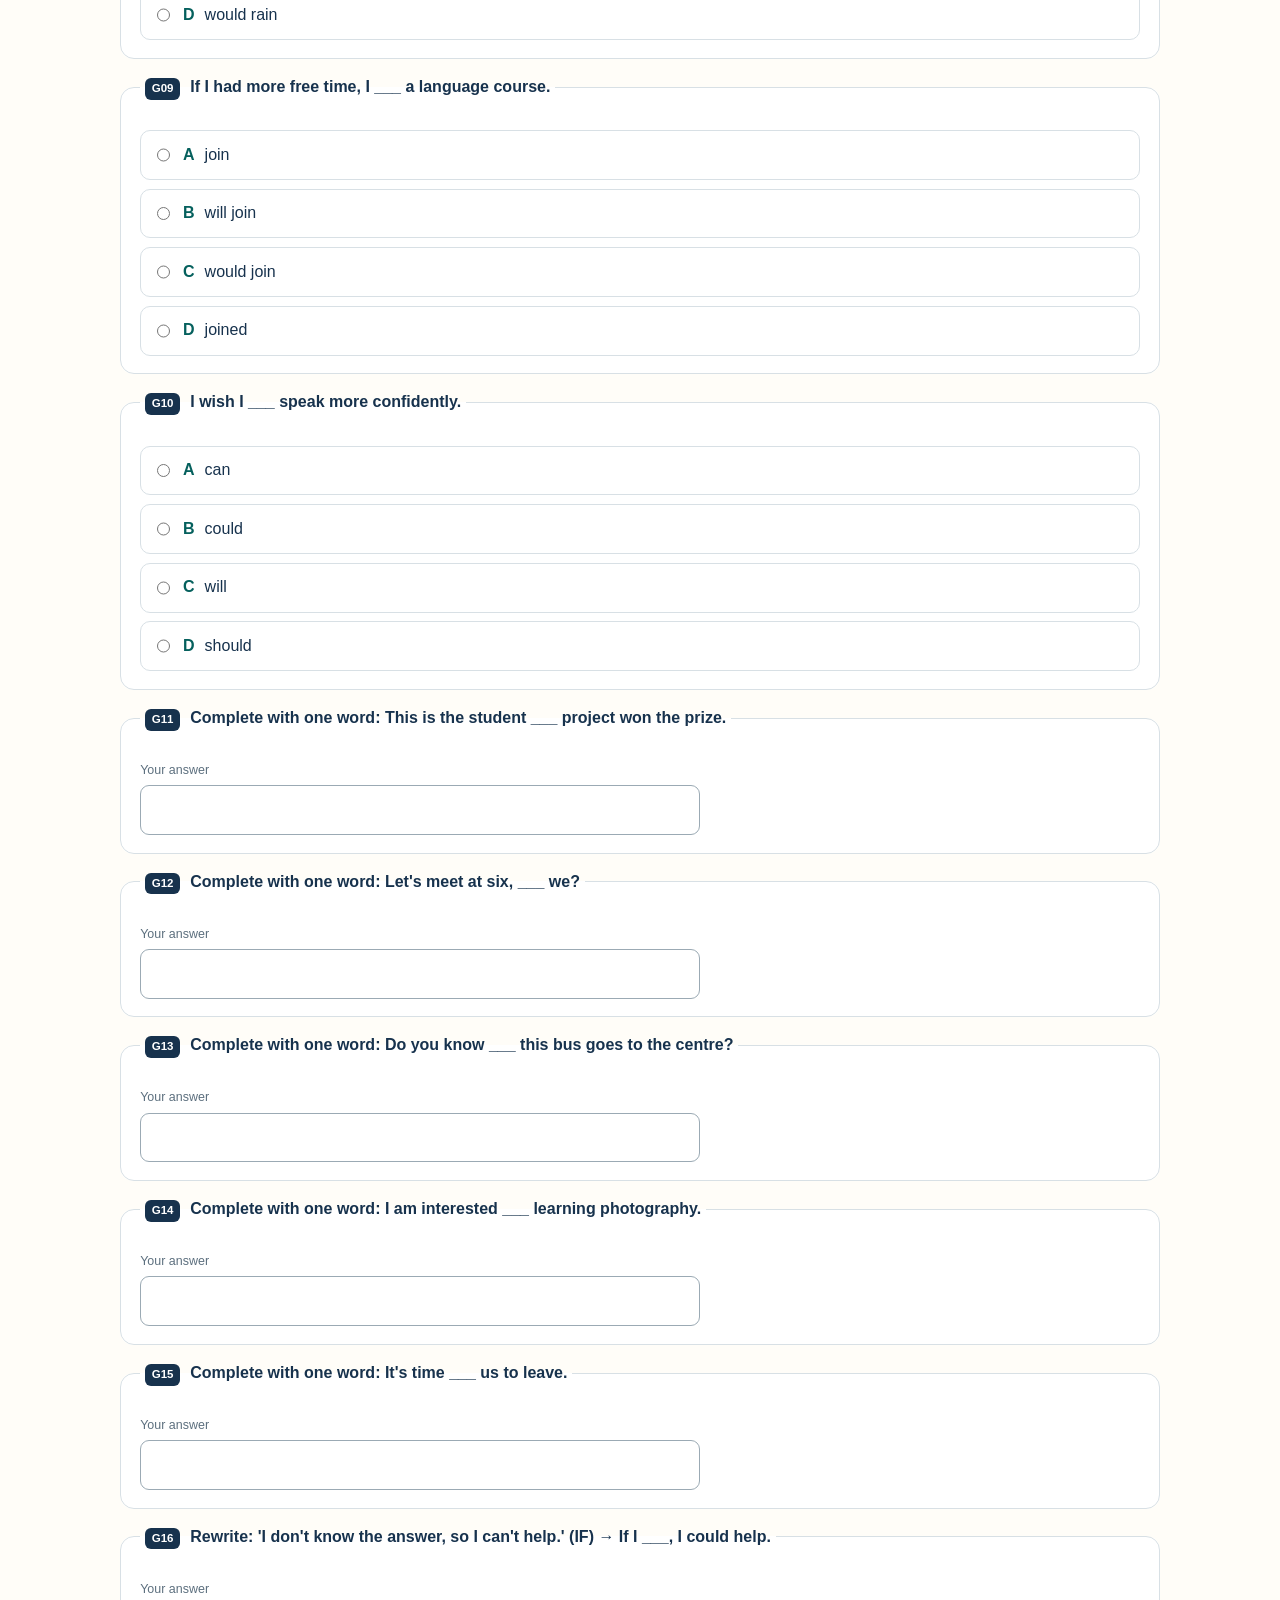
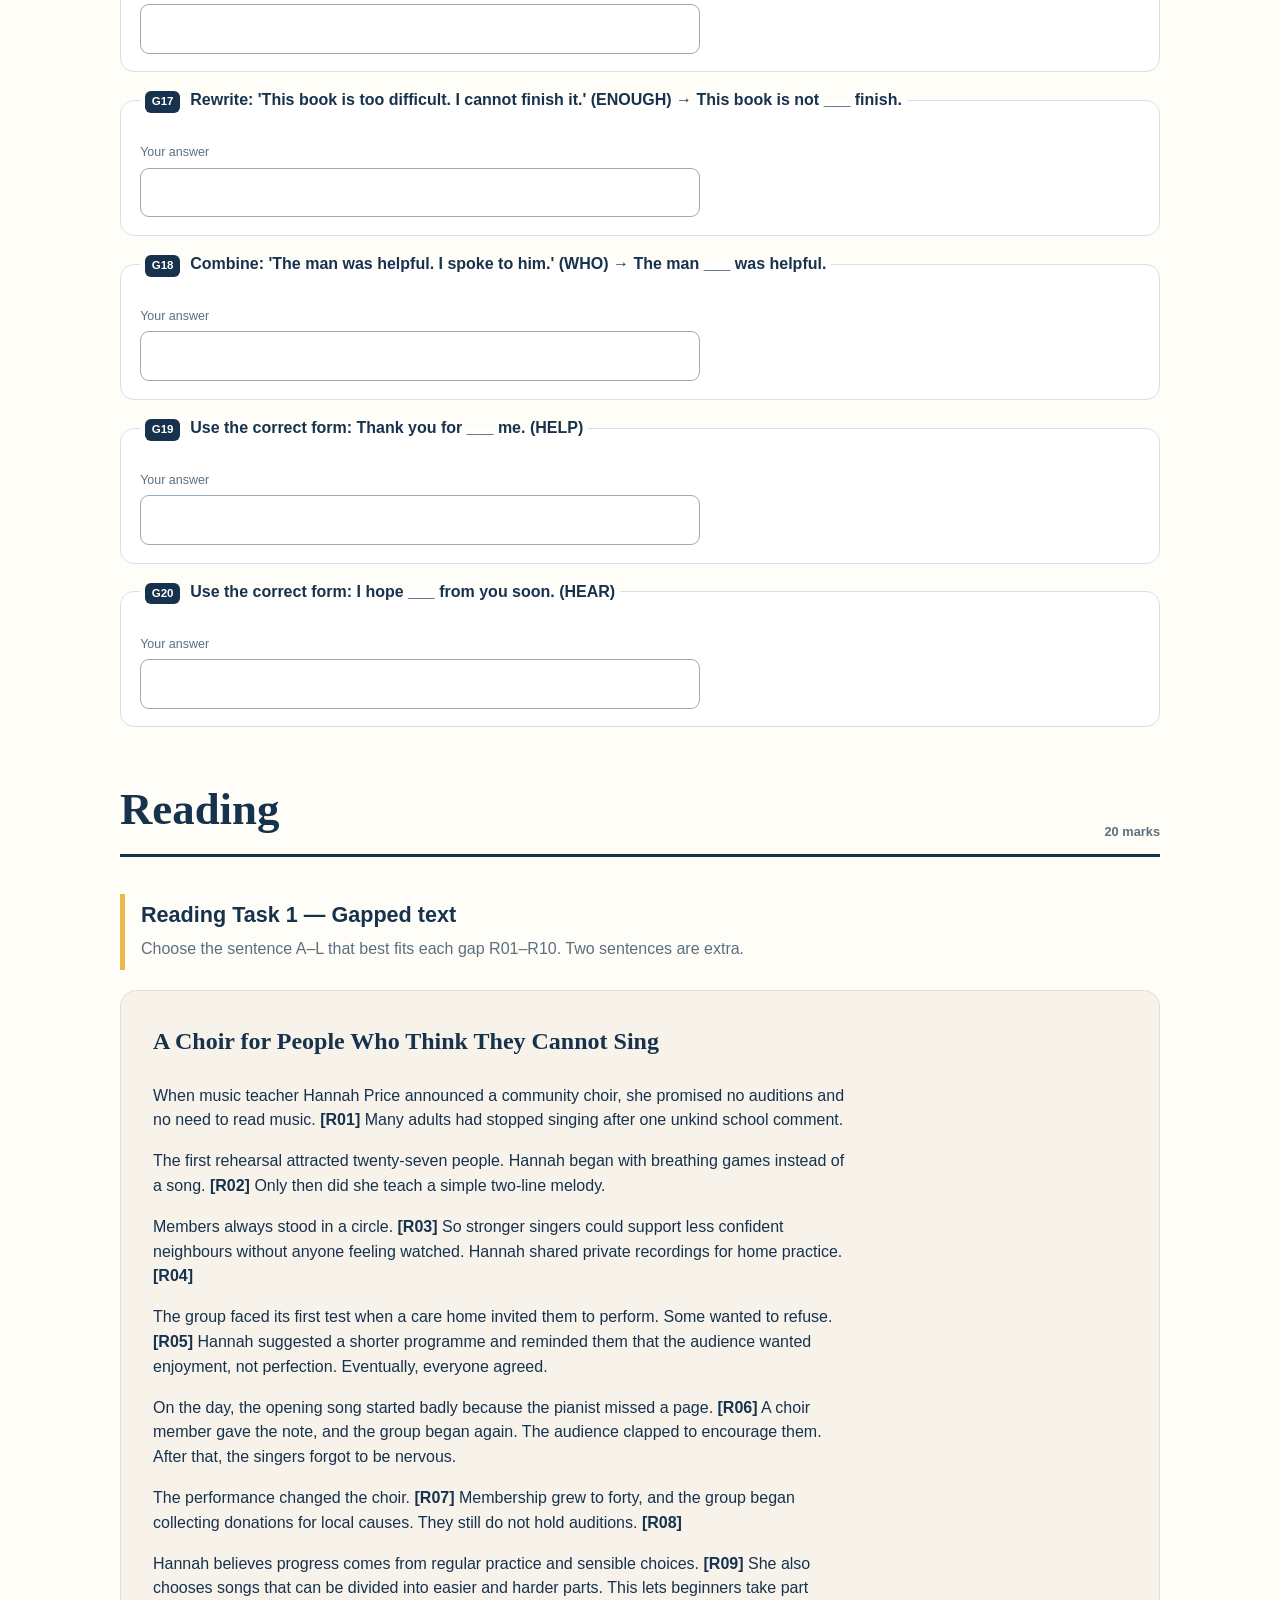
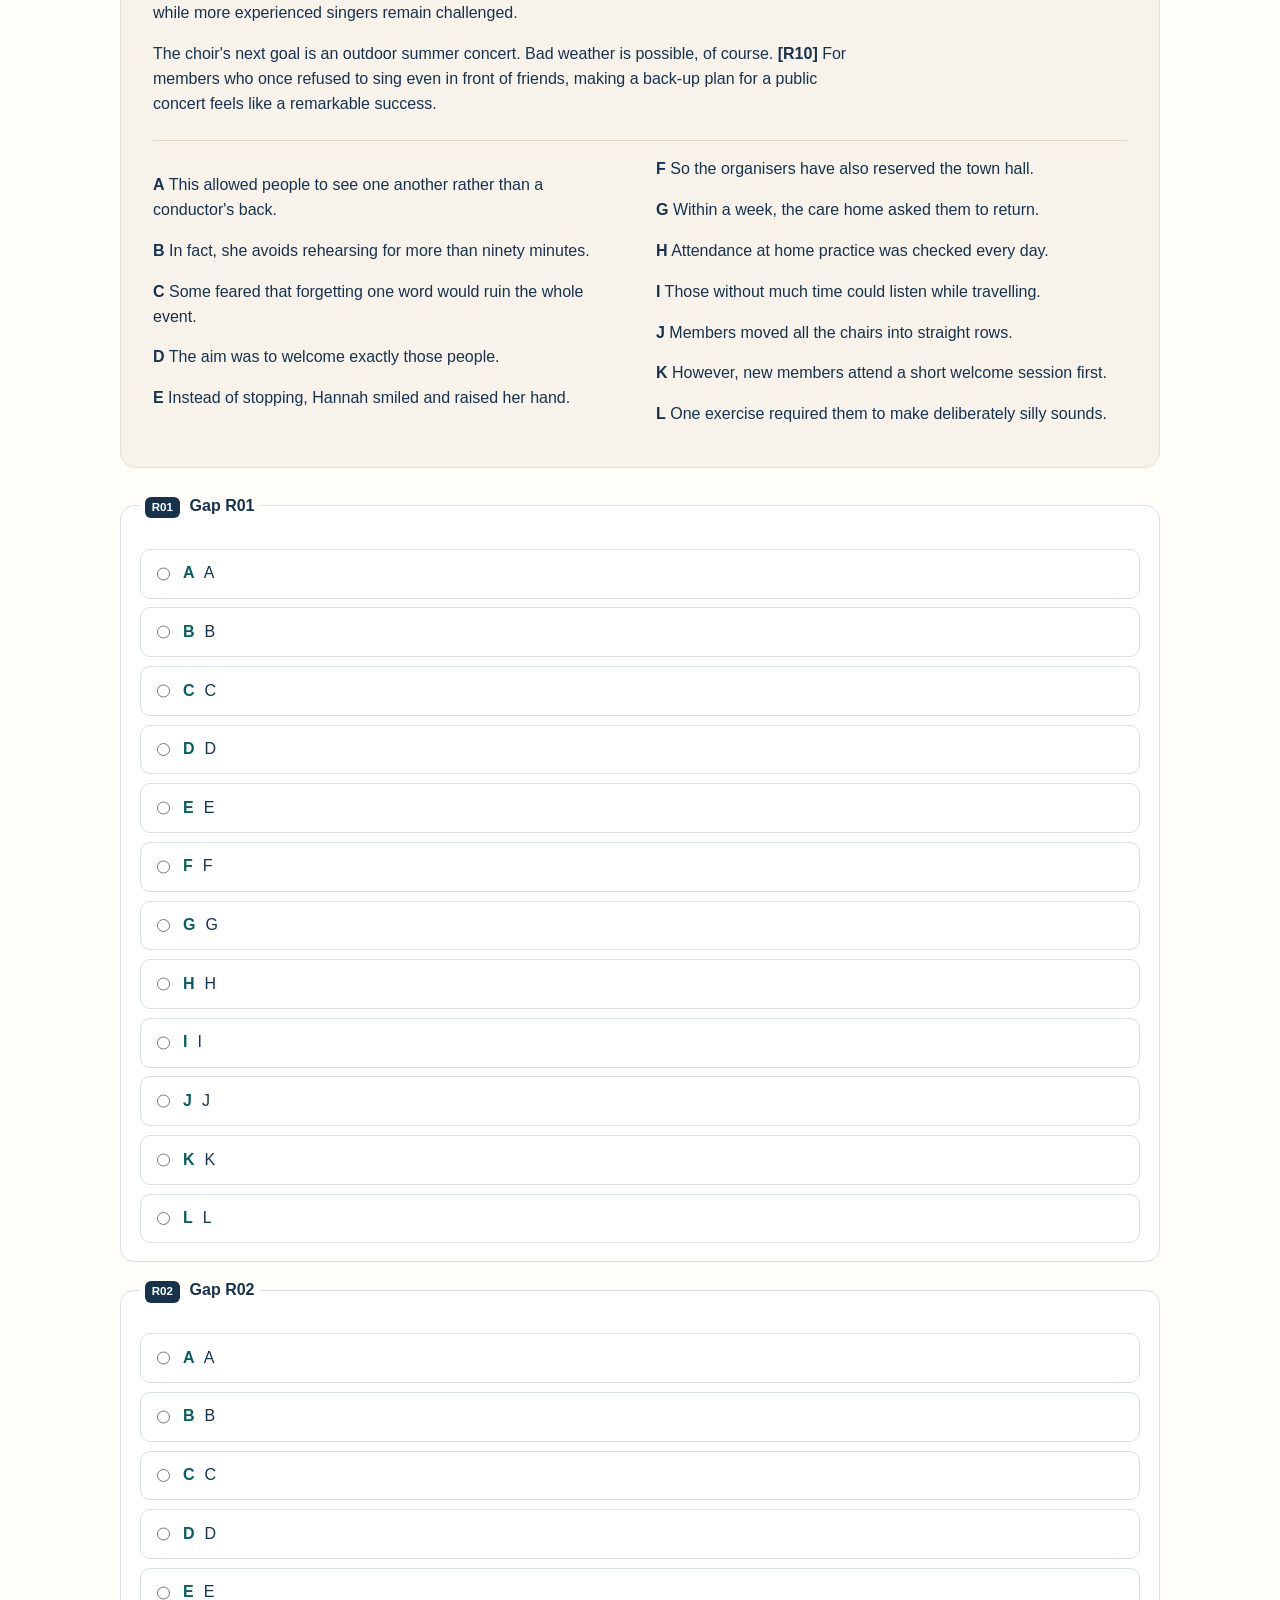
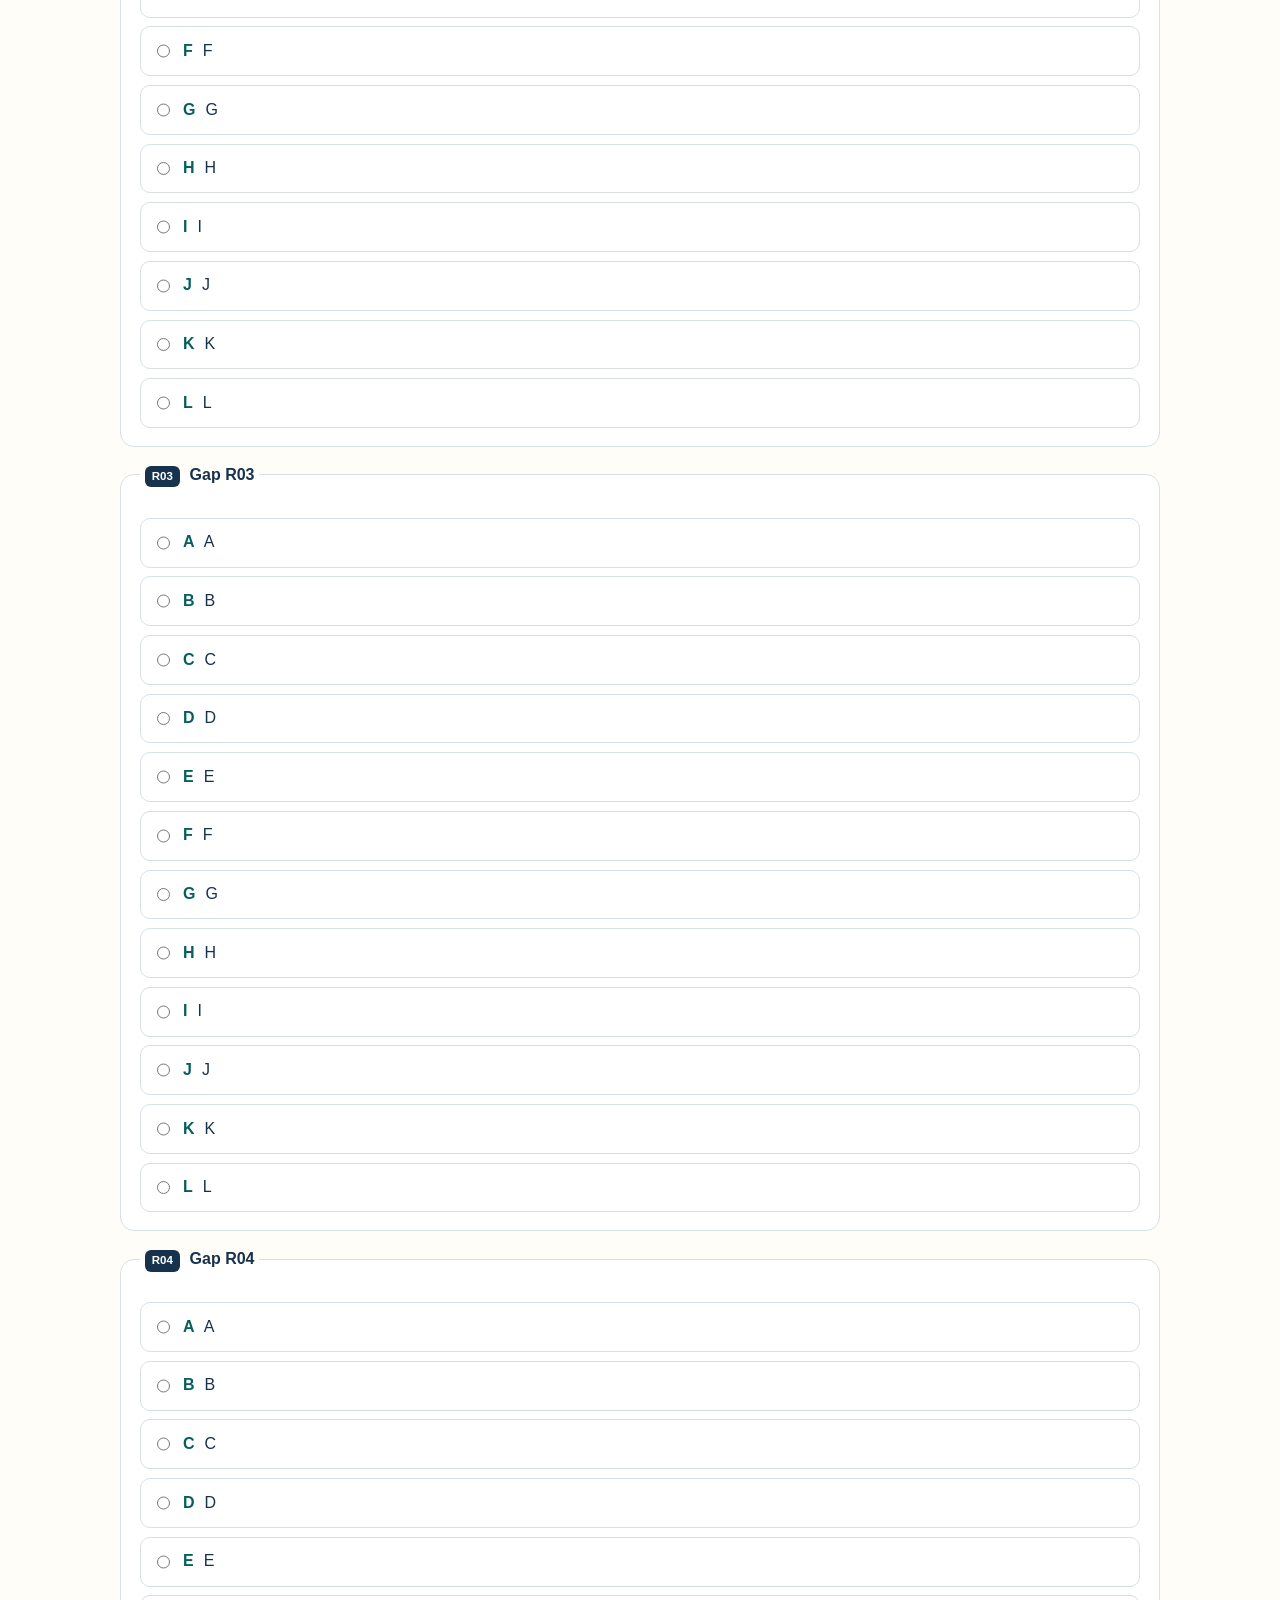
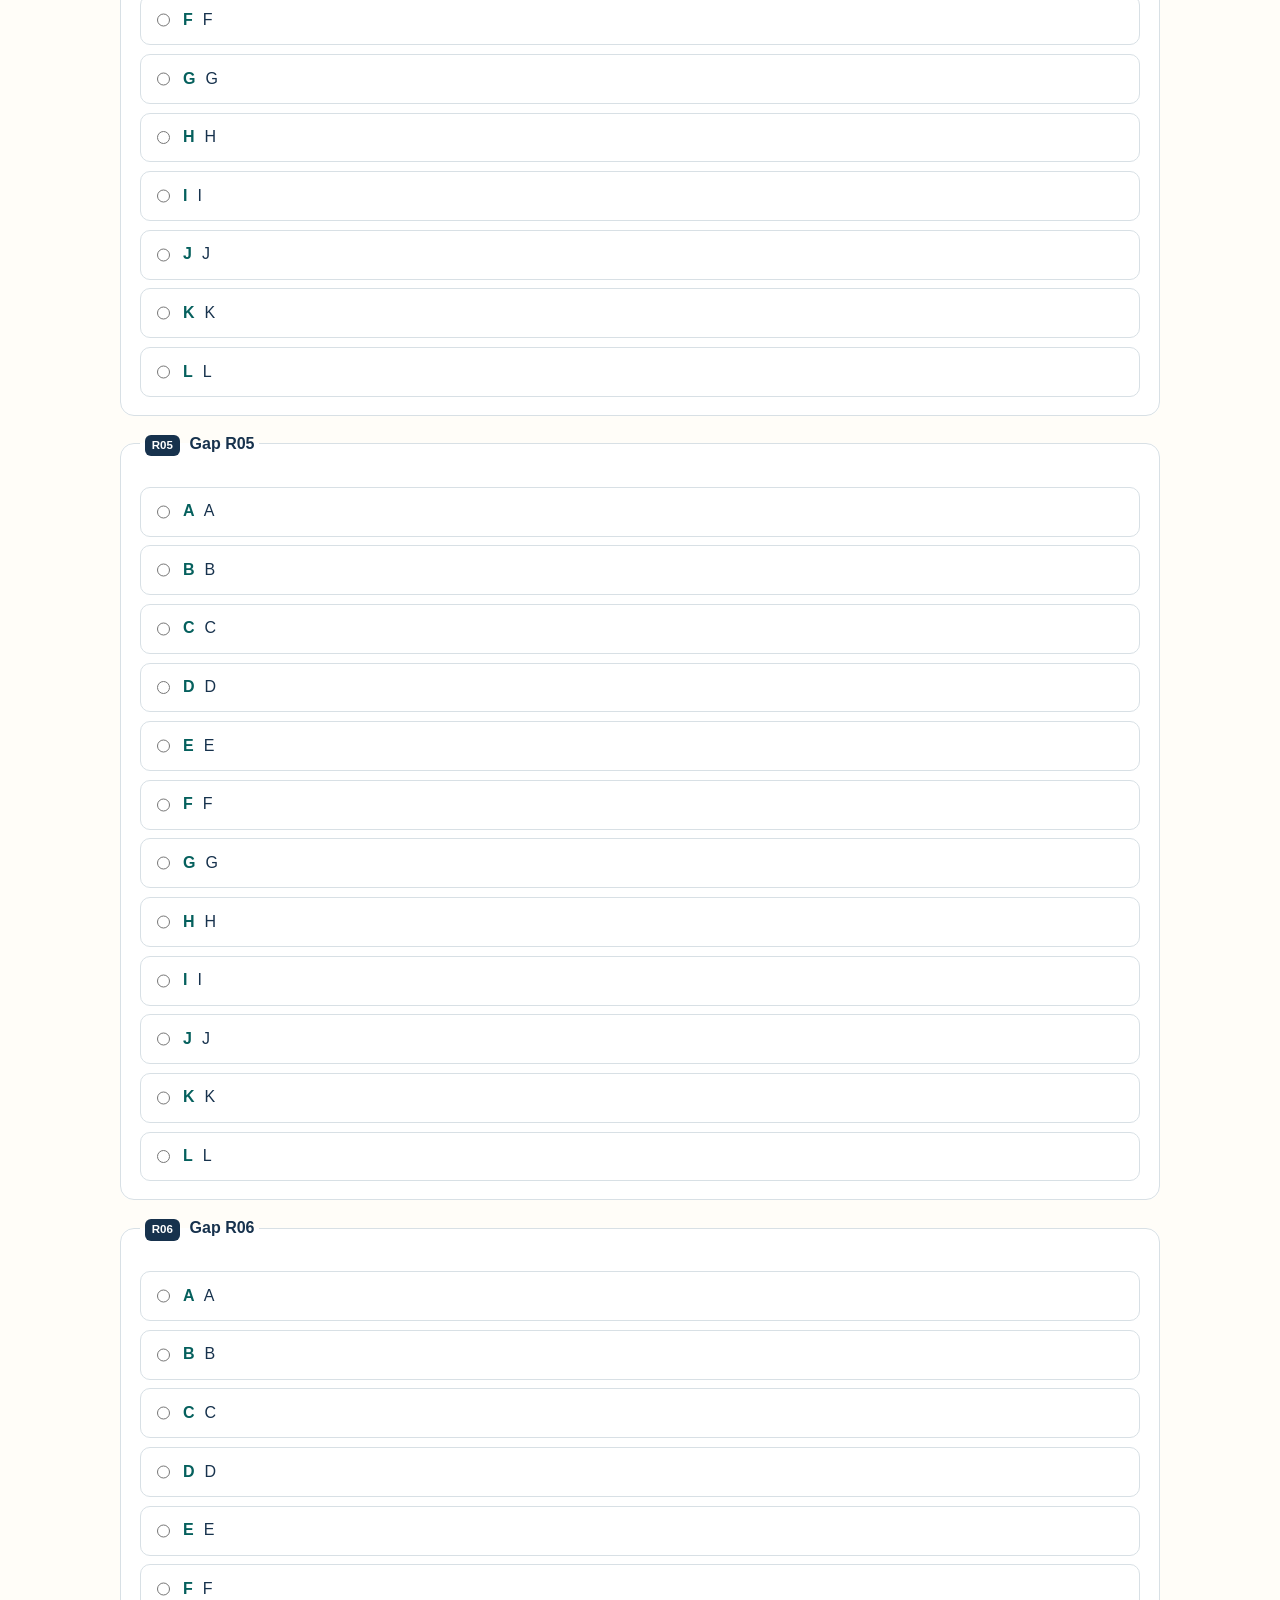
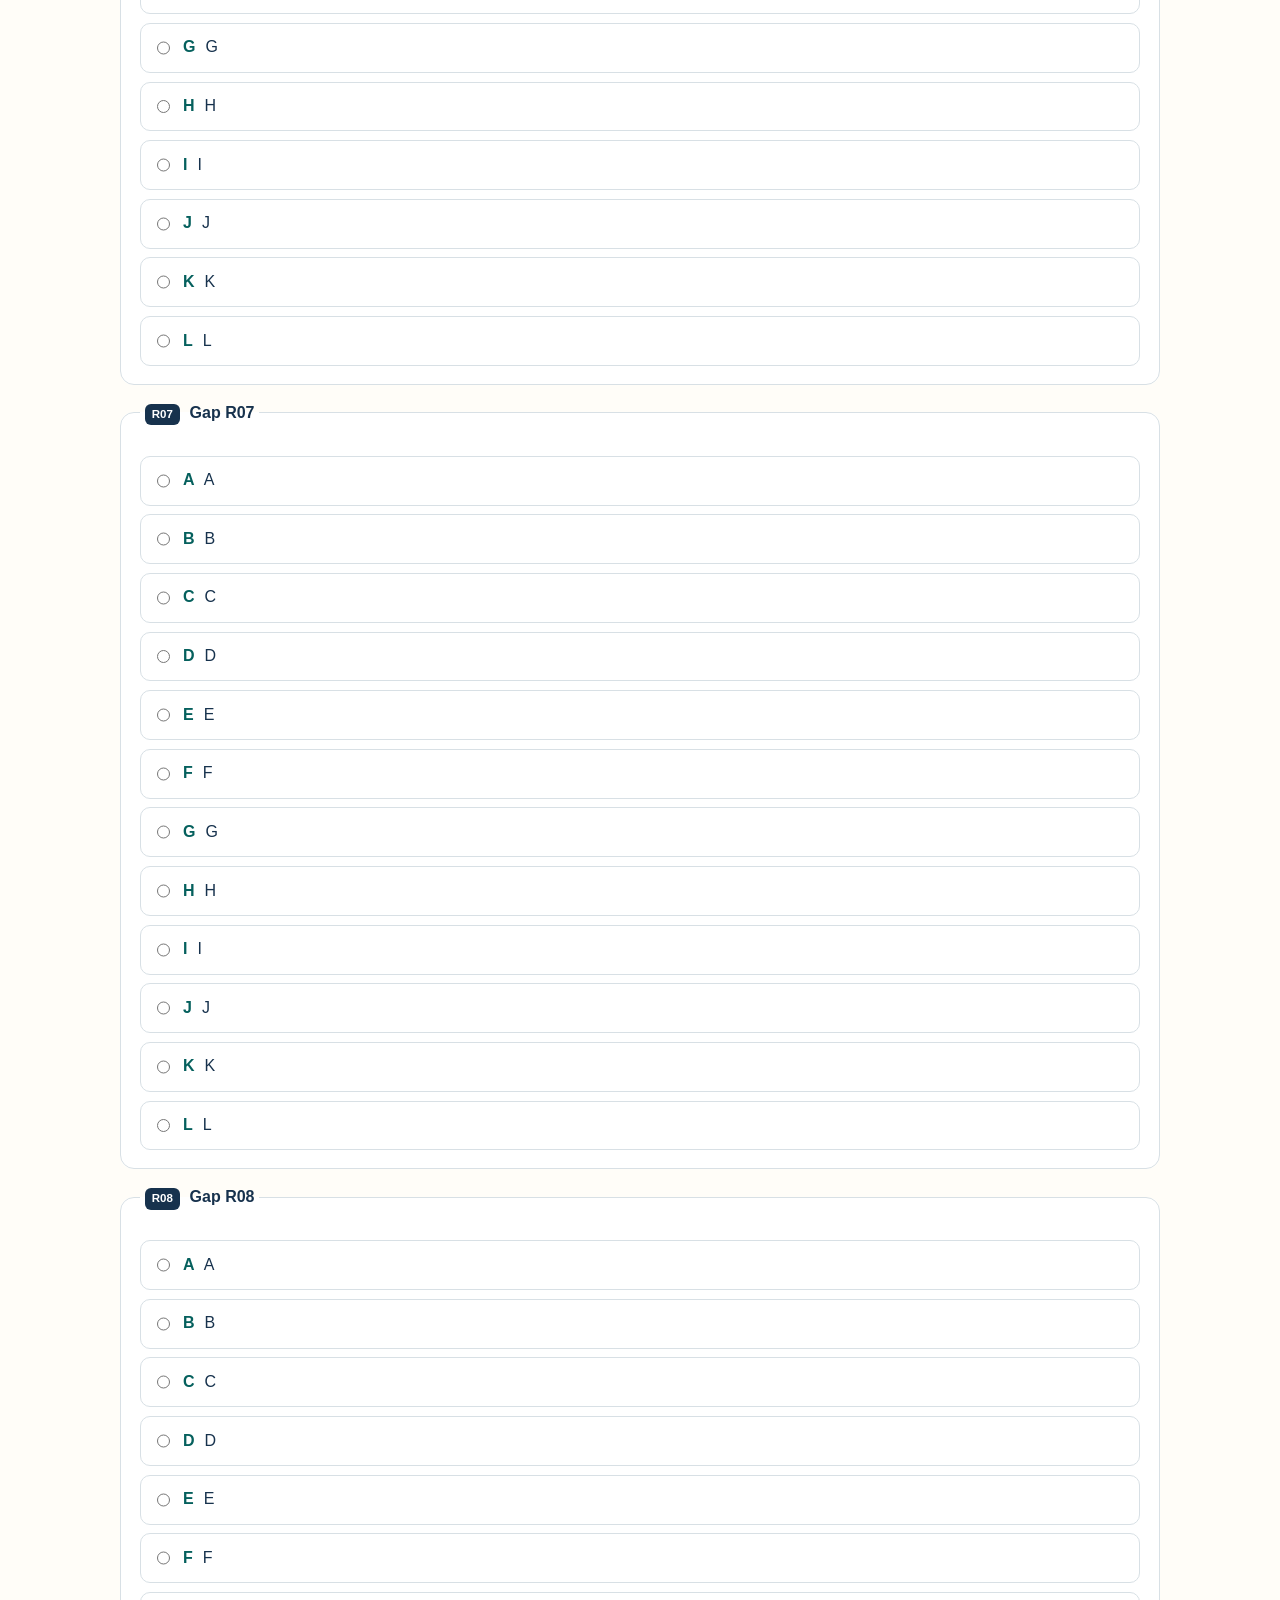
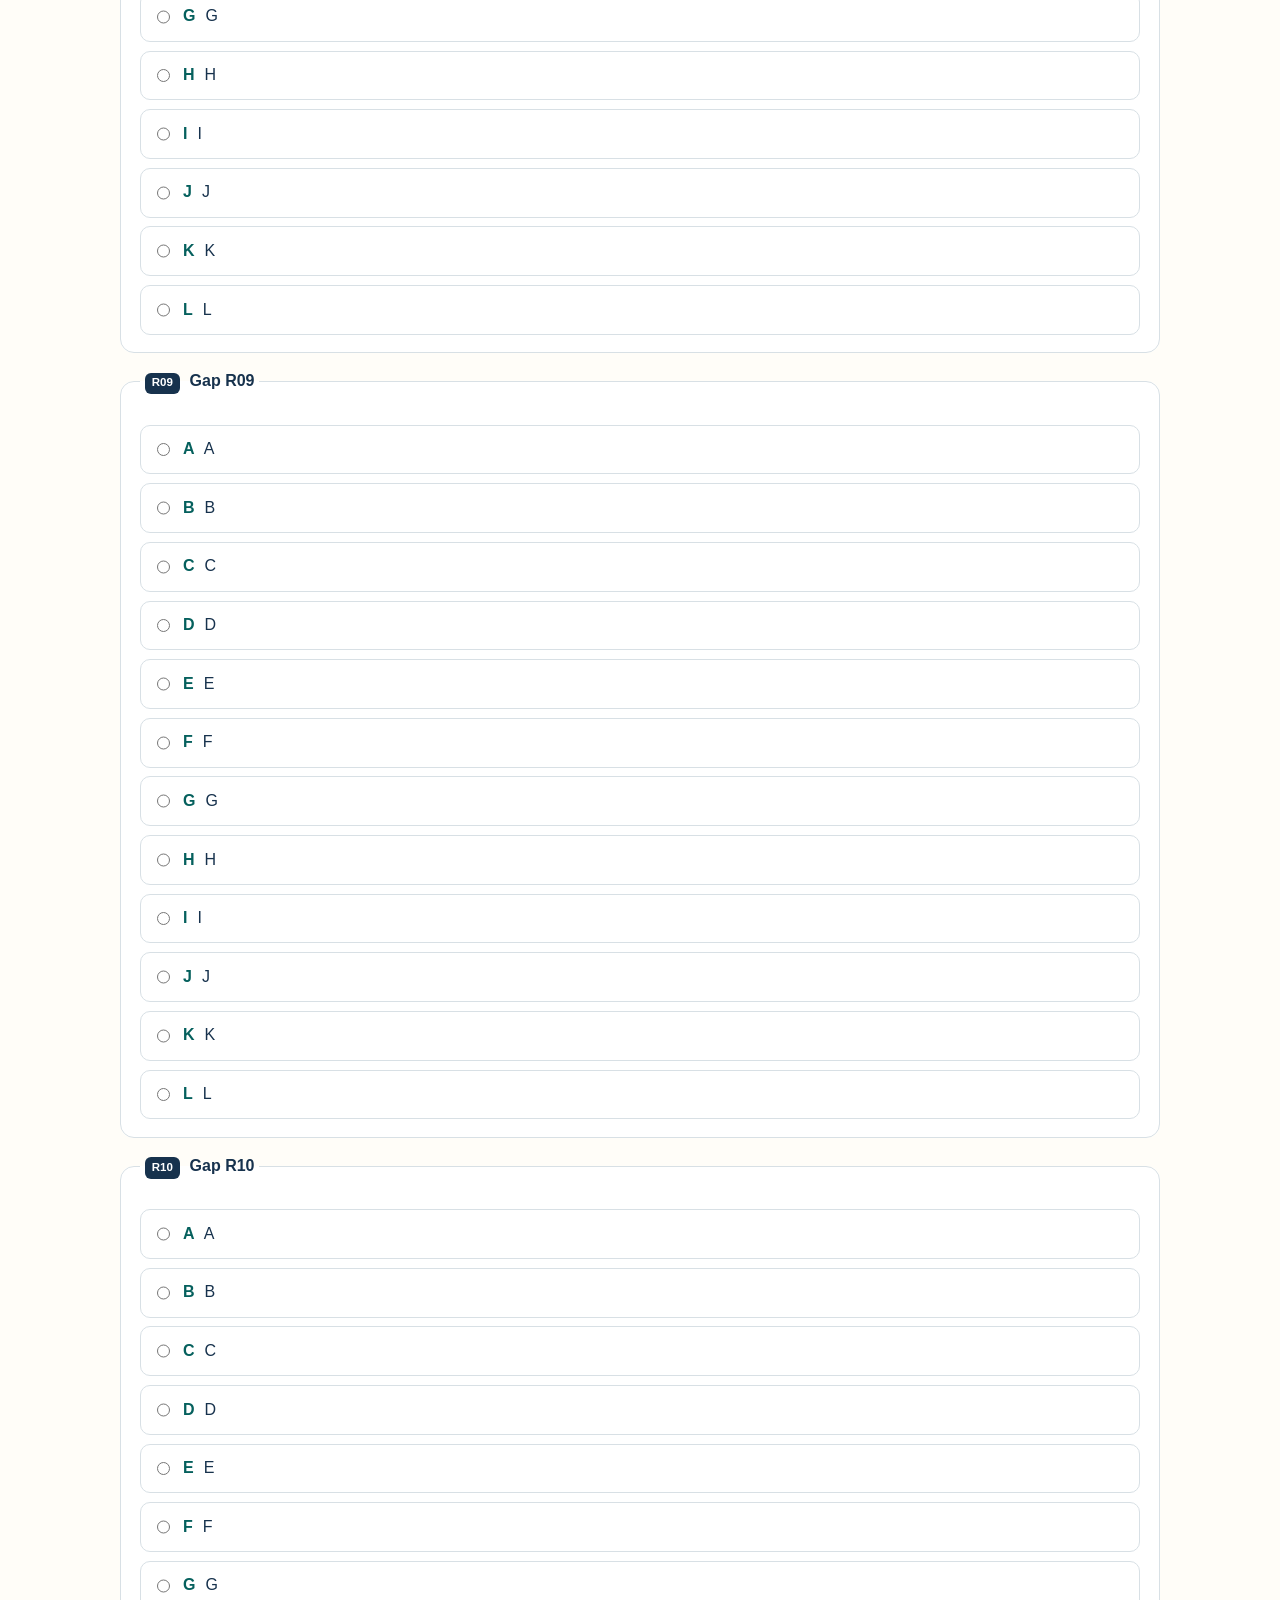
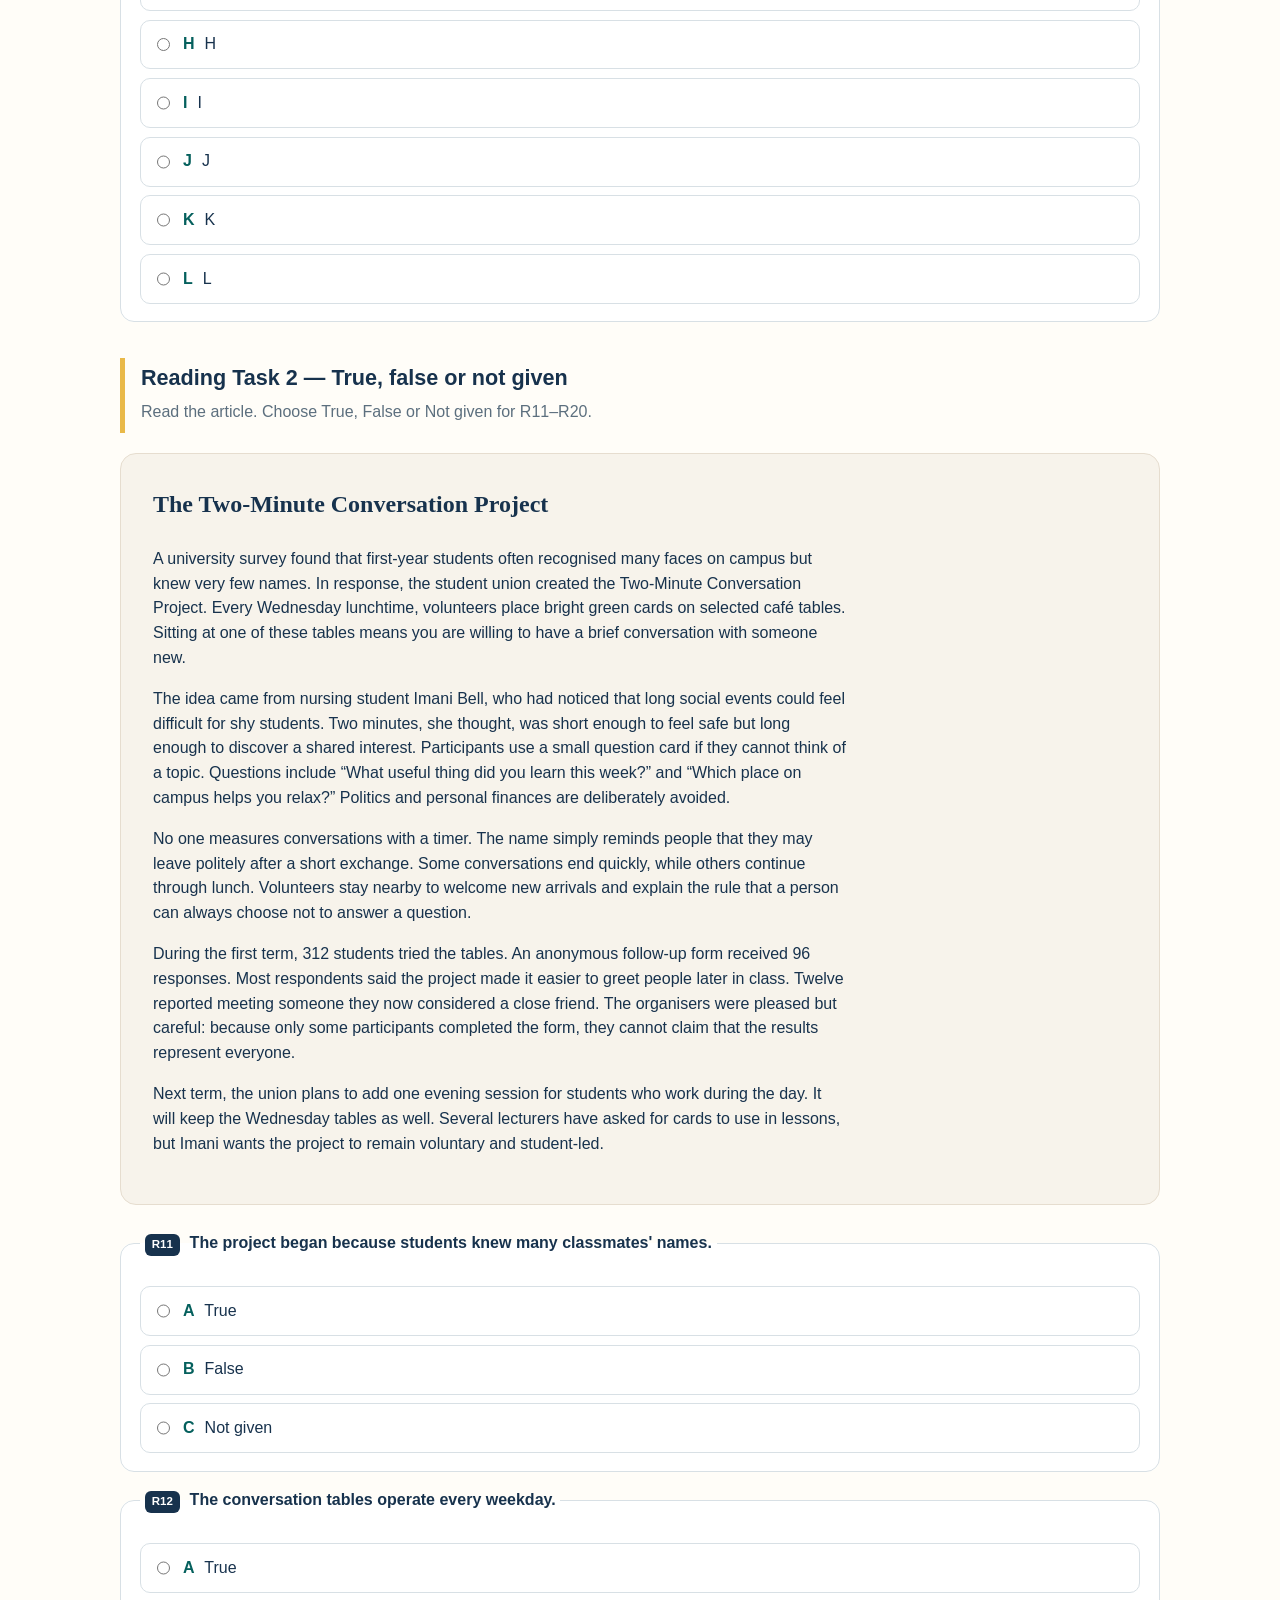
<file: final-mocks/mock-03/index.html>
<!doctype html>
<html lang="en"><head><meta charset="utf-8"><meta name="viewport" content="width=device-width,initial-scale=1">
<meta name="description" content="Original B1 mock exam 3 with grammar, reading and human-recorded listening."><title>B1 Final Mock Exam 3</title>
<link rel="stylesheet" href="../styles.css"></head>
<body><a class="skip-link" href="#exam">Skip to exam</a><header class="hero exam-hero"><a class="back" href="../">← All five mocks</a><p class="eyebrow">FINAL B1 EXAM PRACTICE · MOCK 3</p><h1>B1 Final Mock Exam 3</h1><p>People and communication · 60 marks · recommended 95 minutes</p></header>
  <div class="progressbar" aria-live="polite"><div><strong id="progress-count">0 / 60 answered</strong><span id="draft-state">Draft saved on this device</span></div><div class="bar"><span id="progress-fill"></span></div></div>
  <main id="exam"><section class="exam-note"><h2>Before you begin</h2><p>Work independently. Reading: about 35 minutes. Listening: about 25 minutes, with two plays. Grammar: about 35 minutes. Your work saves locally as a draft. Answers and explanations appear only after final submission.</p></section>
  <form id="exam-form" novalidate><section class="exam-section" data-section="Grammar"><h2>Grammar &amp; Use of English <span>20 marks</span></h2><fieldset class="question" data-question="G01"><legend><span>G01</span> I enjoy ___ new people when I travel.</legend><div class="choices"><label><input type="radio" name="G01" value="meet"><span><b>A</b> meet</span></label><label><input type="radio" name="G01" value="to meeting"><span><b>B</b> to meeting</span></label><label><input type="radio" name="G01" value="meeting"><span><b>C</b> meeting</span></label><label><input type="radio" name="G01" value="met"><span><b>D</b> met</span></label></div><div class="feedback" id="feedback-G01" hidden></div></fieldset><fieldset class="question" data-question="G02"><legend><span>G02</span> We decided ___ the earlier train.</legend><div class="choices"><label><input type="radio" name="G02" value="take"><span><b>A</b> take</span></label><label><input type="radio" name="G02" value="taking"><span><b>B</b> taking</span></label><label><input type="radio" name="G02" value="to take"><span><b>C</b> to take</span></label><label><input type="radio" name="G02" value="took"><span><b>D</b> took</span></label></div><div class="feedback" id="feedback-G02" hidden></div></fieldset><fieldset class="question" data-question="G03"><legend><span>G03</span> The woman ___ lives next door is a pilot.</legend><div class="choices"><label><input type="radio" name="G03" value="which"><span><b>A</b> which</span></label><label><input type="radio" name="G03" value="whose"><span><b>B</b> whose</span></label><label><input type="radio" name="G03" value="who"><span><b>C</b> who</span></label><label><input type="radio" name="G03" value="where"><span><b>D</b> where</span></label></div><div class="feedback" id="feedback-G03" hidden></div></fieldset><fieldset class="question" data-question="G04"><legend><span>G04</span> That&#39;s the café ___ we first met.</legend><div class="choices"><label><input type="radio" name="G04" value="who"><span><b>A</b> who</span></label><label><input type="radio" name="G04" value="where"><span><b>B</b> where</span></label><label><input type="radio" name="G04" value="which person"><span><b>C</b> which person</span></label><label><input type="radio" name="G04" value="whose"><span><b>D</b> whose</span></label></div><div class="feedback" id="feedback-G04" hidden></div></fieldset><fieldset class="question" data-question="G05"><legend><span>G05</span> You haven&#39;t called Mira, ___?</legend><div class="choices"><label><input type="radio" name="G05" value="have you"><span><b>A</b> have you</span></label><label><input type="radio" name="G05" value="haven&#39;t you"><span><b>B</b> haven&#39;t you</span></label><label><input type="radio" name="G05" value="did you"><span><b>C</b> did you</span></label><label><input type="radio" name="G05" value="do you"><span><b>D</b> do you</span></label></div><div class="feedback" id="feedback-G05" hidden></div></fieldset><fieldset class="question" data-question="G06"><legend><span>G06</span> Could you tell me where the station ___?</legend><div class="choices"><label><input type="radio" name="G06" value="is"><span><b>A</b> is</span></label><label><input type="radio" name="G06" value="is it"><span><b>B</b> is it</span></label><label><input type="radio" name="G06" value="does it"><span><b>C</b> does it</span></label><label><input type="radio" name="G06" value="it is being"><span><b>D</b> it is being</span></label></div><div class="feedback" id="feedback-G06" hidden></div></fieldset><fieldset class="question" data-question="G07"><legend><span>G07</span> If water reaches 100°C, it ___.</legend><div class="choices"><label><input type="radio" name="G07" value="boiled"><span><b>A</b> boiled</span></label><label><input type="radio" name="G07" value="will boil"><span><b>B</b> will boil</span></label><label><input type="radio" name="G07" value="boils"><span><b>C</b> boils</span></label><label><input type="radio" name="G07" value="would boil"><span><b>D</b> would boil</span></label></div><div class="feedback" id="feedback-G07" hidden></div></fieldset><fieldset class="question" data-question="G08"><legend><span>G08</span> If it ___ tomorrow, we&#39;ll stay indoors.</legend><div class="choices"><label><input type="radio" name="G08" value="rains"><span><b>A</b> rains</span></label><label><input type="radio" name="G08" value="will rain"><span><b>B</b> will rain</span></label><label><input type="radio" name="G08" value="rained"><span><b>C</b> rained</span></label><label><input type="radio" name="G08" value="would rain"><span><b>D</b> would rain</span></label></div><div class="feedback" id="feedback-G08" hidden></div></fieldset><fieldset class="question" data-question="G09"><legend><span>G09</span> If I had more free time, I ___ a language course.</legend><div class="choices"><label><input type="radio" name="G09" value="join"><span><b>A</b> join</span></label><label><input type="radio" name="G09" value="will join"><span><b>B</b> will join</span></label><label><input type="radio" name="G09" value="would join"><span><b>C</b> would join</span></label><label><input type="radio" name="G09" value="joined"><span><b>D</b> joined</span></label></div><div class="feedback" id="feedback-G09" hidden></div></fieldset><fieldset class="question" data-question="G10"><legend><span>G10</span> I wish I ___ speak more confidently.</legend><div class="choices"><label><input type="radio" name="G10" value="can"><span><b>A</b> can</span></label><label><input type="radio" name="G10" value="could"><span><b>B</b> could</span></label><label><input type="radio" name="G10" value="will"><span><b>C</b> will</span></label><label><input type="radio" name="G10" value="should"><span><b>D</b> should</span></label></div><div class="feedback" id="feedback-G10" hidden></div></fieldset><fieldset class="question" data-question="G11"><legend><span>G11</span> Complete with one word: This is the student ___ project won the prize.</legend><label class="short-answer"><span>Your answer</span><input type="text" name="G11" maxlength="100" autocomplete="off" spellcheck="false"></label><div class="feedback" id="feedback-G11" hidden></div></fieldset><fieldset class="question" data-question="G12"><legend><span>G12</span> Complete with one word: Let&#39;s meet at six, ___ we?</legend><label class="short-answer"><span>Your answer</span><input type="text" name="G12" maxlength="100" autocomplete="off" spellcheck="false"></label><div class="feedback" id="feedback-G12" hidden></div></fieldset><fieldset class="question" data-question="G13"><legend><span>G13</span> Complete with one word: Do you know ___ this bus goes to the centre?</legend><label class="short-answer"><span>Your answer</span><input type="text" name="G13" maxlength="100" autocomplete="off" spellcheck="false"></label><div class="feedback" id="feedback-G13" hidden></div></fieldset><fieldset class="question" data-question="G14"><legend><span>G14</span> Complete with one word: I am interested ___ learning photography.</legend><label class="short-answer"><span>Your answer</span><input type="text" name="G14" maxlength="100" autocomplete="off" spellcheck="false"></label><div class="feedback" id="feedback-G14" hidden></div></fieldset><fieldset class="question" data-question="G15"><legend><span>G15</span> Complete with one word: It&#39;s time ___ us to leave.</legend><label class="short-answer"><span>Your answer</span><input type="text" name="G15" maxlength="100" autocomplete="off" spellcheck="false"></label><div class="feedback" id="feedback-G15" hidden></div></fieldset><fieldset class="question" data-question="G16"><legend><span>G16</span> Rewrite: &#39;I don&#39;t know the answer, so I can&#39;t help.&#39; (IF) → If I ___, I could help.</legend><label class="short-answer"><span>Your answer</span><input type="text" name="G16" maxlength="100" autocomplete="off" spellcheck="false"></label><div class="feedback" id="feedback-G16" hidden></div></fieldset><fieldset class="question" data-question="G17"><legend><span>G17</span> Rewrite: &#39;This book is too difficult. I cannot finish it.&#39; (ENOUGH) → This book is not ___ finish.</legend><label class="short-answer"><span>Your answer</span><input type="text" name="G17" maxlength="100" autocomplete="off" spellcheck="false"></label><div class="feedback" id="feedback-G17" hidden></div></fieldset><fieldset class="question" data-question="G18"><legend><span>G18</span> Combine: &#39;The man was helpful. I spoke to him.&#39; (WHO) → The man ___ was helpful.</legend><label class="short-answer"><span>Your answer</span><input type="text" name="G18" maxlength="100" autocomplete="off" spellcheck="false"></label><div class="feedback" id="feedback-G18" hidden></div></fieldset><fieldset class="question" data-question="G19"><legend><span>G19</span> Use the correct form: Thank you for ___ me. (HELP)</legend><label class="short-answer"><span>Your answer</span><input type="text" name="G19" maxlength="100" autocomplete="off" spellcheck="false"></label><div class="feedback" id="feedback-G19" hidden></div></fieldset><fieldset class="question" data-question="G20"><legend><span>G20</span> Use the correct form: I hope ___ from you soon. (HEAR)</legend><label class="short-answer"><span>Your answer</span><input type="text" name="G20" maxlength="100" autocomplete="off" spellcheck="false"></label><div class="feedback" id="feedback-G20" hidden></div></fieldset></section><section class="exam-section" data-section="Reading"><h2>Reading <span>20 marks</span></h2><article class="task"><header><h3>Reading Task 1 — Gapped text</h3><p>Choose the sentence A–L that best fits each gap R01–R10. Two sentences are extra.</p></header><div class="passage"><h3>A Choir for People Who Think They Cannot Sing</h3>
      <p>When music teacher Hannah Price announced a community choir, she promised no auditions and no need to read music. <strong>[R01]</strong> Many adults had stopped singing after one unkind school comment.</p>
      <p>The first rehearsal attracted twenty-seven people. Hannah began with breathing games instead of a song. <strong>[R02]</strong> Only then did she teach a simple two-line melody.</p>
      <p>Members always stood in a circle. <strong>[R03]</strong> So stronger singers could support less confident neighbours without anyone feeling watched. Hannah shared private recordings for home practice. <strong>[R04]</strong></p>
      <p>The group faced its first test when a care home invited them to perform. Some wanted to refuse. <strong>[R05]</strong> Hannah suggested a shorter programme and reminded them that the audience wanted enjoyment, not perfection. Eventually, everyone agreed.</p>
      <p>On the day, the opening song started badly because the pianist missed a page. <strong>[R06]</strong> A choir member gave the note, and the group began again. The audience clapped to encourage them. After that, the singers forgot to be nervous.</p>
      <p>The performance changed the choir. <strong>[R07]</strong> Membership grew to forty, and the group began collecting donations for local causes. They still do not hold auditions. <strong>[R08]</strong></p>
      <p>Hannah believes progress comes from regular practice and sensible choices. <strong>[R09]</strong> She also chooses songs that can be divided into easier and harder parts. This lets beginners take part while more experienced singers remain challenged.</p>
      <p>The choir's next goal is an outdoor summer concert. Bad weather is possible, of course. <strong>[R10]</strong> For members who once refused to sing even in front of friends, making a back-up plan for a public concert feels like a remarkable success.</p>
      <div class="option-bank"><p><strong>A</strong> This allowed people to see one another rather than a conductor's back.</p><p><strong>B</strong> In fact, she avoids rehearsing for more than ninety minutes.</p><p><strong>C</strong> Some feared that forgetting one word would ruin the whole event.</p><p><strong>D</strong> The aim was to welcome exactly those people.</p><p><strong>E</strong> Instead of stopping, Hannah smiled and raised her hand.</p><p><strong>F</strong> So the organisers have also reserved the town hall.</p><p><strong>G</strong> Within a week, the care home asked them to return.</p><p><strong>H</strong> Attendance at home practice was checked every day.</p><p><strong>I</strong> Those without much time could listen while travelling.</p><p><strong>J</strong> Members moved all the chairs into straight rows.</p><p><strong>K</strong> However, new members attend a short welcome session first.</p><p><strong>L</strong> One exercise required them to make deliberately silly sounds.</p></div></div><fieldset class="question" data-question="R01"><legend><span>R01</span> Gap R01</legend><div class="choices"><label><input type="radio" name="R01" value="A"><span><b>A</b> A</span></label><label><input type="radio" name="R01" value="B"><span><b>B</b> B</span></label><label><input type="radio" name="R01" value="C"><span><b>C</b> C</span></label><label><input type="radio" name="R01" value="D"><span><b>D</b> D</span></label><label><input type="radio" name="R01" value="E"><span><b>E</b> E</span></label><label><input type="radio" name="R01" value="F"><span><b>F</b> F</span></label><label><input type="radio" name="R01" value="G"><span><b>G</b> G</span></label><label><input type="radio" name="R01" value="H"><span><b>H</b> H</span></label><label><input type="radio" name="R01" value="I"><span><b>I</b> I</span></label><label><input type="radio" name="R01" value="J"><span><b>J</b> J</span></label><label><input type="radio" name="R01" value="K"><span><b>K</b> K</span></label><label><input type="radio" name="R01" value="L"><span><b>L</b> L</span></label></div><div class="feedback" id="feedback-R01" hidden></div></fieldset><fieldset class="question" data-question="R02"><legend><span>R02</span> Gap R02</legend><div class="choices"><label><input type="radio" name="R02" value="A"><span><b>A</b> A</span></label><label><input type="radio" name="R02" value="B"><span><b>B</b> B</span></label><label><input type="radio" name="R02" value="C"><span><b>C</b> C</span></label><label><input type="radio" name="R02" value="D"><span><b>D</b> D</span></label><label><input type="radio" name="R02" value="E"><span><b>E</b> E</span></label><label><input type="radio" name="R02" value="F"><span><b>F</b> F</span></label><label><input type="radio" name="R02" value="G"><span><b>G</b> G</span></label><label><input type="radio" name="R02" value="H"><span><b>H</b> H</span></label><label><input type="radio" name="R02" value="I"><span><b>I</b> I</span></label><label><input type="radio" name="R02" value="J"><span><b>J</b> J</span></label><label><input type="radio" name="R02" value="K"><span><b>K</b> K</span></label><label><input type="radio" name="R02" value="L"><span><b>L</b> L</span></label></div><div class="feedback" id="feedback-R02" hidden></div></fieldset><fieldset class="question" data-question="R03"><legend><span>R03</span> Gap R03</legend><div class="choices"><label><input type="radio" name="R03" value="A"><span><b>A</b> A</span></label><label><input type="radio" name="R03" value="B"><span><b>B</b> B</span></label><label><input type="radio" name="R03" value="C"><span><b>C</b> C</span></label><label><input type="radio" name="R03" value="D"><span><b>D</b> D</span></label><label><input type="radio" name="R03" value="E"><span><b>E</b> E</span></label><label><input type="radio" name="R03" value="F"><span><b>F</b> F</span></label><label><input type="radio" name="R03" value="G"><span><b>G</b> G</span></label><label><input type="radio" name="R03" value="H"><span><b>H</b> H</span></label><label><input type="radio" name="R03" value="I"><span><b>I</b> I</span></label><label><input type="radio" name="R03" value="J"><span><b>J</b> J</span></label><label><input type="radio" name="R03" value="K"><span><b>K</b> K</span></label><label><input type="radio" name="R03" value="L"><span><b>L</b> L</span></label></div><div class="feedback" id="feedback-R03" hidden></div></fieldset><fieldset class="question" data-question="R04"><legend><span>R04</span> Gap R04</legend><div class="choices"><label><input type="radio" name="R04" value="A"><span><b>A</b> A</span></label><label><input type="radio" name="R04" value="B"><span><b>B</b> B</span></label><label><input type="radio" name="R04" value="C"><span><b>C</b> C</span></label><label><input type="radio" name="R04" value="D"><span><b>D</b> D</span></label><label><input type="radio" name="R04" value="E"><span><b>E</b> E</span></label><label><input type="radio" name="R04" value="F"><span><b>F</b> F</span></label><label><input type="radio" name="R04" value="G"><span><b>G</b> G</span></label><label><input type="radio" name="R04" value="H"><span><b>H</b> H</span></label><label><input type="radio" name="R04" value="I"><span><b>I</b> I</span></label><label><input type="radio" name="R04" value="J"><span><b>J</b> J</span></label><label><input type="radio" name="R04" value="K"><span><b>K</b> K</span></label><label><input type="radio" name="R04" value="L"><span><b>L</b> L</span></label></div><div class="feedback" id="feedback-R04" hidden></div></fieldset><fieldset class="question" data-question="R05"><legend><span>R05</span> Gap R05</legend><div class="choices"><label><input type="radio" name="R05" value="A"><span><b>A</b> A</span></label><label><input type="radio" name="R05" value="B"><span><b>B</b> B</span></label><label><input type="radio" name="R05" value="C"><span><b>C</b> C</span></label><label><input type="radio" name="R05" value="D"><span><b>D</b> D</span></label><label><input type="radio" name="R05" value="E"><span><b>E</b> E</span></label><label><input type="radio" name="R05" value="F"><span><b>F</b> F</span></label><label><input type="radio" name="R05" value="G"><span><b>G</b> G</span></label><label><input type="radio" name="R05" value="H"><span><b>H</b> H</span></label><label><input type="radio" name="R05" value="I"><span><b>I</b> I</span></label><label><input type="radio" name="R05" value="J"><span><b>J</b> J</span></label><label><input type="radio" name="R05" value="K"><span><b>K</b> K</span></label><label><input type="radio" name="R05" value="L"><span><b>L</b> L</span></label></div><div class="feedback" id="feedback-R05" hidden></div></fieldset><fieldset class="question" data-question="R06"><legend><span>R06</span> Gap R06</legend><div class="choices"><label><input type="radio" name="R06" value="A"><span><b>A</b> A</span></label><label><input type="radio" name="R06" value="B"><span><b>B</b> B</span></label><label><input type="radio" name="R06" value="C"><span><b>C</b> C</span></label><label><input type="radio" name="R06" value="D"><span><b>D</b> D</span></label><label><input type="radio" name="R06" value="E"><span><b>E</b> E</span></label><label><input type="radio" name="R06" value="F"><span><b>F</b> F</span></label><label><input type="radio" name="R06" value="G"><span><b>G</b> G</span></label><label><input type="radio" name="R06" value="H"><span><b>H</b> H</span></label><label><input type="radio" name="R06" value="I"><span><b>I</b> I</span></label><label><input type="radio" name="R06" value="J"><span><b>J</b> J</span></label><label><input type="radio" name="R06" value="K"><span><b>K</b> K</span></label><label><input type="radio" name="R06" value="L"><span><b>L</b> L</span></label></div><div class="feedback" id="feedback-R06" hidden></div></fieldset><fieldset class="question" data-question="R07"><legend><span>R07</span> Gap R07</legend><div class="choices"><label><input type="radio" name="R07" value="A"><span><b>A</b> A</span></label><label><input type="radio" name="R07" value="B"><span><b>B</b> B</span></label><label><input type="radio" name="R07" value="C"><span><b>C</b> C</span></label><label><input type="radio" name="R07" value="D"><span><b>D</b> D</span></label><label><input type="radio" name="R07" value="E"><span><b>E</b> E</span></label><label><input type="radio" name="R07" value="F"><span><b>F</b> F</span></label><label><input type="radio" name="R07" value="G"><span><b>G</b> G</span></label><label><input type="radio" name="R07" value="H"><span><b>H</b> H</span></label><label><input type="radio" name="R07" value="I"><span><b>I</b> I</span></label><label><input type="radio" name="R07" value="J"><span><b>J</b> J</span></label><label><input type="radio" name="R07" value="K"><span><b>K</b> K</span></label><label><input type="radio" name="R07" value="L"><span><b>L</b> L</span></label></div><div class="feedback" id="feedback-R07" hidden></div></fieldset><fieldset class="question" data-question="R08"><legend><span>R08</span> Gap R08</legend><div class="choices"><label><input type="radio" name="R08" value="A"><span><b>A</b> A</span></label><label><input type="radio" name="R08" value="B"><span><b>B</b> B</span></label><label><input type="radio" name="R08" value="C"><span><b>C</b> C</span></label><label><input type="radio" name="R08" value="D"><span><b>D</b> D</span></label><label><input type="radio" name="R08" value="E"><span><b>E</b> E</span></label><label><input type="radio" name="R08" value="F"><span><b>F</b> F</span></label><label><input type="radio" name="R08" value="G"><span><b>G</b> G</span></label><label><input type="radio" name="R08" value="H"><span><b>H</b> H</span></label><label><input type="radio" name="R08" value="I"><span><b>I</b> I</span></label><label><input type="radio" name="R08" value="J"><span><b>J</b> J</span></label><label><input type="radio" name="R08" value="K"><span><b>K</b> K</span></label><label><input type="radio" name="R08" value="L"><span><b>L</b> L</span></label></div><div class="feedback" id="feedback-R08" hidden></div></fieldset><fieldset class="question" data-question="R09"><legend><span>R09</span> Gap R09</legend><div class="choices"><label><input type="radio" name="R09" value="A"><span><b>A</b> A</span></label><label><input type="radio" name="R09" value="B"><span><b>B</b> B</span></label><label><input type="radio" name="R09" value="C"><span><b>C</b> C</span></label><label><input type="radio" name="R09" value="D"><span><b>D</b> D</span></label><label><input type="radio" name="R09" value="E"><span><b>E</b> E</span></label><label><input type="radio" name="R09" value="F"><span><b>F</b> F</span></label><label><input type="radio" name="R09" value="G"><span><b>G</b> G</span></label><label><input type="radio" name="R09" value="H"><span><b>H</b> H</span></label><label><input type="radio" name="R09" value="I"><span><b>I</b> I</span></label><label><input type="radio" name="R09" value="J"><span><b>J</b> J</span></label><label><input type="radio" name="R09" value="K"><span><b>K</b> K</span></label><label><input type="radio" name="R09" value="L"><span><b>L</b> L</span></label></div><div class="feedback" id="feedback-R09" hidden></div></fieldset><fieldset class="question" data-question="R10"><legend><span>R10</span> Gap R10</legend><div class="choices"><label><input type="radio" name="R10" value="A"><span><b>A</b> A</span></label><label><input type="radio" name="R10" value="B"><span><b>B</b> B</span></label><label><input type="radio" name="R10" value="C"><span><b>C</b> C</span></label><label><input type="radio" name="R10" value="D"><span><b>D</b> D</span></label><label><input type="radio" name="R10" value="E"><span><b>E</b> E</span></label><label><input type="radio" name="R10" value="F"><span><b>F</b> F</span></label><label><input type="radio" name="R10" value="G"><span><b>G</b> G</span></label><label><input type="radio" name="R10" value="H"><span><b>H</b> H</span></label><label><input type="radio" name="R10" value="I"><span><b>I</b> I</span></label><label><input type="radio" name="R10" value="J"><span><b>J</b> J</span></label><label><input type="radio" name="R10" value="K"><span><b>K</b> K</span></label><label><input type="radio" name="R10" value="L"><span><b>L</b> L</span></label></div><div class="feedback" id="feedback-R10" hidden></div></fieldset></article><article class="task"><header><h3>Reading Task 2 — True, false or not given</h3><p>Read the article. Choose True, False or Not given for R11–R20.</p></header><div class="passage"><h3>The Two-Minute Conversation Project</h3>
      <p>A university survey found that first-year students often recognised many faces on campus but knew very few names. In response, the student union created the Two-Minute Conversation Project. Every Wednesday lunchtime, volunteers place bright green cards on selected café tables. Sitting at one of these tables means you are willing to have a brief conversation with someone new.</p>
      <p>The idea came from nursing student Imani Bell, who had noticed that long social events could feel difficult for shy students. Two minutes, she thought, was short enough to feel safe but long enough to discover a shared interest. Participants use a small question card if they cannot think of a topic. Questions include “What useful thing did you learn this week?” and “Which place on campus helps you relax?” Politics and personal finances are deliberately avoided.</p>
      <p>No one measures conversations with a timer. The name simply reminds people that they may leave politely after a short exchange. Some conversations end quickly, while others continue through lunch. Volunteers stay nearby to welcome new arrivals and explain the rule that a person can always choose not to answer a question.</p>
      <p>During the first term, 312 students tried the tables. An anonymous follow-up form received 96 responses. Most respondents said the project made it easier to greet people later in class. Twelve reported meeting someone they now considered a close friend. The organisers were pleased but careful: because only some participants completed the form, they cannot claim that the results represent everyone.</p>
      <p>Next term, the union plans to add one evening session for students who work during the day. It will keep the Wednesday tables as well. Several lecturers have asked for cards to use in lessons, but Imani wants the project to remain voluntary and student-led.</p></div><fieldset class="question" data-question="R11"><legend><span>R11</span> The project began because students knew many classmates&#39; names.</legend><div class="choices"><label><input type="radio" name="R11" value="True"><span><b>A</b> True</span></label><label><input type="radio" name="R11" value="False"><span><b>B</b> False</span></label><label><input type="radio" name="R11" value="Not given"><span><b>C</b> Not given</span></label></div><div class="feedback" id="feedback-R11" hidden></div></fieldset><fieldset class="question" data-question="R12"><legend><span>R12</span> The conversation tables operate every weekday.</legend><div class="choices"><label><input type="radio" name="R12" value="True"><span><b>A</b> True</span></label><label><input type="radio" name="R12" value="False"><span><b>B</b> False</span></label><label><input type="radio" name="R12" value="Not given"><span><b>C</b> Not given</span></label></div><div class="feedback" id="feedback-R12" hidden></div></fieldset><fieldset class="question" data-question="R13"><legend><span>R13</span> Imani believed a short conversation would feel manageable for shy students.</legend><div class="choices"><label><input type="radio" name="R13" value="True"><span><b>A</b> True</span></label><label><input type="radio" name="R13" value="False"><span><b>B</b> False</span></label><label><input type="radio" name="R13" value="Not given"><span><b>C</b> Not given</span></label></div><div class="feedback" id="feedback-R13" hidden></div></fieldset><fieldset class="question" data-question="R14"><legend><span>R14</span> Participants must discuss a question from the card.</legend><div class="choices"><label><input type="radio" name="R14" value="True"><span><b>A</b> True</span></label><label><input type="radio" name="R14" value="False"><span><b>B</b> False</span></label><label><input type="radio" name="R14" value="Not given"><span><b>C</b> Not given</span></label></div><div class="feedback" id="feedback-R14" hidden></div></fieldset><fieldset class="question" data-question="R15"><legend><span>R15</span> The cards include questions about students&#39; family relationships.</legend><div class="choices"><label><input type="radio" name="R15" value="True"><span><b>A</b> True</span></label><label><input type="radio" name="R15" value="False"><span><b>B</b> False</span></label><label><input type="radio" name="R15" value="Not given"><span><b>C</b> Not given</span></label></div><div class="feedback" id="feedback-R15" hidden></div></fieldset><fieldset class="question" data-question="R16"><legend><span>R16</span> Each conversation is stopped after exactly two minutes.</legend><div class="choices"><label><input type="radio" name="R16" value="True"><span><b>A</b> True</span></label><label><input type="radio" name="R16" value="False"><span><b>B</b> False</span></label><label><input type="radio" name="R16" value="Not given"><span><b>C</b> Not given</span></label></div><div class="feedback" id="feedback-R16" hidden></div></fieldset><fieldset class="question" data-question="R17"><legend><span>R17</span> Participants may refuse to answer a question.</legend><div class="choices"><label><input type="radio" name="R17" value="True"><span><b>A</b> True</span></label><label><input type="radio" name="R17" value="False"><span><b>B</b> False</span></label><label><input type="radio" name="R17" value="Not given"><span><b>C</b> Not given</span></label></div><div class="feedback" id="feedback-R17" hidden></div></fieldset><fieldset class="question" data-question="R18"><legend><span>R18</span> More than 300 students used the tables in the first term.</legend><div class="choices"><label><input type="radio" name="R18" value="True"><span><b>A</b> True</span></label><label><input type="radio" name="R18" value="False"><span><b>B</b> False</span></label><label><input type="radio" name="R18" value="Not given"><span><b>C</b> Not given</span></label></div><div class="feedback" id="feedback-R18" hidden></div></fieldset><fieldset class="question" data-question="R19"><legend><span>R19</span> All participants completed the follow-up form.</legend><div class="choices"><label><input type="radio" name="R19" value="True"><span><b>A</b> True</span></label><label><input type="radio" name="R19" value="False"><span><b>B</b> False</span></label><label><input type="radio" name="R19" value="Not given"><span><b>C</b> Not given</span></label></div><div class="feedback" id="feedback-R19" hidden></div></fieldset><fieldset class="question" data-question="R20"><legend><span>R20</span> The evening session will replace the Wednesday lunchtime tables.</legend><div class="choices"><label><input type="radio" name="R20" value="True"><span><b>A</b> True</span></label><label><input type="radio" name="R20" value="False"><span><b>B</b> False</span></label><label><input type="radio" name="R20" value="Not given"><span><b>C</b> Not given</span></label></div><div class="feedback" id="feedback-R20" hidden></div></fieldset></article></section><section class="exam-section" data-section="Listening"><h2>Listening <span>20 marks</span></h2><article class="task"><header><h3>Listening Task 1 — Intuition</h3><p>Listen twice. Choose True or False for L01–L10.</p></header><div class="audio-card"><span>Recording 1</span><audio controls preload="metadata" src="../audio/mock-3-task-1.m4a">Your browser does not support audio.</audio><p>Play the recording twice, as in the exam.</p></div><fieldset class="question" data-question="L01"><legend><span>L01</span> The fire began in a Chicago kitchen.</legend><div class="choices"><label><input type="radio" name="L01" value="True"><span><b>A</b> True</span></label><label><input type="radio" name="L01" value="False"><span><b>B</b> False</span></label></div><div class="feedback" id="feedback-L01" hidden></div></fieldset><fieldset class="question" data-question="L02"><legend><span>L02</span> The firefighters entered through an open window.</legend><div class="choices"><label><input type="radio" name="L02" value="True"><span><b>A</b> True</span></label><label><input type="radio" name="L02" value="False"><span><b>B</b> False</span></label></div><div class="feedback" id="feedback-L02" hidden></div></fieldset><fieldset class="question" data-question="L03"><legend><span>L03</span> Water quickly put out the fire.</legend><div class="choices"><label><input type="radio" name="L03" value="True"><span><b>A</b> True</span></label><label><input type="radio" name="L03" value="False"><span><b>B</b> False</span></label></div><div class="feedback" id="feedback-L03" hidden></div></fieldset><fieldset class="question" data-question="L04"><legend><span>L04</span> One firefighter ordered everyone to leave.</legend><div class="choices"><label><input type="radio" name="L04" value="True"><span><b>A</b> True</span></label><label><input type="radio" name="L04" value="False"><span><b>B</b> False</span></label></div><div class="feedback" id="feedback-L04" hidden></div></fieldset><fieldset class="question" data-question="L05"><legend><span>L05</span> The living-room floor collapsed after the team left.</legend><div class="choices"><label><input type="radio" name="L05" value="True"><span><b>A</b> True</span></label><label><input type="radio" name="L05" value="False"><span><b>B</b> False</span></label></div><div class="feedback" id="feedback-L05" hidden></div></fieldset><fieldset class="question" data-question="L06"><legend><span>L06</span> The firefighter first believed he had predicted the future.</legend><div class="choices"><label><input type="radio" name="L06" value="True"><span><b>A</b> True</span></label><label><input type="radio" name="L06" value="False"><span><b>B</b> False</span></label></div><div class="feedback" id="feedback-L06" hidden></div></fieldset><fieldset class="question" data-question="L07"><legend><span>L07</span> The researcher found that the firefighter had noticed two unusual signs.</legend><div class="choices"><label><input type="radio" name="L07" value="True"><span><b>A</b> True</span></label><label><input type="radio" name="L07" value="False"><span><b>B</b> False</span></label></div><div class="feedback" id="feedback-L07" hidden></div></fieldset><fieldset class="question" data-question="L08"><legend><span>L08</span> The living room was cooler than expected.</legend><div class="choices"><label><input type="radio" name="L08" value="True"><span><b>A</b> True</span></label><label><input type="radio" name="L08" value="False"><span><b>B</b> False</span></label></div><div class="feedback" id="feedback-L08" hidden></div></fieldset><fieldset class="question" data-question="L09"><legend><span>L09</span> The researcher believed there was fire below the living room.</legend><div class="choices"><label><input type="radio" name="L09" value="True"><span><b>A</b> True</span></label><label><input type="radio" name="L09" value="False"><span><b>B</b> False</span></label></div><div class="feedback" id="feedback-L09" hidden></div></fieldset><fieldset class="question" data-question="L10"><legend><span>L10</span> The passage presents intuition as one factor in making decisions.</legend><div class="choices"><label><input type="radio" name="L10" value="True"><span><b>A</b> True</span></label><label><input type="radio" name="L10" value="False"><span><b>B</b> False</span></label></div><div class="feedback" id="feedback-L10" hidden></div></fieldset><details class="credit"><summary>Recording credit</summary><p><a href="https://opentextbc.ca/abealfreader5/chapter/the-sixth-sense-intuition/" target="_blank" rel="noopener">The Sixth Sense: Intuition</a>, written by Shantel Ivits, narrated by Jacqui Bishop · CC BY 4.0</p></details></article><article class="task"><header><h3>Listening Task 2 — Personality</h3><p>Listen twice. Answer L11–L20 in no more than four words.</p></header><div class="audio-card"><span>Recording 2</span><audio controls preload="metadata" src="../audio/mock-3-task-2.m4a">Your browser does not support audio.</audio><p>Play the recording twice, as in the exam.</p></div><fieldset class="question" data-question="L11"><legend><span>L11</span> What is personality described as?</legend><label class="short-answer"><span>Your answer</span><input type="text" name="L11" maxlength="100" autocomplete="off" spellcheck="false"></label><div class="feedback" id="feedback-L11" hidden></div></fieldset><fieldset class="question" data-question="L12"><legend><span>L12</span> How many main personality factors do most researchers use?</legend><label class="short-answer"><span>Your answer</span><input type="text" name="L12" maxlength="100" autocomplete="off" spellcheck="false"></label><div class="feedback" id="feedback-L12" hidden></div></fieldset><fieldset class="question" data-question="L13"><legend><span>L13</span> Give one quality of an open person.</legend><label class="short-answer"><span>Your answer</span><input type="text" name="L13" maxlength="100" autocomplete="off" spellcheck="false"></label><div class="feedback" id="feedback-L13" hidden></div></fieldset><fieldset class="question" data-question="L14"><legend><span>L14</span> What may an open person have many of?</legend><label class="short-answer"><span>Your answer</span><input type="text" name="L14" maxlength="100" autocomplete="off" spellcheck="false"></label><div class="feedback" id="feedback-L14" hidden></div></fieldset><fieldset class="question" data-question="L15"><legend><span>L15</span> What does a person closed to new ideas probably like?</legend><label class="short-answer"><span>Your answer</span><input type="text" name="L15" maxlength="100" autocomplete="off" spellcheck="false"></label><div class="feedback" id="feedback-L15" hidden></div></fieldset><fieldset class="question" data-question="L16"><legend><span>L16</span> Give one positive quality of a conscientious person.</legend><label class="short-answer"><span>Your answer</span><input type="text" name="L16" maxlength="100" autocomplete="off" spellcheck="false"></label><div class="feedback" id="feedback-L16" hidden></div></fieldset><fieldset class="question" data-question="L17"><legend><span>L17</span> How might a conscientious person be judged negatively?</legend><label class="short-answer"><span>Your answer</span><input type="text" name="L17" maxlength="100" autocomplete="off" spellcheck="false"></label><div class="feedback" id="feedback-L17" hidden></div></fieldset><fieldset class="question" data-question="L18"><legend><span>L18</span> Who gets energy from being around other people?</legend><label class="short-answer"><span>Your answer</span><input type="text" name="L18" maxlength="100" autocomplete="off" spellcheck="false"></label><div class="feedback" id="feedback-L18" hidden></div></fieldset><fieldset class="question" data-question="L19"><legend><span>L19</span> What do extroverted people not mind being?</legend><label class="short-answer"><span>Your answer</span><input type="text" name="L19" maxlength="100" autocomplete="off" spellcheck="false"></label><div class="feedback" id="feedback-L19" hidden></div></fieldset><fieldset class="question" data-question="L20"><legend><span>L20</span> What size friendship group may an introverted person prefer?</legend><label class="short-answer"><span>Your answer</span><input type="text" name="L20" maxlength="100" autocomplete="off" spellcheck="false"></label><div class="feedback" id="feedback-L20" hidden></div></fieldset><details class="credit"><summary>Recording credit</summary><p><a href="https://opentextbc.ca/abealfreader5/chapter/the-big-five-personality/" target="_blank" rel="noopener">The Big Five: Personality</a>, written by Shantel Ivits, narrated by Jacqui Bishop · CC BY 4.0</p></details></article></section>
  <section class="submit-panel"><h2>Final submission</h2><p>Review your work first. After the server confirms the receipt, this attempt is locked and your score and answers are shown.</p><button class="primary" id="submit-open" type="button">Submit this mock exam</button><p class="small" id="submit-status" aria-live="polite"></p></section></form>
  <section id="result-panel" class="result-panel" hidden aria-live="polite"></section></main>
  <dialog id="submit-dialog"><form method="dialog"><h2>Submit and mark this exam?</h2><p id="dialog-summary"></p><p>This is a final submission. The first receipt for this attempt will be kept.</p><div class="dialog-actions"><button value="cancel">Keep checking</button><button class="primary" value="confirm" id="submit-confirm">Submit and show score</button></div></form></dialog>
  <iframe name="receipt-frame" id="receipt-frame" title="Submission receipt" hidden></iframe><form id="receipt-form" target="receipt-frame" method="post" hidden><input name="payload" id="receipt-payload"></form>
  <footer><p>Practice series prepared for the Orchidea B1 course · Published, not yet assigned</p></footer><script id="exam-data" type="application/json">{"id":"orchidea-b1-mock-03-v1","number":3,"title":"B1 Final Mock Exam 3","theme":"People and communication","total":60,"grammar":[{"id":"G01","type":"mc","prompt":"I enjoy ___ new people when I travel.","options":["meet","to meeting","meeting","met"]},{"id":"G02","type":"mc","prompt":"We decided ___ the earlier train.","options":["take","taking","to take","took"]},{"id":"G03","type":"mc","prompt":"The woman ___ lives next door is a pilot.","options":["which","whose","who","where"]},{"id":"G04","type":"mc","prompt":"That's the café ___ we first met.","options":["who","where","which person","whose"]},{"id":"G05","type":"mc","prompt":"You haven't called Mira, ___?","options":["have you","haven't you","did you","do you"]},{"id":"G06","type":"mc","prompt":"Could you tell me where the station ___?","options":["is","is it","does it","it is being"]},{"id":"G07","type":"mc","prompt":"If water reaches 100°C, it ___.","options":["boiled","will boil","boils","would boil"]},{"id":"G08","type":"mc","prompt":"If it ___ tomorrow, we'll stay indoors.","options":["rains","will rain","rained","would rain"]},{"id":"G09","type":"mc","prompt":"If I had more free time, I ___ a language course.","options":["join","will join","would join","joined"]},{"id":"G10","type":"mc","prompt":"I wish I ___ speak more confidently.","options":["can","could","will","should"]},{"id":"G11","type":"text","prompt":"Complete with one word: This is the student ___ project won the prize."},{"id":"G12","type":"text","prompt":"Complete with one word: Let's meet at six, ___ we?"},{"id":"G13","type":"text","prompt":"Complete with one word: Do you know ___ this bus goes to the centre?"},{"id":"G14","type":"text","prompt":"Complete with one word: I am interested ___ learning photography."},{"id":"G15","type":"text","prompt":"Complete with one word: It's time ___ us to leave."},{"id":"G16","type":"text","prompt":"Rewrite: 'I don't know the answer, so I can't help.' (IF) → If I ___, I could help."},{"id":"G17","type":"text","prompt":"Rewrite: 'This book is too difficult. I cannot finish it.' (ENOUGH) → This book is not ___ finish."},{"id":"G18","type":"text","prompt":"Combine: 'The man was helpful. I spoke to him.' (WHO) → The man ___ was helpful."},{"id":"G19","type":"text","prompt":"Use the correct form: Thank you for ___ me. (HELP)"},{"id":"G20","type":"text","prompt":"Use the correct form: I hope ___ from you soon. (HEAR)"}],"readingTasks":[{"title":"Reading Task 1 — Gapped text","instructions":"Choose the sentence A–L that best fits each gap R01–R10. Two sentences are extra.","passage":"\u003ch3>A Choir for People Who Think They Cannot Sing\u003c/h3>\n      \u003cp>When music teacher Hannah Price announced a community choir, she promised no auditions and no need to read music. \u003cstrong>[R01]\u003c/strong> Many adults had stopped singing after one unkind school comment.\u003c/p>\n      \u003cp>The first rehearsal attracted twenty-seven people. Hannah began with breathing games instead of a song. \u003cstrong>[R02]\u003c/strong> Only then did she teach a simple two-line melody.\u003c/p>\n      \u003cp>Members always stood in a circle. \u003cstrong>[R03]\u003c/strong> So stronger singers could support less confident neighbours without anyone feeling watched. Hannah shared private recordings for home practice. \u003cstrong>[R04]\u003c/strong>\u003c/p>\n      \u003cp>The group faced its first test when a care home invited them to perform. Some wanted to refuse. \u003cstrong>[R05]\u003c/strong> Hannah suggested a shorter programme and reminded them that the audience wanted enjoyment, not perfection. Eventually, everyone agreed.\u003c/p>\n      \u003cp>On the day, the opening song started badly because the pianist missed a page. \u003cstrong>[R06]\u003c/strong> A choir member gave the note, and the group began again. The audience clapped to encourage them. After that, the singers forgot to be nervous.\u003c/p>\n      \u003cp>The performance changed the choir. \u003cstrong>[R07]\u003c/strong> Membership grew to forty, and the group began collecting donations for local causes. They still do not hold auditions. \u003cstrong>[R08]\u003c/strong>\u003c/p>\n      \u003cp>Hannah believes progress comes from regular practice and sensible choices. \u003cstrong>[R09]\u003c/strong> She also chooses songs that can be divided into easier and harder parts. This lets beginners take part while more experienced singers remain challenged.\u003c/p>\n      \u003cp>The choir's next goal is an outdoor summer concert. Bad weather is possible, of course. \u003cstrong>[R10]\u003c/strong> For members who once refused to sing even in front of friends, making a back-up plan for a public concert feels like a remarkable success.\u003c/p>\n      \u003cdiv class=\"option-bank\">\u003cp>\u003cstrong>A\u003c/strong> This allowed people to see one another rather than a conductor's back.\u003c/p>\u003cp>\u003cstrong>B\u003c/strong> In fact, she avoids rehearsing for more than ninety minutes.\u003c/p>\u003cp>\u003cstrong>C\u003c/strong> Some feared that forgetting one word would ruin the whole event.\u003c/p>\u003cp>\u003cstrong>D\u003c/strong> The aim was to welcome exactly those people.\u003c/p>\u003cp>\u003cstrong>E\u003c/strong> Instead of stopping, Hannah smiled and raised her hand.\u003c/p>\u003cp>\u003cstrong>F\u003c/strong> So the organisers have also reserved the town hall.\u003c/p>\u003cp>\u003cstrong>G\u003c/strong> Within a week, the care home asked them to return.\u003c/p>\u003cp>\u003cstrong>H\u003c/strong> Attendance at home practice was checked every day.\u003c/p>\u003cp>\u003cstrong>I\u003c/strong> Those without much time could listen while travelling.\u003c/p>\u003cp>\u003cstrong>J\u003c/strong> Members moved all the chairs into straight rows.\u003c/p>\u003cp>\u003cstrong>K\u003c/strong> However, new members attend a short welcome session first.\u003c/p>\u003cp>\u003cstrong>L\u003c/strong> One exercise required them to make deliberately silly sounds.\u003c/p>\u003c/div>","items":[{"id":"R01","type":"mc","prompt":"Gap R01","options":["A","B","C","D","E","F","G","H","I","J","K","L"]},{"id":"R02","type":"mc","prompt":"Gap R02","options":["A","B","C","D","E","F","G","H","I","J","K","L"]},{"id":"R03","type":"mc","prompt":"Gap R03","options":["A","B","C","D","E","F","G","H","I","J","K","L"]},{"id":"R04","type":"mc","prompt":"Gap R04","options":["A","B","C","D","E","F","G","H","I","J","K","L"]},{"id":"R05","type":"mc","prompt":"Gap R05","options":["A","B","C","D","E","F","G","H","I","J","K","L"]},{"id":"R06","type":"mc","prompt":"Gap R06","options":["A","B","C","D","E","F","G","H","I","J","K","L"]},{"id":"R07","type":"mc","prompt":"Gap R07","options":["A","B","C","D","E","F","G","H","I","J","K","L"]},{"id":"R08","type":"mc","prompt":"Gap R08","options":["A","B","C","D","E","F","G","H","I","J","K","L"]},{"id":"R09","type":"mc","prompt":"Gap R09","options":["A","B","C","D","E","F","G","H","I","J","K","L"]},{"id":"R10","type":"mc","prompt":"Gap R10","options":["A","B","C","D","E","F","G","H","I","J","K","L"]}]},{"title":"Reading Task 2 — True, false or not given","instructions":"Read the article. Choose True, False or Not given for R11–R20.","passage":"\u003ch3>The Two-Minute Conversation Project\u003c/h3>\n      \u003cp>A university survey found that first-year students often recognised many faces on campus but knew very few names. In response, the student union created the Two-Minute Conversation Project. Every Wednesday lunchtime, volunteers place bright green cards on selected café tables. Sitting at one of these tables means you are willing to have a brief conversation with someone new.\u003c/p>\n      \u003cp>The idea came from nursing student Imani Bell, who had noticed that long social events could feel difficult for shy students. Two minutes, she thought, was short enough to feel safe but long enough to discover a shared interest. Participants use a small question card if they cannot think of a topic. Questions include “What useful thing did you learn this week?” and “Which place on campus helps you relax?” Politics and personal finances are deliberately avoided.\u003c/p>\n      \u003cp>No one measures conversations with a timer. The name simply reminds people that they may leave politely after a short exchange. Some conversations end quickly, while others continue through lunch. Volunteers stay nearby to welcome new arrivals and explain the rule that a person can always choose not to answer a question.\u003c/p>\n      \u003cp>During the first term, 312 students tried the tables. An anonymous follow-up form received 96 responses. Most respondents said the project made it easier to greet people later in class. Twelve reported meeting someone they now considered a close friend. The organisers were pleased but careful: because only some participants completed the form, they cannot claim that the results represent everyone.\u003c/p>\n      \u003cp>Next term, the union plans to add one evening session for students who work during the day. It will keep the Wednesday tables as well. Several lecturers have asked for cards to use in lessons, but Imani wants the project to remain voluntary and student-led.\u003c/p>","items":[{"id":"R11","type":"mc","prompt":"The project began because students knew many classmates' names.","options":["True","False","Not given"]},{"id":"R12","type":"mc","prompt":"The conversation tables operate every weekday.","options":["True","False","Not given"]},{"id":"R13","type":"mc","prompt":"Imani believed a short conversation would feel manageable for shy students.","options":["True","False","Not given"]},{"id":"R14","type":"mc","prompt":"Participants must discuss a question from the card.","options":["True","False","Not given"]},{"id":"R15","type":"mc","prompt":"The cards include questions about students' family relationships.","options":["True","False","Not given"]},{"id":"R16","type":"mc","prompt":"Each conversation is stopped after exactly two minutes.","options":["True","False","Not given"]},{"id":"R17","type":"mc","prompt":"Participants may refuse to answer a question.","options":["True","False","Not given"]},{"id":"R18","type":"mc","prompt":"More than 300 students used the tables in the first term.","options":["True","False","Not given"]},{"id":"R19","type":"mc","prompt":"All participants completed the follow-up form.","options":["True","False","Not given"]},{"id":"R20","type":"mc","prompt":"The evening session will replace the Wednesday lunchtime tables.","options":["True","False","Not given"]}]}],"listeningTasks":[{"title":"Listening Task 1 — Intuition","instructions":"Listen twice. Choose True or False for L01–L10.","audio":"audio/mock-3-task-1.m4a","credit":{"title":"The Sixth Sense: Intuition","author":"Shantel Ivits","narrator":"Jacqui Bishop","url":"https://opentextbc.ca/abealfreader5/chapter/the-sixth-sense-intuition/","licence":"CC BY 4.0"},"items":[{"id":"L01","type":"mc","prompt":"The fire began in a Chicago kitchen.","options":["True","False"]},{"id":"L02","type":"mc","prompt":"The firefighters entered through an open window.","options":["True","False"]},{"id":"L03","type":"mc","prompt":"Water quickly put out the fire.","options":["True","False"]},{"id":"L04","type":"mc","prompt":"One firefighter ordered everyone to leave.","options":["True","False"]},{"id":"L05","type":"mc","prompt":"The living-room floor collapsed after the team left.","options":["True","False"]},{"id":"L06","type":"mc","prompt":"The firefighter first believed he had predicted the future.","options":["True","False"]},{"id":"L07","type":"mc","prompt":"The researcher found that the firefighter had noticed two unusual signs.","options":["True","False"]},{"id":"L08","type":"mc","prompt":"The living room was cooler than expected.","options":["True","False"]},{"id":"L09","type":"mc","prompt":"The researcher believed there was fire below the living room.","options":["True","False"]},{"id":"L10","type":"mc","prompt":"The passage presents intuition as one factor in making decisions.","options":["True","False"]}]},{"title":"Listening Task 2 — Personality","instructions":"Listen twice. Answer L11–L20 in no more than four words.","audio":"audio/mock-3-task-2.m4a","credit":{"title":"The Big Five: Personality","author":"Shantel Ivits","narrator":"Jacqui Bishop","url":"https://opentextbc.ca/abealfreader5/chapter/the-big-five-personality/","licence":"CC BY 4.0"},"items":[{"id":"L11","type":"text","prompt":"What is personality described as?"},{"id":"L12","type":"text","prompt":"How many main personality factors do most researchers use?"},{"id":"L13","type":"text","prompt":"Give one quality of an open person."},{"id":"L14","type":"text","prompt":"What may an open person have many of?"},{"id":"L15","type":"text","prompt":"What does a person closed to new ideas probably like?"},{"id":"L16","type":"text","prompt":"Give one positive quality of a conscientious person."},{"id":"L17","type":"text","prompt":"How might a conscientious person be judged negatively?"},{"id":"L18","type":"text","prompt":"Who gets energy from being around other people?"},{"id":"L19","type":"text","prompt":"What do extroverted people not mind being?"},{"id":"L20","type":"text","prompt":"What size friendship group may an introverted person prefer?"}]}]}</script><script src="../config.js"></script><script src="../exam.js" data-page="exam"></script></body></html>
</file>
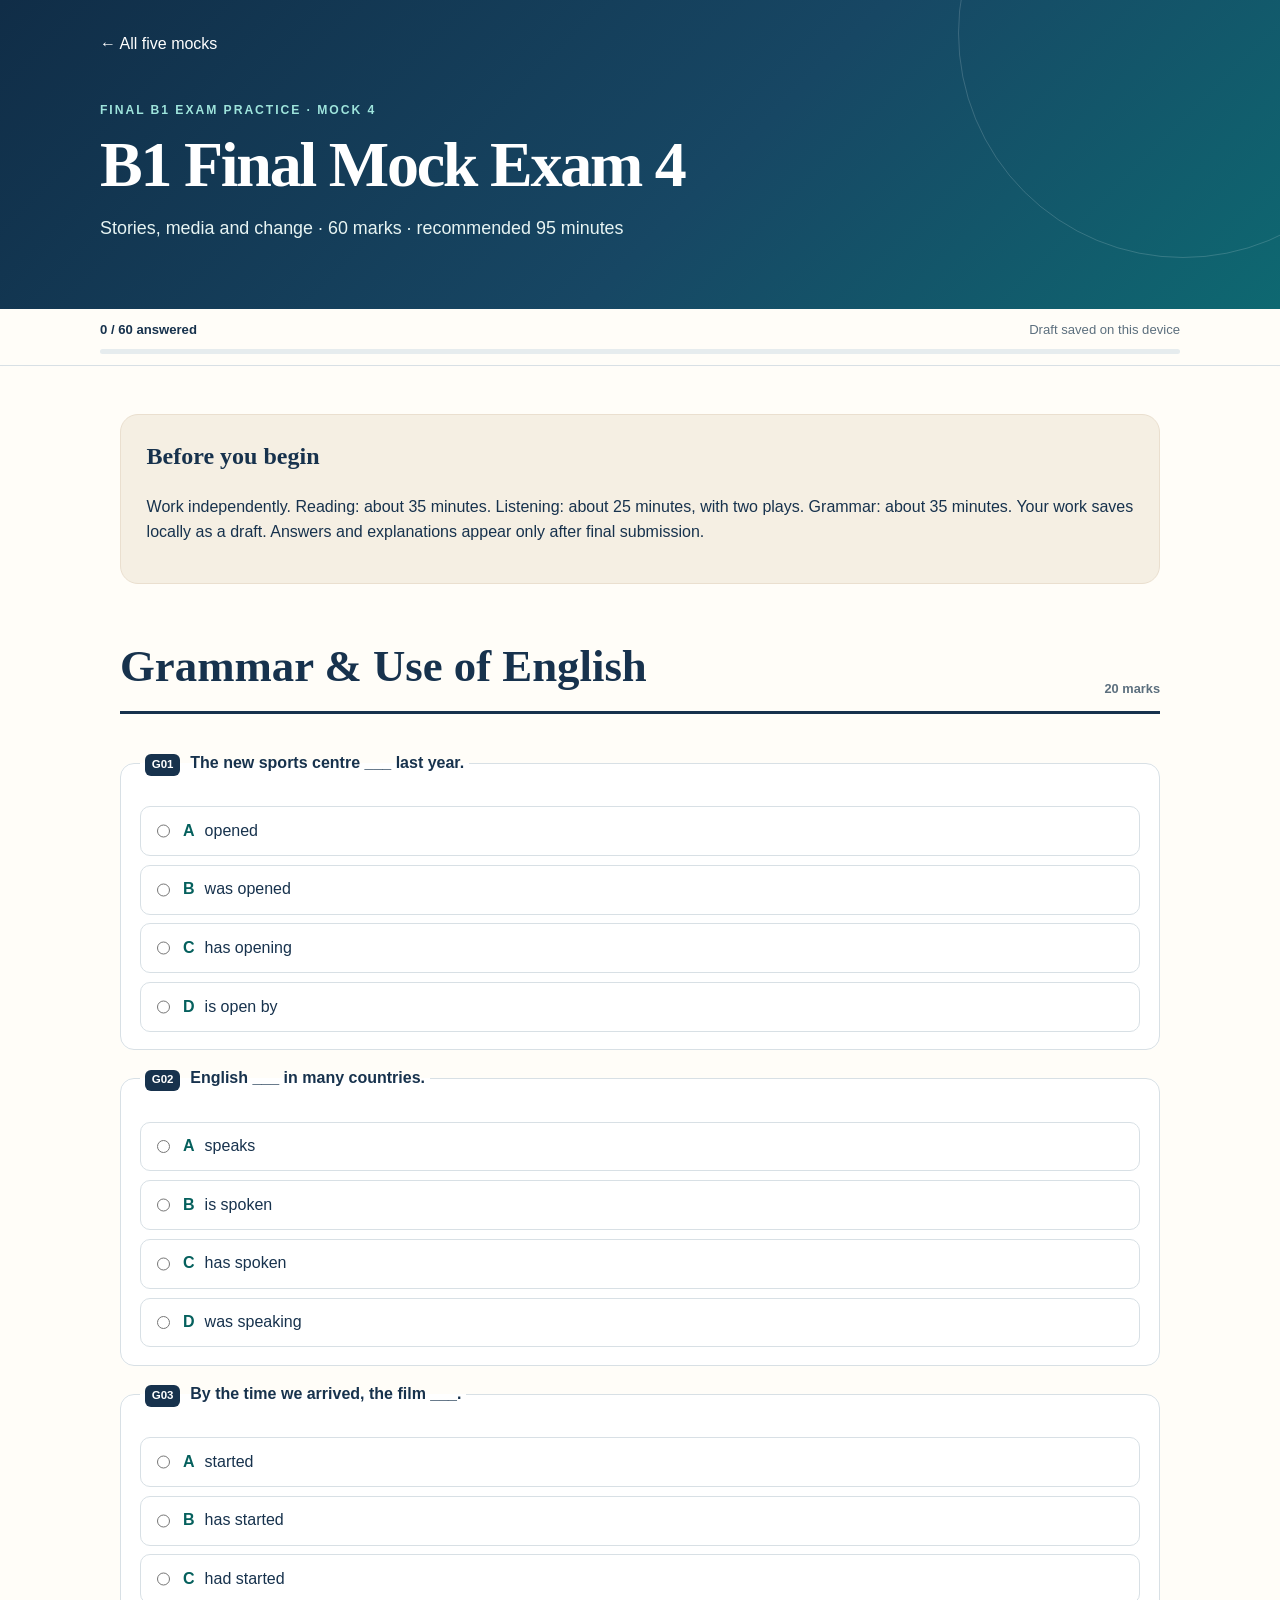
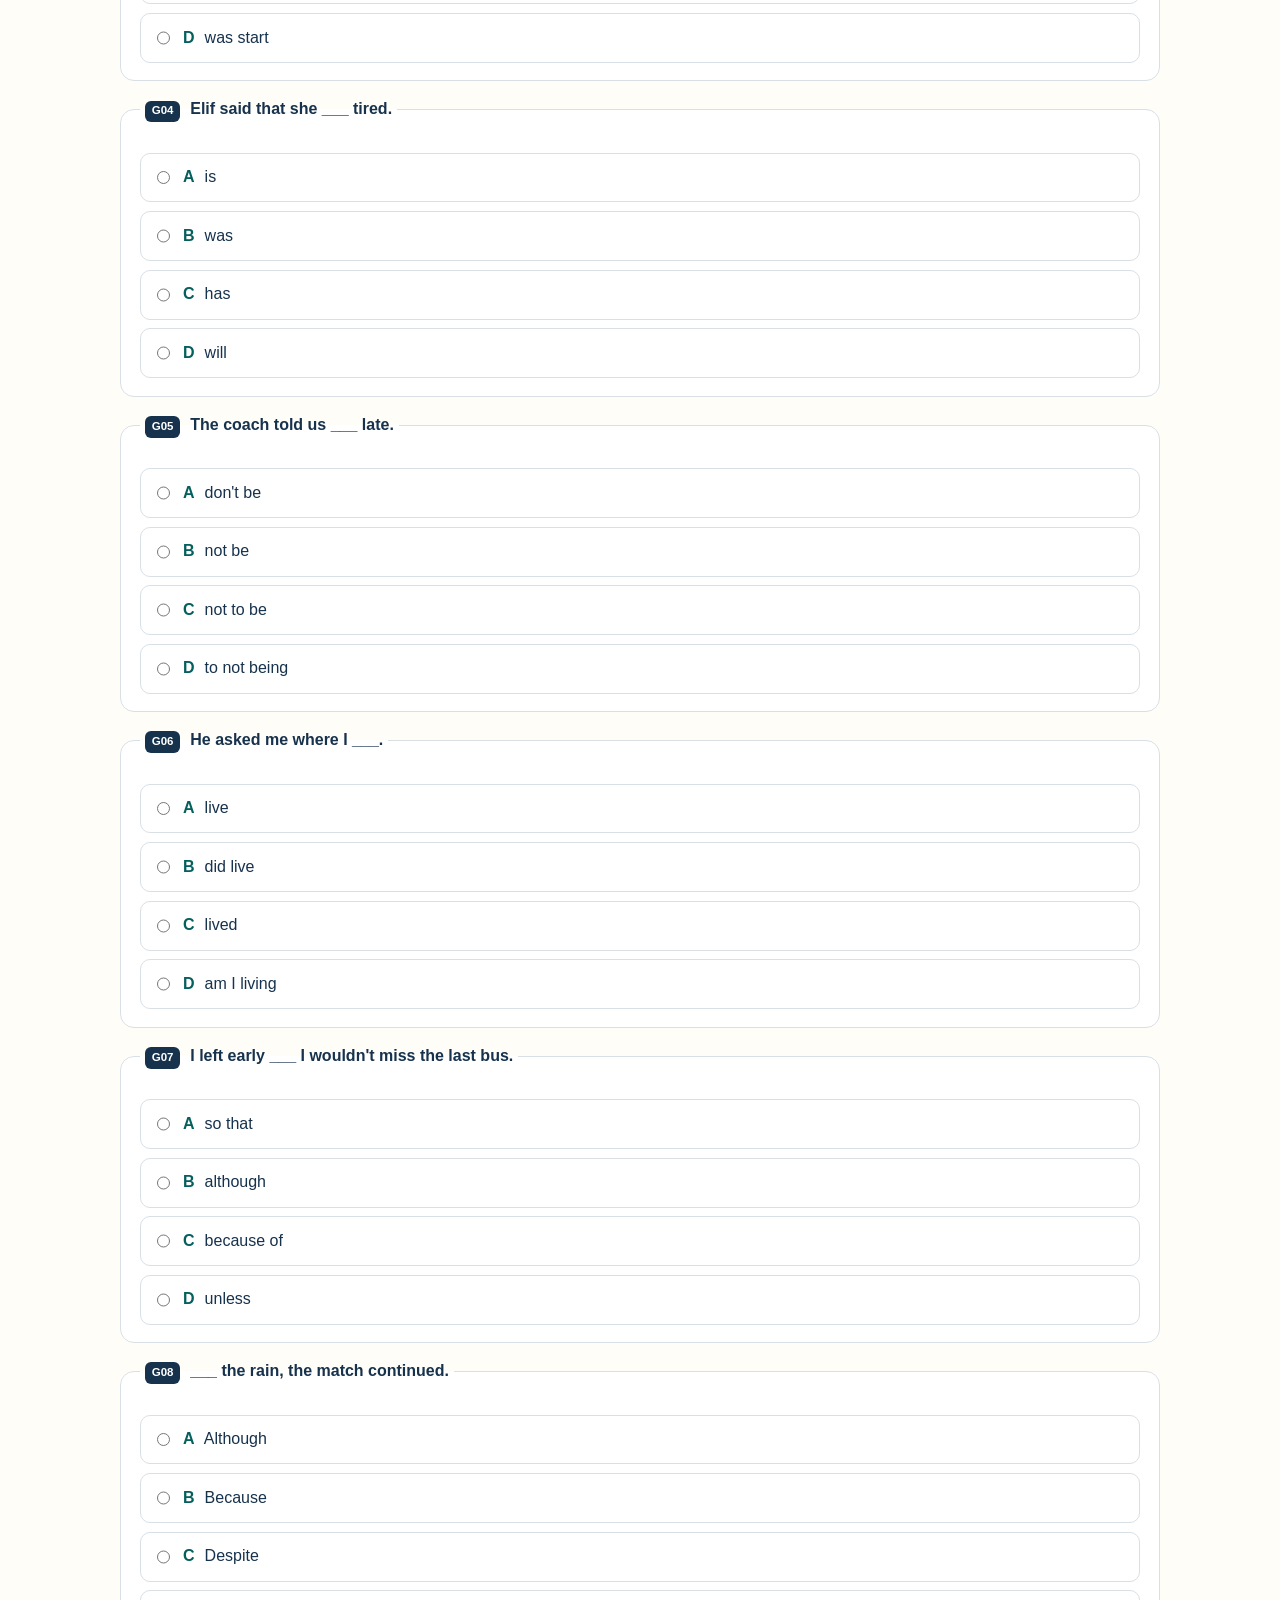
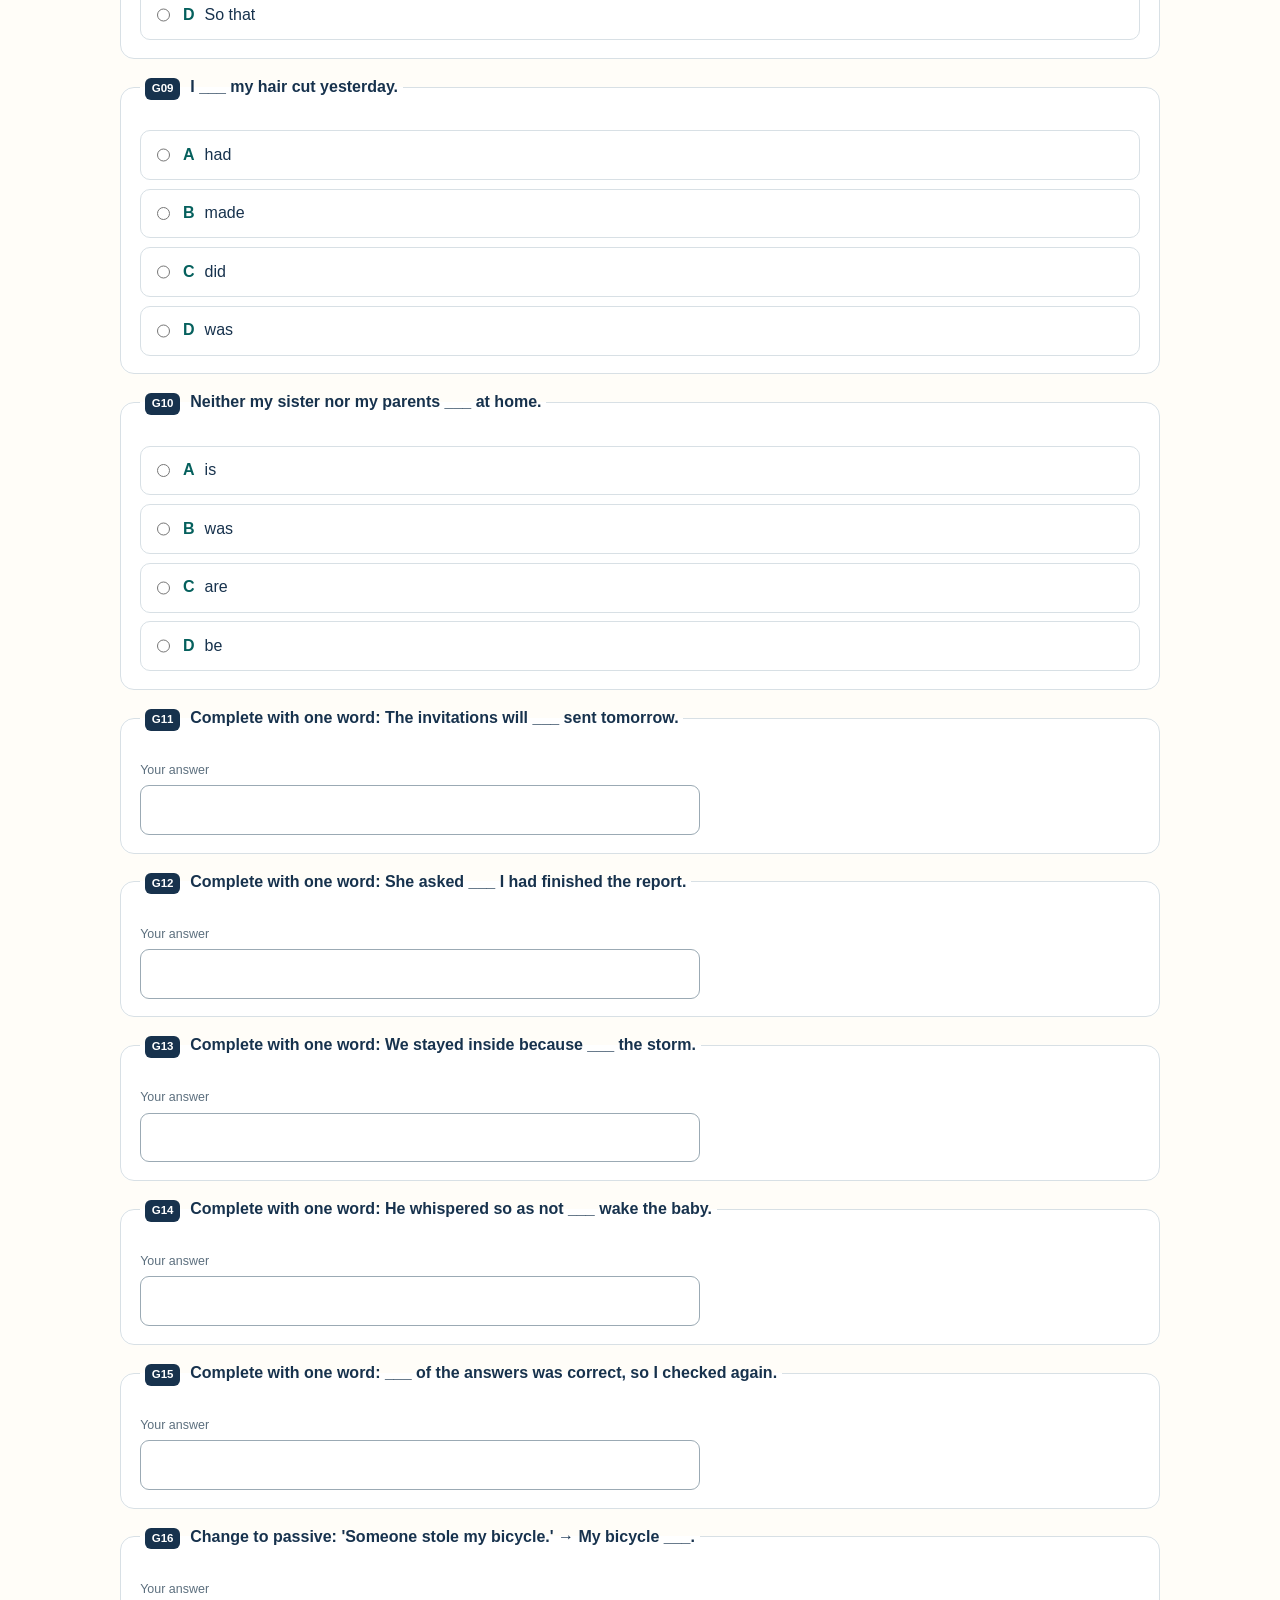
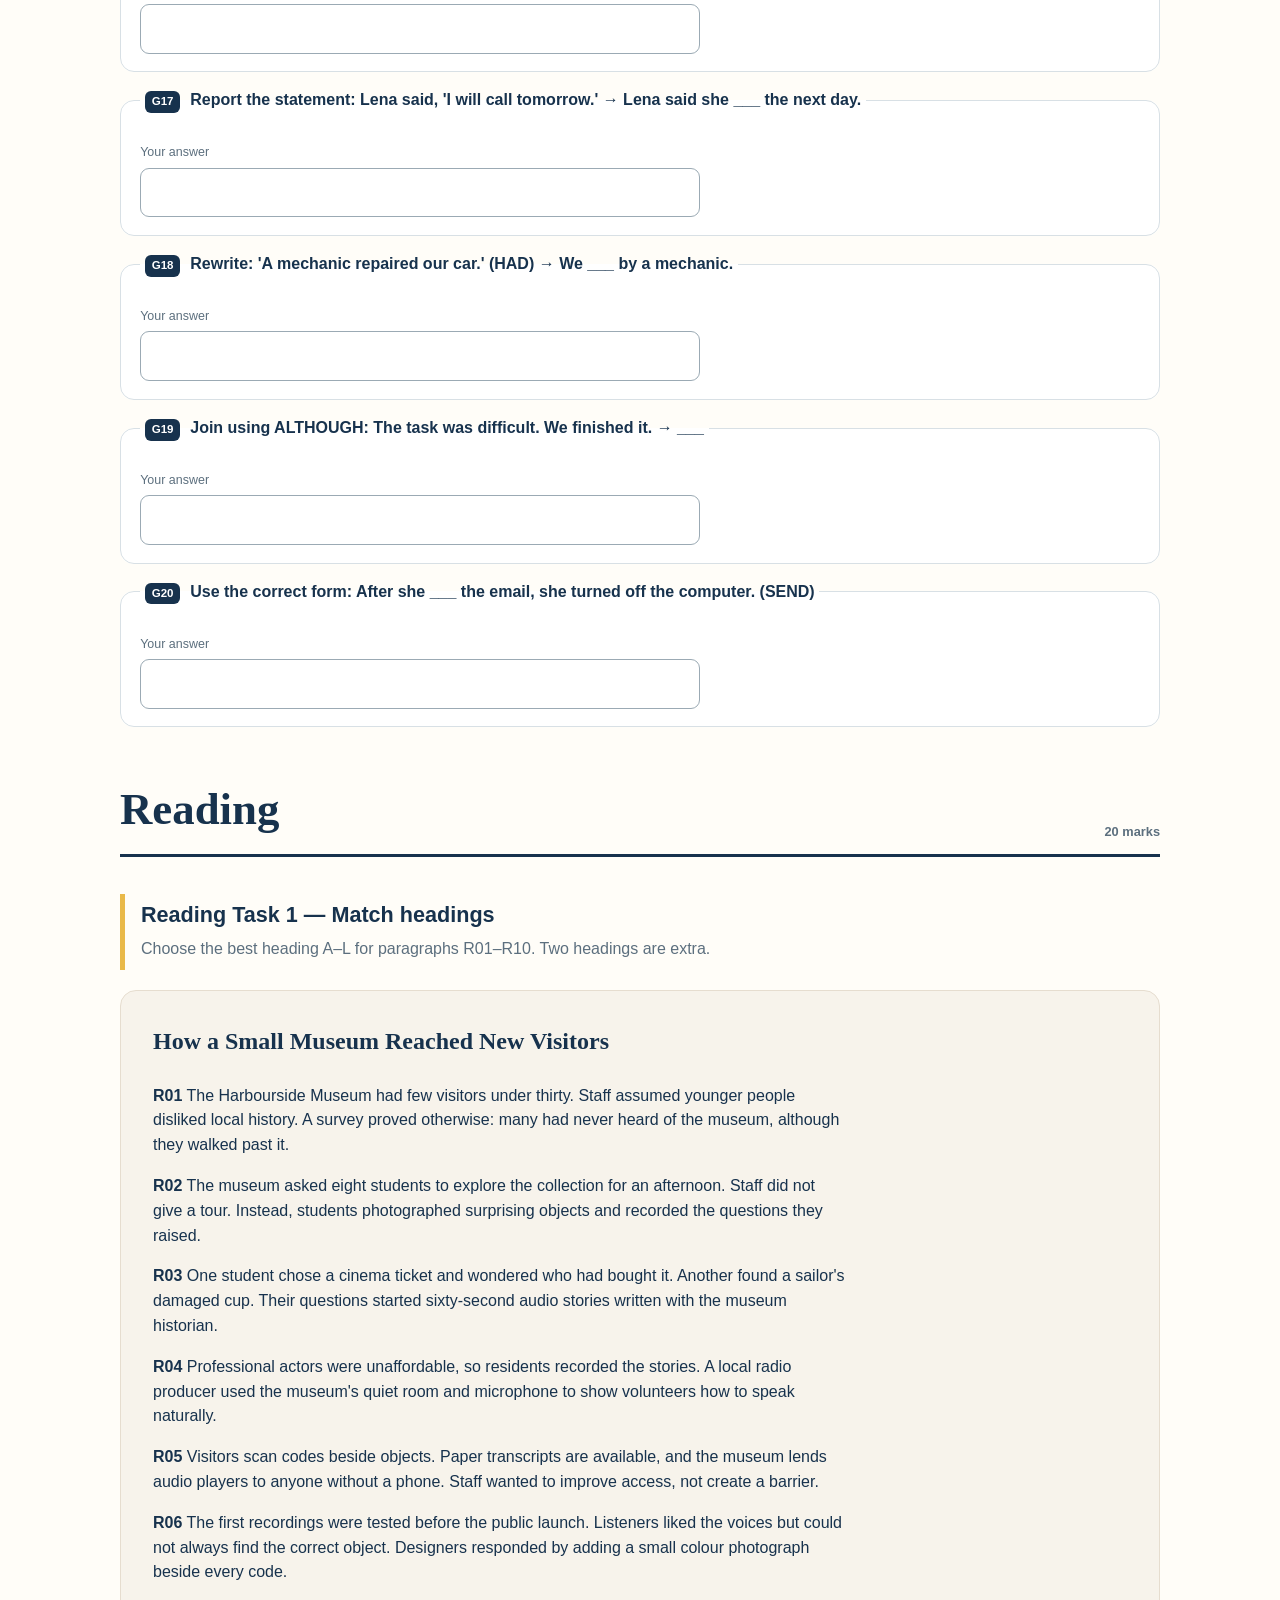
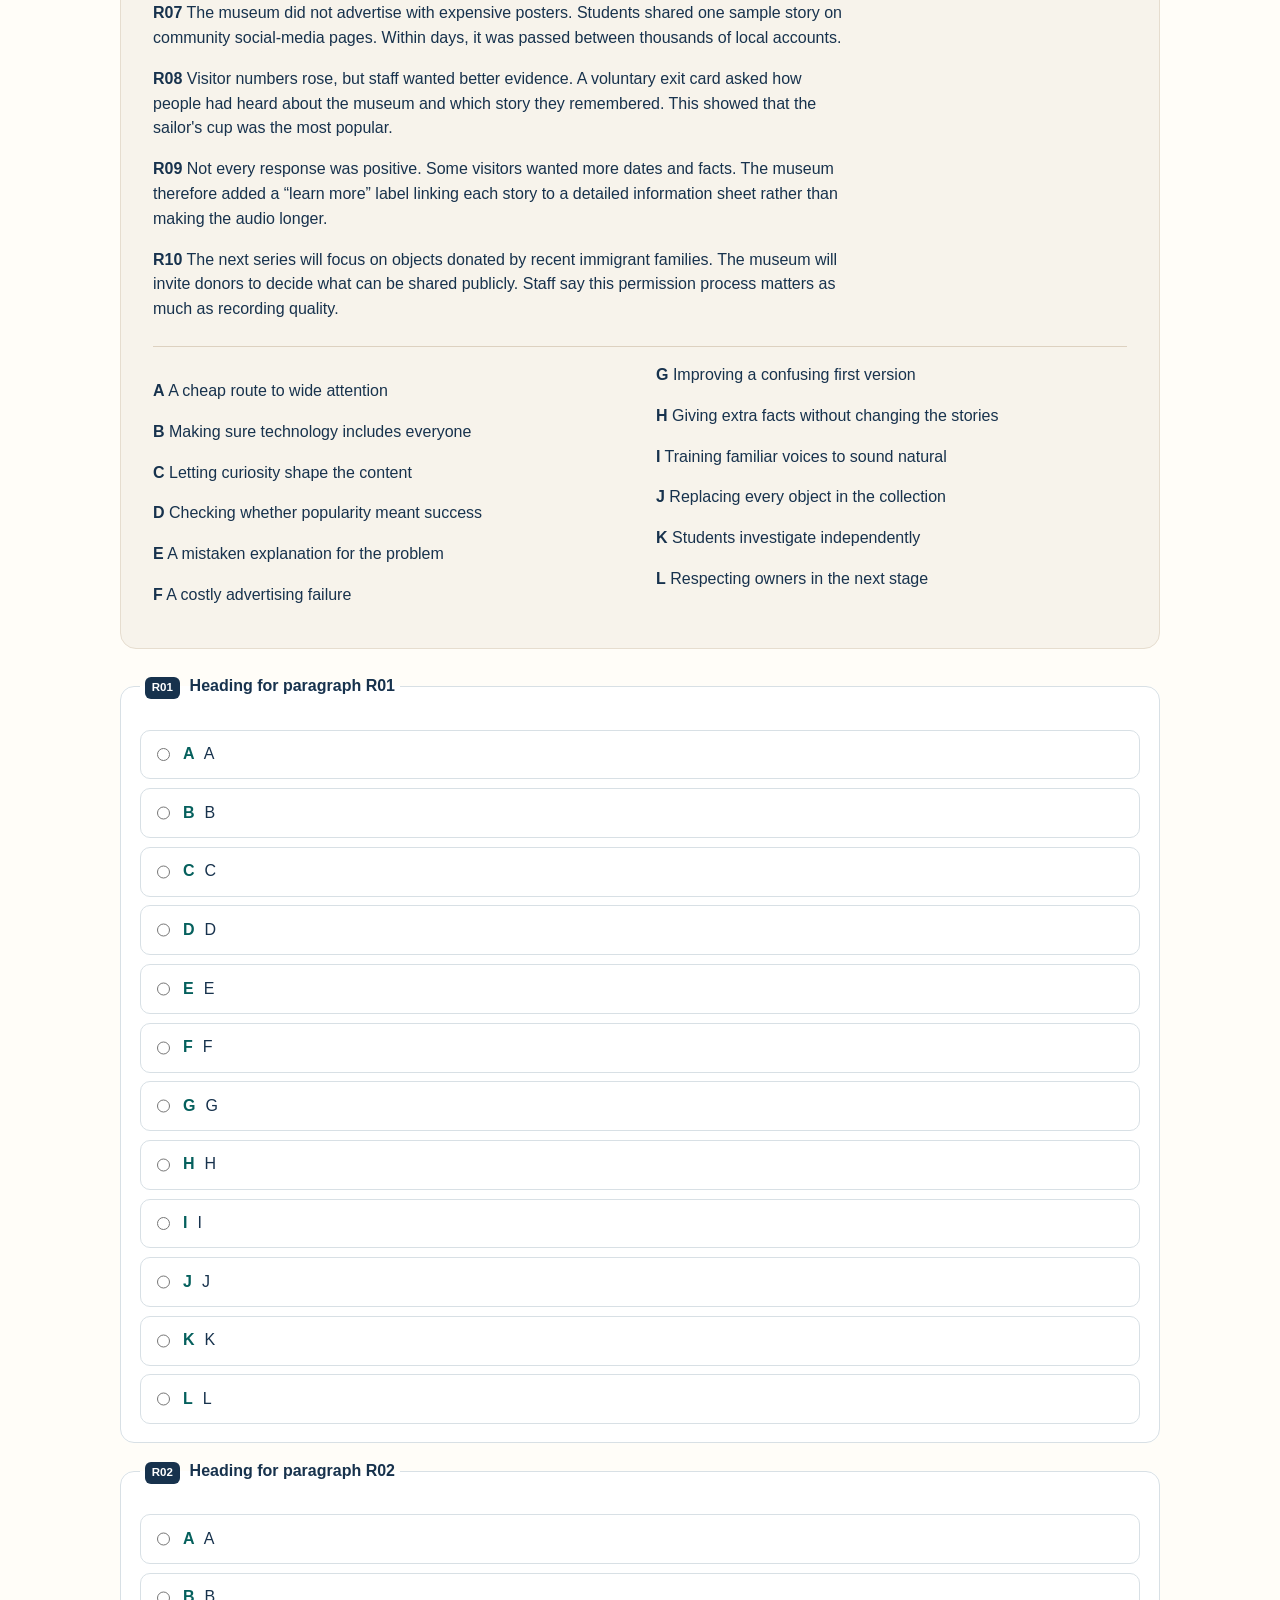
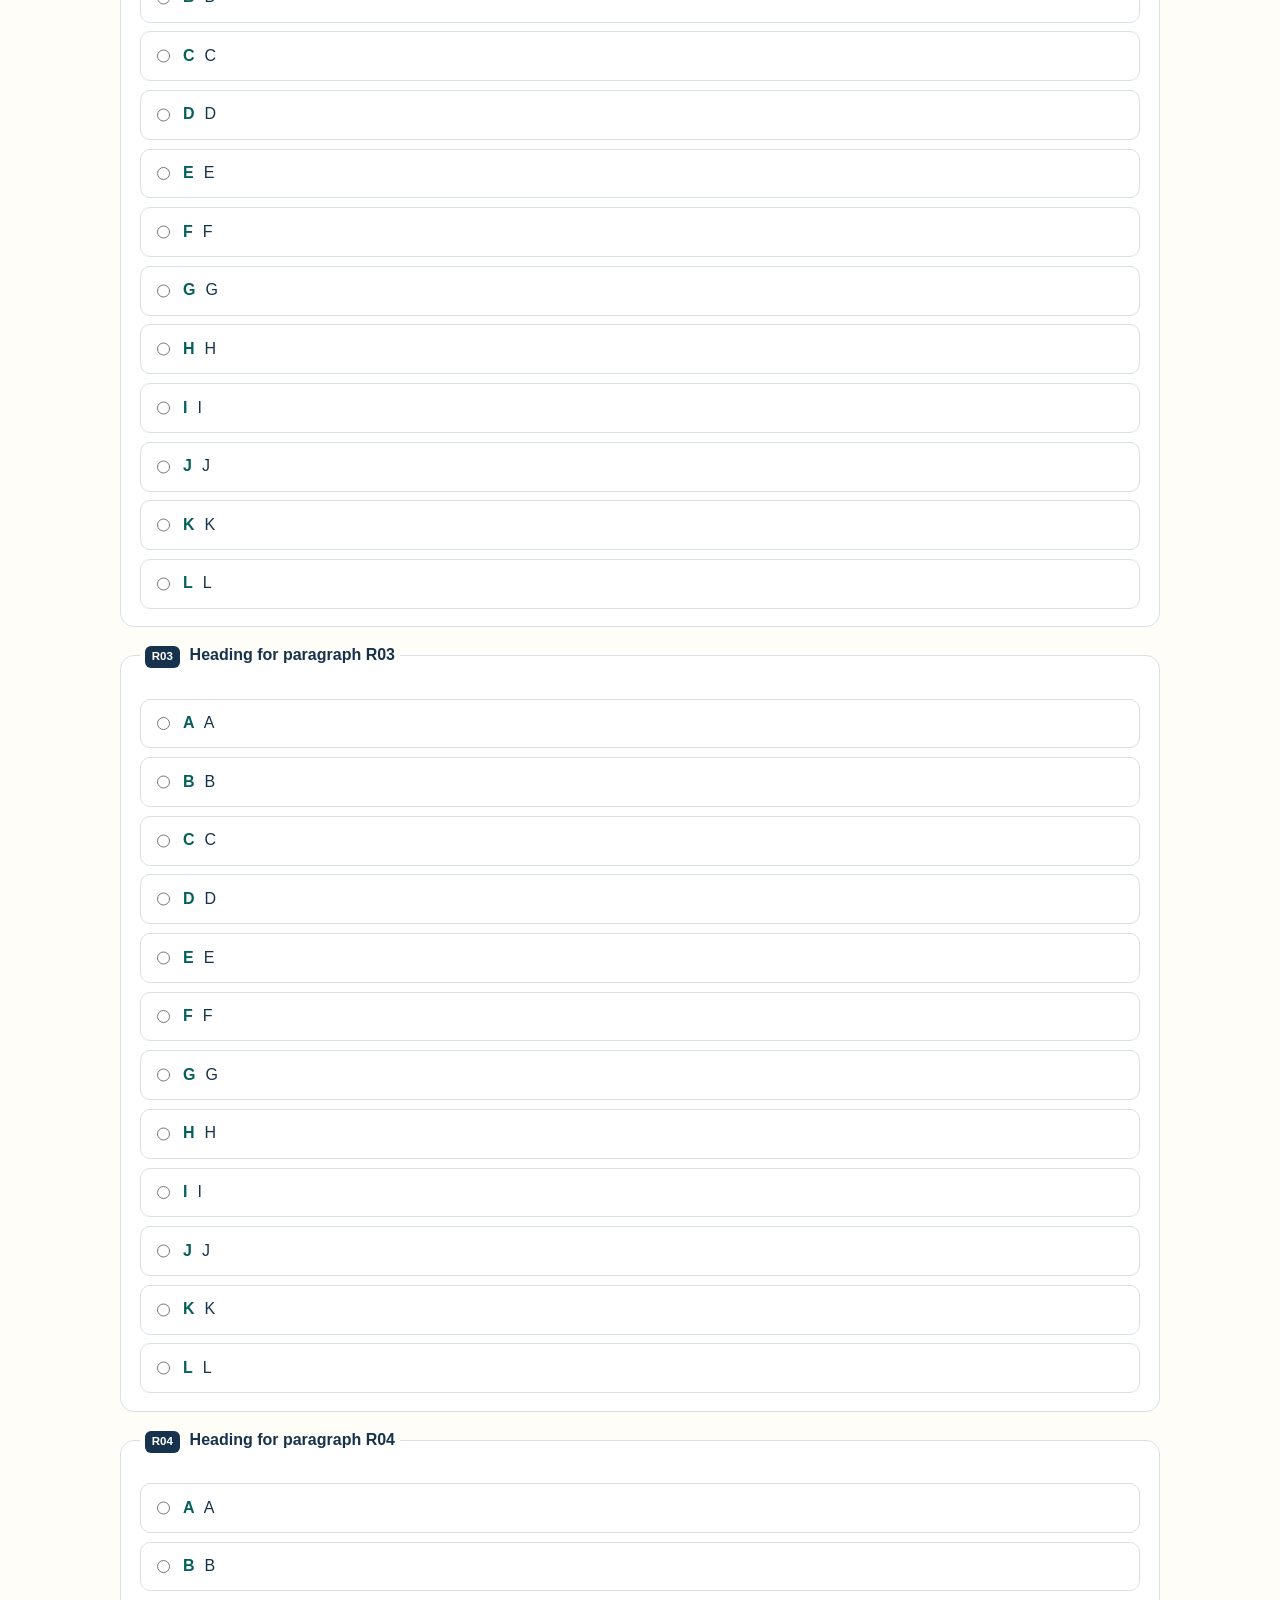
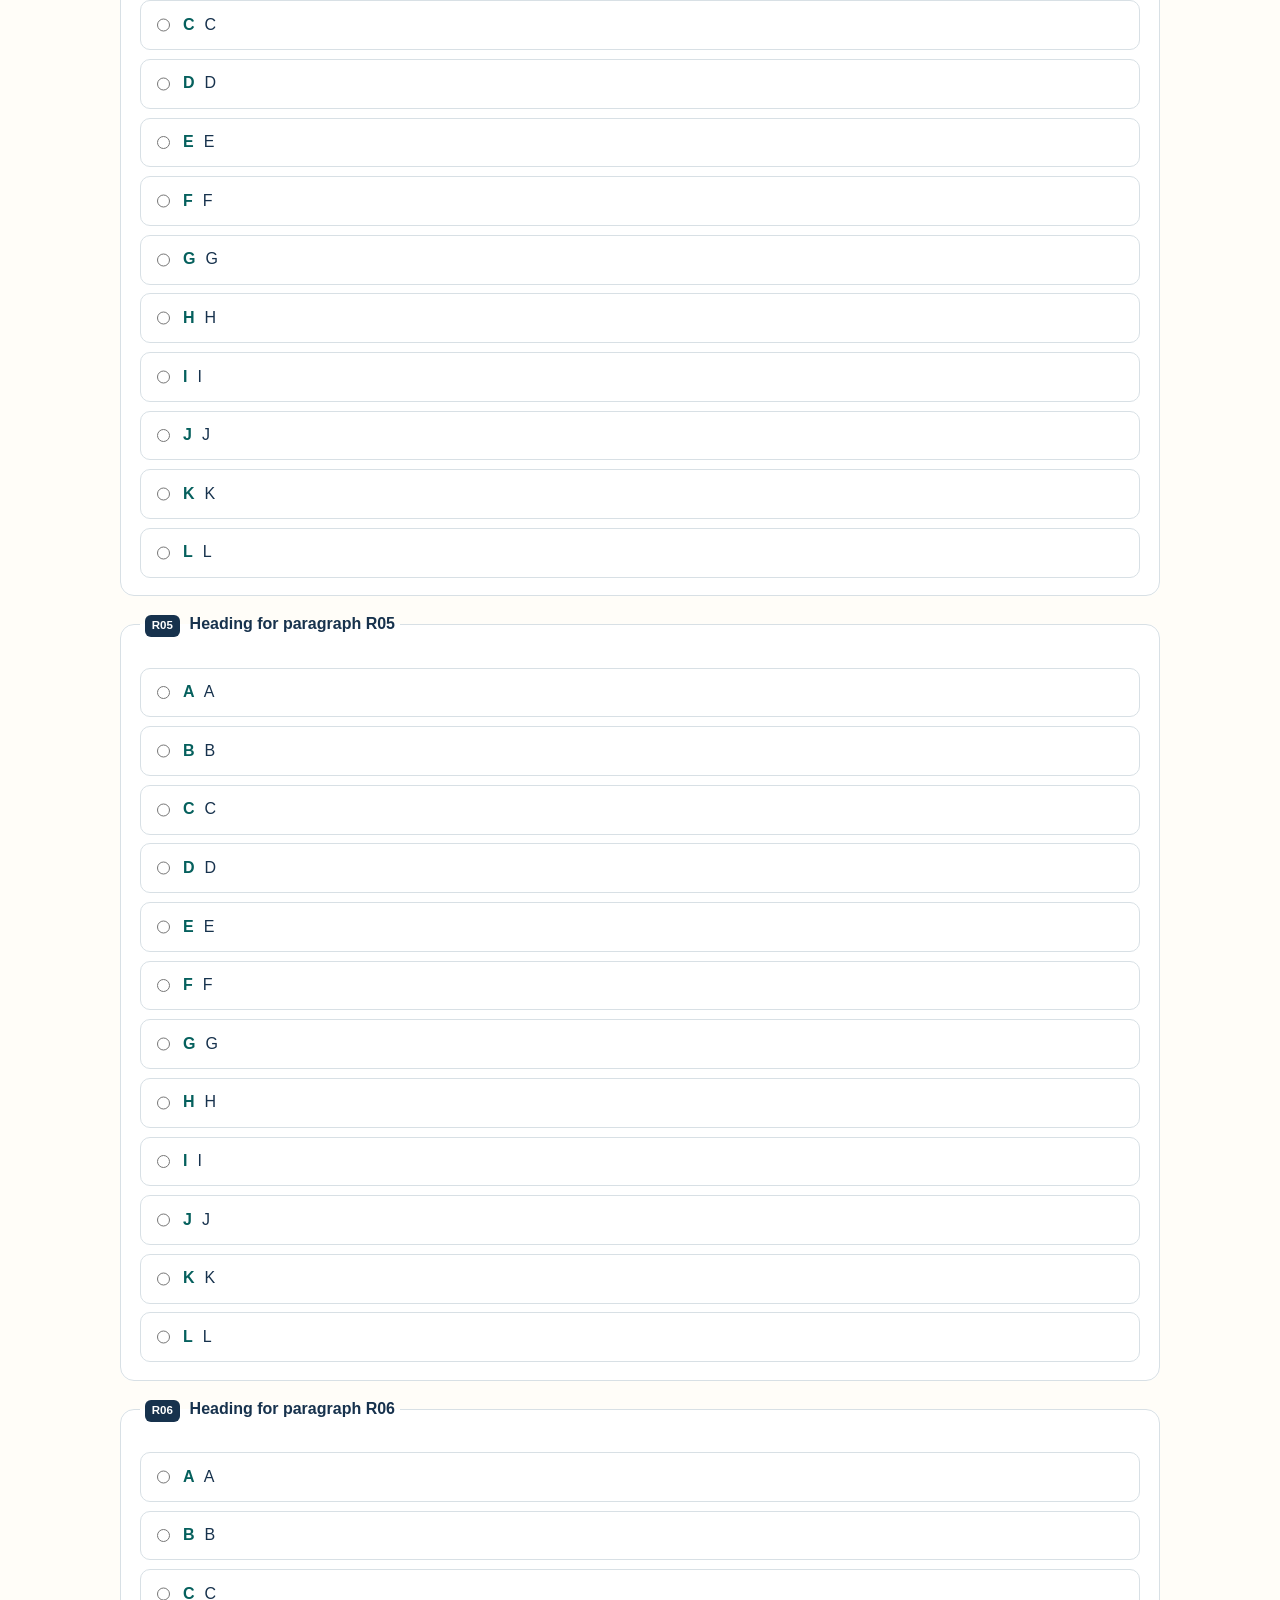
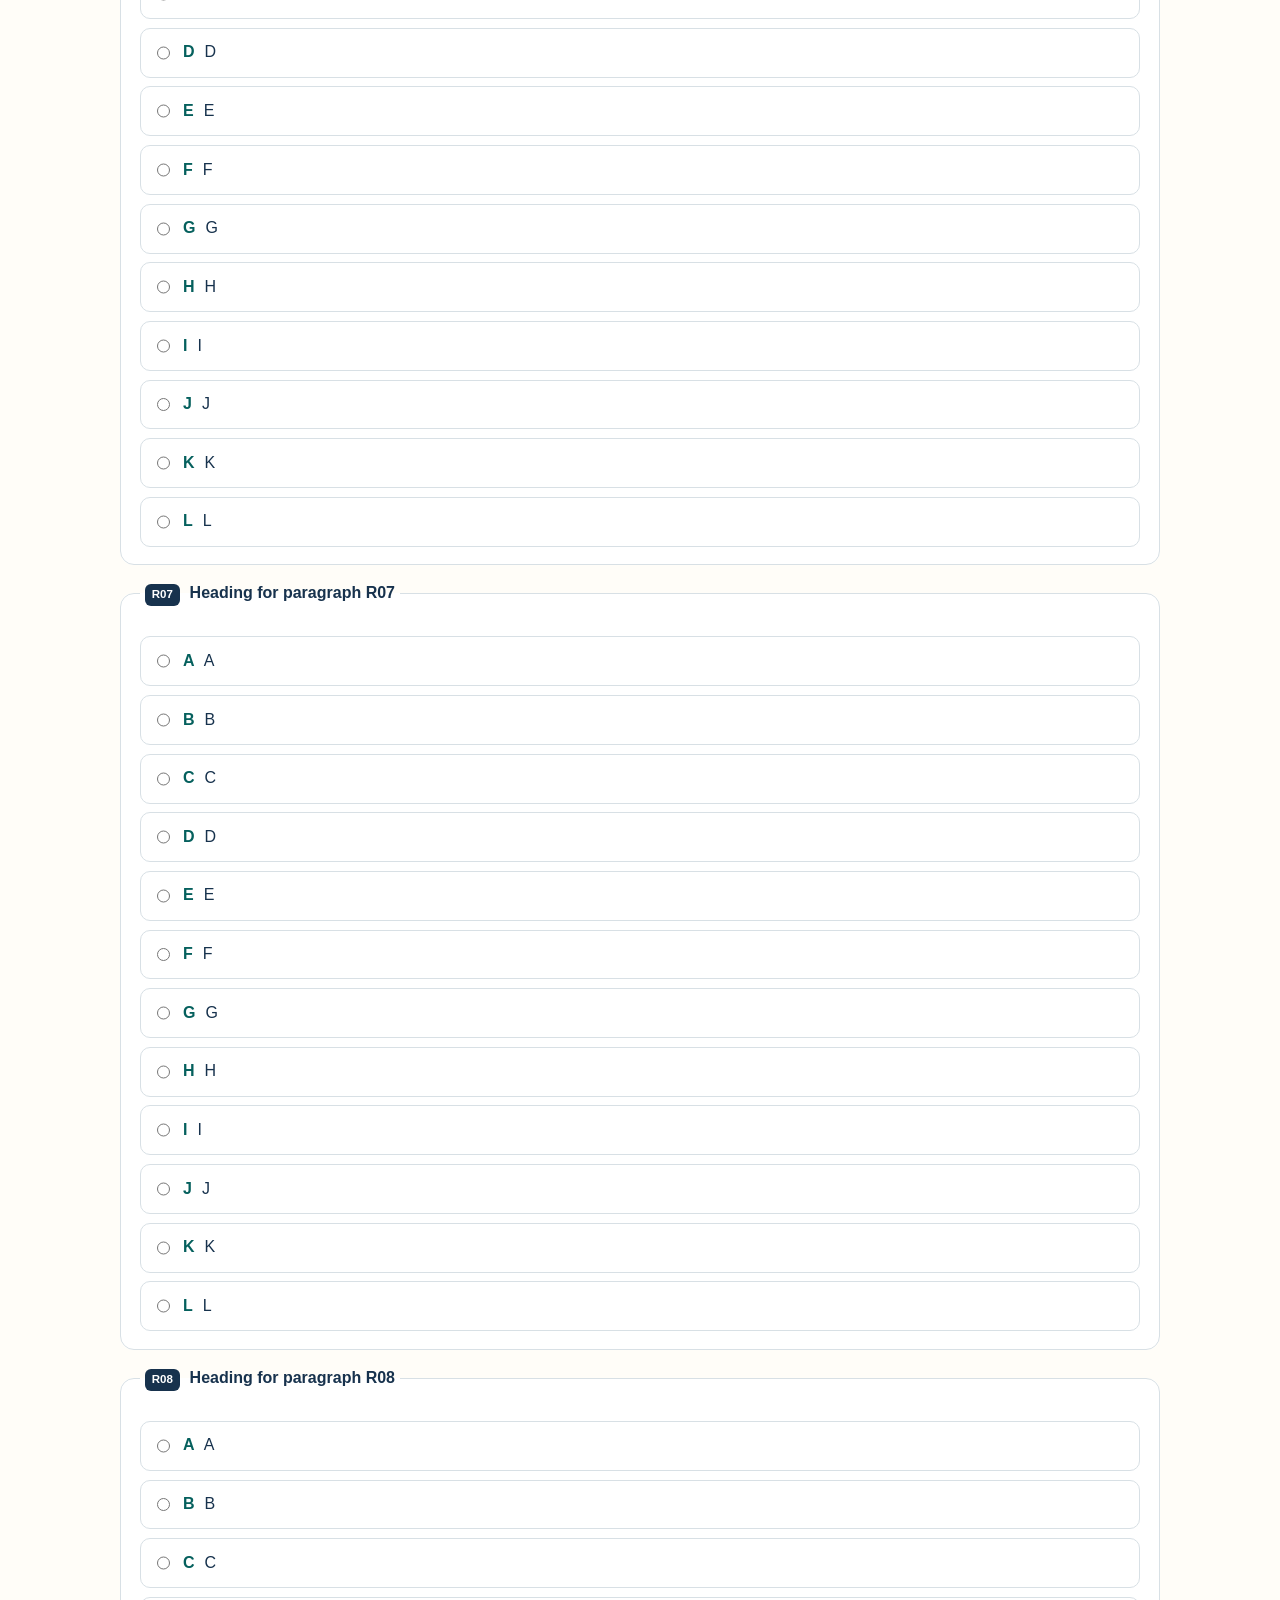
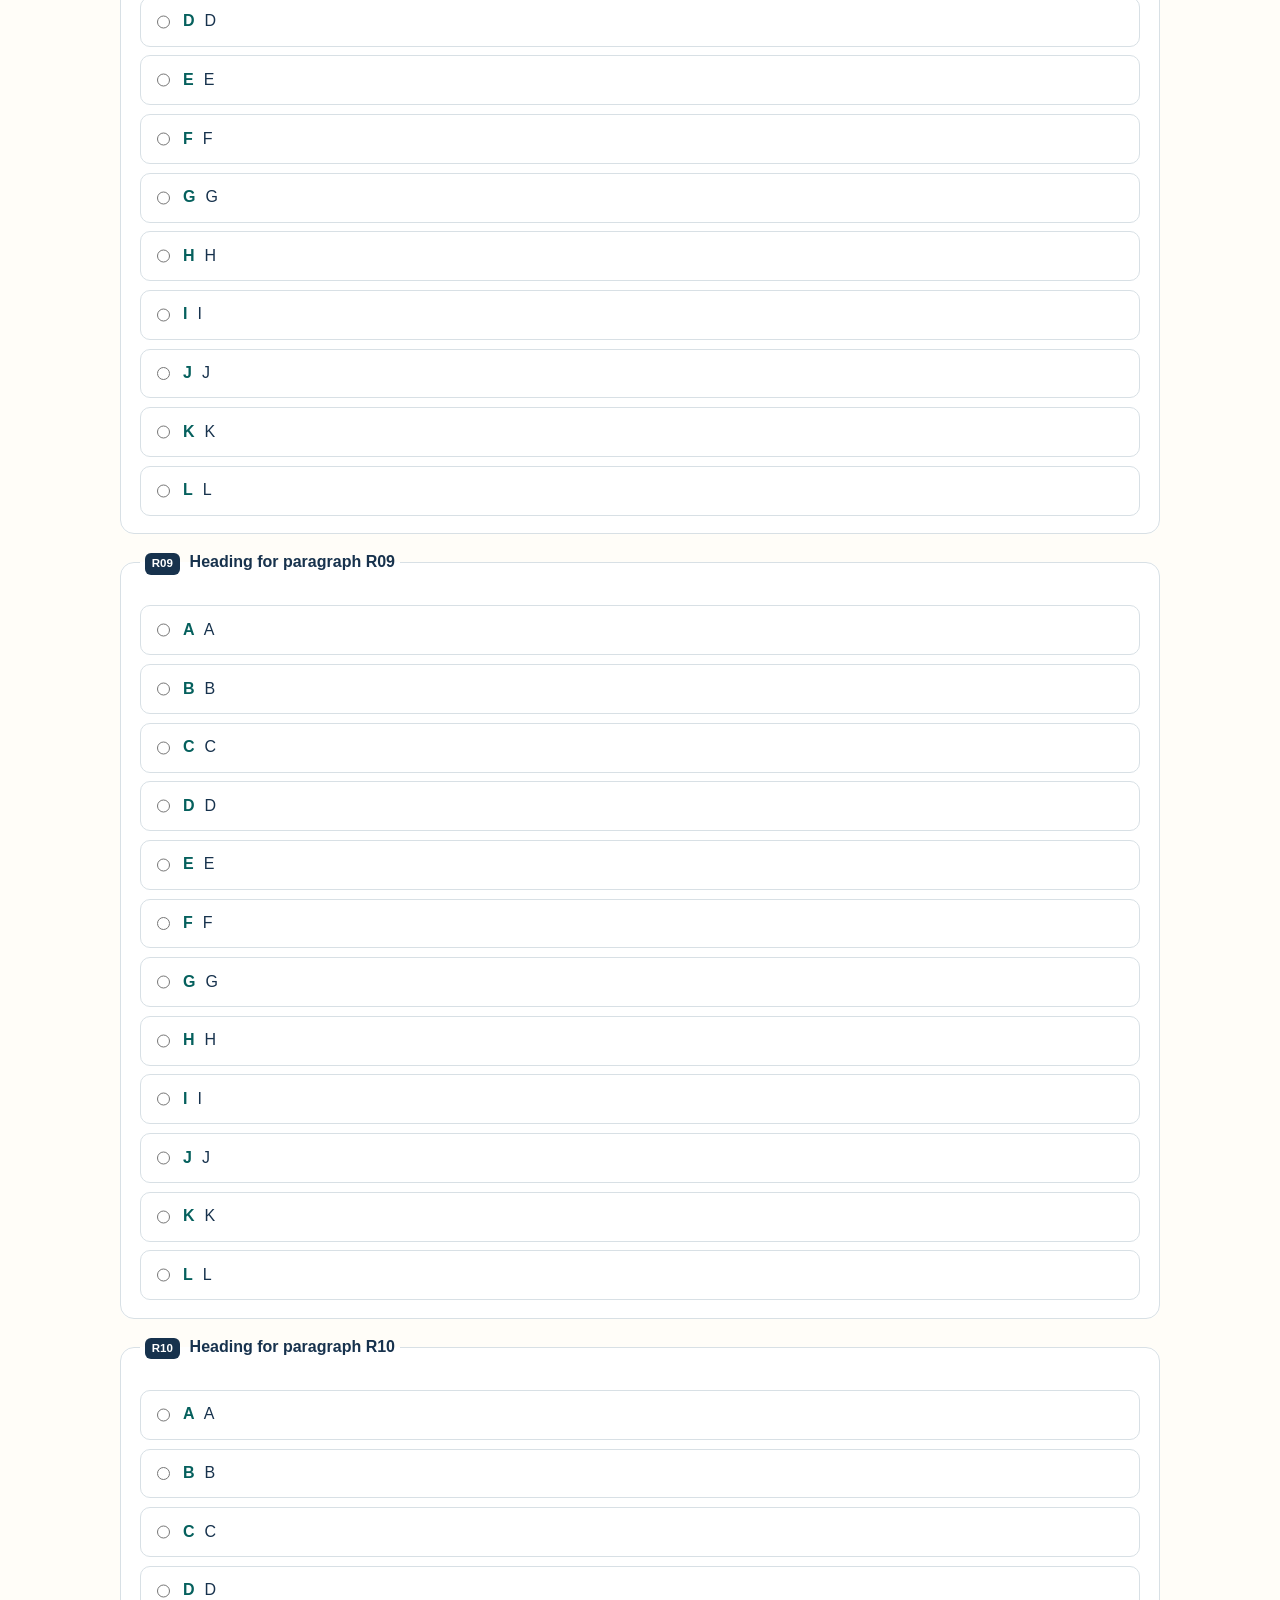
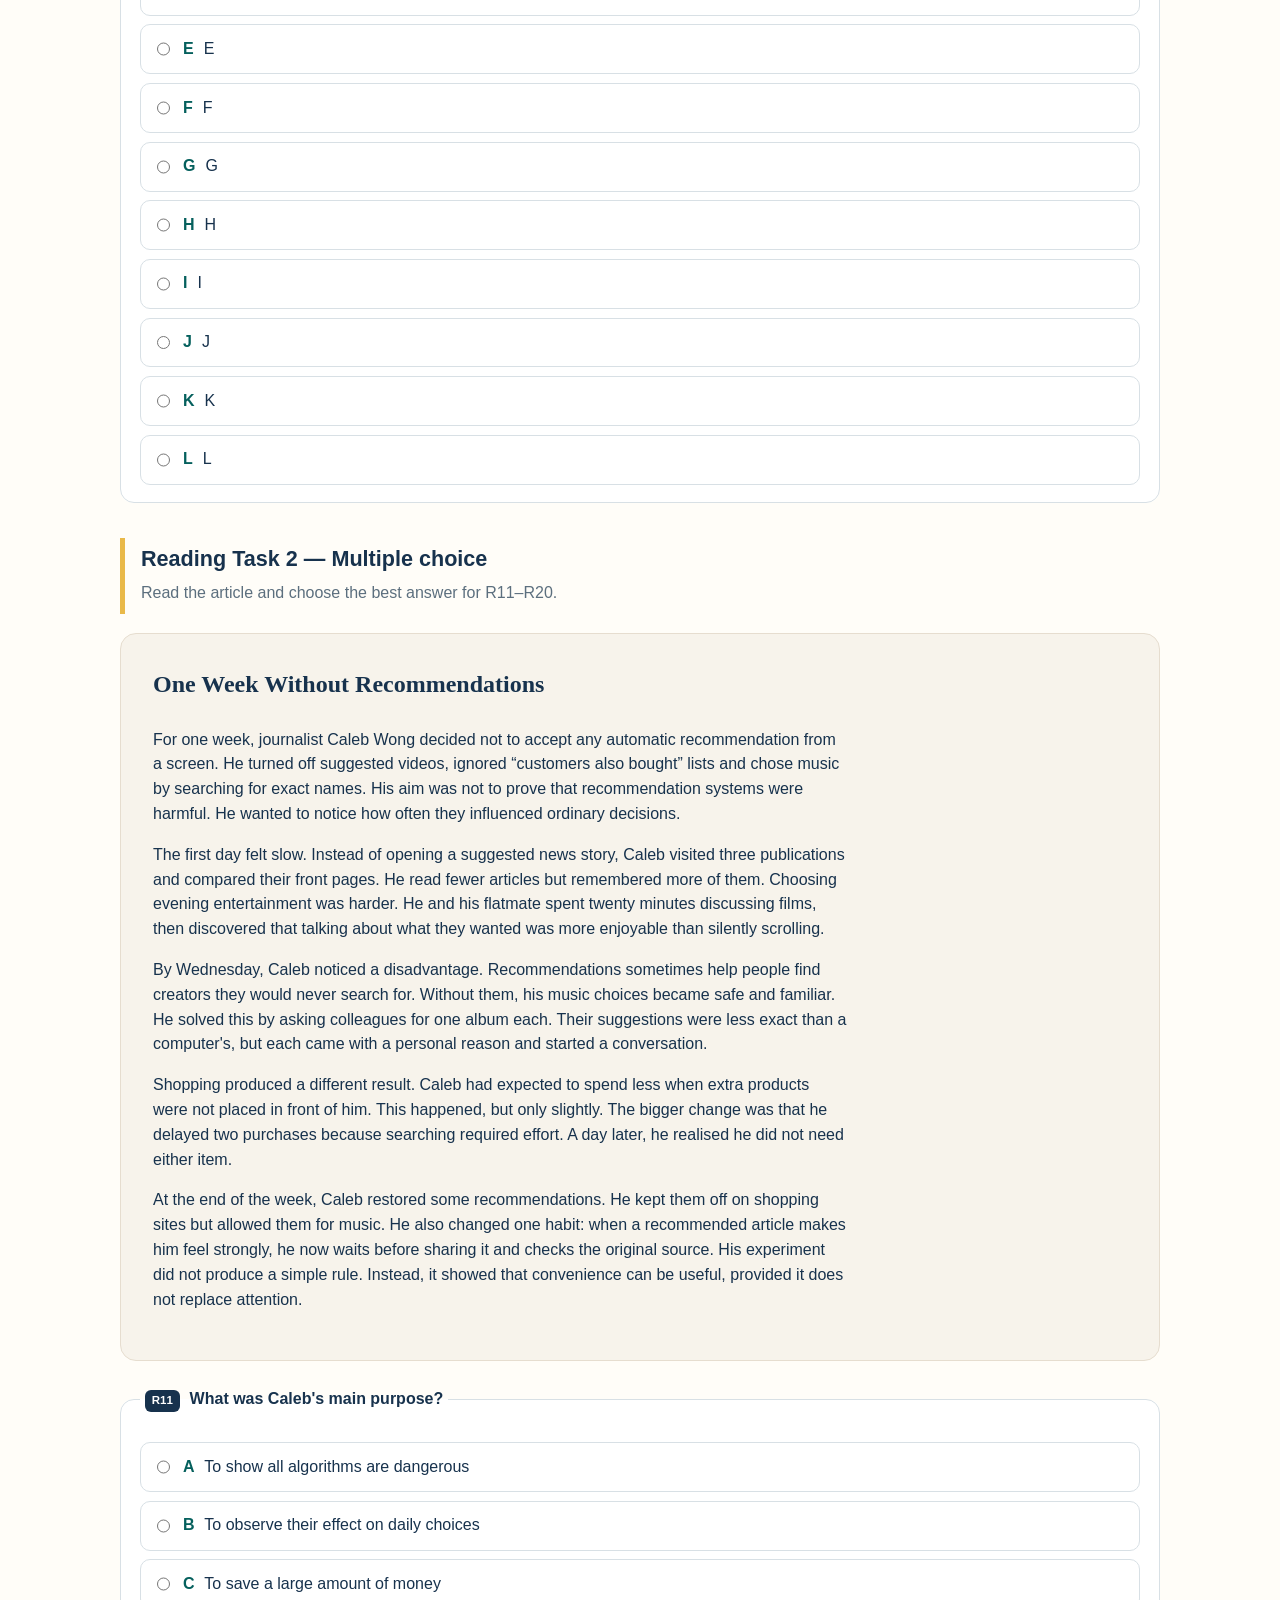
<file: final-mocks/mock-04/index.html>
<!doctype html>
<html lang="en"><head><meta charset="utf-8"><meta name="viewport" content="width=device-width,initial-scale=1">
<meta name="description" content="Original B1 mock exam 4 with grammar, reading and human-recorded listening."><title>B1 Final Mock Exam 4</title>
<link rel="stylesheet" href="../styles.css"></head>
<body><a class="skip-link" href="#exam">Skip to exam</a><header class="hero exam-hero"><a class="back" href="../">← All five mocks</a><p class="eyebrow">FINAL B1 EXAM PRACTICE · MOCK 4</p><h1>B1 Final Mock Exam 4</h1><p>Stories, media and change · 60 marks · recommended 95 minutes</p></header>
  <div class="progressbar" aria-live="polite"><div><strong id="progress-count">0 / 60 answered</strong><span id="draft-state">Draft saved on this device</span></div><div class="bar"><span id="progress-fill"></span></div></div>
  <main id="exam"><section class="exam-note"><h2>Before you begin</h2><p>Work independently. Reading: about 35 minutes. Listening: about 25 minutes, with two plays. Grammar: about 35 minutes. Your work saves locally as a draft. Answers and explanations appear only after final submission.</p></section>
  <form id="exam-form" novalidate><section class="exam-section" data-section="Grammar"><h2>Grammar &amp; Use of English <span>20 marks</span></h2><fieldset class="question" data-question="G01"><legend><span>G01</span> The new sports centre ___ last year.</legend><div class="choices"><label><input type="radio" name="G01" value="opened"><span><b>A</b> opened</span></label><label><input type="radio" name="G01" value="was opened"><span><b>B</b> was opened</span></label><label><input type="radio" name="G01" value="has opening"><span><b>C</b> has opening</span></label><label><input type="radio" name="G01" value="is open by"><span><b>D</b> is open by</span></label></div><div class="feedback" id="feedback-G01" hidden></div></fieldset><fieldset class="question" data-question="G02"><legend><span>G02</span> English ___ in many countries.</legend><div class="choices"><label><input type="radio" name="G02" value="speaks"><span><b>A</b> speaks</span></label><label><input type="radio" name="G02" value="is spoken"><span><b>B</b> is spoken</span></label><label><input type="radio" name="G02" value="has spoken"><span><b>C</b> has spoken</span></label><label><input type="radio" name="G02" value="was speaking"><span><b>D</b> was speaking</span></label></div><div class="feedback" id="feedback-G02" hidden></div></fieldset><fieldset class="question" data-question="G03"><legend><span>G03</span> By the time we arrived, the film ___.</legend><div class="choices"><label><input type="radio" name="G03" value="started"><span><b>A</b> started</span></label><label><input type="radio" name="G03" value="has started"><span><b>B</b> has started</span></label><label><input type="radio" name="G03" value="had started"><span><b>C</b> had started</span></label><label><input type="radio" name="G03" value="was start"><span><b>D</b> was start</span></label></div><div class="feedback" id="feedback-G03" hidden></div></fieldset><fieldset class="question" data-question="G04"><legend><span>G04</span> Elif said that she ___ tired.</legend><div class="choices"><label><input type="radio" name="G04" value="is"><span><b>A</b> is</span></label><label><input type="radio" name="G04" value="was"><span><b>B</b> was</span></label><label><input type="radio" name="G04" value="has"><span><b>C</b> has</span></label><label><input type="radio" name="G04" value="will"><span><b>D</b> will</span></label></div><div class="feedback" id="feedback-G04" hidden></div></fieldset><fieldset class="question" data-question="G05"><legend><span>G05</span> The coach told us ___ late.</legend><div class="choices"><label><input type="radio" name="G05" value="don&#39;t be"><span><b>A</b> don&#39;t be</span></label><label><input type="radio" name="G05" value="not be"><span><b>B</b> not be</span></label><label><input type="radio" name="G05" value="not to be"><span><b>C</b> not to be</span></label><label><input type="radio" name="G05" value="to not being"><span><b>D</b> to not being</span></label></div><div class="feedback" id="feedback-G05" hidden></div></fieldset><fieldset class="question" data-question="G06"><legend><span>G06</span> He asked me where I ___.</legend><div class="choices"><label><input type="radio" name="G06" value="live"><span><b>A</b> live</span></label><label><input type="radio" name="G06" value="did live"><span><b>B</b> did live</span></label><label><input type="radio" name="G06" value="lived"><span><b>C</b> lived</span></label><label><input type="radio" name="G06" value="am I living"><span><b>D</b> am I living</span></label></div><div class="feedback" id="feedback-G06" hidden></div></fieldset><fieldset class="question" data-question="G07"><legend><span>G07</span> I left early ___ I wouldn&#39;t miss the last bus.</legend><div class="choices"><label><input type="radio" name="G07" value="so that"><span><b>A</b> so that</span></label><label><input type="radio" name="G07" value="although"><span><b>B</b> although</span></label><label><input type="radio" name="G07" value="because of"><span><b>C</b> because of</span></label><label><input type="radio" name="G07" value="unless"><span><b>D</b> unless</span></label></div><div class="feedback" id="feedback-G07" hidden></div></fieldset><fieldset class="question" data-question="G08"><legend><span>G08</span> ___ the rain, the match continued.</legend><div class="choices"><label><input type="radio" name="G08" value="Although"><span><b>A</b> Although</span></label><label><input type="radio" name="G08" value="Because"><span><b>B</b> Because</span></label><label><input type="radio" name="G08" value="Despite"><span><b>C</b> Despite</span></label><label><input type="radio" name="G08" value="So that"><span><b>D</b> So that</span></label></div><div class="feedback" id="feedback-G08" hidden></div></fieldset><fieldset class="question" data-question="G09"><legend><span>G09</span> I ___ my hair cut yesterday.</legend><div class="choices"><label><input type="radio" name="G09" value="had"><span><b>A</b> had</span></label><label><input type="radio" name="G09" value="made"><span><b>B</b> made</span></label><label><input type="radio" name="G09" value="did"><span><b>C</b> did</span></label><label><input type="radio" name="G09" value="was"><span><b>D</b> was</span></label></div><div class="feedback" id="feedback-G09" hidden></div></fieldset><fieldset class="question" data-question="G10"><legend><span>G10</span> Neither my sister nor my parents ___ at home.</legend><div class="choices"><label><input type="radio" name="G10" value="is"><span><b>A</b> is</span></label><label><input type="radio" name="G10" value="was"><span><b>B</b> was</span></label><label><input type="radio" name="G10" value="are"><span><b>C</b> are</span></label><label><input type="radio" name="G10" value="be"><span><b>D</b> be</span></label></div><div class="feedback" id="feedback-G10" hidden></div></fieldset><fieldset class="question" data-question="G11"><legend><span>G11</span> Complete with one word: The invitations will ___ sent tomorrow.</legend><label class="short-answer"><span>Your answer</span><input type="text" name="G11" maxlength="100" autocomplete="off" spellcheck="false"></label><div class="feedback" id="feedback-G11" hidden></div></fieldset><fieldset class="question" data-question="G12"><legend><span>G12</span> Complete with one word: She asked ___ I had finished the report.</legend><label class="short-answer"><span>Your answer</span><input type="text" name="G12" maxlength="100" autocomplete="off" spellcheck="false"></label><div class="feedback" id="feedback-G12" hidden></div></fieldset><fieldset class="question" data-question="G13"><legend><span>G13</span> Complete with one word: We stayed inside because ___ the storm.</legend><label class="short-answer"><span>Your answer</span><input type="text" name="G13" maxlength="100" autocomplete="off" spellcheck="false"></label><div class="feedback" id="feedback-G13" hidden></div></fieldset><fieldset class="question" data-question="G14"><legend><span>G14</span> Complete with one word: He whispered so as not ___ wake the baby.</legend><label class="short-answer"><span>Your answer</span><input type="text" name="G14" maxlength="100" autocomplete="off" spellcheck="false"></label><div class="feedback" id="feedback-G14" hidden></div></fieldset><fieldset class="question" data-question="G15"><legend><span>G15</span> Complete with one word: ___ of the answers was correct, so I checked again.</legend><label class="short-answer"><span>Your answer</span><input type="text" name="G15" maxlength="100" autocomplete="off" spellcheck="false"></label><div class="feedback" id="feedback-G15" hidden></div></fieldset><fieldset class="question" data-question="G16"><legend><span>G16</span> Change to passive: &#39;Someone stole my bicycle.&#39; → My bicycle ___.</legend><label class="short-answer"><span>Your answer</span><input type="text" name="G16" maxlength="100" autocomplete="off" spellcheck="false"></label><div class="feedback" id="feedback-G16" hidden></div></fieldset><fieldset class="question" data-question="G17"><legend><span>G17</span> Report the statement: Lena said, &#39;I will call tomorrow.&#39; → Lena said she ___ the next day.</legend><label class="short-answer"><span>Your answer</span><input type="text" name="G17" maxlength="100" autocomplete="off" spellcheck="false"></label><div class="feedback" id="feedback-G17" hidden></div></fieldset><fieldset class="question" data-question="G18"><legend><span>G18</span> Rewrite: &#39;A mechanic repaired our car.&#39; (HAD) → We ___ by a mechanic.</legend><label class="short-answer"><span>Your answer</span><input type="text" name="G18" maxlength="100" autocomplete="off" spellcheck="false"></label><div class="feedback" id="feedback-G18" hidden></div></fieldset><fieldset class="question" data-question="G19"><legend><span>G19</span> Join using ALTHOUGH: The task was difficult. We finished it. → ___</legend><label class="short-answer"><span>Your answer</span><input type="text" name="G19" maxlength="100" autocomplete="off" spellcheck="false"></label><div class="feedback" id="feedback-G19" hidden></div></fieldset><fieldset class="question" data-question="G20"><legend><span>G20</span> Use the correct form: After she ___ the email, she turned off the computer. (SEND)</legend><label class="short-answer"><span>Your answer</span><input type="text" name="G20" maxlength="100" autocomplete="off" spellcheck="false"></label><div class="feedback" id="feedback-G20" hidden></div></fieldset></section><section class="exam-section" data-section="Reading"><h2>Reading <span>20 marks</span></h2><article class="task"><header><h3>Reading Task 1 — Match headings</h3><p>Choose the best heading A–L for paragraphs R01–R10. Two headings are extra.</p></header><div class="passage"><h3>How a Small Museum Reached New Visitors</h3>
      <p><strong>R01</strong> The Harbourside Museum had few visitors under thirty. Staff assumed younger people disliked local history. A survey proved otherwise: many had never heard of the museum, although they walked past it.</p>
      <p><strong>R02</strong> The museum asked eight students to explore the collection for an afternoon. Staff did not give a tour. Instead, students photographed surprising objects and recorded the questions they raised.</p>
      <p><strong>R03</strong> One student chose a cinema ticket and wondered who had bought it. Another found a sailor's damaged cup. Their questions started sixty-second audio stories written with the museum historian.</p>
      <p><strong>R04</strong> Professional actors were unaffordable, so residents recorded the stories. A local radio producer used the museum's quiet room and microphone to show volunteers how to speak naturally.</p>
      <p><strong>R05</strong> Visitors scan codes beside objects. Paper transcripts are available, and the museum lends audio players to anyone without a phone. Staff wanted to improve access, not create a barrier.</p>
      <p><strong>R06</strong> The first recordings were tested before the public launch. Listeners liked the voices but could not always find the correct object. Designers responded by adding a small colour photograph beside every code.</p>
      <p><strong>R07</strong> The museum did not advertise with expensive posters. Students shared one sample story on community social-media pages. Within days, it was passed between thousands of local accounts.</p>
      <p><strong>R08</strong> Visitor numbers rose, but staff wanted better evidence. A voluntary exit card asked how people had heard about the museum and which story they remembered. This showed that the sailor's cup was the most popular.</p>
      <p><strong>R09</strong> Not every response was positive. Some visitors wanted more dates and facts. The museum therefore added a “learn more” label linking each story to a detailed information sheet rather than making the audio longer.</p>
      <p><strong>R10</strong> The next series will focus on objects donated by recent immigrant families. The museum will invite donors to decide what can be shared publicly. Staff say this permission process matters as much as recording quality.</p>
      <div class="option-bank"><p><strong>A</strong> A cheap route to wide attention</p><p><strong>B</strong> Making sure technology includes everyone</p><p><strong>C</strong> Letting curiosity shape the content</p><p><strong>D</strong> Checking whether popularity meant success</p><p><strong>E</strong> A mistaken explanation for the problem</p><p><strong>F</strong> A costly advertising failure</p><p><strong>G</strong> Improving a confusing first version</p><p><strong>H</strong> Giving extra facts without changing the stories</p><p><strong>I</strong> Training familiar voices to sound natural</p><p><strong>J</strong> Replacing every object in the collection</p><p><strong>K</strong> Students investigate independently</p><p><strong>L</strong> Respecting owners in the next stage</p></div></div><fieldset class="question" data-question="R01"><legend><span>R01</span> Heading for paragraph R01</legend><div class="choices"><label><input type="radio" name="R01" value="A"><span><b>A</b> A</span></label><label><input type="radio" name="R01" value="B"><span><b>B</b> B</span></label><label><input type="radio" name="R01" value="C"><span><b>C</b> C</span></label><label><input type="radio" name="R01" value="D"><span><b>D</b> D</span></label><label><input type="radio" name="R01" value="E"><span><b>E</b> E</span></label><label><input type="radio" name="R01" value="F"><span><b>F</b> F</span></label><label><input type="radio" name="R01" value="G"><span><b>G</b> G</span></label><label><input type="radio" name="R01" value="H"><span><b>H</b> H</span></label><label><input type="radio" name="R01" value="I"><span><b>I</b> I</span></label><label><input type="radio" name="R01" value="J"><span><b>J</b> J</span></label><label><input type="radio" name="R01" value="K"><span><b>K</b> K</span></label><label><input type="radio" name="R01" value="L"><span><b>L</b> L</span></label></div><div class="feedback" id="feedback-R01" hidden></div></fieldset><fieldset class="question" data-question="R02"><legend><span>R02</span> Heading for paragraph R02</legend><div class="choices"><label><input type="radio" name="R02" value="A"><span><b>A</b> A</span></label><label><input type="radio" name="R02" value="B"><span><b>B</b> B</span></label><label><input type="radio" name="R02" value="C"><span><b>C</b> C</span></label><label><input type="radio" name="R02" value="D"><span><b>D</b> D</span></label><label><input type="radio" name="R02" value="E"><span><b>E</b> E</span></label><label><input type="radio" name="R02" value="F"><span><b>F</b> F</span></label><label><input type="radio" name="R02" value="G"><span><b>G</b> G</span></label><label><input type="radio" name="R02" value="H"><span><b>H</b> H</span></label><label><input type="radio" name="R02" value="I"><span><b>I</b> I</span></label><label><input type="radio" name="R02" value="J"><span><b>J</b> J</span></label><label><input type="radio" name="R02" value="K"><span><b>K</b> K</span></label><label><input type="radio" name="R02" value="L"><span><b>L</b> L</span></label></div><div class="feedback" id="feedback-R02" hidden></div></fieldset><fieldset class="question" data-question="R03"><legend><span>R03</span> Heading for paragraph R03</legend><div class="choices"><label><input type="radio" name="R03" value="A"><span><b>A</b> A</span></label><label><input type="radio" name="R03" value="B"><span><b>B</b> B</span></label><label><input type="radio" name="R03" value="C"><span><b>C</b> C</span></label><label><input type="radio" name="R03" value="D"><span><b>D</b> D</span></label><label><input type="radio" name="R03" value="E"><span><b>E</b> E</span></label><label><input type="radio" name="R03" value="F"><span><b>F</b> F</span></label><label><input type="radio" name="R03" value="G"><span><b>G</b> G</span></label><label><input type="radio" name="R03" value="H"><span><b>H</b> H</span></label><label><input type="radio" name="R03" value="I"><span><b>I</b> I</span></label><label><input type="radio" name="R03" value="J"><span><b>J</b> J</span></label><label><input type="radio" name="R03" value="K"><span><b>K</b> K</span></label><label><input type="radio" name="R03" value="L"><span><b>L</b> L</span></label></div><div class="feedback" id="feedback-R03" hidden></div></fieldset><fieldset class="question" data-question="R04"><legend><span>R04</span> Heading for paragraph R04</legend><div class="choices"><label><input type="radio" name="R04" value="A"><span><b>A</b> A</span></label><label><input type="radio" name="R04" value="B"><span><b>B</b> B</span></label><label><input type="radio" name="R04" value="C"><span><b>C</b> C</span></label><label><input type="radio" name="R04" value="D"><span><b>D</b> D</span></label><label><input type="radio" name="R04" value="E"><span><b>E</b> E</span></label><label><input type="radio" name="R04" value="F"><span><b>F</b> F</span></label><label><input type="radio" name="R04" value="G"><span><b>G</b> G</span></label><label><input type="radio" name="R04" value="H"><span><b>H</b> H</span></label><label><input type="radio" name="R04" value="I"><span><b>I</b> I</span></label><label><input type="radio" name="R04" value="J"><span><b>J</b> J</span></label><label><input type="radio" name="R04" value="K"><span><b>K</b> K</span></label><label><input type="radio" name="R04" value="L"><span><b>L</b> L</span></label></div><div class="feedback" id="feedback-R04" hidden></div></fieldset><fieldset class="question" data-question="R05"><legend><span>R05</span> Heading for paragraph R05</legend><div class="choices"><label><input type="radio" name="R05" value="A"><span><b>A</b> A</span></label><label><input type="radio" name="R05" value="B"><span><b>B</b> B</span></label><label><input type="radio" name="R05" value="C"><span><b>C</b> C</span></label><label><input type="radio" name="R05" value="D"><span><b>D</b> D</span></label><label><input type="radio" name="R05" value="E"><span><b>E</b> E</span></label><label><input type="radio" name="R05" value="F"><span><b>F</b> F</span></label><label><input type="radio" name="R05" value="G"><span><b>G</b> G</span></label><label><input type="radio" name="R05" value="H"><span><b>H</b> H</span></label><label><input type="radio" name="R05" value="I"><span><b>I</b> I</span></label><label><input type="radio" name="R05" value="J"><span><b>J</b> J</span></label><label><input type="radio" name="R05" value="K"><span><b>K</b> K</span></label><label><input type="radio" name="R05" value="L"><span><b>L</b> L</span></label></div><div class="feedback" id="feedback-R05" hidden></div></fieldset><fieldset class="question" data-question="R06"><legend><span>R06</span> Heading for paragraph R06</legend><div class="choices"><label><input type="radio" name="R06" value="A"><span><b>A</b> A</span></label><label><input type="radio" name="R06" value="B"><span><b>B</b> B</span></label><label><input type="radio" name="R06" value="C"><span><b>C</b> C</span></label><label><input type="radio" name="R06" value="D"><span><b>D</b> D</span></label><label><input type="radio" name="R06" value="E"><span><b>E</b> E</span></label><label><input type="radio" name="R06" value="F"><span><b>F</b> F</span></label><label><input type="radio" name="R06" value="G"><span><b>G</b> G</span></label><label><input type="radio" name="R06" value="H"><span><b>H</b> H</span></label><label><input type="radio" name="R06" value="I"><span><b>I</b> I</span></label><label><input type="radio" name="R06" value="J"><span><b>J</b> J</span></label><label><input type="radio" name="R06" value="K"><span><b>K</b> K</span></label><label><input type="radio" name="R06" value="L"><span><b>L</b> L</span></label></div><div class="feedback" id="feedback-R06" hidden></div></fieldset><fieldset class="question" data-question="R07"><legend><span>R07</span> Heading for paragraph R07</legend><div class="choices"><label><input type="radio" name="R07" value="A"><span><b>A</b> A</span></label><label><input type="radio" name="R07" value="B"><span><b>B</b> B</span></label><label><input type="radio" name="R07" value="C"><span><b>C</b> C</span></label><label><input type="radio" name="R07" value="D"><span><b>D</b> D</span></label><label><input type="radio" name="R07" value="E"><span><b>E</b> E</span></label><label><input type="radio" name="R07" value="F"><span><b>F</b> F</span></label><label><input type="radio" name="R07" value="G"><span><b>G</b> G</span></label><label><input type="radio" name="R07" value="H"><span><b>H</b> H</span></label><label><input type="radio" name="R07" value="I"><span><b>I</b> I</span></label><label><input type="radio" name="R07" value="J"><span><b>J</b> J</span></label><label><input type="radio" name="R07" value="K"><span><b>K</b> K</span></label><label><input type="radio" name="R07" value="L"><span><b>L</b> L</span></label></div><div class="feedback" id="feedback-R07" hidden></div></fieldset><fieldset class="question" data-question="R08"><legend><span>R08</span> Heading for paragraph R08</legend><div class="choices"><label><input type="radio" name="R08" value="A"><span><b>A</b> A</span></label><label><input type="radio" name="R08" value="B"><span><b>B</b> B</span></label><label><input type="radio" name="R08" value="C"><span><b>C</b> C</span></label><label><input type="radio" name="R08" value="D"><span><b>D</b> D</span></label><label><input type="radio" name="R08" value="E"><span><b>E</b> E</span></label><label><input type="radio" name="R08" value="F"><span><b>F</b> F</span></label><label><input type="radio" name="R08" value="G"><span><b>G</b> G</span></label><label><input type="radio" name="R08" value="H"><span><b>H</b> H</span></label><label><input type="radio" name="R08" value="I"><span><b>I</b> I</span></label><label><input type="radio" name="R08" value="J"><span><b>J</b> J</span></label><label><input type="radio" name="R08" value="K"><span><b>K</b> K</span></label><label><input type="radio" name="R08" value="L"><span><b>L</b> L</span></label></div><div class="feedback" id="feedback-R08" hidden></div></fieldset><fieldset class="question" data-question="R09"><legend><span>R09</span> Heading for paragraph R09</legend><div class="choices"><label><input type="radio" name="R09" value="A"><span><b>A</b> A</span></label><label><input type="radio" name="R09" value="B"><span><b>B</b> B</span></label><label><input type="radio" name="R09" value="C"><span><b>C</b> C</span></label><label><input type="radio" name="R09" value="D"><span><b>D</b> D</span></label><label><input type="radio" name="R09" value="E"><span><b>E</b> E</span></label><label><input type="radio" name="R09" value="F"><span><b>F</b> F</span></label><label><input type="radio" name="R09" value="G"><span><b>G</b> G</span></label><label><input type="radio" name="R09" value="H"><span><b>H</b> H</span></label><label><input type="radio" name="R09" value="I"><span><b>I</b> I</span></label><label><input type="radio" name="R09" value="J"><span><b>J</b> J</span></label><label><input type="radio" name="R09" value="K"><span><b>K</b> K</span></label><label><input type="radio" name="R09" value="L"><span><b>L</b> L</span></label></div><div class="feedback" id="feedback-R09" hidden></div></fieldset><fieldset class="question" data-question="R10"><legend><span>R10</span> Heading for paragraph R10</legend><div class="choices"><label><input type="radio" name="R10" value="A"><span><b>A</b> A</span></label><label><input type="radio" name="R10" value="B"><span><b>B</b> B</span></label><label><input type="radio" name="R10" value="C"><span><b>C</b> C</span></label><label><input type="radio" name="R10" value="D"><span><b>D</b> D</span></label><label><input type="radio" name="R10" value="E"><span><b>E</b> E</span></label><label><input type="radio" name="R10" value="F"><span><b>F</b> F</span></label><label><input type="radio" name="R10" value="G"><span><b>G</b> G</span></label><label><input type="radio" name="R10" value="H"><span><b>H</b> H</span></label><label><input type="radio" name="R10" value="I"><span><b>I</b> I</span></label><label><input type="radio" name="R10" value="J"><span><b>J</b> J</span></label><label><input type="radio" name="R10" value="K"><span><b>K</b> K</span></label><label><input type="radio" name="R10" value="L"><span><b>L</b> L</span></label></div><div class="feedback" id="feedback-R10" hidden></div></fieldset></article><article class="task"><header><h3>Reading Task 2 — Multiple choice</h3><p>Read the article and choose the best answer for R11–R20.</p></header><div class="passage"><h3>One Week Without Recommendations</h3>
      <p>For one week, journalist Caleb Wong decided not to accept any automatic recommendation from a screen. He turned off suggested videos, ignored “customers also bought” lists and chose music by searching for exact names. His aim was not to prove that recommendation systems were harmful. He wanted to notice how often they influenced ordinary decisions.</p>
      <p>The first day felt slow. Instead of opening a suggested news story, Caleb visited three publications and compared their front pages. He read fewer articles but remembered more of them. Choosing evening entertainment was harder. He and his flatmate spent twenty minutes discussing films, then discovered that talking about what they wanted was more enjoyable than silently scrolling.</p>
      <p>By Wednesday, Caleb noticed a disadvantage. Recommendations sometimes help people find creators they would never search for. Without them, his music choices became safe and familiar. He solved this by asking colleagues for one album each. Their suggestions were less exact than a computer's, but each came with a personal reason and started a conversation.</p>
      <p>Shopping produced a different result. Caleb had expected to spend less when extra products were not placed in front of him. This happened, but only slightly. The bigger change was that he delayed two purchases because searching required effort. A day later, he realised he did not need either item.</p>
      <p>At the end of the week, Caleb restored some recommendations. He kept them off on shopping sites but allowed them for music. He also changed one habit: when a recommended article makes him feel strongly, he now waits before sharing it and checks the original source. His experiment did not produce a simple rule. Instead, it showed that convenience can be useful, provided it does not replace attention.</p></div><fieldset class="question" data-question="R11"><legend><span>R11</span> What was Caleb&#39;s main purpose?</legend><div class="choices"><label><input type="radio" name="R11" value="To show all algorithms are dangerous"><span><b>A</b> To show all algorithms are dangerous</span></label><label><input type="radio" name="R11" value="To observe their effect on daily choices"><span><b>B</b> To observe their effect on daily choices</span></label><label><input type="radio" name="R11" value="To save a large amount of money"><span><b>C</b> To save a large amount of money</span></label><label><input type="radio" name="R11" value="To stop using screens completely"><span><b>D</b> To stop using screens completely</span></label></div><div class="feedback" id="feedback-R11" hidden></div></fieldset><fieldset class="question" data-question="R12"><legend><span>R12</span> On the first day, Caleb</legend><div class="choices"><label><input type="radio" name="R12" value="read more news than usual."><span><b>A</b> read more news than usual.</span></label><label><input type="radio" name="R12" value="remembered more of what he read."><span><b>B</b> remembered more of what he read.</span></label><label><input type="radio" name="R12" value="used only one newspaper."><span><b>C</b> used only one newspaper.</span></label><label><input type="radio" name="R12" value="avoided news completely."><span><b>D</b> avoided news completely.</span></label></div><div class="feedback" id="feedback-R12" hidden></div></fieldset><fieldset class="question" data-question="R13"><legend><span>R13</span> What unexpected benefit came from choosing a film?</legend><div class="choices"><label><input type="radio" name="R13" value="The film was free."><span><b>A</b> The film was free.</span></label><label><input type="radio" name="R13" value="The search took no time."><span><b>B</b> The search took no time.</span></label><label><input type="radio" name="R13" value="A useful conversation developed."><span><b>C</b> A useful conversation developed.</span></label><label><input type="radio" name="R13" value="His flatmate chose alone."><span><b>D</b> His flatmate chose alone.</span></label></div><div class="feedback" id="feedback-R13" hidden></div></fieldset><fieldset class="question" data-question="R14"><legend><span>R14</span> What problem appeared by Wednesday?</legend><div class="choices"><label><input type="radio" name="R14" value="His music became less varied."><span><b>A</b> His music became less varied.</span></label><label><input type="radio" name="R14" value="His colleagues refused to help."><span><b>B</b> His colleagues refused to help.</span></label><label><input type="radio" name="R14" value="Computer searches stopped working."><span><b>C</b> Computer searches stopped working.</span></label><label><input type="radio" name="R14" value="He forgot all music titles."><span><b>D</b> He forgot all music titles.</span></label></div><div class="feedback" id="feedback-R14" hidden></div></fieldset><fieldset class="question" data-question="R15"><legend><span>R15</span> How were colleagues&#39; suggestions different?</legend><div class="choices"><label><input type="radio" name="R15" value="They were always more accurate."><span><b>A</b> They were always more accurate.</span></label><label><input type="radio" name="R15" value="They included a personal explanation."><span><b>B</b> They included a personal explanation.</span></label><label><input type="radio" name="R15" value="They came from shopping sites."><span><b>C</b> They came from shopping sites.</span></label><label><input type="radio" name="R15" value="They required no conversation."><span><b>D</b> They required no conversation.</span></label></div><div class="feedback" id="feedback-R15" hidden></div></fieldset><fieldset class="question" data-question="R16"><legend><span>R16</span> The phrase “This happened” refers to</legend><div class="choices"><label><input type="radio" name="R16" value="spending slightly less."><span><b>A</b> spending slightly less.</span></label><label><input type="radio" name="R16" value="buying extra products."><span><b>B</b> buying extra products.</span></label><label><input type="radio" name="R16" value="finding new creators."><span><b>C</b> finding new creators.</span></label><label><input type="radio" name="R16" value="turning off music."><span><b>D</b> turning off music.</span></label></div><div class="feedback" id="feedback-R16" hidden></div></fieldset><fieldset class="question" data-question="R17"><legend><span>R17</span> Why did Caleb cancel two purchases?</legend><div class="choices"><label><input type="radio" name="R17" value="The products sold out."><span><b>A</b> The products sold out.</span></label><label><input type="radio" name="R17" value="A colleague warned him."><span><b>B</b> A colleague warned him.</span></label><label><input type="radio" name="R17" value="The search created time to reconsider."><span><b>C</b> The search created time to reconsider.</span></label><label><input type="radio" name="R17" value="The price increased."><span><b>D</b> The price increased.</span></label></div><div class="feedback" id="feedback-R17" hidden></div></fieldset><fieldset class="question" data-question="R18"><legend><span>R18</span> At the end, Caleb allowed recommendations on</legend><div class="choices"><label><input type="radio" name="R18" value="every website."><span><b>A</b> every website.</span></label><label><input type="radio" name="R18" value="shopping sites only."><span><b>B</b> shopping sites only.</span></label><label><input type="radio" name="R18" value="news sites only."><span><b>C</b> news sites only.</span></label><label><input type="radio" name="R18" value="music services."><span><b>D</b> music services.</span></label></div><div class="feedback" id="feedback-R18" hidden></div></fieldset><fieldset class="question" data-question="R19"><legend><span>R19</span> Before sharing an emotional article, Caleb now</legend><div class="choices"><label><input type="radio" name="R19" value="asks his flatmate to rewrite it."><span><b>A</b> asks his flatmate to rewrite it.</span></label><label><input type="radio" name="R19" value="waits and checks the original source."><span><b>B</b> waits and checks the original source.</span></label><label><input type="radio" name="R19" value="turns recommendations back on."><span><b>C</b> turns recommendations back on.</span></label><label><input type="radio" name="R19" value="buys a related product."><span><b>D</b> buys a related product.</span></label></div><div class="feedback" id="feedback-R19" hidden></div></fieldset><fieldset class="question" data-question="R20"><legend><span>R20</span> Which sentence best summarises Caleb&#39;s conclusion?</legend><div class="choices"><label><input type="radio" name="R20" value="Convenience is useful when people remain thoughtful."><span><b>A</b> Convenience is useful when people remain thoughtful.</span></label><label><input type="radio" name="R20" value="Human advice is always better than technology."><span><b>B</b> Human advice is always better than technology.</span></label><label><input type="radio" name="R20" value="Recommendations should be legally banned."><span><b>C</b> Recommendations should be legally banned.</span></label><label><input type="radio" name="R20" value="Slow choices always produce perfect results."><span><b>D</b> Slow choices always produce perfect results.</span></label></div><div class="feedback" id="feedback-R20" hidden></div></fieldset></article></section><section class="exam-section" data-section="Listening"><h2>Listening <span>20 marks</span></h2><article class="task"><header><h3>Listening Task 1 — Digital storytelling</h3><p>Listen twice. Choose the best answer for L01–L10.</p></header><div class="audio-card"><span>Recording 1</span><audio controls preload="metadata" src="../audio/mock-4-task-1.m4a">Your browser does not support audio.</audio><p>Play the recording twice, as in the exam.</p></div><fieldset class="question" data-question="L01"><legend><span>L01</span> According to the opening quotation, people are</legend><div class="choices"><label><input type="radio" name="L01" value="the stories told about them."><span><b>A</b> the stories told about them.</span></label><label><input type="radio" name="L01" value="only what they write."><span><b>B</b> only what they write.</span></label><label><input type="radio" name="L01" value="unable to change."><span><b>C</b> unable to change.</span></label><label><input type="radio" name="L01" value="mainly professional actors."><span><b>D</b> mainly professional actors.</span></label></div><div class="feedback" id="feedback-L01" hidden></div></fieldset><fieldset class="question" data-question="L02"><legend><span>L02</span> Which purpose of stories is mentioned?</legend><div class="choices"><label><input type="radio" name="L02" value="They replace breathing."><span><b>A</b> They replace breathing.</span></label><label><input type="radio" name="L02" value="They help communities grow."><span><b>B</b> They help communities grow.</span></label><label><input type="radio" name="L02" value="They prevent all conflict."><span><b>C</b> They prevent all conflict.</span></label><label><input type="radio" name="L02" value="They make books unnecessary."><span><b>D</b> They make books unnecessary.</span></label></div><div class="feedback" id="feedback-L02" hidden></div></fieldset><fieldset class="question" data-question="L03"><legend><span>L03</span> Before books and broadcasting, ordinary people</legend><div class="choices"><label><input type="radio" name="L03" value="did not tell stories."><span><b>A</b> did not tell stories.</span></label><label><input type="radio" name="L03" value="only wrote stories down."><span><b>B</b> only wrote stories down.</span></label><label><input type="radio" name="L03" value="entertained one another with stories."><span><b>C</b> entertained one another with stories.</span></label><label><input type="radio" name="L03" value="worked as professional filmmakers."><span><b>D</b> worked as professional filmmakers.</span></label></div><div class="feedback" id="feedback-L03" hidden></div></fieldset><fieldset class="question" data-question="L04"><legend><span>L04</span> What did technologies such as printing and television make possible?</legend><div class="choices"><label><input type="radio" name="L04" value="Sharing stories with distant large audiences"><span><b>A</b> Sharing stories with distant large audiences</span></label><label><input type="radio" name="L04" value="Removing all professional storytellers"><span><b>B</b> Removing all professional storytellers</span></label><label><input type="radio" name="L04" value="Making every story equally popular"><span><b>C</b> Making every story equally popular</span></label><label><input type="radio" name="L04" value="Keeping stories inside one community"><span><b>D</b> Keeping stories inside one community</span></label></div><div class="feedback" id="feedback-L04" hidden></div></fieldset><fieldset class="question" data-question="L05"><legend><span>L05</span> Who increasingly took the role of storyteller?</legend><div class="choices"><label><input type="radio" name="L05" value="Only schoolchildren"><span><b>A</b> Only schoolchildren</span></label><label><input type="radio" name="L05" value="Professionals"><span><b>B</b> Professionals</span></label><label><input type="radio" name="L05" value="People without equipment"><span><b>C</b> People without equipment</span></label><label><input type="radio" name="L05" value="Museum visitors"><span><b>D</b> Museum visitors</span></label></div><div class="feedback" id="feedback-L05" hidden></div></fieldset><fieldset class="question" data-question="L06"><legend><span>L06</span> Large companies can decide</legend><div class="choices"><label><input type="radio" name="L06" value="whose stories are widely shared."><span><b>A</b> whose stories are widely shared.</span></label><label><input type="radio" name="L06" value="how everyone votes."><span><b>B</b> how everyone votes.</span></label><label><input type="radio" name="L06" value="which computers people own."><span><b>C</b> which computers people own.</span></label><label><input type="radio" name="L06" value="where storytellers live."><span><b>D</b> where storytellers live.</span></label></div><div class="feedback" id="feedback-L06" hidden></div></fieldset><fieldset class="question" data-question="L07"><legend><span>L07</span> Which voices may receive less space?</legend><div class="choices"><label><input type="radio" name="L07" value="Only professional authors"><span><b>A</b> Only professional authors</span></label><label><input type="radio" name="L07" value="People already in power"><span><b>B</b> People already in power</span></label><label><input type="radio" name="L07" value="Marginalised groups"><span><b>C</b> Marginalised groups</span></label><label><input type="radio" name="L07" value="Television companies"><span><b>D</b> Television companies</span></label></div><div class="feedback" id="feedback-L07" hidden></div></fieldset><fieldset class="question" data-question="L08"><legend><span>L08</span> A digital story is usually made by</legend><div class="choices"><label><input type="radio" name="L08" value="an ordinary person."><span><b>A</b> an ordinary person.</span></label><label><input type="radio" name="L08" value="a large film studio."><span><b>B</b> a large film studio.</span></label><label><input type="radio" name="L08" value="a television company."><span><b>C</b> a television company.</span></label><label><input type="radio" name="L08" value="a newspaper editor."><span><b>D</b> a newspaper editor.</span></label></div><div class="feedback" id="feedback-L08" hidden></div></fieldset><fieldset class="question" data-question="L09"><legend><span>L09</span> What does a digital story combine?</legend><div class="choices"><label><input type="radio" name="L09" value="Images, sound and text"><span><b>A</b> Images, sound and text</span></label><label><input type="radio" name="L09" value="Only text and numbers"><span><b>B</b> Only text and numbers</span></label><label><input type="radio" name="L09" value="Live acting and tickets"><span><b>C</b> Live acting and tickets</span></label><label><input type="radio" name="L09" value="Maps and school tests"><span><b>D</b> Maps and school tests</span></label></div><div class="feedback" id="feedback-L09" hidden></div></fieldset><fieldset class="question" data-question="L10"><legend><span>L10</span> Why is digital storytelling important in the passage?</legend><div class="choices"><label><input type="radio" name="L10" value="It gives more people a public voice."><span><b>A</b> It gives more people a public voice.</span></label><label><input type="radio" name="L10" value="It removes the need for computers."><span><b>B</b> It removes the need for computers.</span></label><label><input type="radio" name="L10" value="It guarantees professional quality."><span><b>C</b> It guarantees professional quality.</span></label><label><input type="radio" name="L10" value="It keeps stories private."><span><b>D</b> It keeps stories private.</span></label></div><div class="feedback" id="feedback-L10" hidden></div></fieldset><details class="credit"><summary>Recording credit</summary><p><a href="https://opentextbc.ca/abealfreader6/chapter/chapter-1/" target="_blank" rel="noopener">Storytelling Goes Digital</a>, written by Shantel Ivits, narrated by Jacqui Bishop · CC BY 4.0</p></details></article><article class="task"><header><h3>Listening Task 2 — Finding a story</h3><p>Listen twice. Answer L11–L20 in no more than five words.</p></header><div class="audio-card"><span>Recording 2</span><audio controls preload="metadata" src="../audio/mock-4-task-2.m4a">Your browser does not support audio.</audio><p>Play the recording twice, as in the exam.</p></div><fieldset class="question" data-question="L11"><legend><span>L11</span> Where do people tell everyday stories besides school and the phone?</legend><label class="short-answer"><span>Your answer</span><input type="text" name="L11" maxlength="100" autocomplete="off" spellcheck="false"></label><div class="feedback" id="feedback-L11" hidden></div></fieldset><fieldset class="question" data-question="L12"><legend><span>L12</span> How can writing a story down feel?</legend><label class="short-answer"><span>Your answer</span><input type="text" name="L12" maxlength="100" autocomplete="off" spellcheck="false"></label><div class="feedback" id="feedback-L12" hidden></div></fieldset><fieldset class="question" data-question="L13"><legend><span>L13</span> What kind of film does a story not need to resemble?</legend><label class="short-answer"><span>Your answer</span><input type="text" name="L13" maxlength="100" autocomplete="off" spellcheck="false"></label><div class="feedback" id="feedback-L13" hidden></div></fieldset><fieldset class="question" data-question="L14"><legend><span>L14</span> Who identified the common story types?</legend><label class="short-answer"><span>Your answer</span><input type="text" name="L14" maxlength="100" autocomplete="off" spellcheck="false"></label><div class="feedback" id="feedback-L14" hidden></div></fieldset><fieldset class="question" data-question="L15"><legend><span>L15</span> Relationship stories can involve family, friends, neighbours or whom?</legend><label class="short-answer"><span>Your answer</span><input type="text" name="L15" maxlength="100" autocomplete="off" spellcheck="false"></label><div class="feedback" id="feedback-L15" hidden></div></fieldset><fieldset class="question" data-question="L16"><legend><span>L16</span> A relationship story may honour someone who has done what?</legend><label class="short-answer"><span>Your answer</span><input type="text" name="L16" maxlength="100" autocomplete="off" spellcheck="false"></label><div class="feedback" id="feedback-L16" hidden></div></fieldset><fieldset class="question" data-question="L17"><legend><span>L17</span> What might a storyteller describe to show a person&#39;s character?</legend><label class="short-answer"><span>Your answer</span><input type="text" name="L17" maxlength="100" autocomplete="off" spellcheck="false"></label><div class="feedback" id="feedback-L17" hidden></div></fieldset><fieldset class="question" data-question="L18"><legend><span>L18</span> Travel stories focus on journeys and what people realised where?</legend><label class="short-answer"><span>Your answer</span><input type="text" name="L18" maxlength="100" autocomplete="off" spellcheck="false"></label><div class="feedback" id="feedback-L18" hidden></div></fieldset><fieldset class="question" data-question="L19"><legend><span>L19</span> Give one possible subject of a success story.</legend><label class="short-answer"><span>Your answer</span><input type="text" name="L19" maxlength="100" autocomplete="off" spellcheck="false"></label><div class="feedback" id="feedback-L19" hidden></div></fieldset><fieldset class="question" data-question="L20"><legend><span>L20</span> A success-story question asks which moment does what?</legend><label class="short-answer"><span>Your answer</span><input type="text" name="L20" maxlength="100" autocomplete="off" spellcheck="false"></label><div class="feedback" id="feedback-L20" hidden></div></fieldset><details class="credit"><summary>Recording credit</summary><p><a href="https://opentextbc.ca/abealfreader6/chapter/whats-your-story/" target="_blank" rel="noopener">What’s Your Story?</a>, written by Shantel Ivits, narrated by Jacqui Bishop · CC BY 4.0</p></details></article></section>
  <section class="submit-panel"><h2>Final submission</h2><p>Review your work first. After the server confirms the receipt, this attempt is locked and your score and answers are shown.</p><button class="primary" id="submit-open" type="button">Submit this mock exam</button><p class="small" id="submit-status" aria-live="polite"></p></section></form>
  <section id="result-panel" class="result-panel" hidden aria-live="polite"></section></main>
  <dialog id="submit-dialog"><form method="dialog"><h2>Submit and mark this exam?</h2><p id="dialog-summary"></p><p>This is a final submission. The first receipt for this attempt will be kept.</p><div class="dialog-actions"><button value="cancel">Keep checking</button><button class="primary" value="confirm" id="submit-confirm">Submit and show score</button></div></form></dialog>
  <iframe name="receipt-frame" id="receipt-frame" title="Submission receipt" hidden></iframe><form id="receipt-form" target="receipt-frame" method="post" hidden><input name="payload" id="receipt-payload"></form>
  <footer><p>Practice series prepared for the Orchidea B1 course · Published, not yet assigned</p></footer><script id="exam-data" type="application/json">{"id":"orchidea-b1-mock-04-v1","number":4,"title":"B1 Final Mock Exam 4","theme":"Stories, media and change","total":60,"grammar":[{"id":"G01","type":"mc","prompt":"The new sports centre ___ last year.","options":["opened","was opened","has opening","is open by"]},{"id":"G02","type":"mc","prompt":"English ___ in many countries.","options":["speaks","is spoken","has spoken","was speaking"]},{"id":"G03","type":"mc","prompt":"By the time we arrived, the film ___.","options":["started","has started","had started","was start"]},{"id":"G04","type":"mc","prompt":"Elif said that she ___ tired.","options":["is","was","has","will"]},{"id":"G05","type":"mc","prompt":"The coach told us ___ late.","options":["don't be","not be","not to be","to not being"]},{"id":"G06","type":"mc","prompt":"He asked me where I ___.","options":["live","did live","lived","am I living"]},{"id":"G07","type":"mc","prompt":"I left early ___ I wouldn't miss the last bus.","options":["so that","although","because of","unless"]},{"id":"G08","type":"mc","prompt":"___ the rain, the match continued.","options":["Although","Because","Despite","So that"]},{"id":"G09","type":"mc","prompt":"I ___ my hair cut yesterday.","options":["had","made","did","was"]},{"id":"G10","type":"mc","prompt":"Neither my sister nor my parents ___ at home.","options":["is","was","are","be"]},{"id":"G11","type":"text","prompt":"Complete with one word: The invitations will ___ sent tomorrow."},{"id":"G12","type":"text","prompt":"Complete with one word: She asked ___ I had finished the report."},{"id":"G13","type":"text","prompt":"Complete with one word: We stayed inside because ___ the storm."},{"id":"G14","type":"text","prompt":"Complete with one word: He whispered so as not ___ wake the baby."},{"id":"G15","type":"text","prompt":"Complete with one word: ___ of the answers was correct, so I checked again."},{"id":"G16","type":"text","prompt":"Change to passive: 'Someone stole my bicycle.' → My bicycle ___."},{"id":"G17","type":"text","prompt":"Report the statement: Lena said, 'I will call tomorrow.' → Lena said she ___ the next day."},{"id":"G18","type":"text","prompt":"Rewrite: 'A mechanic repaired our car.' (HAD) → We ___ by a mechanic."},{"id":"G19","type":"text","prompt":"Join using ALTHOUGH: The task was difficult. We finished it. → ___"},{"id":"G20","type":"text","prompt":"Use the correct form: After she ___ the email, she turned off the computer. (SEND)"}],"readingTasks":[{"title":"Reading Task 1 — Match headings","instructions":"Choose the best heading A–L for paragraphs R01–R10. Two headings are extra.","passage":"\u003ch3>How a Small Museum Reached New Visitors\u003c/h3>\n      \u003cp>\u003cstrong>R01\u003c/strong> The Harbourside Museum had few visitors under thirty. Staff assumed younger people disliked local history. A survey proved otherwise: many had never heard of the museum, although they walked past it.\u003c/p>\n      \u003cp>\u003cstrong>R02\u003c/strong> The museum asked eight students to explore the collection for an afternoon. Staff did not give a tour. Instead, students photographed surprising objects and recorded the questions they raised.\u003c/p>\n      \u003cp>\u003cstrong>R03\u003c/strong> One student chose a cinema ticket and wondered who had bought it. Another found a sailor's damaged cup. Their questions started sixty-second audio stories written with the museum historian.\u003c/p>\n      \u003cp>\u003cstrong>R04\u003c/strong> Professional actors were unaffordable, so residents recorded the stories. A local radio producer used the museum's quiet room and microphone to show volunteers how to speak naturally.\u003c/p>\n      \u003cp>\u003cstrong>R05\u003c/strong> Visitors scan codes beside objects. Paper transcripts are available, and the museum lends audio players to anyone without a phone. Staff wanted to improve access, not create a barrier.\u003c/p>\n      \u003cp>\u003cstrong>R06\u003c/strong> The first recordings were tested before the public launch. Listeners liked the voices but could not always find the correct object. Designers responded by adding a small colour photograph beside every code.\u003c/p>\n      \u003cp>\u003cstrong>R07\u003c/strong> The museum did not advertise with expensive posters. Students shared one sample story on community social-media pages. Within days, it was passed between thousands of local accounts.\u003c/p>\n      \u003cp>\u003cstrong>R08\u003c/strong> Visitor numbers rose, but staff wanted better evidence. A voluntary exit card asked how people had heard about the museum and which story they remembered. This showed that the sailor's cup was the most popular.\u003c/p>\n      \u003cp>\u003cstrong>R09\u003c/strong> Not every response was positive. Some visitors wanted more dates and facts. The museum therefore added a “learn more” label linking each story to a detailed information sheet rather than making the audio longer.\u003c/p>\n      \u003cp>\u003cstrong>R10\u003c/strong> The next series will focus on objects donated by recent immigrant families. The museum will invite donors to decide what can be shared publicly. Staff say this permission process matters as much as recording quality.\u003c/p>\n      \u003cdiv class=\"option-bank\">\u003cp>\u003cstrong>A\u003c/strong> A cheap route to wide attention\u003c/p>\u003cp>\u003cstrong>B\u003c/strong> Making sure technology includes everyone\u003c/p>\u003cp>\u003cstrong>C\u003c/strong> Letting curiosity shape the content\u003c/p>\u003cp>\u003cstrong>D\u003c/strong> Checking whether popularity meant success\u003c/p>\u003cp>\u003cstrong>E\u003c/strong> A mistaken explanation for the problem\u003c/p>\u003cp>\u003cstrong>F\u003c/strong> A costly advertising failure\u003c/p>\u003cp>\u003cstrong>G\u003c/strong> Improving a confusing first version\u003c/p>\u003cp>\u003cstrong>H\u003c/strong> Giving extra facts without changing the stories\u003c/p>\u003cp>\u003cstrong>I\u003c/strong> Training familiar voices to sound natural\u003c/p>\u003cp>\u003cstrong>J\u003c/strong> Replacing every object in the collection\u003c/p>\u003cp>\u003cstrong>K\u003c/strong> Students investigate independently\u003c/p>\u003cp>\u003cstrong>L\u003c/strong> Respecting owners in the next stage\u003c/p>\u003c/div>","items":[{"id":"R01","type":"mc","prompt":"Heading for paragraph R01","options":["A","B","C","D","E","F","G","H","I","J","K","L"]},{"id":"R02","type":"mc","prompt":"Heading for paragraph R02","options":["A","B","C","D","E","F","G","H","I","J","K","L"]},{"id":"R03","type":"mc","prompt":"Heading for paragraph R03","options":["A","B","C","D","E","F","G","H","I","J","K","L"]},{"id":"R04","type":"mc","prompt":"Heading for paragraph R04","options":["A","B","C","D","E","F","G","H","I","J","K","L"]},{"id":"R05","type":"mc","prompt":"Heading for paragraph R05","options":["A","B","C","D","E","F","G","H","I","J","K","L"]},{"id":"R06","type":"mc","prompt":"Heading for paragraph R06","options":["A","B","C","D","E","F","G","H","I","J","K","L"]},{"id":"R07","type":"mc","prompt":"Heading for paragraph R07","options":["A","B","C","D","E","F","G","H","I","J","K","L"]},{"id":"R08","type":"mc","prompt":"Heading for paragraph R08","options":["A","B","C","D","E","F","G","H","I","J","K","L"]},{"id":"R09","type":"mc","prompt":"Heading for paragraph R09","options":["A","B","C","D","E","F","G","H","I","J","K","L"]},{"id":"R10","type":"mc","prompt":"Heading for paragraph R10","options":["A","B","C","D","E","F","G","H","I","J","K","L"]}]},{"title":"Reading Task 2 — Multiple choice","instructions":"Read the article and choose the best answer for R11–R20.","passage":"\u003ch3>One Week Without Recommendations\u003c/h3>\n      \u003cp>For one week, journalist Caleb Wong decided not to accept any automatic recommendation from a screen. He turned off suggested videos, ignored “customers also bought” lists and chose music by searching for exact names. His aim was not to prove that recommendation systems were harmful. He wanted to notice how often they influenced ordinary decisions.\u003c/p>\n      \u003cp>The first day felt slow. Instead of opening a suggested news story, Caleb visited three publications and compared their front pages. He read fewer articles but remembered more of them. Choosing evening entertainment was harder. He and his flatmate spent twenty minutes discussing films, then discovered that talking about what they wanted was more enjoyable than silently scrolling.\u003c/p>\n      \u003cp>By Wednesday, Caleb noticed a disadvantage. Recommendations sometimes help people find creators they would never search for. Without them, his music choices became safe and familiar. He solved this by asking colleagues for one album each. Their suggestions were less exact than a computer's, but each came with a personal reason and started a conversation.\u003c/p>\n      \u003cp>Shopping produced a different result. Caleb had expected to spend less when extra products were not placed in front of him. This happened, but only slightly. The bigger change was that he delayed two purchases because searching required effort. A day later, he realised he did not need either item.\u003c/p>\n      \u003cp>At the end of the week, Caleb restored some recommendations. He kept them off on shopping sites but allowed them for music. He also changed one habit: when a recommended article makes him feel strongly, he now waits before sharing it and checks the original source. His experiment did not produce a simple rule. Instead, it showed that convenience can be useful, provided it does not replace attention.\u003c/p>","items":[{"id":"R11","type":"mc","prompt":"What was Caleb's main purpose?","options":["To show all algorithms are dangerous","To observe their effect on daily choices","To save a large amount of money","To stop using screens completely"]},{"id":"R12","type":"mc","prompt":"On the first day, Caleb","options":["read more news than usual.","remembered more of what he read.","used only one newspaper.","avoided news completely."]},{"id":"R13","type":"mc","prompt":"What unexpected benefit came from choosing a film?","options":["The film was free.","The search took no time.","A useful conversation developed.","His flatmate chose alone."]},{"id":"R14","type":"mc","prompt":"What problem appeared by Wednesday?","options":["His music became less varied.","His colleagues refused to help.","Computer searches stopped working.","He forgot all music titles."]},{"id":"R15","type":"mc","prompt":"How were colleagues' suggestions different?","options":["They were always more accurate.","They included a personal explanation.","They came from shopping sites.","They required no conversation."]},{"id":"R16","type":"mc","prompt":"The phrase “This happened” refers to","options":["spending slightly less.","buying extra products.","finding new creators.","turning off music."]},{"id":"R17","type":"mc","prompt":"Why did Caleb cancel two purchases?","options":["The products sold out.","A colleague warned him.","The search created time to reconsider.","The price increased."]},{"id":"R18","type":"mc","prompt":"At the end, Caleb allowed recommendations on","options":["every website.","shopping sites only.","news sites only.","music services."]},{"id":"R19","type":"mc","prompt":"Before sharing an emotional article, Caleb now","options":["asks his flatmate to rewrite it.","waits and checks the original source.","turns recommendations back on.","buys a related product."]},{"id":"R20","type":"mc","prompt":"Which sentence best summarises Caleb's conclusion?","options":["Convenience is useful when people remain thoughtful.","Human advice is always better than technology.","Recommendations should be legally banned.","Slow choices always produce perfect results."]}]}],"listeningTasks":[{"title":"Listening Task 1 — Digital storytelling","instructions":"Listen twice. Choose the best answer for L01–L10.","audio":"audio/mock-4-task-1.m4a","credit":{"title":"Storytelling Goes Digital","author":"Shantel Ivits","narrator":"Jacqui Bishop","url":"https://opentextbc.ca/abealfreader6/chapter/chapter-1/","licence":"CC BY 4.0"},"items":[{"id":"L01","type":"mc","prompt":"According to the opening quotation, people are","options":["the stories told about them.","only what they write.","unable to change.","mainly professional actors."]},{"id":"L02","type":"mc","prompt":"Which purpose of stories is mentioned?","options":["They replace breathing.","They help communities grow.","They prevent all conflict.","They make books unnecessary."]},{"id":"L03","type":"mc","prompt":"Before books and broadcasting, ordinary people","options":["did not tell stories.","only wrote stories down.","entertained one another with stories.","worked as professional filmmakers."]},{"id":"L04","type":"mc","prompt":"What did technologies such as printing and television make possible?","options":["Sharing stories with distant large audiences","Removing all professional storytellers","Making every story equally popular","Keeping stories inside one community"]},{"id":"L05","type":"mc","prompt":"Who increasingly took the role of storyteller?","options":["Only schoolchildren","Professionals","People without equipment","Museum visitors"]},{"id":"L06","type":"mc","prompt":"Large companies can decide","options":["whose stories are widely shared.","how everyone votes.","which computers people own.","where storytellers live."]},{"id":"L07","type":"mc","prompt":"Which voices may receive less space?","options":["Only professional authors","People already in power","Marginalised groups","Television companies"]},{"id":"L08","type":"mc","prompt":"A digital story is usually made by","options":["an ordinary person.","a large film studio.","a television company.","a newspaper editor."]},{"id":"L09","type":"mc","prompt":"What does a digital story combine?","options":["Images, sound and text","Only text and numbers","Live acting and tickets","Maps and school tests"]},{"id":"L10","type":"mc","prompt":"Why is digital storytelling important in the passage?","options":["It gives more people a public voice.","It removes the need for computers.","It guarantees professional quality.","It keeps stories private."]}]},{"title":"Listening Task 2 — Finding a story","instructions":"Listen twice. Answer L11–L20 in no more than five words.","audio":"audio/mock-4-task-2.m4a","credit":{"title":"What’s Your Story?","author":"Shantel Ivits","narrator":"Jacqui Bishop","url":"https://opentextbc.ca/abealfreader6/chapter/whats-your-story/","licence":"CC BY 4.0"},"items":[{"id":"L11","type":"text","prompt":"Where do people tell everyday stories besides school and the phone?"},{"id":"L12","type":"text","prompt":"How can writing a story down feel?"},{"id":"L13","type":"text","prompt":"What kind of film does a story not need to resemble?"},{"id":"L14","type":"text","prompt":"Who identified the common story types?"},{"id":"L15","type":"text","prompt":"Relationship stories can involve family, friends, neighbours or whom?"},{"id":"L16","type":"text","prompt":"A relationship story may honour someone who has done what?"},{"id":"L17","type":"text","prompt":"What might a storyteller describe to show a person's character?"},{"id":"L18","type":"text","prompt":"Travel stories focus on journeys and what people realised where?"},{"id":"L19","type":"text","prompt":"Give one possible subject of a success story."},{"id":"L20","type":"text","prompt":"A success-story question asks which moment does what?"}]}]}</script><script src="../config.js"></script><script src="../exam.js" data-page="exam"></script></body></html>
</file>
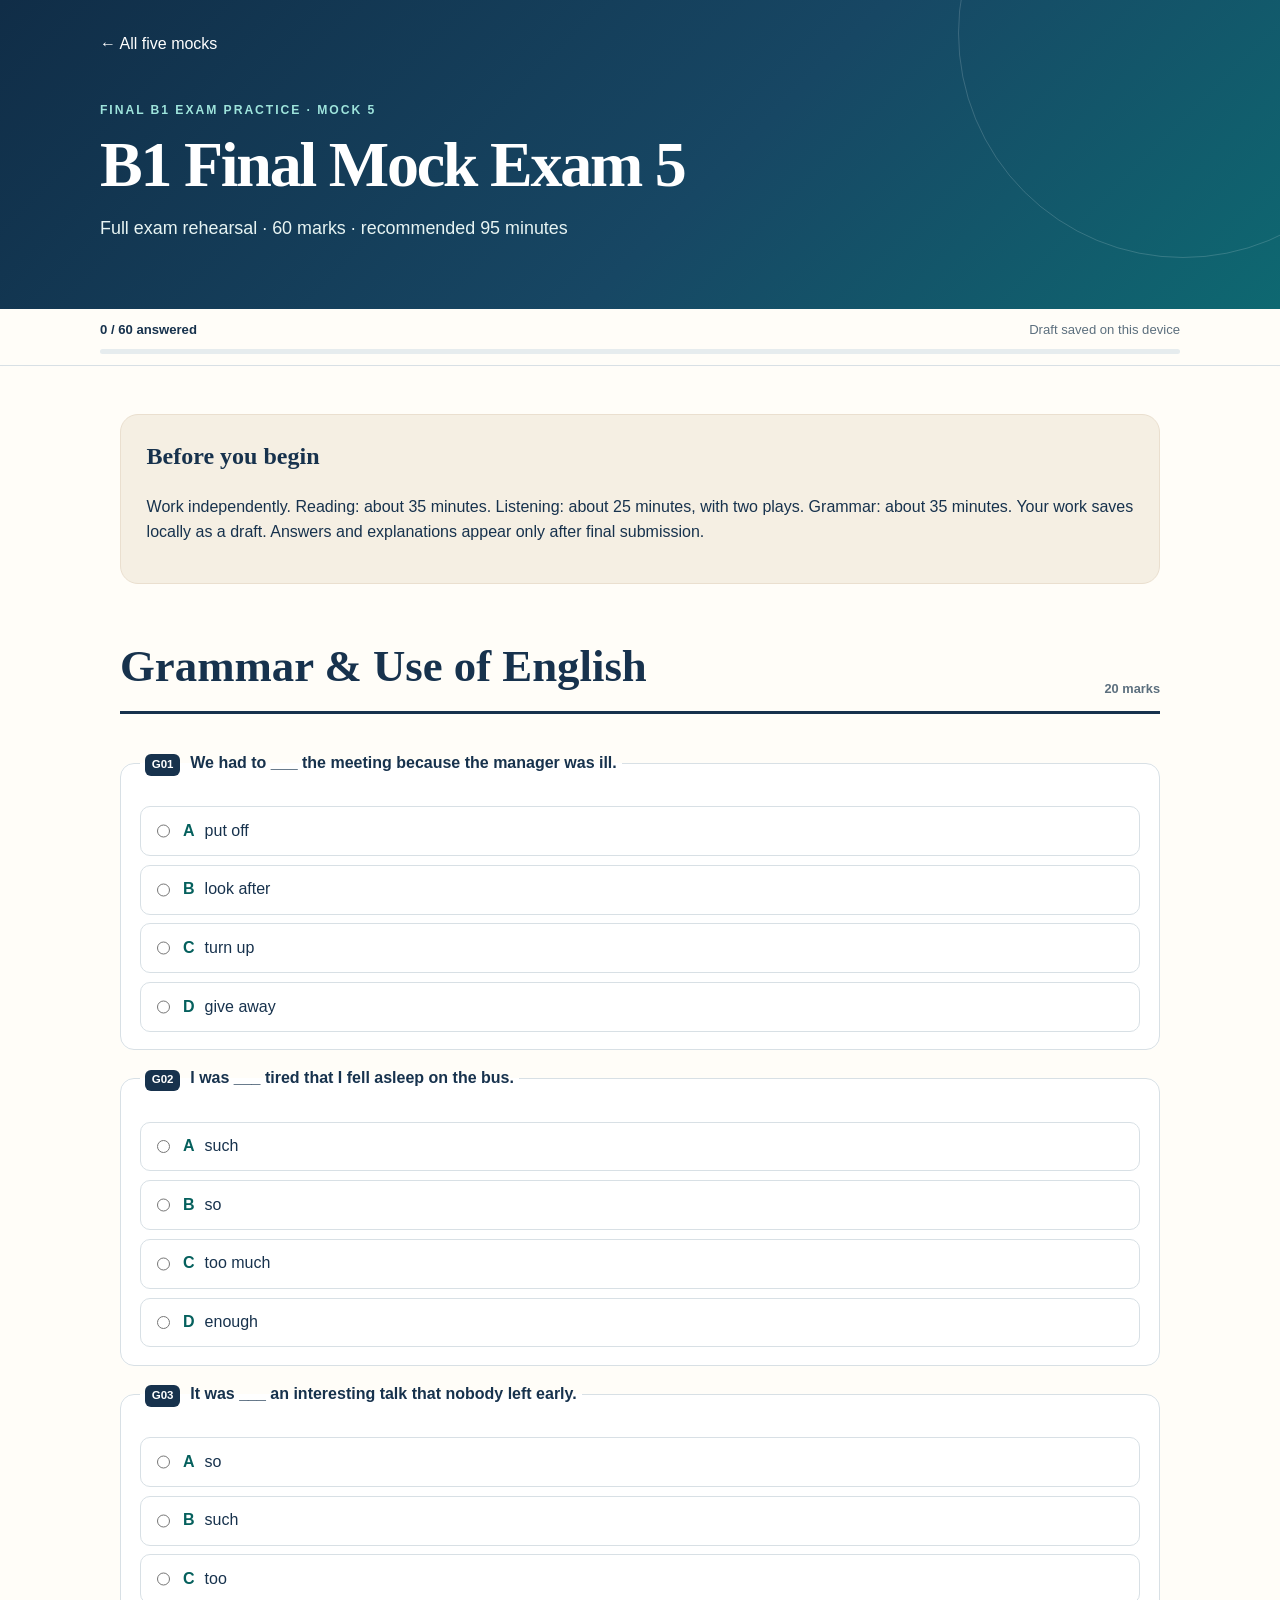
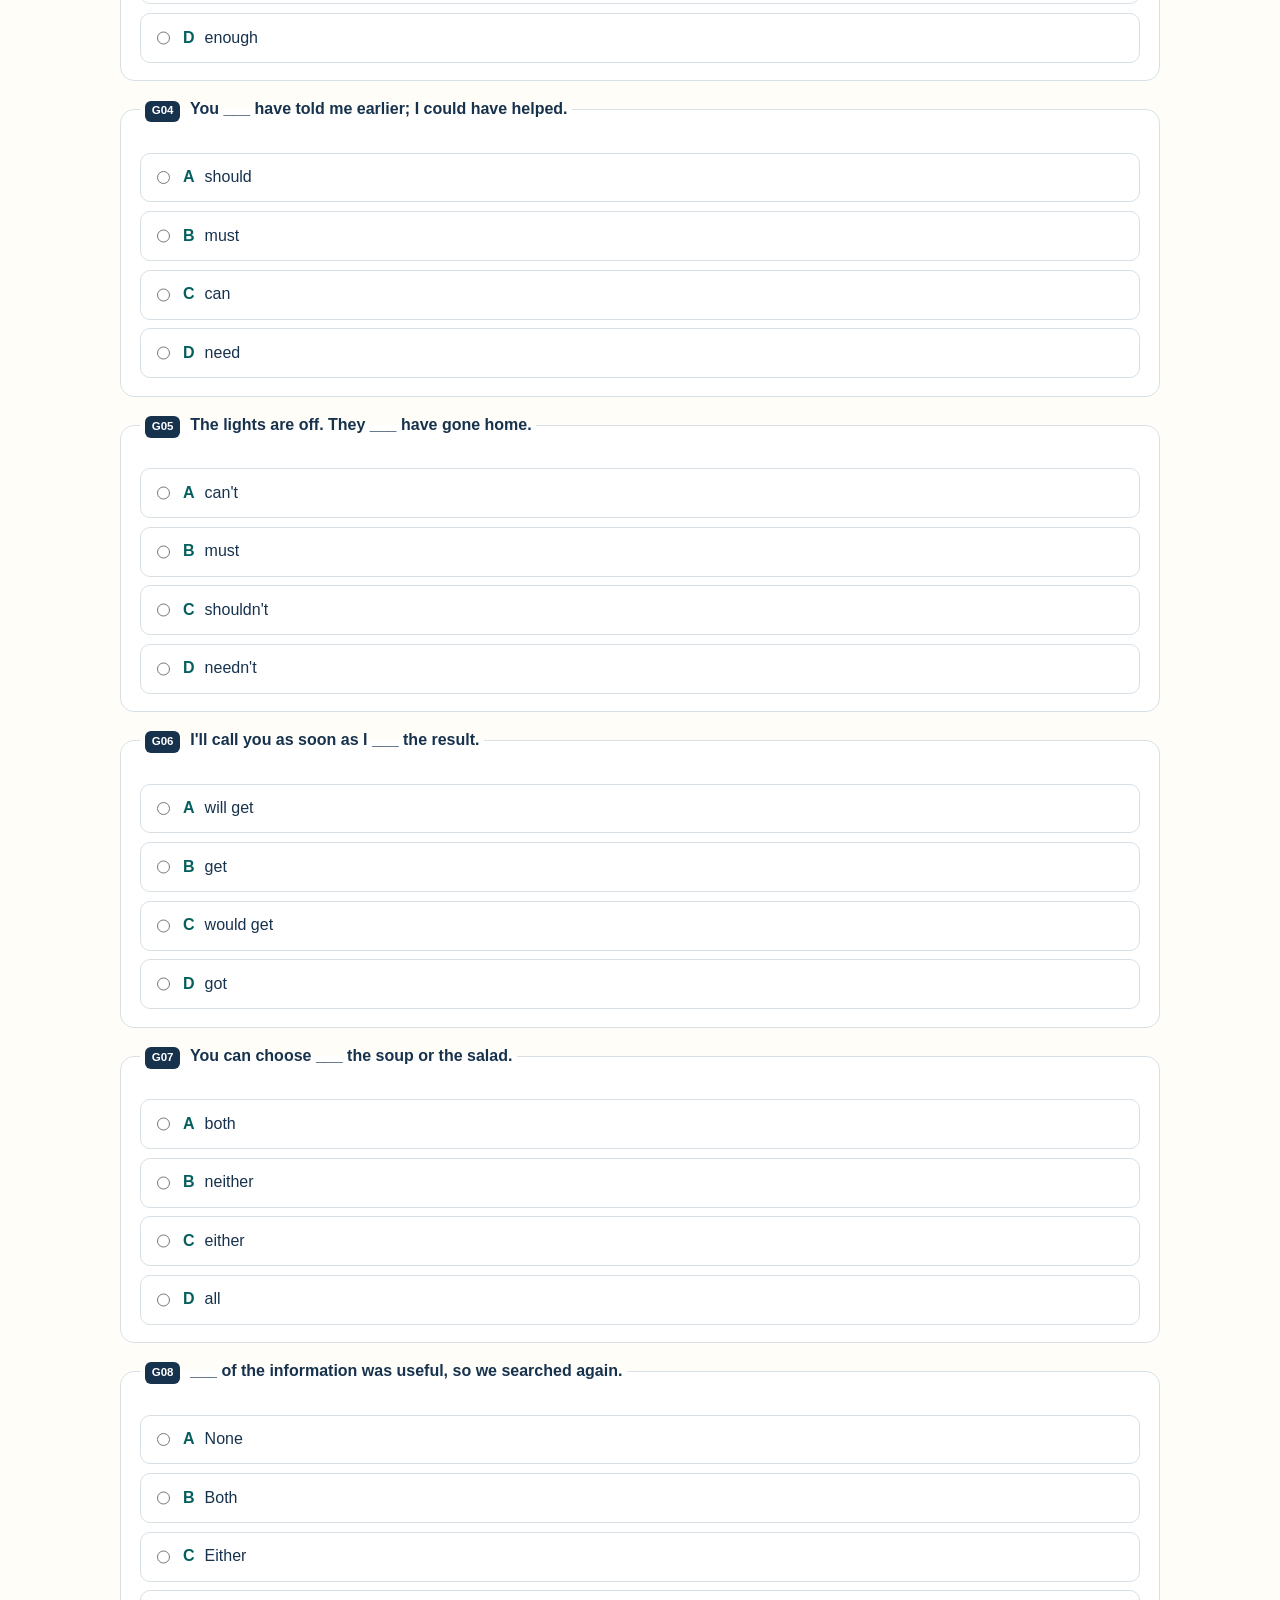
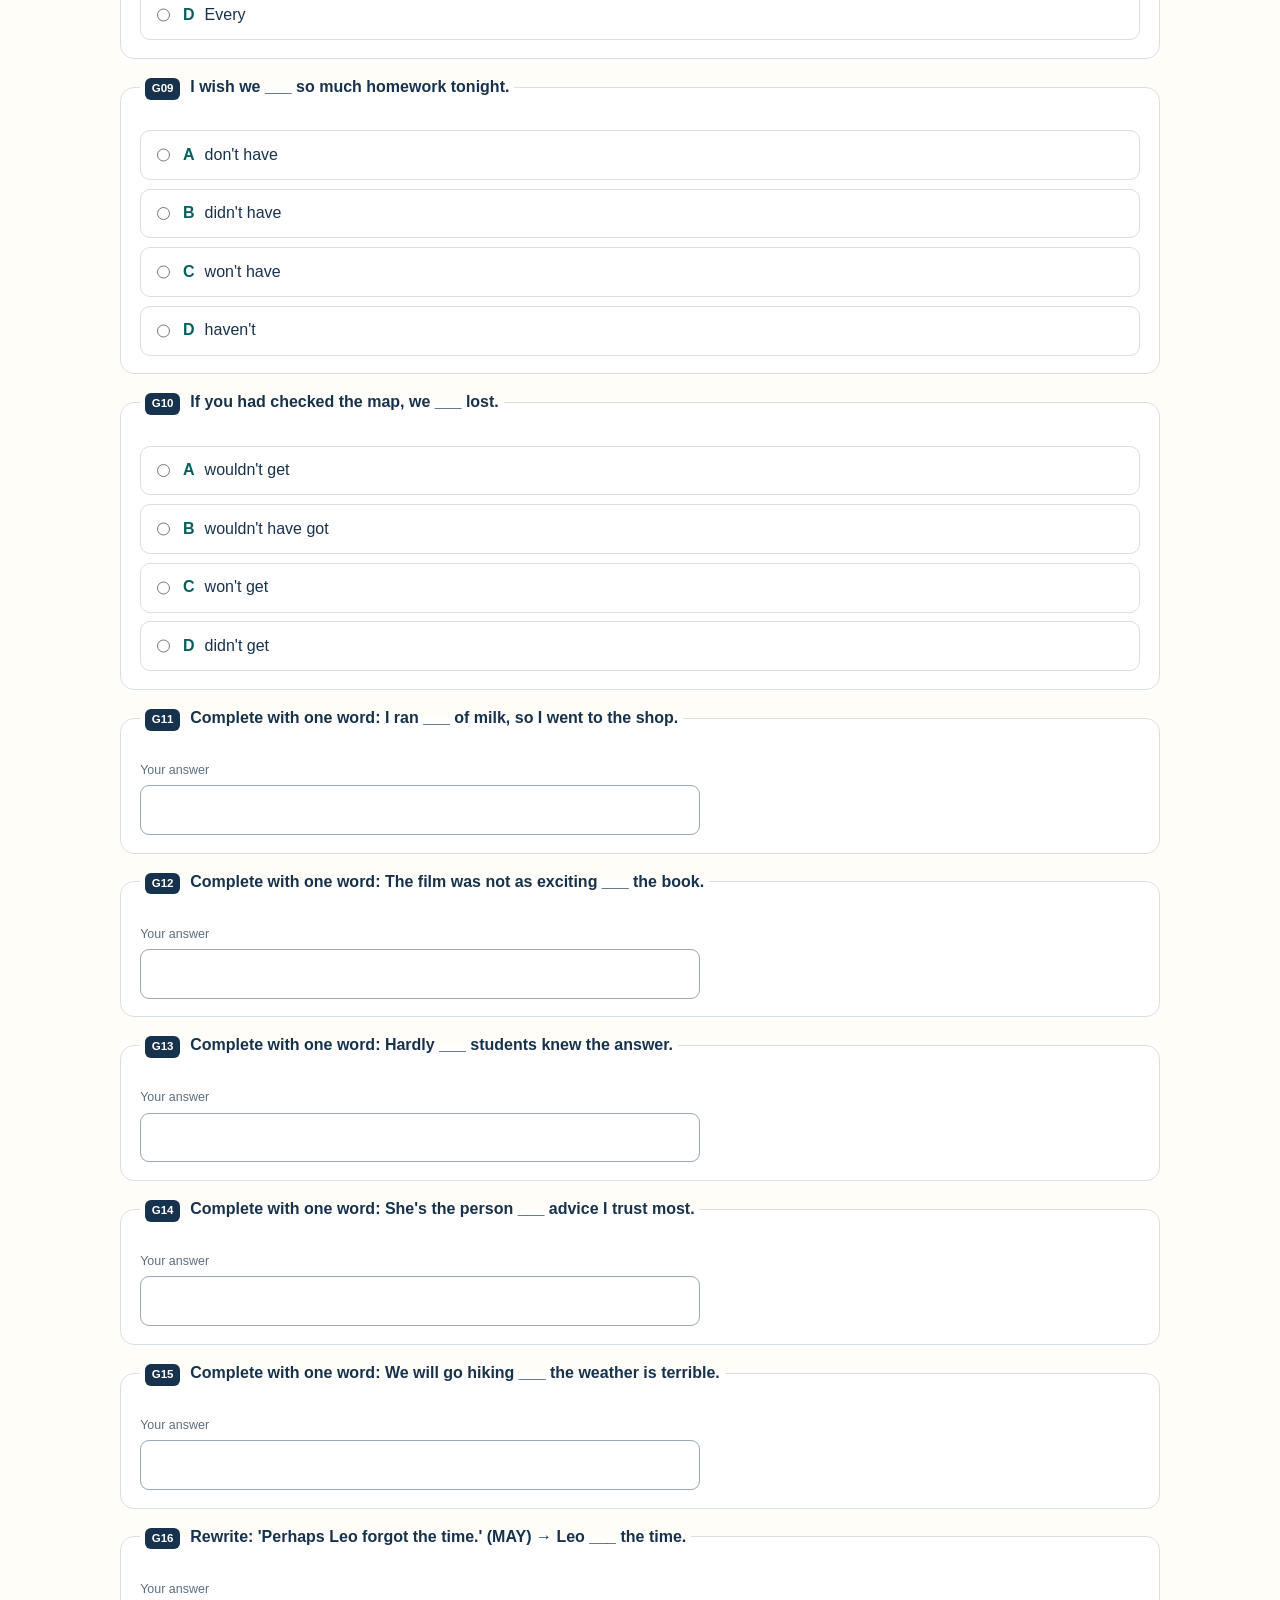
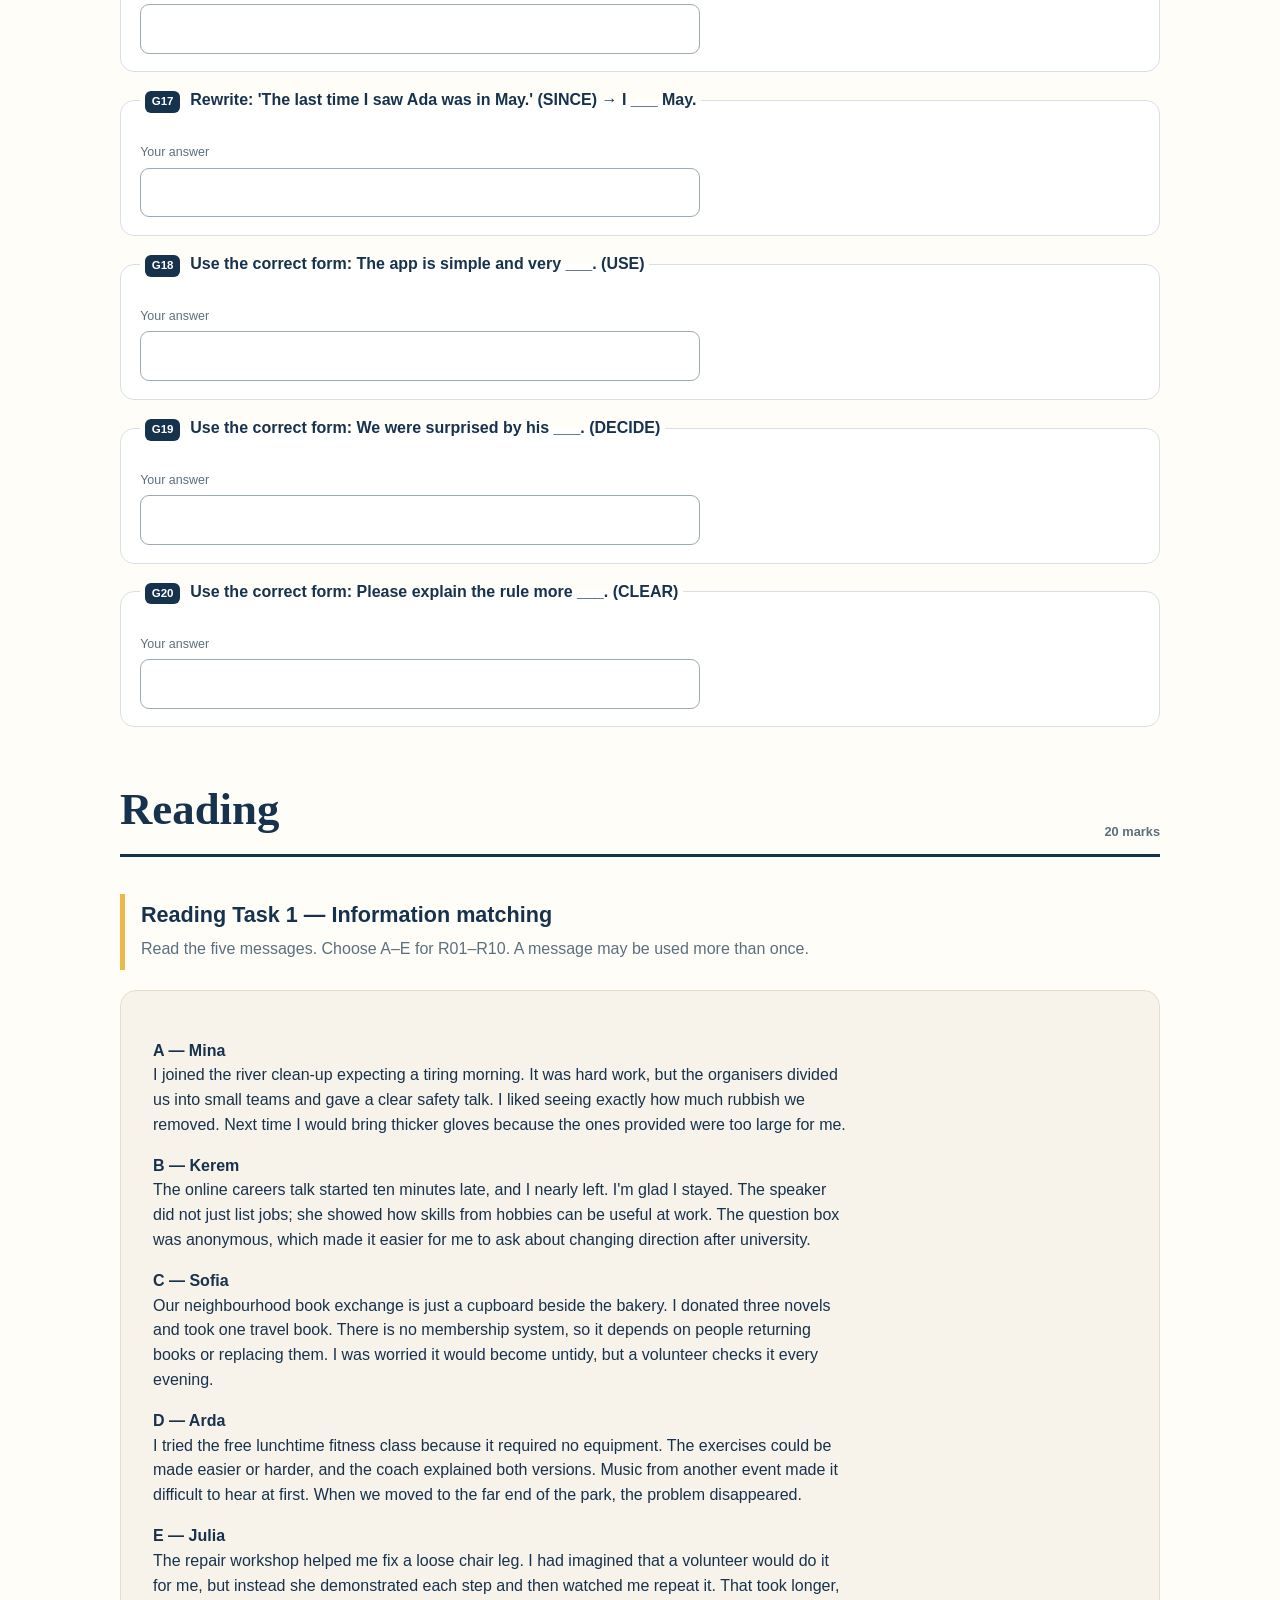
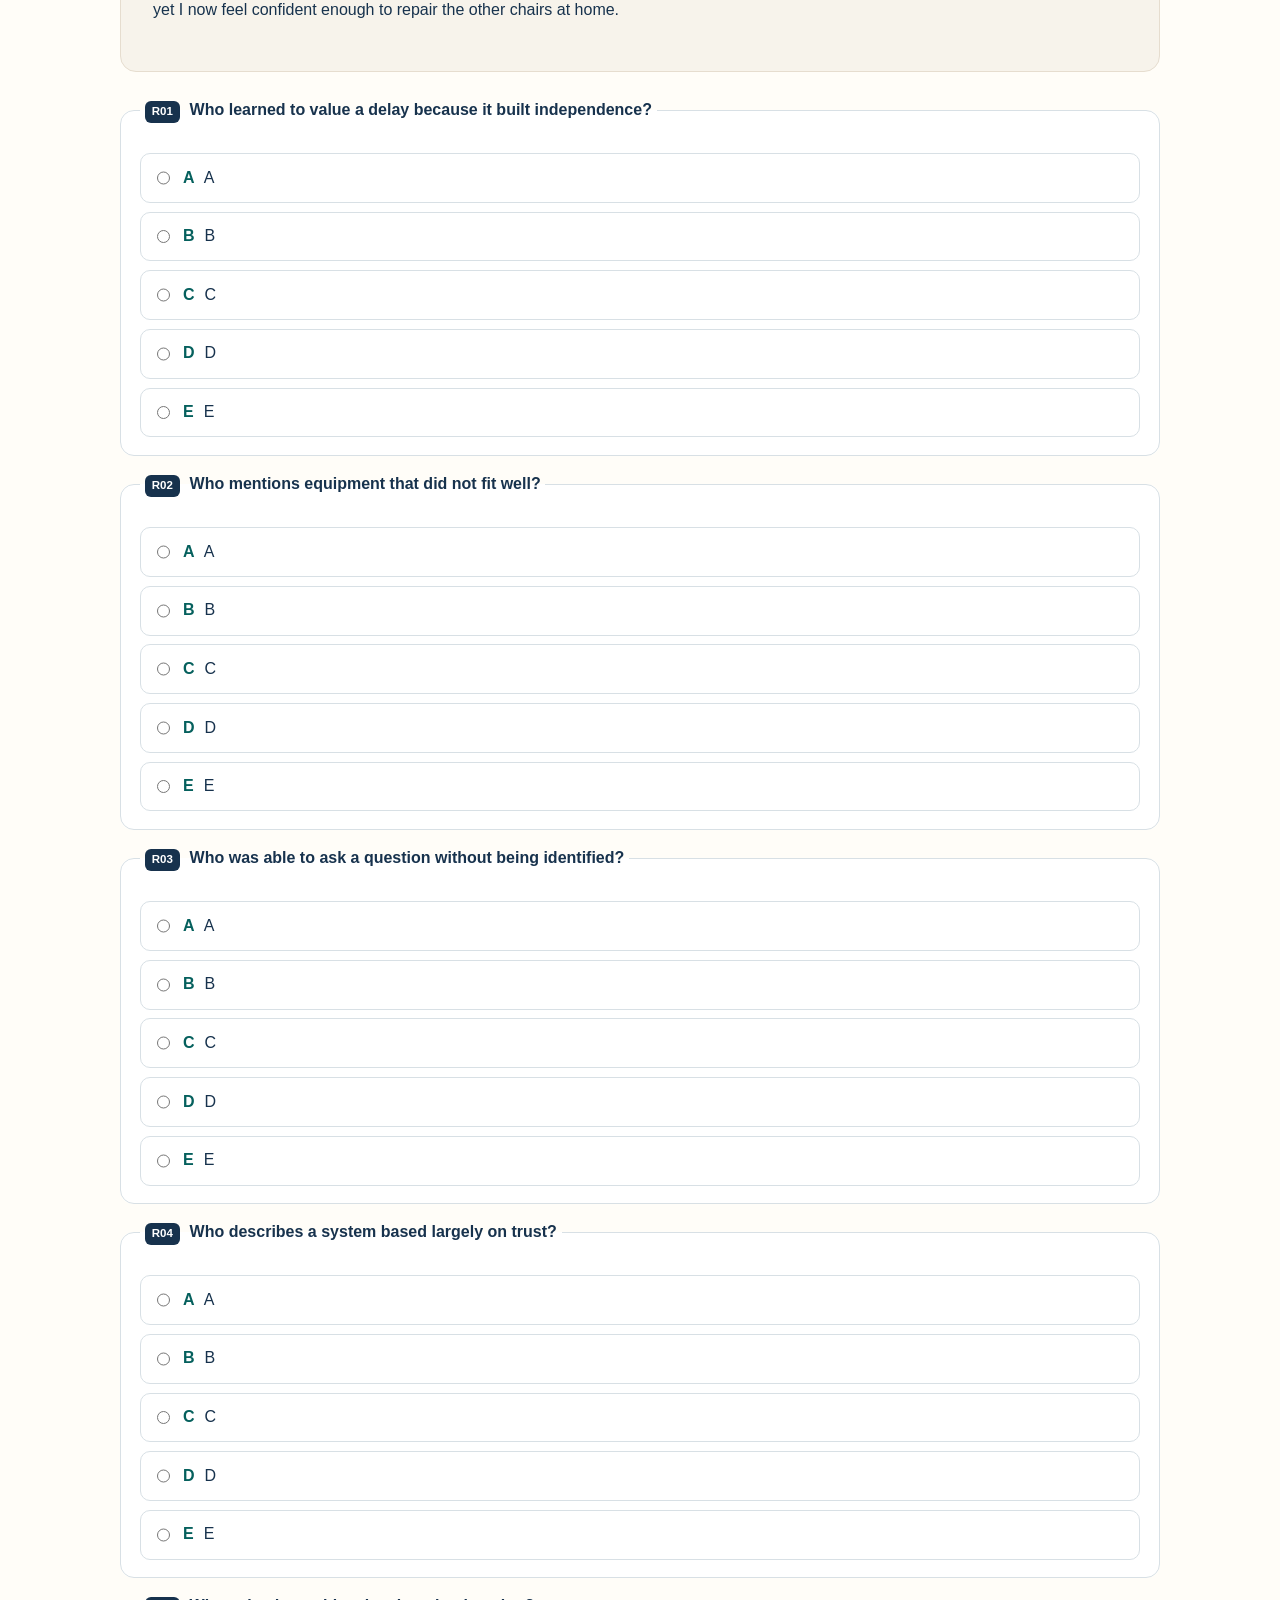
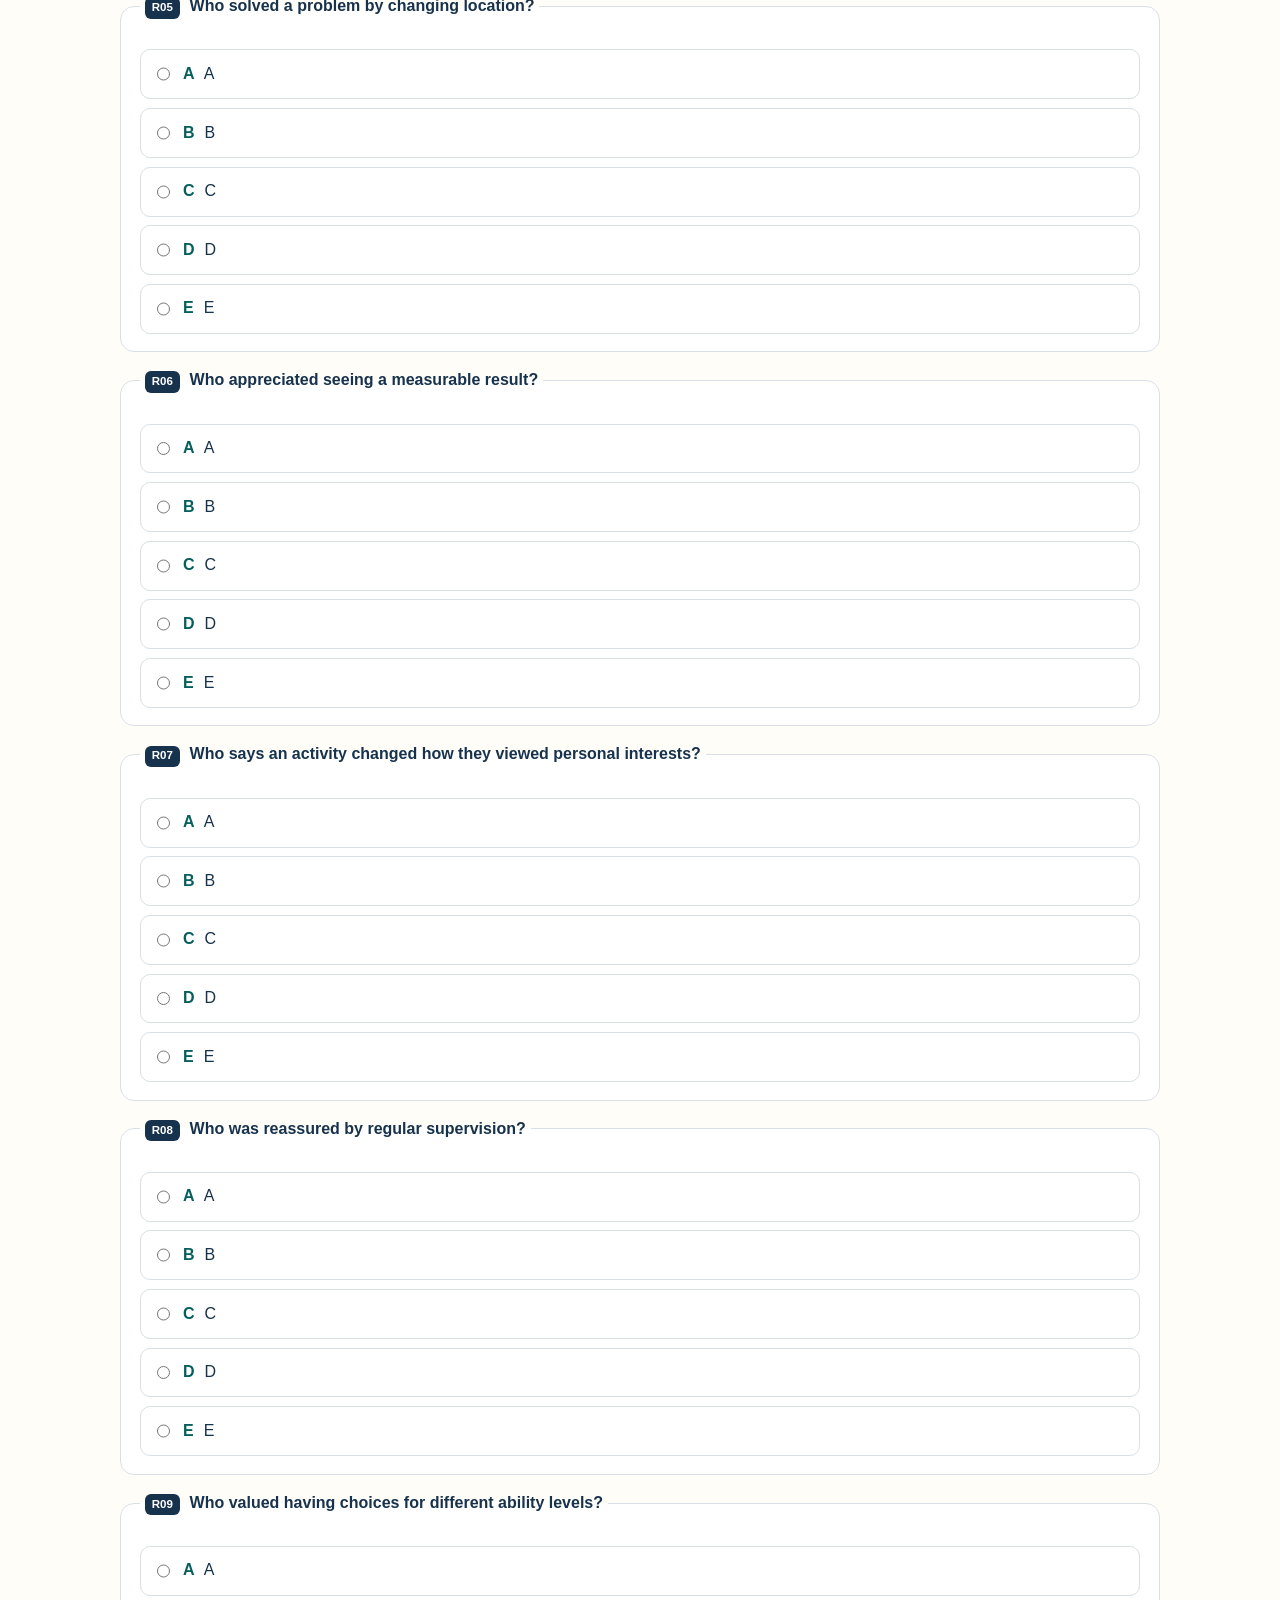
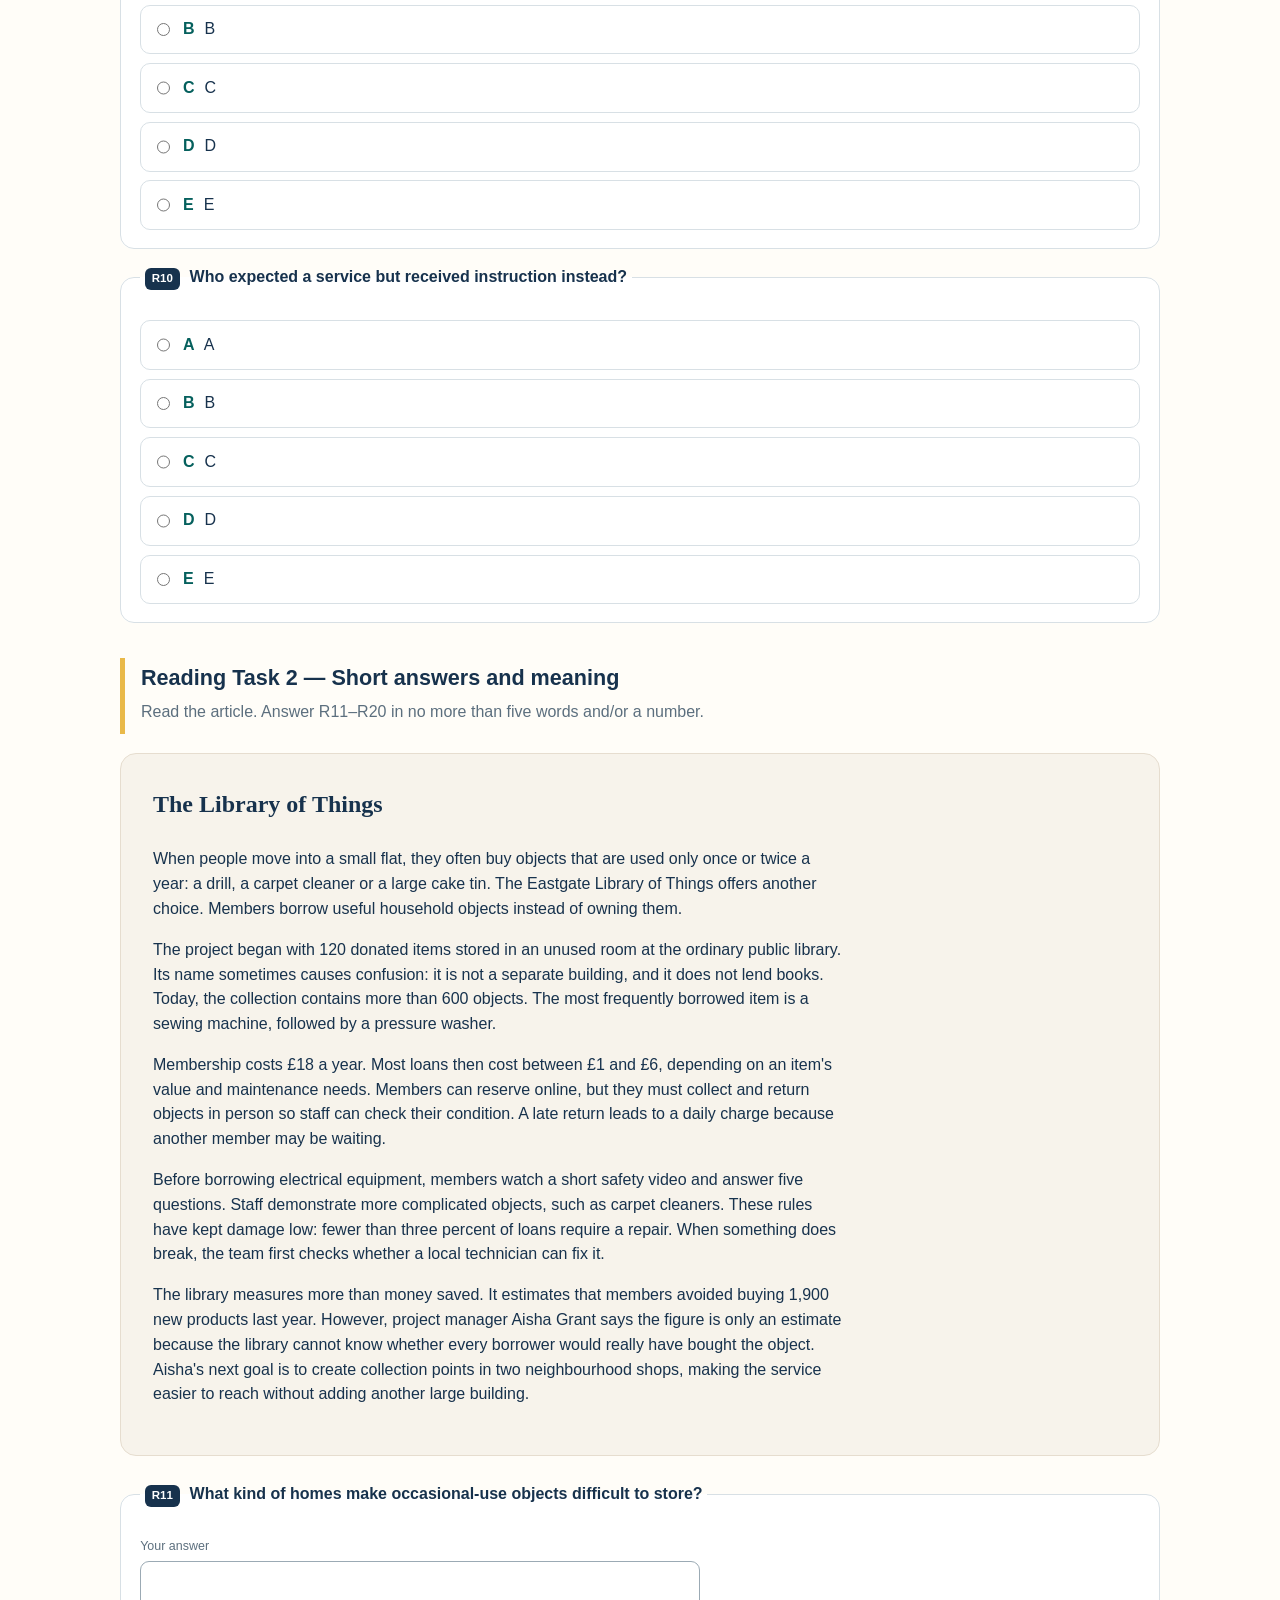
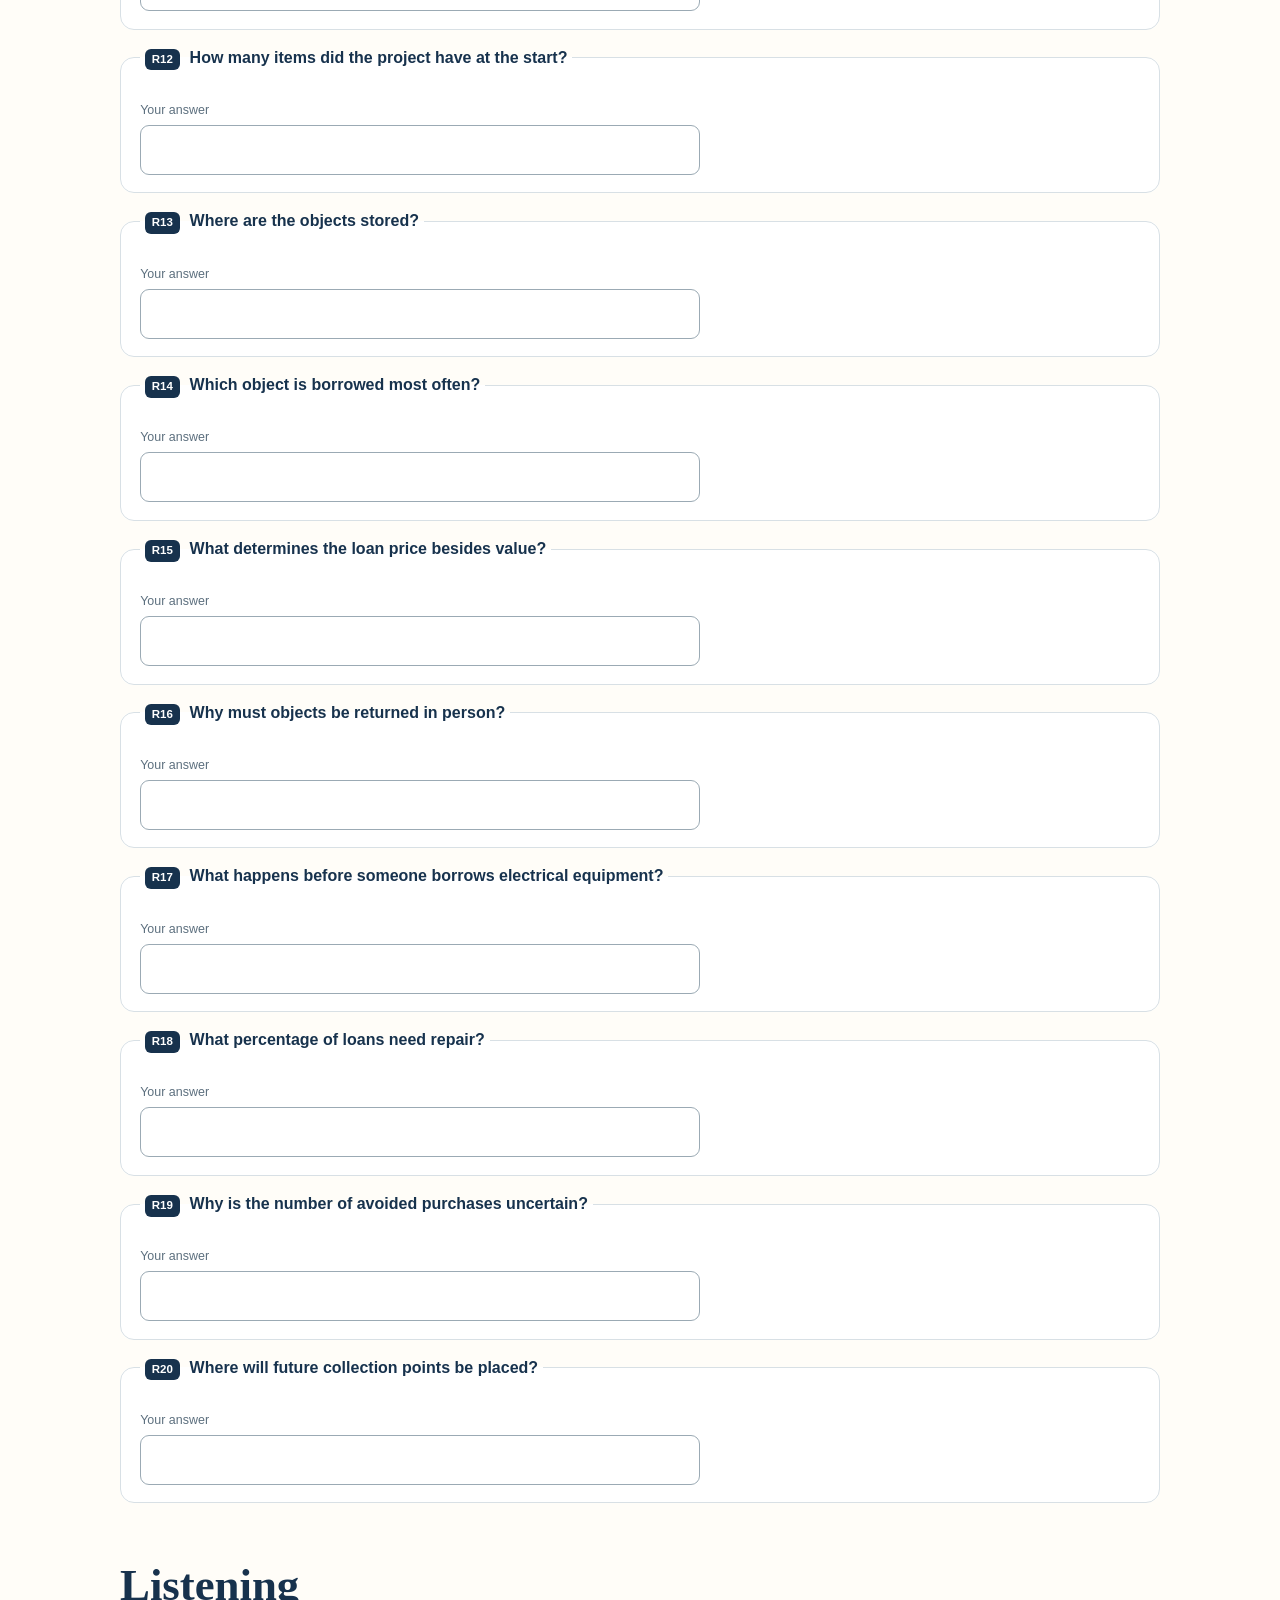
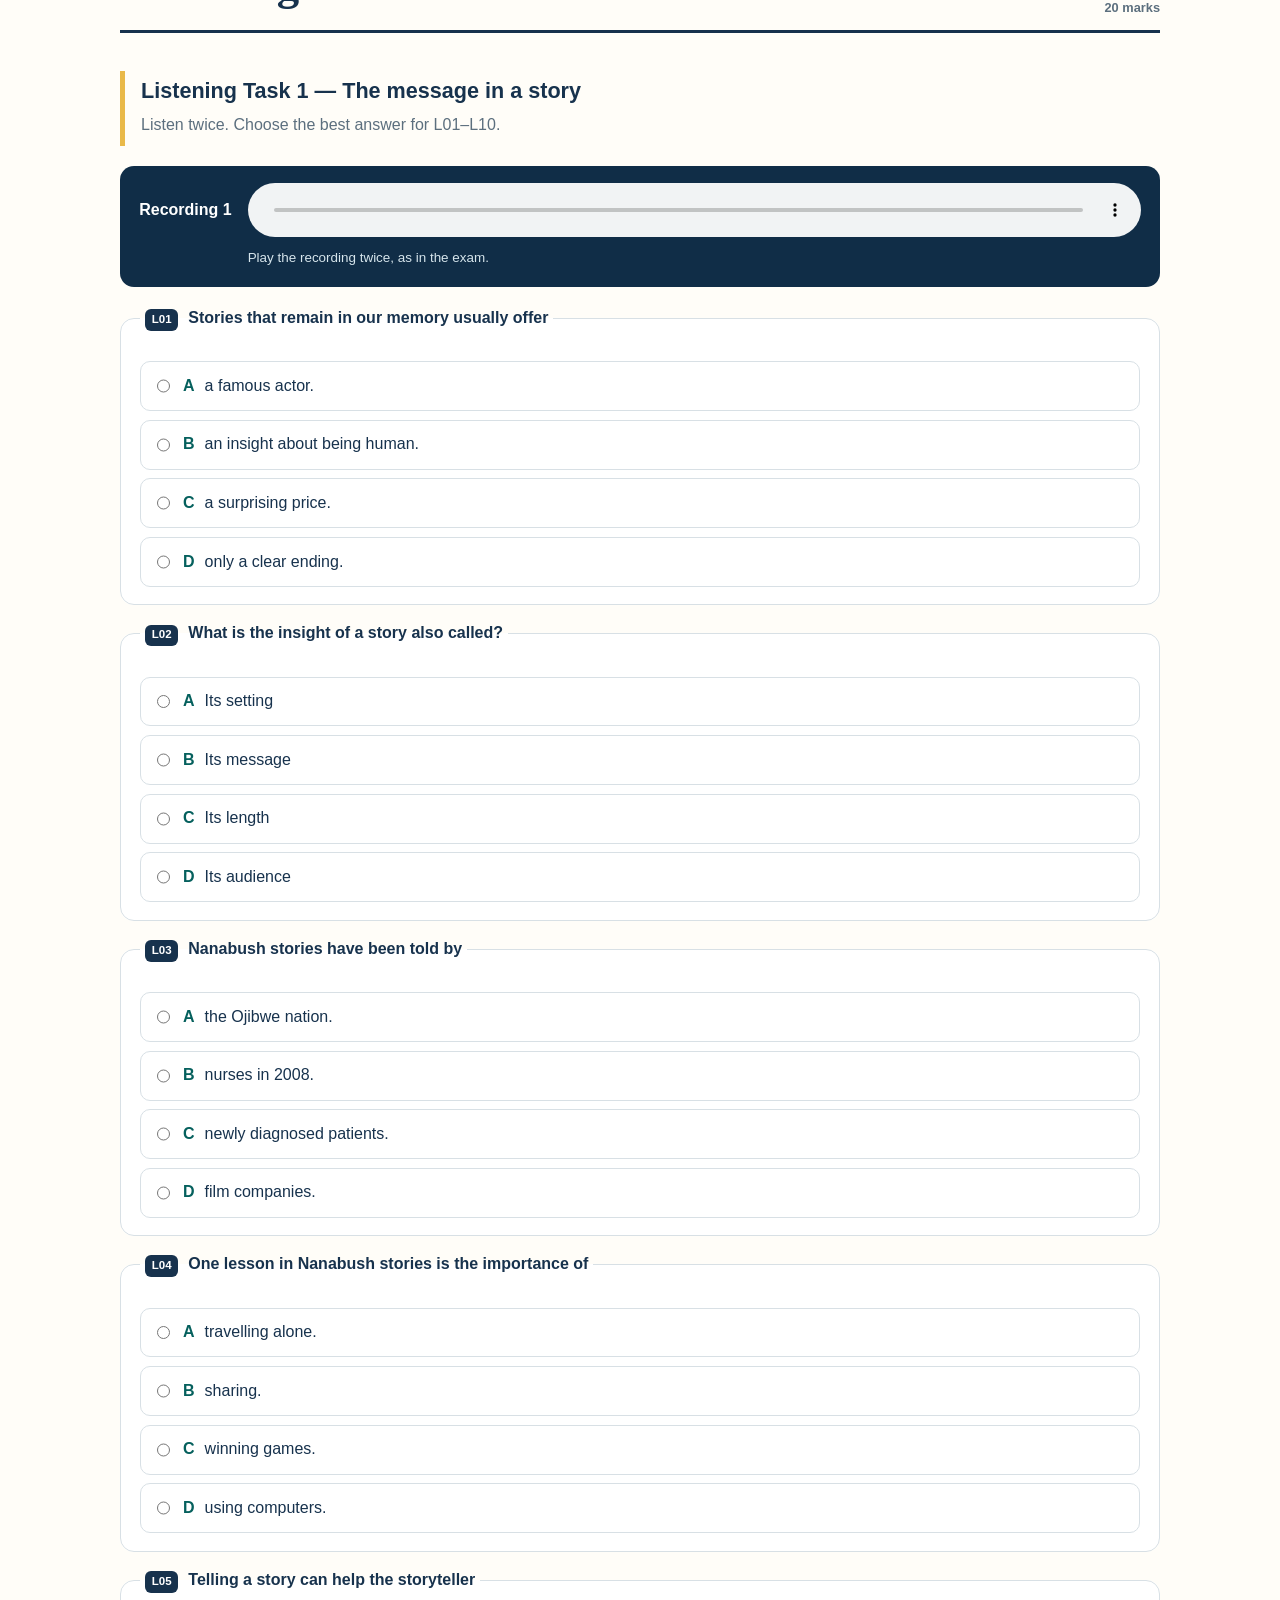
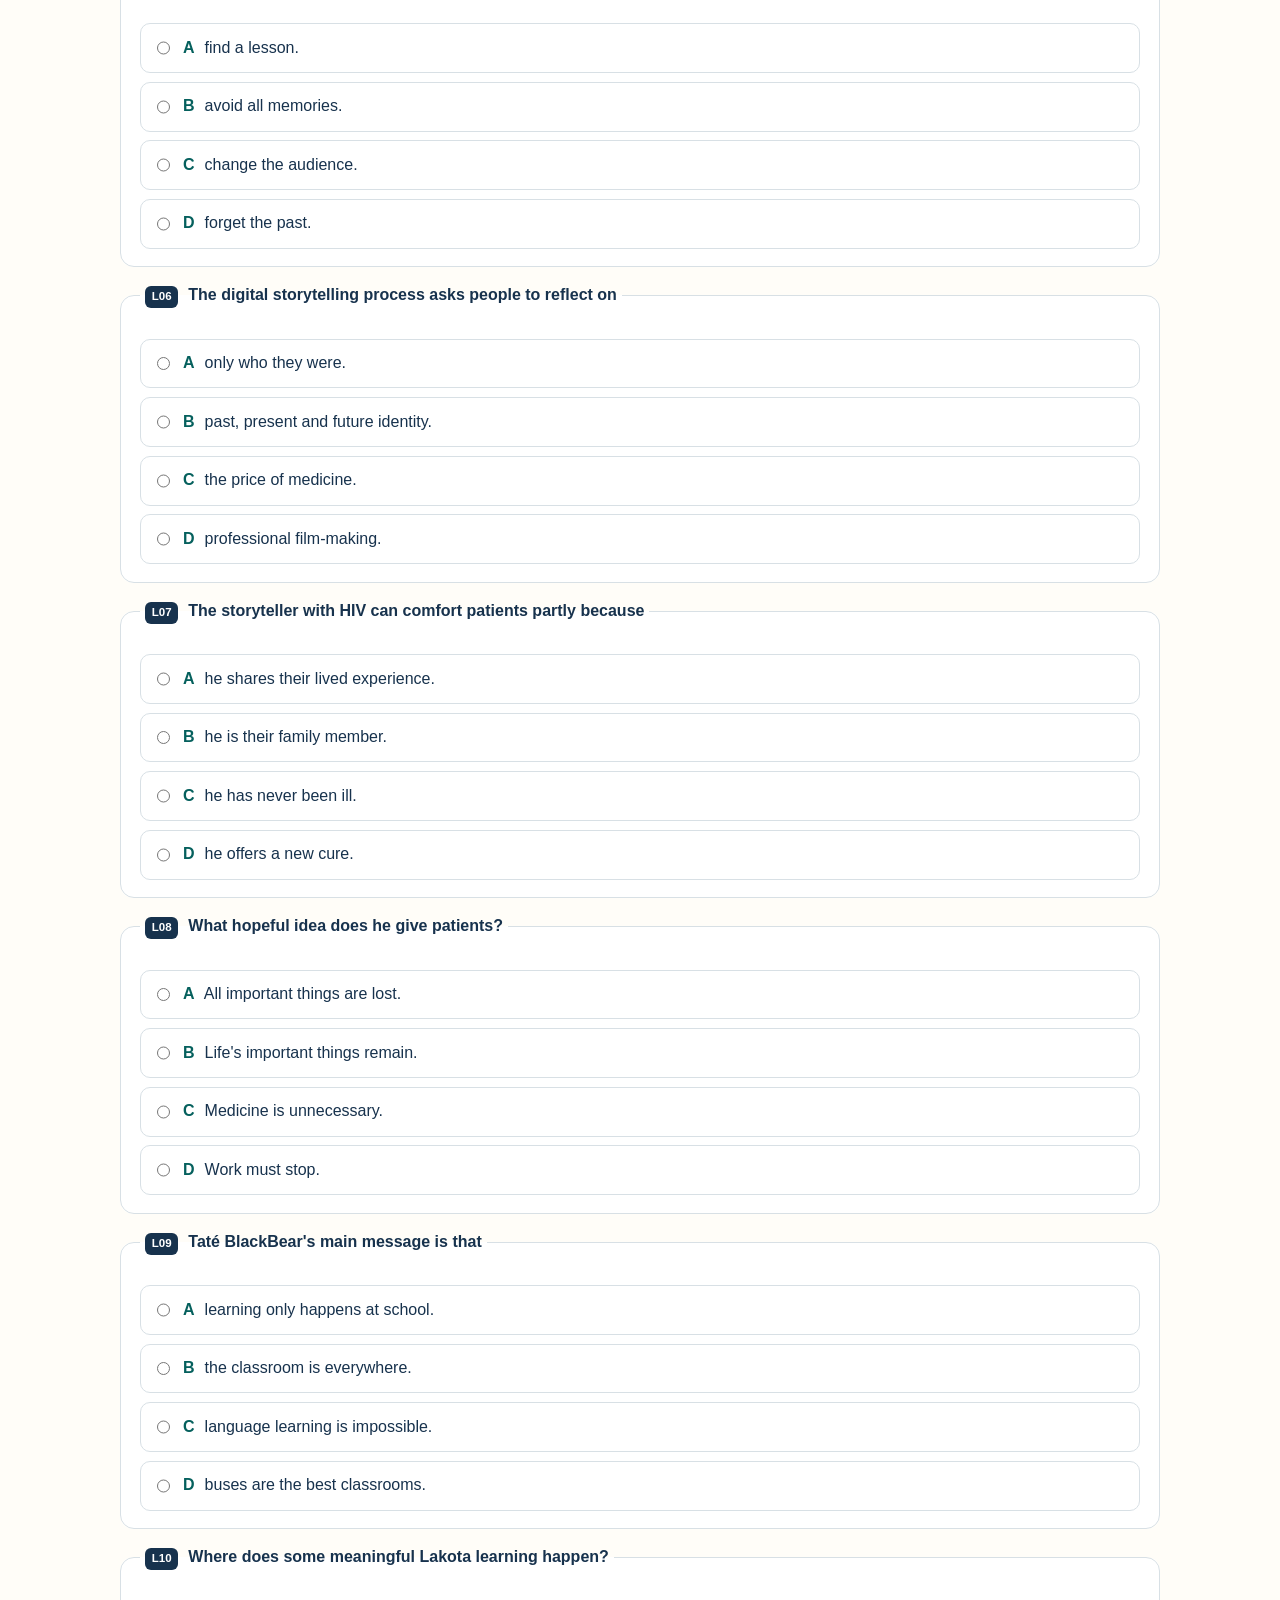
<file: final-mocks/mock-05/index.html>
<!doctype html>
<html lang="en"><head><meta charset="utf-8"><meta name="viewport" content="width=device-width,initial-scale=1">
<meta name="description" content="Original B1 mock exam 5 with grammar, reading and human-recorded listening."><title>B1 Final Mock Exam 5</title>
<link rel="stylesheet" href="../styles.css"></head>
<body><a class="skip-link" href="#exam">Skip to exam</a><header class="hero exam-hero"><a class="back" href="../">← All five mocks</a><p class="eyebrow">FINAL B1 EXAM PRACTICE · MOCK 5</p><h1>B1 Final Mock Exam 5</h1><p>Full exam rehearsal · 60 marks · recommended 95 minutes</p></header>
  <div class="progressbar" aria-live="polite"><div><strong id="progress-count">0 / 60 answered</strong><span id="draft-state">Draft saved on this device</span></div><div class="bar"><span id="progress-fill"></span></div></div>
  <main id="exam"><section class="exam-note"><h2>Before you begin</h2><p>Work independently. Reading: about 35 minutes. Listening: about 25 minutes, with two plays. Grammar: about 35 minutes. Your work saves locally as a draft. Answers and explanations appear only after final submission.</p></section>
  <form id="exam-form" novalidate><section class="exam-section" data-section="Grammar"><h2>Grammar &amp; Use of English <span>20 marks</span></h2><fieldset class="question" data-question="G01"><legend><span>G01</span> We had to ___ the meeting because the manager was ill.</legend><div class="choices"><label><input type="radio" name="G01" value="put off"><span><b>A</b> put off</span></label><label><input type="radio" name="G01" value="look after"><span><b>B</b> look after</span></label><label><input type="radio" name="G01" value="turn up"><span><b>C</b> turn up</span></label><label><input type="radio" name="G01" value="give away"><span><b>D</b> give away</span></label></div><div class="feedback" id="feedback-G01" hidden></div></fieldset><fieldset class="question" data-question="G02"><legend><span>G02</span> I was ___ tired that I fell asleep on the bus.</legend><div class="choices"><label><input type="radio" name="G02" value="such"><span><b>A</b> such</span></label><label><input type="radio" name="G02" value="so"><span><b>B</b> so</span></label><label><input type="radio" name="G02" value="too much"><span><b>C</b> too much</span></label><label><input type="radio" name="G02" value="enough"><span><b>D</b> enough</span></label></div><div class="feedback" id="feedback-G02" hidden></div></fieldset><fieldset class="question" data-question="G03"><legend><span>G03</span> It was ___ an interesting talk that nobody left early.</legend><div class="choices"><label><input type="radio" name="G03" value="so"><span><b>A</b> so</span></label><label><input type="radio" name="G03" value="such"><span><b>B</b> such</span></label><label><input type="radio" name="G03" value="too"><span><b>C</b> too</span></label><label><input type="radio" name="G03" value="enough"><span><b>D</b> enough</span></label></div><div class="feedback" id="feedback-G03" hidden></div></fieldset><fieldset class="question" data-question="G04"><legend><span>G04</span> You ___ have told me earlier; I could have helped.</legend><div class="choices"><label><input type="radio" name="G04" value="should"><span><b>A</b> should</span></label><label><input type="radio" name="G04" value="must"><span><b>B</b> must</span></label><label><input type="radio" name="G04" value="can"><span><b>C</b> can</span></label><label><input type="radio" name="G04" value="need"><span><b>D</b> need</span></label></div><div class="feedback" id="feedback-G04" hidden></div></fieldset><fieldset class="question" data-question="G05"><legend><span>G05</span> The lights are off. They ___ have gone home.</legend><div class="choices"><label><input type="radio" name="G05" value="can&#39;t"><span><b>A</b> can&#39;t</span></label><label><input type="radio" name="G05" value="must"><span><b>B</b> must</span></label><label><input type="radio" name="G05" value="shouldn&#39;t"><span><b>C</b> shouldn&#39;t</span></label><label><input type="radio" name="G05" value="needn&#39;t"><span><b>D</b> needn&#39;t</span></label></div><div class="feedback" id="feedback-G05" hidden></div></fieldset><fieldset class="question" data-question="G06"><legend><span>G06</span> I&#39;ll call you as soon as I ___ the result.</legend><div class="choices"><label><input type="radio" name="G06" value="will get"><span><b>A</b> will get</span></label><label><input type="radio" name="G06" value="get"><span><b>B</b> get</span></label><label><input type="radio" name="G06" value="would get"><span><b>C</b> would get</span></label><label><input type="radio" name="G06" value="got"><span><b>D</b> got</span></label></div><div class="feedback" id="feedback-G06" hidden></div></fieldset><fieldset class="question" data-question="G07"><legend><span>G07</span> You can choose ___ the soup or the salad.</legend><div class="choices"><label><input type="radio" name="G07" value="both"><span><b>A</b> both</span></label><label><input type="radio" name="G07" value="neither"><span><b>B</b> neither</span></label><label><input type="radio" name="G07" value="either"><span><b>C</b> either</span></label><label><input type="radio" name="G07" value="all"><span><b>D</b> all</span></label></div><div class="feedback" id="feedback-G07" hidden></div></fieldset><fieldset class="question" data-question="G08"><legend><span>G08</span> ___ of the information was useful, so we searched again.</legend><div class="choices"><label><input type="radio" name="G08" value="None"><span><b>A</b> None</span></label><label><input type="radio" name="G08" value="Both"><span><b>B</b> Both</span></label><label><input type="radio" name="G08" value="Either"><span><b>C</b> Either</span></label><label><input type="radio" name="G08" value="Every"><span><b>D</b> Every</span></label></div><div class="feedback" id="feedback-G08" hidden></div></fieldset><fieldset class="question" data-question="G09"><legend><span>G09</span> I wish we ___ so much homework tonight.</legend><div class="choices"><label><input type="radio" name="G09" value="don&#39;t have"><span><b>A</b> don&#39;t have</span></label><label><input type="radio" name="G09" value="didn&#39;t have"><span><b>B</b> didn&#39;t have</span></label><label><input type="radio" name="G09" value="won&#39;t have"><span><b>C</b> won&#39;t have</span></label><label><input type="radio" name="G09" value="haven&#39;t"><span><b>D</b> haven&#39;t</span></label></div><div class="feedback" id="feedback-G09" hidden></div></fieldset><fieldset class="question" data-question="G10"><legend><span>G10</span> If you had checked the map, we ___ lost.</legend><div class="choices"><label><input type="radio" name="G10" value="wouldn&#39;t get"><span><b>A</b> wouldn&#39;t get</span></label><label><input type="radio" name="G10" value="wouldn&#39;t have got"><span><b>B</b> wouldn&#39;t have got</span></label><label><input type="radio" name="G10" value="won&#39;t get"><span><b>C</b> won&#39;t get</span></label><label><input type="radio" name="G10" value="didn&#39;t get"><span><b>D</b> didn&#39;t get</span></label></div><div class="feedback" id="feedback-G10" hidden></div></fieldset><fieldset class="question" data-question="G11"><legend><span>G11</span> Complete with one word: I ran ___ of milk, so I went to the shop.</legend><label class="short-answer"><span>Your answer</span><input type="text" name="G11" maxlength="100" autocomplete="off" spellcheck="false"></label><div class="feedback" id="feedback-G11" hidden></div></fieldset><fieldset class="question" data-question="G12"><legend><span>G12</span> Complete with one word: The film was not as exciting ___ the book.</legend><label class="short-answer"><span>Your answer</span><input type="text" name="G12" maxlength="100" autocomplete="off" spellcheck="false"></label><div class="feedback" id="feedback-G12" hidden></div></fieldset><fieldset class="question" data-question="G13"><legend><span>G13</span> Complete with one word: Hardly ___ students knew the answer.</legend><label class="short-answer"><span>Your answer</span><input type="text" name="G13" maxlength="100" autocomplete="off" spellcheck="false"></label><div class="feedback" id="feedback-G13" hidden></div></fieldset><fieldset class="question" data-question="G14"><legend><span>G14</span> Complete with one word: She&#39;s the person ___ advice I trust most.</legend><label class="short-answer"><span>Your answer</span><input type="text" name="G14" maxlength="100" autocomplete="off" spellcheck="false"></label><div class="feedback" id="feedback-G14" hidden></div></fieldset><fieldset class="question" data-question="G15"><legend><span>G15</span> Complete with one word: We will go hiking ___ the weather is terrible.</legend><label class="short-answer"><span>Your answer</span><input type="text" name="G15" maxlength="100" autocomplete="off" spellcheck="false"></label><div class="feedback" id="feedback-G15" hidden></div></fieldset><fieldset class="question" data-question="G16"><legend><span>G16</span> Rewrite: &#39;Perhaps Leo forgot the time.&#39; (MAY) → Leo ___ the time.</legend><label class="short-answer"><span>Your answer</span><input type="text" name="G16" maxlength="100" autocomplete="off" spellcheck="false"></label><div class="feedback" id="feedback-G16" hidden></div></fieldset><fieldset class="question" data-question="G17"><legend><span>G17</span> Rewrite: &#39;The last time I saw Ada was in May.&#39; (SINCE) → I ___ May.</legend><label class="short-answer"><span>Your answer</span><input type="text" name="G17" maxlength="100" autocomplete="off" spellcheck="false"></label><div class="feedback" id="feedback-G17" hidden></div></fieldset><fieldset class="question" data-question="G18"><legend><span>G18</span> Use the correct form: The app is simple and very ___. (USE)</legend><label class="short-answer"><span>Your answer</span><input type="text" name="G18" maxlength="100" autocomplete="off" spellcheck="false"></label><div class="feedback" id="feedback-G18" hidden></div></fieldset><fieldset class="question" data-question="G19"><legend><span>G19</span> Use the correct form: We were surprised by his ___. (DECIDE)</legend><label class="short-answer"><span>Your answer</span><input type="text" name="G19" maxlength="100" autocomplete="off" spellcheck="false"></label><div class="feedback" id="feedback-G19" hidden></div></fieldset><fieldset class="question" data-question="G20"><legend><span>G20</span> Use the correct form: Please explain the rule more ___. (CLEAR)</legend><label class="short-answer"><span>Your answer</span><input type="text" name="G20" maxlength="100" autocomplete="off" spellcheck="false"></label><div class="feedback" id="feedback-G20" hidden></div></fieldset></section><section class="exam-section" data-section="Reading"><h2>Reading <span>20 marks</span></h2><article class="task"><header><h3>Reading Task 1 — Information matching</h3><p>Read the five messages. Choose A–E for R01–R10. A message may be used more than once.</p></header><div class="passage"><p><strong>A — Mina</strong><br>I joined the river clean-up expecting a tiring morning. It was hard work, but the organisers divided us into small teams and gave a clear safety talk. I liked seeing exactly how much rubbish we removed. Next time I would bring thicker gloves because the ones provided were too large for me.</p>
      <p><strong>B — Kerem</strong><br>The online careers talk started ten minutes late, and I nearly left. I'm glad I stayed. The speaker did not just list jobs; she showed how skills from hobbies can be useful at work. The question box was anonymous, which made it easier for me to ask about changing direction after university.</p>
      <p><strong>C — Sofia</strong><br>Our neighbourhood book exchange is just a cupboard beside the bakery. I donated three novels and took one travel book. There is no membership system, so it depends on people returning books or replacing them. I was worried it would become untidy, but a volunteer checks it every evening.</p>
      <p><strong>D — Arda</strong><br>I tried the free lunchtime fitness class because it required no equipment. The exercises could be made easier or harder, and the coach explained both versions. Music from another event made it difficult to hear at first. When we moved to the far end of the park, the problem disappeared.</p>
      <p><strong>E — Julia</strong><br>The repair workshop helped me fix a loose chair leg. I had imagined that a volunteer would do it for me, but instead she demonstrated each step and then watched me repeat it. That took longer, yet I now feel confident enough to repair the other chairs at home.</p></div><fieldset class="question" data-question="R01"><legend><span>R01</span> Who learned to value a delay because it built independence?</legend><div class="choices"><label><input type="radio" name="R01" value="A"><span><b>A</b> A</span></label><label><input type="radio" name="R01" value="B"><span><b>B</b> B</span></label><label><input type="radio" name="R01" value="C"><span><b>C</b> C</span></label><label><input type="radio" name="R01" value="D"><span><b>D</b> D</span></label><label><input type="radio" name="R01" value="E"><span><b>E</b> E</span></label></div><div class="feedback" id="feedback-R01" hidden></div></fieldset><fieldset class="question" data-question="R02"><legend><span>R02</span> Who mentions equipment that did not fit well?</legend><div class="choices"><label><input type="radio" name="R02" value="A"><span><b>A</b> A</span></label><label><input type="radio" name="R02" value="B"><span><b>B</b> B</span></label><label><input type="radio" name="R02" value="C"><span><b>C</b> C</span></label><label><input type="radio" name="R02" value="D"><span><b>D</b> D</span></label><label><input type="radio" name="R02" value="E"><span><b>E</b> E</span></label></div><div class="feedback" id="feedback-R02" hidden></div></fieldset><fieldset class="question" data-question="R03"><legend><span>R03</span> Who was able to ask a question without being identified?</legend><div class="choices"><label><input type="radio" name="R03" value="A"><span><b>A</b> A</span></label><label><input type="radio" name="R03" value="B"><span><b>B</b> B</span></label><label><input type="radio" name="R03" value="C"><span><b>C</b> C</span></label><label><input type="radio" name="R03" value="D"><span><b>D</b> D</span></label><label><input type="radio" name="R03" value="E"><span><b>E</b> E</span></label></div><div class="feedback" id="feedback-R03" hidden></div></fieldset><fieldset class="question" data-question="R04"><legend><span>R04</span> Who describes a system based largely on trust?</legend><div class="choices"><label><input type="radio" name="R04" value="A"><span><b>A</b> A</span></label><label><input type="radio" name="R04" value="B"><span><b>B</b> B</span></label><label><input type="radio" name="R04" value="C"><span><b>C</b> C</span></label><label><input type="radio" name="R04" value="D"><span><b>D</b> D</span></label><label><input type="radio" name="R04" value="E"><span><b>E</b> E</span></label></div><div class="feedback" id="feedback-R04" hidden></div></fieldset><fieldset class="question" data-question="R05"><legend><span>R05</span> Who solved a problem by changing location?</legend><div class="choices"><label><input type="radio" name="R05" value="A"><span><b>A</b> A</span></label><label><input type="radio" name="R05" value="B"><span><b>B</b> B</span></label><label><input type="radio" name="R05" value="C"><span><b>C</b> C</span></label><label><input type="radio" name="R05" value="D"><span><b>D</b> D</span></label><label><input type="radio" name="R05" value="E"><span><b>E</b> E</span></label></div><div class="feedback" id="feedback-R05" hidden></div></fieldset><fieldset class="question" data-question="R06"><legend><span>R06</span> Who appreciated seeing a measurable result?</legend><div class="choices"><label><input type="radio" name="R06" value="A"><span><b>A</b> A</span></label><label><input type="radio" name="R06" value="B"><span><b>B</b> B</span></label><label><input type="radio" name="R06" value="C"><span><b>C</b> C</span></label><label><input type="radio" name="R06" value="D"><span><b>D</b> D</span></label><label><input type="radio" name="R06" value="E"><span><b>E</b> E</span></label></div><div class="feedback" id="feedback-R06" hidden></div></fieldset><fieldset class="question" data-question="R07"><legend><span>R07</span> Who says an activity changed how they viewed personal interests?</legend><div class="choices"><label><input type="radio" name="R07" value="A"><span><b>A</b> A</span></label><label><input type="radio" name="R07" value="B"><span><b>B</b> B</span></label><label><input type="radio" name="R07" value="C"><span><b>C</b> C</span></label><label><input type="radio" name="R07" value="D"><span><b>D</b> D</span></label><label><input type="radio" name="R07" value="E"><span><b>E</b> E</span></label></div><div class="feedback" id="feedback-R07" hidden></div></fieldset><fieldset class="question" data-question="R08"><legend><span>R08</span> Who was reassured by regular supervision?</legend><div class="choices"><label><input type="radio" name="R08" value="A"><span><b>A</b> A</span></label><label><input type="radio" name="R08" value="B"><span><b>B</b> B</span></label><label><input type="radio" name="R08" value="C"><span><b>C</b> C</span></label><label><input type="radio" name="R08" value="D"><span><b>D</b> D</span></label><label><input type="radio" name="R08" value="E"><span><b>E</b> E</span></label></div><div class="feedback" id="feedback-R08" hidden></div></fieldset><fieldset class="question" data-question="R09"><legend><span>R09</span> Who valued having choices for different ability levels?</legend><div class="choices"><label><input type="radio" name="R09" value="A"><span><b>A</b> A</span></label><label><input type="radio" name="R09" value="B"><span><b>B</b> B</span></label><label><input type="radio" name="R09" value="C"><span><b>C</b> C</span></label><label><input type="radio" name="R09" value="D"><span><b>D</b> D</span></label><label><input type="radio" name="R09" value="E"><span><b>E</b> E</span></label></div><div class="feedback" id="feedback-R09" hidden></div></fieldset><fieldset class="question" data-question="R10"><legend><span>R10</span> Who expected a service but received instruction instead?</legend><div class="choices"><label><input type="radio" name="R10" value="A"><span><b>A</b> A</span></label><label><input type="radio" name="R10" value="B"><span><b>B</b> B</span></label><label><input type="radio" name="R10" value="C"><span><b>C</b> C</span></label><label><input type="radio" name="R10" value="D"><span><b>D</b> D</span></label><label><input type="radio" name="R10" value="E"><span><b>E</b> E</span></label></div><div class="feedback" id="feedback-R10" hidden></div></fieldset></article><article class="task"><header><h3>Reading Task 2 — Short answers and meaning</h3><p>Read the article. Answer R11–R20 in no more than five words and/or a number.</p></header><div class="passage"><h3>The Library of Things</h3>
      <p>When people move into a small flat, they often buy objects that are used only once or twice a year: a drill, a carpet cleaner or a large cake tin. The Eastgate Library of Things offers another choice. Members borrow useful household objects instead of owning them.</p>
      <p>The project began with 120 donated items stored in an unused room at the ordinary public library. Its name sometimes causes confusion: it is not a separate building, and it does not lend books. Today, the collection contains more than 600 objects. The most frequently borrowed item is a sewing machine, followed by a pressure washer.</p>
      <p>Membership costs £18 a year. Most loans then cost between £1 and £6, depending on an item's value and maintenance needs. Members can reserve online, but they must collect and return objects in person so staff can check their condition. A late return leads to a daily charge because another member may be waiting.</p>
      <p>Before borrowing electrical equipment, members watch a short safety video and answer five questions. Staff demonstrate more complicated objects, such as carpet cleaners. These rules have kept damage low: fewer than three percent of loans require a repair. When something does break, the team first checks whether a local technician can fix it.</p>
      <p>The library measures more than money saved. It estimates that members avoided buying 1,900 new products last year. However, project manager Aisha Grant says the figure is only an estimate because the library cannot know whether every borrower would really have bought the object. Aisha's next goal is to create collection points in two neighbourhood shops, making the service easier to reach without adding another large building.</p></div><fieldset class="question" data-question="R11"><legend><span>R11</span> What kind of homes make occasional-use objects difficult to store?</legend><label class="short-answer"><span>Your answer</span><input type="text" name="R11" maxlength="100" autocomplete="off" spellcheck="false"></label><div class="feedback" id="feedback-R11" hidden></div></fieldset><fieldset class="question" data-question="R12"><legend><span>R12</span> How many items did the project have at the start?</legend><label class="short-answer"><span>Your answer</span><input type="text" name="R12" maxlength="100" autocomplete="off" spellcheck="false"></label><div class="feedback" id="feedback-R12" hidden></div></fieldset><fieldset class="question" data-question="R13"><legend><span>R13</span> Where are the objects stored?</legend><label class="short-answer"><span>Your answer</span><input type="text" name="R13" maxlength="100" autocomplete="off" spellcheck="false"></label><div class="feedback" id="feedback-R13" hidden></div></fieldset><fieldset class="question" data-question="R14"><legend><span>R14</span> Which object is borrowed most often?</legend><label class="short-answer"><span>Your answer</span><input type="text" name="R14" maxlength="100" autocomplete="off" spellcheck="false"></label><div class="feedback" id="feedback-R14" hidden></div></fieldset><fieldset class="question" data-question="R15"><legend><span>R15</span> What determines the loan price besides value?</legend><label class="short-answer"><span>Your answer</span><input type="text" name="R15" maxlength="100" autocomplete="off" spellcheck="false"></label><div class="feedback" id="feedback-R15" hidden></div></fieldset><fieldset class="question" data-question="R16"><legend><span>R16</span> Why must objects be returned in person?</legend><label class="short-answer"><span>Your answer</span><input type="text" name="R16" maxlength="100" autocomplete="off" spellcheck="false"></label><div class="feedback" id="feedback-R16" hidden></div></fieldset><fieldset class="question" data-question="R17"><legend><span>R17</span> What happens before someone borrows electrical equipment?</legend><label class="short-answer"><span>Your answer</span><input type="text" name="R17" maxlength="100" autocomplete="off" spellcheck="false"></label><div class="feedback" id="feedback-R17" hidden></div></fieldset><fieldset class="question" data-question="R18"><legend><span>R18</span> What percentage of loans need repair?</legend><label class="short-answer"><span>Your answer</span><input type="text" name="R18" maxlength="100" autocomplete="off" spellcheck="false"></label><div class="feedback" id="feedback-R18" hidden></div></fieldset><fieldset class="question" data-question="R19"><legend><span>R19</span> Why is the number of avoided purchases uncertain?</legend><label class="short-answer"><span>Your answer</span><input type="text" name="R19" maxlength="100" autocomplete="off" spellcheck="false"></label><div class="feedback" id="feedback-R19" hidden></div></fieldset><fieldset class="question" data-question="R20"><legend><span>R20</span> Where will future collection points be placed?</legend><label class="short-answer"><span>Your answer</span><input type="text" name="R20" maxlength="100" autocomplete="off" spellcheck="false"></label><div class="feedback" id="feedback-R20" hidden></div></fieldset></article></section><section class="exam-section" data-section="Listening"><h2>Listening <span>20 marks</span></h2><article class="task"><header><h3>Listening Task 1 — The message in a story</h3><p>Listen twice. Choose the best answer for L01–L10.</p></header><div class="audio-card"><span>Recording 1</span><audio controls preload="metadata" src="../audio/mock-5-task-1.m4a">Your browser does not support audio.</audio><p>Play the recording twice, as in the exam.</p></div><fieldset class="question" data-question="L01"><legend><span>L01</span> Stories that remain in our memory usually offer</legend><div class="choices"><label><input type="radio" name="L01" value="a famous actor."><span><b>A</b> a famous actor.</span></label><label><input type="radio" name="L01" value="an insight about being human."><span><b>B</b> an insight about being human.</span></label><label><input type="radio" name="L01" value="a surprising price."><span><b>C</b> a surprising price.</span></label><label><input type="radio" name="L01" value="only a clear ending."><span><b>D</b> only a clear ending.</span></label></div><div class="feedback" id="feedback-L01" hidden></div></fieldset><fieldset class="question" data-question="L02"><legend><span>L02</span> What is the insight of a story also called?</legend><div class="choices"><label><input type="radio" name="L02" value="Its setting"><span><b>A</b> Its setting</span></label><label><input type="radio" name="L02" value="Its message"><span><b>B</b> Its message</span></label><label><input type="radio" name="L02" value="Its length"><span><b>C</b> Its length</span></label><label><input type="radio" name="L02" value="Its audience"><span><b>D</b> Its audience</span></label></div><div class="feedback" id="feedback-L02" hidden></div></fieldset><fieldset class="question" data-question="L03"><legend><span>L03</span> Nanabush stories have been told by</legend><div class="choices"><label><input type="radio" name="L03" value="the Ojibwe nation."><span><b>A</b> the Ojibwe nation.</span></label><label><input type="radio" name="L03" value="nurses in 2008."><span><b>B</b> nurses in 2008.</span></label><label><input type="radio" name="L03" value="newly diagnosed patients."><span><b>C</b> newly diagnosed patients.</span></label><label><input type="radio" name="L03" value="film companies."><span><b>D</b> film companies.</span></label></div><div class="feedback" id="feedback-L03" hidden></div></fieldset><fieldset class="question" data-question="L04"><legend><span>L04</span> One lesson in Nanabush stories is the importance of</legend><div class="choices"><label><input type="radio" name="L04" value="travelling alone."><span><b>A</b> travelling alone.</span></label><label><input type="radio" name="L04" value="sharing."><span><b>B</b> sharing.</span></label><label><input type="radio" name="L04" value="winning games."><span><b>C</b> winning games.</span></label><label><input type="radio" name="L04" value="using computers."><span><b>D</b> using computers.</span></label></div><div class="feedback" id="feedback-L04" hidden></div></fieldset><fieldset class="question" data-question="L05"><legend><span>L05</span> Telling a story can help the storyteller</legend><div class="choices"><label><input type="radio" name="L05" value="find a lesson."><span><b>A</b> find a lesson.</span></label><label><input type="radio" name="L05" value="avoid all memories."><span><b>B</b> avoid all memories.</span></label><label><input type="radio" name="L05" value="change the audience."><span><b>C</b> change the audience.</span></label><label><input type="radio" name="L05" value="forget the past."><span><b>D</b> forget the past.</span></label></div><div class="feedback" id="feedback-L05" hidden></div></fieldset><fieldset class="question" data-question="L06"><legend><span>L06</span> The digital storytelling process asks people to reflect on</legend><div class="choices"><label><input type="radio" name="L06" value="only who they were."><span><b>A</b> only who they were.</span></label><label><input type="radio" name="L06" value="past, present and future identity."><span><b>B</b> past, present and future identity.</span></label><label><input type="radio" name="L06" value="the price of medicine."><span><b>C</b> the price of medicine.</span></label><label><input type="radio" name="L06" value="professional film-making."><span><b>D</b> professional film-making.</span></label></div><div class="feedback" id="feedback-L06" hidden></div></fieldset><fieldset class="question" data-question="L07"><legend><span>L07</span> The storyteller with HIV can comfort patients partly because</legend><div class="choices"><label><input type="radio" name="L07" value="he shares their lived experience."><span><b>A</b> he shares their lived experience.</span></label><label><input type="radio" name="L07" value="he is their family member."><span><b>B</b> he is their family member.</span></label><label><input type="radio" name="L07" value="he has never been ill."><span><b>C</b> he has never been ill.</span></label><label><input type="radio" name="L07" value="he offers a new cure."><span><b>D</b> he offers a new cure.</span></label></div><div class="feedback" id="feedback-L07" hidden></div></fieldset><fieldset class="question" data-question="L08"><legend><span>L08</span> What hopeful idea does he give patients?</legend><div class="choices"><label><input type="radio" name="L08" value="All important things are lost."><span><b>A</b> All important things are lost.</span></label><label><input type="radio" name="L08" value="Life&#39;s important things remain."><span><b>B</b> Life&#39;s important things remain.</span></label><label><input type="radio" name="L08" value="Medicine is unnecessary."><span><b>C</b> Medicine is unnecessary.</span></label><label><input type="radio" name="L08" value="Work must stop."><span><b>D</b> Work must stop.</span></label></div><div class="feedback" id="feedback-L08" hidden></div></fieldset><fieldset class="question" data-question="L09"><legend><span>L09</span> Taté BlackBear&#39;s main message is that</legend><div class="choices"><label><input type="radio" name="L09" value="learning only happens at school."><span><b>A</b> learning only happens at school.</span></label><label><input type="radio" name="L09" value="the classroom is everywhere."><span><b>B</b> the classroom is everywhere.</span></label><label><input type="radio" name="L09" value="language learning is impossible."><span><b>C</b> language learning is impossible.</span></label><label><input type="radio" name="L09" value="buses are the best classrooms."><span><b>D</b> buses are the best classrooms.</span></label></div><div class="feedback" id="feedback-L09" hidden></div></fieldset><fieldset class="question" data-question="L10"><legend><span>L10</span> Where does some meaningful Lakota learning happen?</legend><div class="choices"><label><input type="radio" name="L10" value="Only in a formal class"><span><b>A</b> Only in a formal class</span></label><label><input type="radio" name="L10" value="On a bus and at a kitchen table"><span><b>B</b> On a bus and at a kitchen table</span></label><label><input type="radio" name="L10" value="Inside a film studio"><span><b>C</b> Inside a film studio</span></label><label><input type="radio" name="L10" value="At a hospital"><span><b>D</b> At a hospital</span></label></div><div class="feedback" id="feedback-L10" hidden></div></fieldset><details class="credit"><summary>Recording credit</summary><p><a href="https://opentextbc.ca/abealfreader6/chapter/whatsyourmessage/" target="_blank" rel="noopener">What’s Your Message?</a>, written by Shantel Ivits, narrated by Jacqui Bishop · CC BY 4.0</p></details></article><article class="task"><header><h3>Listening Task 2 — Setting the tone</h3><p>Listen twice. Answer L11–L20 in no more than five words.</p></header><div class="audio-card"><span>Recording 2</span><audio controls preload="metadata" src="../audio/mock-5-task-2.m4a">Your browser does not support audio.</audio><p>Play the recording twice, as in the exam.</p></div><fieldset class="question" data-question="L11"><legend><span>L11</span> What can storytelling reduce between people?</legend><label class="short-answer"><span>Your answer</span><input type="text" name="L11" maxlength="100" autocomplete="off" spellcheck="false"></label><div class="feedback" id="feedback-L11" hidden></div></fieldset><fieldset class="question" data-question="L12"><legend><span>L12</span> What can stories create besides connection?</legend><label class="short-answer"><span>Your answer</span><input type="text" name="L12" maxlength="100" autocomplete="off" spellcheck="false"></label><div class="feedback" id="feedback-L12" hidden></div></fieldset><fieldset class="question" data-question="L13"><legend><span>L13</span> What problem in the world makes this valuable?</legend><label class="short-answer"><span>Your answer</span><input type="text" name="L13" maxlength="100" autocomplete="off" spellcheck="false"></label><div class="feedback" id="feedback-L13" hidden></div></fieldset><fieldset class="question" data-question="L14"><legend><span>L14</span> What happens if emotions are exaggerated?</legend><label class="short-answer"><span>Your answer</span><input type="text" name="L14" maxlength="100" autocomplete="off" spellcheck="false"></label><div class="feedback" id="feedback-L14" hidden></div></fieldset><fieldset class="question" data-question="L15"><legend><span>L15</span> What may need to grow to identify feelings better?</legend><label class="short-answer"><span>Your answer</span><input type="text" name="L15" maxlength="100" autocomplete="off" spellcheck="false"></label><div class="feedback" id="feedback-L15" hidden></div></fieldset><fieldset class="question" data-question="L16"><legend><span>L16</span> What is the overall emotional feeling of a story called?</legend><label class="short-answer"><span>Your answer</span><input type="text" name="L16" maxlength="100" autocomplete="off" spellcheck="false"></label><div class="feedback" id="feedback-L16" hidden></div></fieldset><fieldset class="question" data-question="L17"><legend><span>L17</span> How is the tone of All the Important Things described?</legend><label class="short-answer"><span>Your answer</span><input type="text" name="L17" maxlength="100" autocomplete="off" spellcheck="false"></label><div class="feedback" id="feedback-L17" hidden></div></fieldset><fieldset class="question" data-question="L18"><legend><span>L18</span> Why is that storyteller hopeful?</legend><label class="short-answer"><span>Your answer</span><input type="text" name="L18" maxlength="100" autocomplete="off" spellcheck="false"></label><div class="feedback" id="feedback-L18" hidden></div></fieldset><fieldset class="question" data-question="L19"><legend><span>L19</span> How is the tone of 7th Word described?</legend><label class="short-answer"><span>Your answer</span><input type="text" name="L19" maxlength="100" autocomplete="off" spellcheck="false"></label><div class="feedback" id="feedback-L19" hidden></div></fieldset><fieldset class="question" data-question="L20"><legend><span>L20</span> How is the tone of Go Around described?</legend><label class="short-answer"><span>Your answer</span><input type="text" name="L20" maxlength="100" autocomplete="off" spellcheck="false"></label><div class="feedback" id="feedback-L20" hidden></div></fieldset><details class="credit"><summary>Recording credit</summary><p><a href="https://opentextbc.ca/abealfreader6/chapter/setting-the-tone/" target="_blank" rel="noopener">Setting the Tone</a>, written by Shantel Ivits, narrated by Jacqui Bishop · CC BY 4.0</p></details></article></section>
  <section class="submit-panel"><h2>Final submission</h2><p>Review your work first. After the server confirms the receipt, this attempt is locked and your score and answers are shown.</p><button class="primary" id="submit-open" type="button">Submit this mock exam</button><p class="small" id="submit-status" aria-live="polite"></p></section></form>
  <section id="result-panel" class="result-panel" hidden aria-live="polite"></section></main>
  <dialog id="submit-dialog"><form method="dialog"><h2>Submit and mark this exam?</h2><p id="dialog-summary"></p><p>This is a final submission. The first receipt for this attempt will be kept.</p><div class="dialog-actions"><button value="cancel">Keep checking</button><button class="primary" value="confirm" id="submit-confirm">Submit and show score</button></div></form></dialog>
  <iframe name="receipt-frame" id="receipt-frame" title="Submission receipt" hidden></iframe><form id="receipt-form" target="receipt-frame" method="post" hidden><input name="payload" id="receipt-payload"></form>
  <footer><p>Practice series prepared for the Orchidea B1 course · Published, not yet assigned</p></footer><script id="exam-data" type="application/json">{"id":"orchidea-b1-mock-05-v1","number":5,"title":"B1 Final Mock Exam 5","theme":"Full exam rehearsal","total":60,"grammar":[{"id":"G01","type":"mc","prompt":"We had to ___ the meeting because the manager was ill.","options":["put off","look after","turn up","give away"]},{"id":"G02","type":"mc","prompt":"I was ___ tired that I fell asleep on the bus.","options":["such","so","too much","enough"]},{"id":"G03","type":"mc","prompt":"It was ___ an interesting talk that nobody left early.","options":["so","such","too","enough"]},{"id":"G04","type":"mc","prompt":"You ___ have told me earlier; I could have helped.","options":["should","must","can","need"]},{"id":"G05","type":"mc","prompt":"The lights are off. They ___ have gone home.","options":["can't","must","shouldn't","needn't"]},{"id":"G06","type":"mc","prompt":"I'll call you as soon as I ___ the result.","options":["will get","get","would get","got"]},{"id":"G07","type":"mc","prompt":"You can choose ___ the soup or the salad.","options":["both","neither","either","all"]},{"id":"G08","type":"mc","prompt":"___ of the information was useful, so we searched again.","options":["None","Both","Either","Every"]},{"id":"G09","type":"mc","prompt":"I wish we ___ so much homework tonight.","options":["don't have","didn't have","won't have","haven't"]},{"id":"G10","type":"mc","prompt":"If you had checked the map, we ___ lost.","options":["wouldn't get","wouldn't have got","won't get","didn't get"]},{"id":"G11","type":"text","prompt":"Complete with one word: I ran ___ of milk, so I went to the shop."},{"id":"G12","type":"text","prompt":"Complete with one word: The film was not as exciting ___ the book."},{"id":"G13","type":"text","prompt":"Complete with one word: Hardly ___ students knew the answer."},{"id":"G14","type":"text","prompt":"Complete with one word: She's the person ___ advice I trust most."},{"id":"G15","type":"text","prompt":"Complete with one word: We will go hiking ___ the weather is terrible."},{"id":"G16","type":"text","prompt":"Rewrite: 'Perhaps Leo forgot the time.' (MAY) → Leo ___ the time."},{"id":"G17","type":"text","prompt":"Rewrite: 'The last time I saw Ada was in May.' (SINCE) → I ___ May."},{"id":"G18","type":"text","prompt":"Use the correct form: The app is simple and very ___. (USE)"},{"id":"G19","type":"text","prompt":"Use the correct form: We were surprised by his ___. (DECIDE)"},{"id":"G20","type":"text","prompt":"Use the correct form: Please explain the rule more ___. (CLEAR)"}],"readingTasks":[{"title":"Reading Task 1 — Information matching","instructions":"Read the five messages. Choose A–E for R01–R10. A message may be used more than once.","passage":"\u003cp>\u003cstrong>A — Mina\u003c/strong>\u003cbr>I joined the river clean-up expecting a tiring morning. It was hard work, but the organisers divided us into small teams and gave a clear safety talk. I liked seeing exactly how much rubbish we removed. Next time I would bring thicker gloves because the ones provided were too large for me.\u003c/p>\n      \u003cp>\u003cstrong>B — Kerem\u003c/strong>\u003cbr>The online careers talk started ten minutes late, and I nearly left. I'm glad I stayed. The speaker did not just list jobs; she showed how skills from hobbies can be useful at work. The question box was anonymous, which made it easier for me to ask about changing direction after university.\u003c/p>\n      \u003cp>\u003cstrong>C — Sofia\u003c/strong>\u003cbr>Our neighbourhood book exchange is just a cupboard beside the bakery. I donated three novels and took one travel book. There is no membership system, so it depends on people returning books or replacing them. I was worried it would become untidy, but a volunteer checks it every evening.\u003c/p>\n      \u003cp>\u003cstrong>D — Arda\u003c/strong>\u003cbr>I tried the free lunchtime fitness class because it required no equipment. The exercises could be made easier or harder, and the coach explained both versions. Music from another event made it difficult to hear at first. When we moved to the far end of the park, the problem disappeared.\u003c/p>\n      \u003cp>\u003cstrong>E — Julia\u003c/strong>\u003cbr>The repair workshop helped me fix a loose chair leg. I had imagined that a volunteer would do it for me, but instead she demonstrated each step and then watched me repeat it. That took longer, yet I now feel confident enough to repair the other chairs at home.\u003c/p>","items":[{"id":"R01","type":"mc","prompt":"Who learned to value a delay because it built independence?","options":["A","B","C","D","E"]},{"id":"R02","type":"mc","prompt":"Who mentions equipment that did not fit well?","options":["A","B","C","D","E"]},{"id":"R03","type":"mc","prompt":"Who was able to ask a question without being identified?","options":["A","B","C","D","E"]},{"id":"R04","type":"mc","prompt":"Who describes a system based largely on trust?","options":["A","B","C","D","E"]},{"id":"R05","type":"mc","prompt":"Who solved a problem by changing location?","options":["A","B","C","D","E"]},{"id":"R06","type":"mc","prompt":"Who appreciated seeing a measurable result?","options":["A","B","C","D","E"]},{"id":"R07","type":"mc","prompt":"Who says an activity changed how they viewed personal interests?","options":["A","B","C","D","E"]},{"id":"R08","type":"mc","prompt":"Who was reassured by regular supervision?","options":["A","B","C","D","E"]},{"id":"R09","type":"mc","prompt":"Who valued having choices for different ability levels?","options":["A","B","C","D","E"]},{"id":"R10","type":"mc","prompt":"Who expected a service but received instruction instead?","options":["A","B","C","D","E"]}]},{"title":"Reading Task 2 — Short answers and meaning","instructions":"Read the article. Answer R11–R20 in no more than five words and/or a number.","passage":"\u003ch3>The Library of Things\u003c/h3>\n      \u003cp>When people move into a small flat, they often buy objects that are used only once or twice a year: a drill, a carpet cleaner or a large cake tin. The Eastgate Library of Things offers another choice. Members borrow useful household objects instead of owning them.\u003c/p>\n      \u003cp>The project began with 120 donated items stored in an unused room at the ordinary public library. Its name sometimes causes confusion: it is not a separate building, and it does not lend books. Today, the collection contains more than 600 objects. The most frequently borrowed item is a sewing machine, followed by a pressure washer.\u003c/p>\n      \u003cp>Membership costs £18 a year. Most loans then cost between £1 and £6, depending on an item's value and maintenance needs. Members can reserve online, but they must collect and return objects in person so staff can check their condition. A late return leads to a daily charge because another member may be waiting.\u003c/p>\n      \u003cp>Before borrowing electrical equipment, members watch a short safety video and answer five questions. Staff demonstrate more complicated objects, such as carpet cleaners. These rules have kept damage low: fewer than three percent of loans require a repair. When something does break, the team first checks whether a local technician can fix it.\u003c/p>\n      \u003cp>The library measures more than money saved. It estimates that members avoided buying 1,900 new products last year. However, project manager Aisha Grant says the figure is only an estimate because the library cannot know whether every borrower would really have bought the object. Aisha's next goal is to create collection points in two neighbourhood shops, making the service easier to reach without adding another large building.\u003c/p>","items":[{"id":"R11","type":"text","prompt":"What kind of homes make occasional-use objects difficult to store?"},{"id":"R12","type":"text","prompt":"How many items did the project have at the start?"},{"id":"R13","type":"text","prompt":"Where are the objects stored?"},{"id":"R14","type":"text","prompt":"Which object is borrowed most often?"},{"id":"R15","type":"text","prompt":"What determines the loan price besides value?"},{"id":"R16","type":"text","prompt":"Why must objects be returned in person?"},{"id":"R17","type":"text","prompt":"What happens before someone borrows electrical equipment?"},{"id":"R18","type":"text","prompt":"What percentage of loans need repair?"},{"id":"R19","type":"text","prompt":"Why is the number of avoided purchases uncertain?"},{"id":"R20","type":"text","prompt":"Where will future collection points be placed?"}]}],"listeningTasks":[{"title":"Listening Task 1 — The message in a story","instructions":"Listen twice. Choose the best answer for L01–L10.","audio":"audio/mock-5-task-1.m4a","credit":{"title":"What’s Your Message?","author":"Shantel Ivits","narrator":"Jacqui Bishop","url":"https://opentextbc.ca/abealfreader6/chapter/whatsyourmessage/","licence":"CC BY 4.0"},"items":[{"id":"L01","type":"mc","prompt":"Stories that remain in our memory usually offer","options":["a famous actor.","an insight about being human.","a surprising price.","only a clear ending."]},{"id":"L02","type":"mc","prompt":"What is the insight of a story also called?","options":["Its setting","Its message","Its length","Its audience"]},{"id":"L03","type":"mc","prompt":"Nanabush stories have been told by","options":["the Ojibwe nation.","nurses in 2008.","newly diagnosed patients.","film companies."]},{"id":"L04","type":"mc","prompt":"One lesson in Nanabush stories is the importance of","options":["travelling alone.","sharing.","winning games.","using computers."]},{"id":"L05","type":"mc","prompt":"Telling a story can help the storyteller","options":["find a lesson.","avoid all memories.","change the audience.","forget the past."]},{"id":"L06","type":"mc","prompt":"The digital storytelling process asks people to reflect on","options":["only who they were.","past, present and future identity.","the price of medicine.","professional film-making."]},{"id":"L07","type":"mc","prompt":"The storyteller with HIV can comfort patients partly because","options":["he shares their lived experience.","he is their family member.","he has never been ill.","he offers a new cure."]},{"id":"L08","type":"mc","prompt":"What hopeful idea does he give patients?","options":["All important things are lost.","Life's important things remain.","Medicine is unnecessary.","Work must stop."]},{"id":"L09","type":"mc","prompt":"Taté BlackBear's main message is that","options":["learning only happens at school.","the classroom is everywhere.","language learning is impossible.","buses are the best classrooms."]},{"id":"L10","type":"mc","prompt":"Where does some meaningful Lakota learning happen?","options":["Only in a formal class","On a bus and at a kitchen table","Inside a film studio","At a hospital"]}]},{"title":"Listening Task 2 — Setting the tone","instructions":"Listen twice. Answer L11–L20 in no more than five words.","audio":"audio/mock-5-task-2.m4a","credit":{"title":"Setting the Tone","author":"Shantel Ivits","narrator":"Jacqui Bishop","url":"https://opentextbc.ca/abealfreader6/chapter/setting-the-tone/","licence":"CC BY 4.0"},"items":[{"id":"L11","type":"text","prompt":"What can storytelling reduce between people?"},{"id":"L12","type":"text","prompt":"What can stories create besides connection?"},{"id":"L13","type":"text","prompt":"What problem in the world makes this valuable?"},{"id":"L14","type":"text","prompt":"What happens if emotions are exaggerated?"},{"id":"L15","type":"text","prompt":"What may need to grow to identify feelings better?"},{"id":"L16","type":"text","prompt":"What is the overall emotional feeling of a story called?"},{"id":"L17","type":"text","prompt":"How is the tone of All the Important Things described?"},{"id":"L18","type":"text","prompt":"Why is that storyteller hopeful?"},{"id":"L19","type":"text","prompt":"How is the tone of 7th Word described?"},{"id":"L20","type":"text","prompt":"How is the tone of Go Around described?"}]}]}</script><script src="../config.js"></script><script src="../exam.js" data-page="exam"></script></body></html>
</file>
<file: final-mocks/styles.css>
:root{--ink:#17324d;--muted:#5c6f7e;--paper:#fffdf8;--cream:#f5efe3;--line:#d8e0e5;--teal:#087f7a;--teal-dark:#05605d;--gold:#e9b949;--good:#177245;--bad:#b33a3a;--shadow:0 14px 35px rgba(23,50,77,.09);font-family:Inter,ui-sans-serif,-apple-system,BlinkMacSystemFont,"Segoe UI",sans-serif;color:var(--ink);background:var(--cream);line-height:1.55}*{box-sizing:border-box}body{margin:0;background:var(--paper)}a{color:var(--teal-dark)}button,input{font:inherit}.skip-link{position:absolute;left:-9999px;top:1rem;background:#fff;padding:.75rem 1rem;z-index:20}.skip-link:focus{left:1rem}.hero{padding:clamp(3.5rem,8vw,7rem) max(1.25rem,calc((100vw - 1080px)/2));background:linear-gradient(135deg,#102d47 0%,#174764 56%,#087f7a 130%);color:white;position:relative;overflow:hidden}.hero:after{content:"";position:absolute;width:28rem;height:28rem;border:1px solid rgba(255,255,255,.16);border-radius:50%;right:-8rem;top:-12rem}.hero h1{font-family:Georgia,serif;font-size:clamp(2.4rem,6vw,4.9rem);line-height:1.02;max-width:800px;margin:.55rem 0 1rem;letter-spacing:-.035em}.hero>p:not(.eyebrow){max-width:720px;font-size:1.12rem;color:#e7f4f3}.eyebrow{font-weight:800;letter-spacing:.16em;font-size:.76rem;color:#9ee4dc}.summary-grid{display:flex;gap:1rem;flex-wrap:wrap;margin-top:2.2rem}.summary-grid div{min-width:130px;padding:1rem 1.2rem;border:1px solid rgba(255,255,255,.25);border-radius:14px;background:rgba(255,255,255,.08)}.summary-grid strong{display:block;font-size:1.7rem}.summary-grid span{font-size:.86rem;color:#d7efed}.exam-hero{padding-top:2rem;padding-bottom:3rem}.exam-hero h1{font-size:clamp(2.3rem,5vw,4rem)}.back{display:inline-block;color:white;text-decoration:none;margin-bottom:2rem}.back:hover{text-decoration:underline}main{max-width:1080px;margin:auto;padding:3rem 1.25rem 5rem}.how,.scope,.exam-note{background:var(--cream);border:1px solid #eadfcf;border-radius:18px;padding:1.4rem 1.6rem;margin-bottom:2rem}.how h2,.scope h2,.exam-note h2{margin-top:0;font-family:Georgia,serif}.how ol{padding-left:1.2rem;margin-bottom:0}.mock-grid{display:grid;grid-template-columns:repeat(auto-fit,minmax(250px,1fr));gap:1rem;margin:2rem 0}.mock-card{border:1px solid var(--line);border-radius:18px;padding:1.4rem;background:white;box-shadow:var(--shadow);display:flex;flex-direction:column;min-height:250px}.mock-card>div{display:flex;justify-content:space-between;gap:1rem;font-size:.75rem;font-weight:800;letter-spacing:.08em;color:var(--muted)}.mock-card h2{font-family:Georgia,serif;font-size:1.55rem;margin:2rem 0 .4rem}.mock-card p{color:var(--muted);margin:0 0 1.4rem}.mock-card .primary{margin-top:auto;text-align:center}.status{color:var(--teal-dark);letter-spacing:0;text-transform:none}.primary{display:inline-block;border:0;border-radius:10px;padding:.8rem 1.15rem;background:var(--teal);color:white;text-decoration:none;font-weight:800;cursor:pointer;box-shadow:0 6px 16px rgba(8,127,122,.2)}.primary:hover{background:var(--teal-dark)}.primary:focus-visible,button:focus-visible,input:focus-visible,a:focus-visible{outline:3px solid var(--gold);outline-offset:3px}.progressbar{position:sticky;top:0;z-index:10;background:rgba(255,253,248,.96);border-bottom:1px solid var(--line);padding:.7rem max(1.25rem,calc((100vw - 1080px)/2));backdrop-filter:blur(10px)}.progressbar>div:first-child{display:flex;justify-content:space-between;gap:1rem;font-size:.82rem}.progressbar span{color:var(--muted)}.bar{height:5px;background:#e6ecee;border-radius:10px;margin-top:.55rem;overflow:hidden}.bar span{display:block;background:var(--teal);height:100%;width:0;transition:width .2s}.exam-section{margin-top:3rem}.exam-section>h2{font-family:Georgia,serif;font-size:clamp(2rem,4vw,2.8rem);border-bottom:3px solid var(--ink);padding-bottom:.6rem;display:flex;justify-content:space-between;gap:1rem}.exam-section>h2 span{font:700 .8rem Inter,sans-serif;color:var(--muted);align-self:end;padding-bottom:.35rem}.task{margin-top:2.2rem}.task>header{border-left:5px solid var(--gold);padding:.2rem 1rem}.task>header h3{margin:0;font-size:1.35rem}.task>header p{margin:.35rem 0;color:var(--muted)}.passage{margin:1.2rem 0 1.6rem;padding:clamp(1.2rem,3vw,2rem);background:#f7f3eb;border:1px solid #e6ddcf;border-radius:16px}.passage h3{font-family:Georgia,serif;font-size:1.5rem;margin-top:0}.passage p{max-width:78ch}.notice-grid{display:grid;grid-template-columns:repeat(2,minmax(0,1fr));gap:.8rem}.notice-grid p{margin:0;background:#fff;border:1px solid #ddd5c8;padding:1rem;border-radius:10px}.option-bank{border-top:1px solid #ddd1c0;margin-top:1.5rem;padding-top:1rem;columns:2;column-gap:2rem}.option-bank p{break-inside:avoid}.question{border:1px solid var(--line);border-radius:14px;padding:1.1rem 1.2rem;margin:1rem 0;background:#fff}.question legend{font-weight:700;padding:0 .3rem}.question legend>span{display:inline-block;color:white;background:var(--ink);border-radius:6px;padding:.12rem .42rem;font-size:.72rem;margin-right:.35rem}.choices{display:grid;gap:.55rem;margin-top:.8rem}.choices label{display:flex;border:1px solid var(--line);border-radius:10px;cursor:pointer}.choices label:hover{border-color:#8eb8b4;background:#f5fbfa}.choices input{margin:1rem .8rem 1rem 1rem;flex:none}.choices label>span{padding:.72rem .8rem .72rem 0}.choices b{color:var(--teal-dark);margin-right:.35rem}.short-answer{display:block;margin-top:.8rem}.short-answer span{display:block;font-size:.78rem;color:var(--muted);margin-bottom:.3rem}.short-answer input{width:100%;max-width:560px;border:1px solid #9baab4;border-radius:9px;padding:.72rem;background:white}.audio-card{margin:1.2rem 0;padding:1.1rem 1.2rem;background:#102d47;color:white;border-radius:14px;display:grid;grid-template-columns:auto 1fr;gap:.7rem 1rem;align-items:center}.audio-card>span{font-weight:800}.audio-card audio{width:100%}.audio-card p{grid-column:2;margin:0;color:#d6e5ec;font-size:.84rem}.credit{font-size:.78rem;color:var(--muted);margin:.7rem 0 1.5rem}.credit p{margin:.35rem 0}.submit-panel{margin-top:3rem;border:2px solid var(--teal);padding:1.5rem;border-radius:18px;background:#f2fbfa}.submit-panel h2{margin-top:0;font-family:Georgia,serif}.small{font-size:.82rem;color:var(--muted)}dialog{border:0;border-radius:18px;padding:0;box-shadow:0 30px 80px rgba(0,0,0,.25);max-width:510px;width:calc(100% - 2rem)}dialog::backdrop{background:rgba(8,29,45,.65)}dialog form{padding:1.6rem}dialog h2{font-family:Georgia,serif;margin-top:0}.dialog-actions{display:flex;justify-content:flex-end;gap:.7rem;margin-top:1.4rem}.dialog-actions button{padding:.72rem 1rem;border-radius:9px;border:1px solid var(--line);cursor:pointer}.result-panel{margin-top:2rem;padding:clamp(1.2rem,3vw,2rem);border-radius:18px;background:#102d47;color:white}.result-panel h2{font-family:Georgia,serif;font-size:2rem;margin:.2rem 0}.result-grid{display:grid;grid-template-columns:repeat(4,minmax(0,1fr));gap:.7rem;margin:1.2rem 0}.result-grid div{padding:1rem;border:1px solid rgba(255,255,255,.22);border-radius:12px}.result-grid strong{display:block;font-size:1.4rem}.result-panel .primary{background:white;color:var(--ink)}.feedback{margin-top:.85rem;border-top:1px solid var(--line);padding-top:.75rem;font-size:.9rem}.feedback p{margin:.25rem 0}.question.correct{border-color:#72b792;background:#f4fbf7}.question.incorrect{border-color:#d99191;background:#fff7f7}.question.correct legend>span{background:var(--good)}.question.incorrect legend>span{background:var(--bad)}footer{border-top:1px solid var(--line);padding:1.8rem 1.25rem;text-align:center;color:var(--muted);font-size:.82rem}body.submitted .progressbar{position:static}
@media(max-width:620px){.hero{padding-left:1.15rem;padding-right:1.15rem}.summary-grid div{flex:1;min-width:95px}.progressbar>div:first-child{display:block}.progressbar #draft-state{display:block}.notice-grid,.result-grid{grid-template-columns:1fr}.option-bank{columns:1}.exam-section>h2{display:block}.exam-section>h2 span{display:block;margin-top:.2rem}.audio-card{grid-template-columns:1fr}.audio-card p{grid-column:1}.question{padding:1rem .85rem}.dialog-actions{flex-direction:column-reverse}.dialog-actions button{width:100%}}
@media print{.hero,.progressbar,.submit-panel,dialog,iframe,footer,.back,.credit,.primary{display:none!important}body{background:white}.exam-section{break-before:page}.question{break-inside:avoid;box-shadow:none}.passage{background:white}.result-panel{color:black;background:white;border:2px solid #000}.feedback[hidden]{display:none!important}}
</file>
